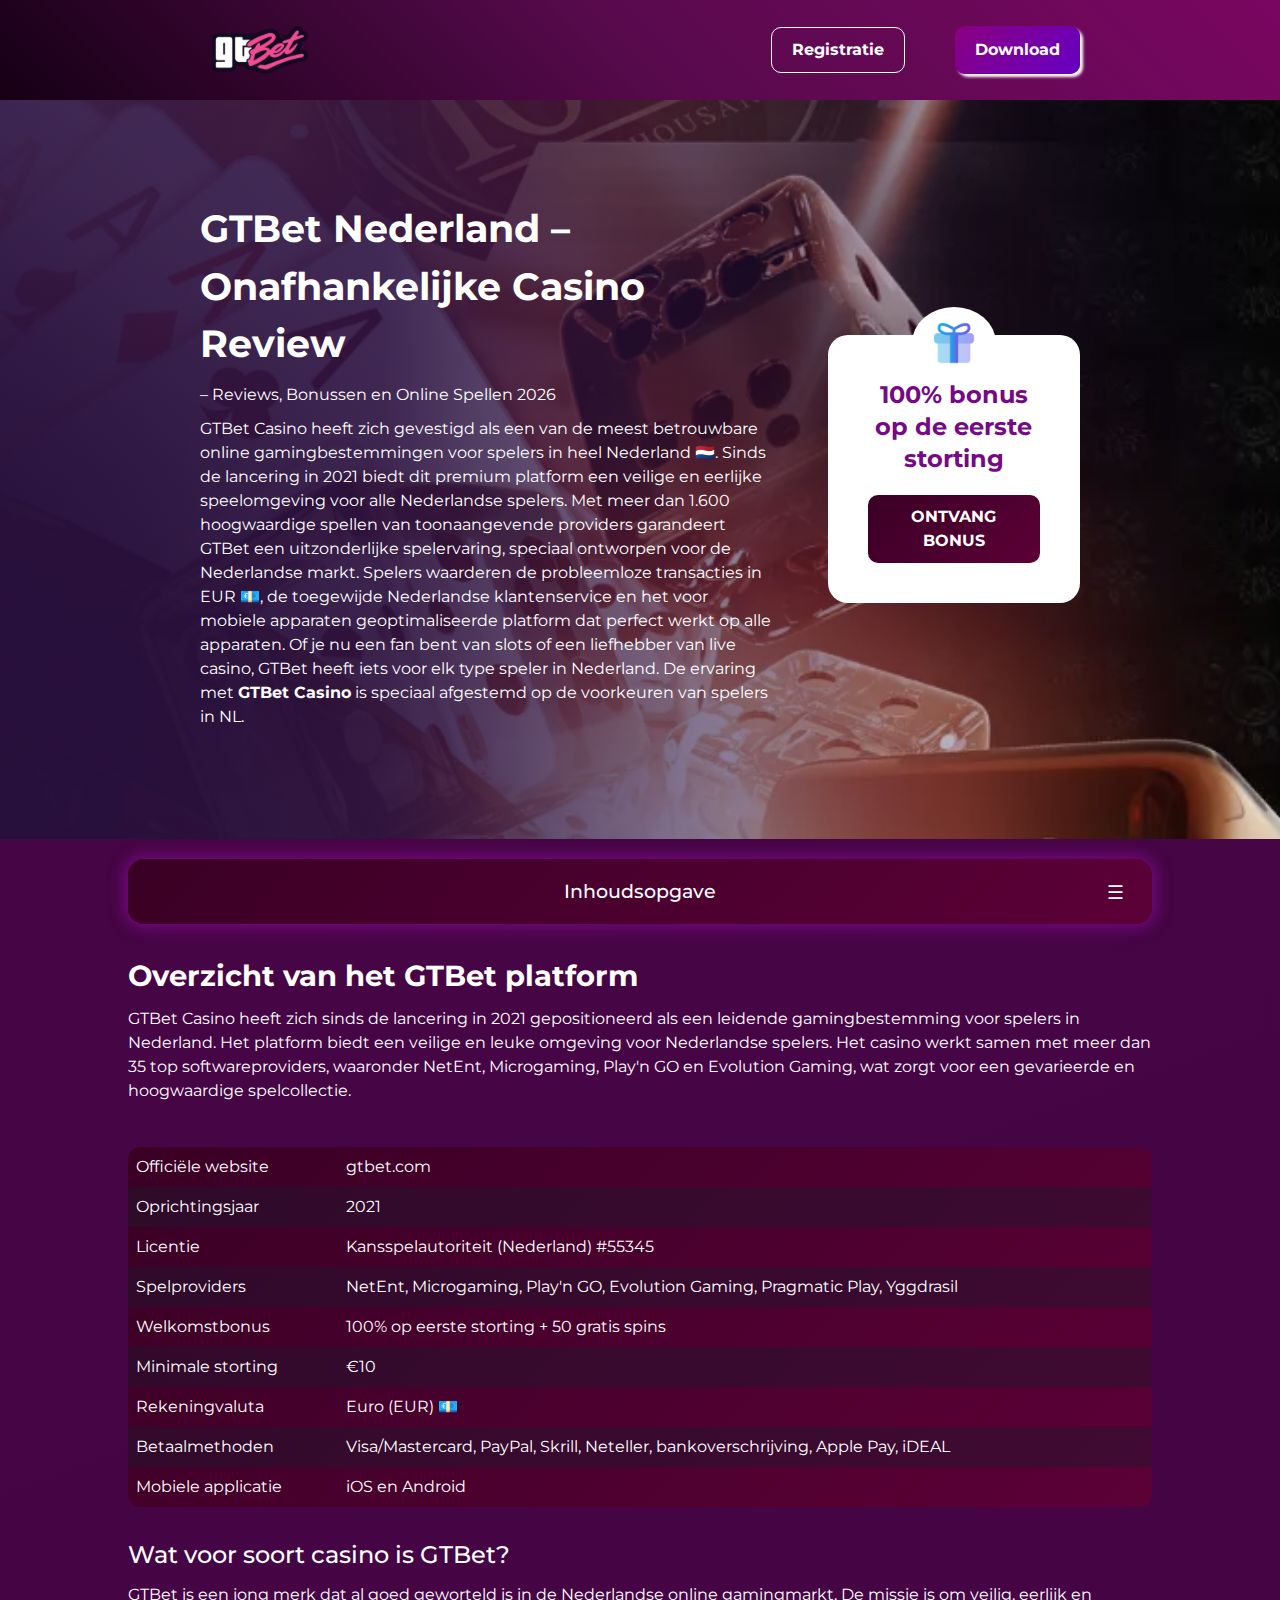
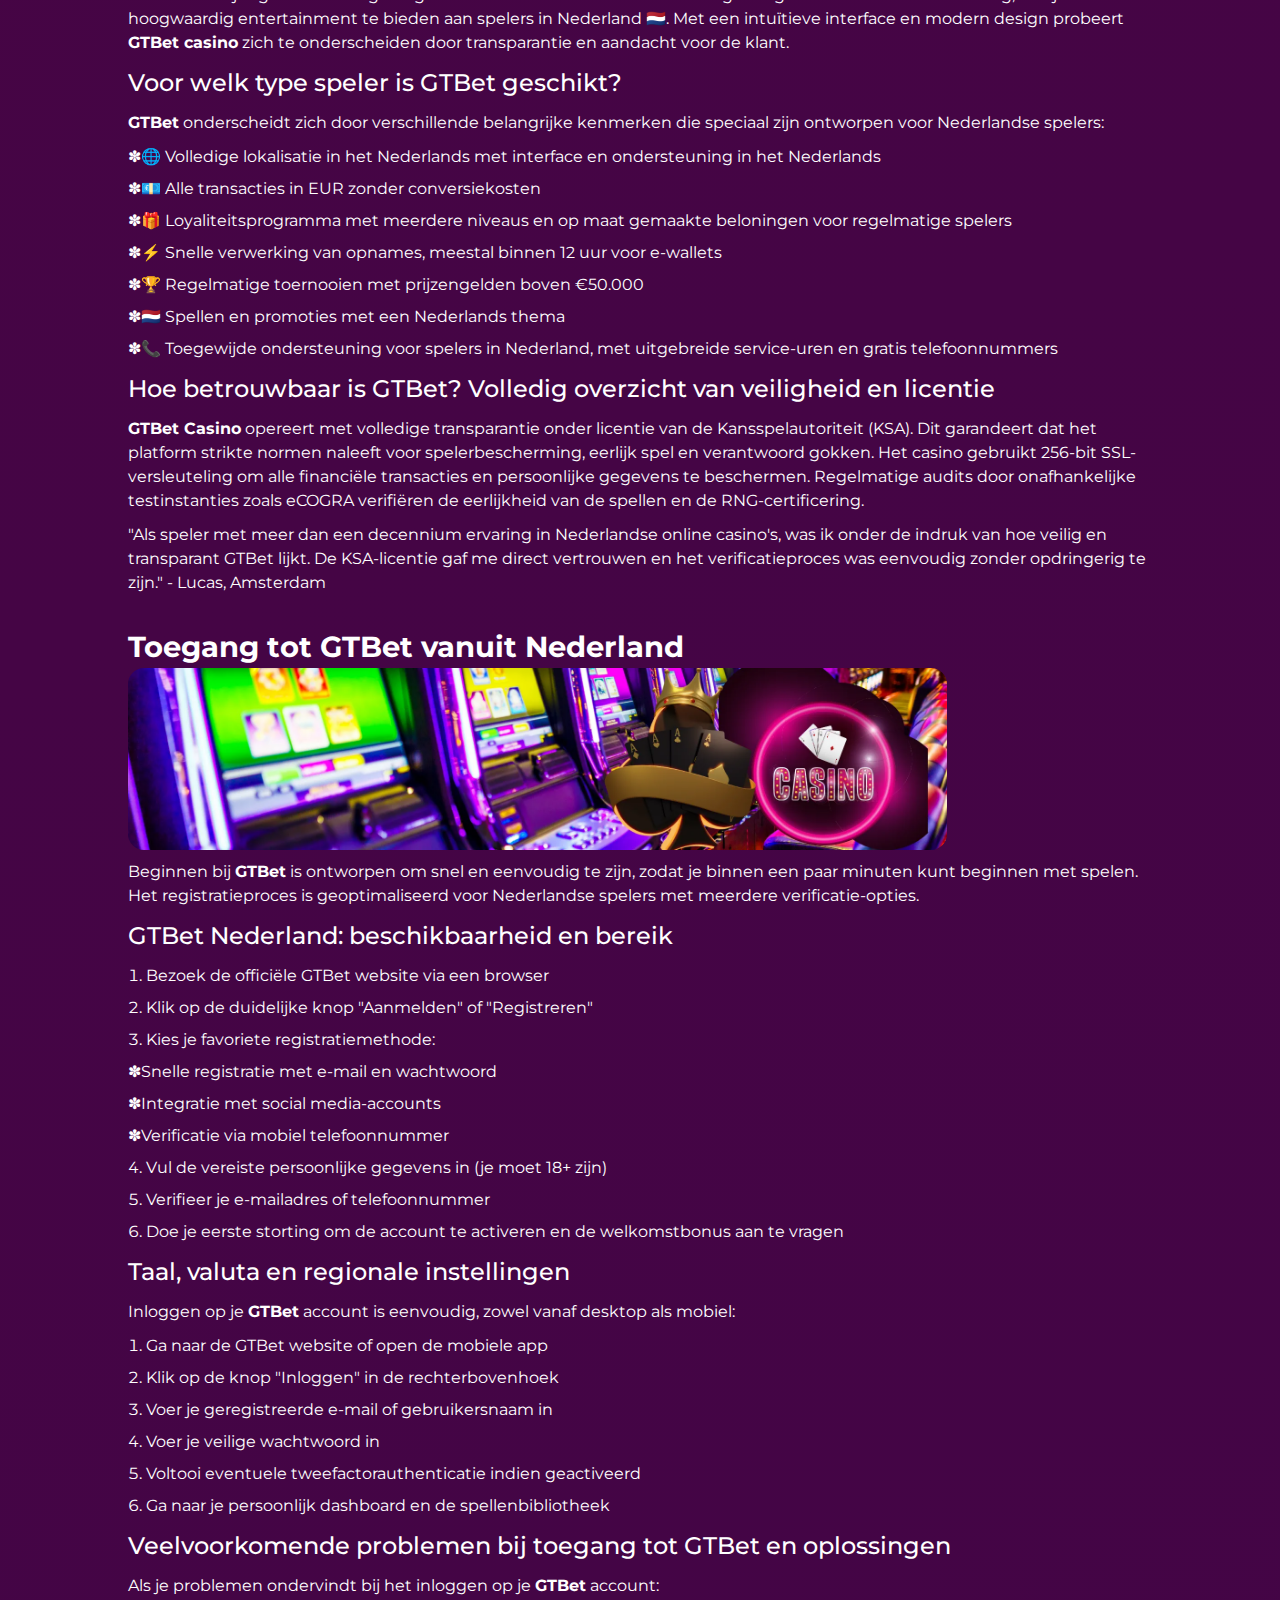
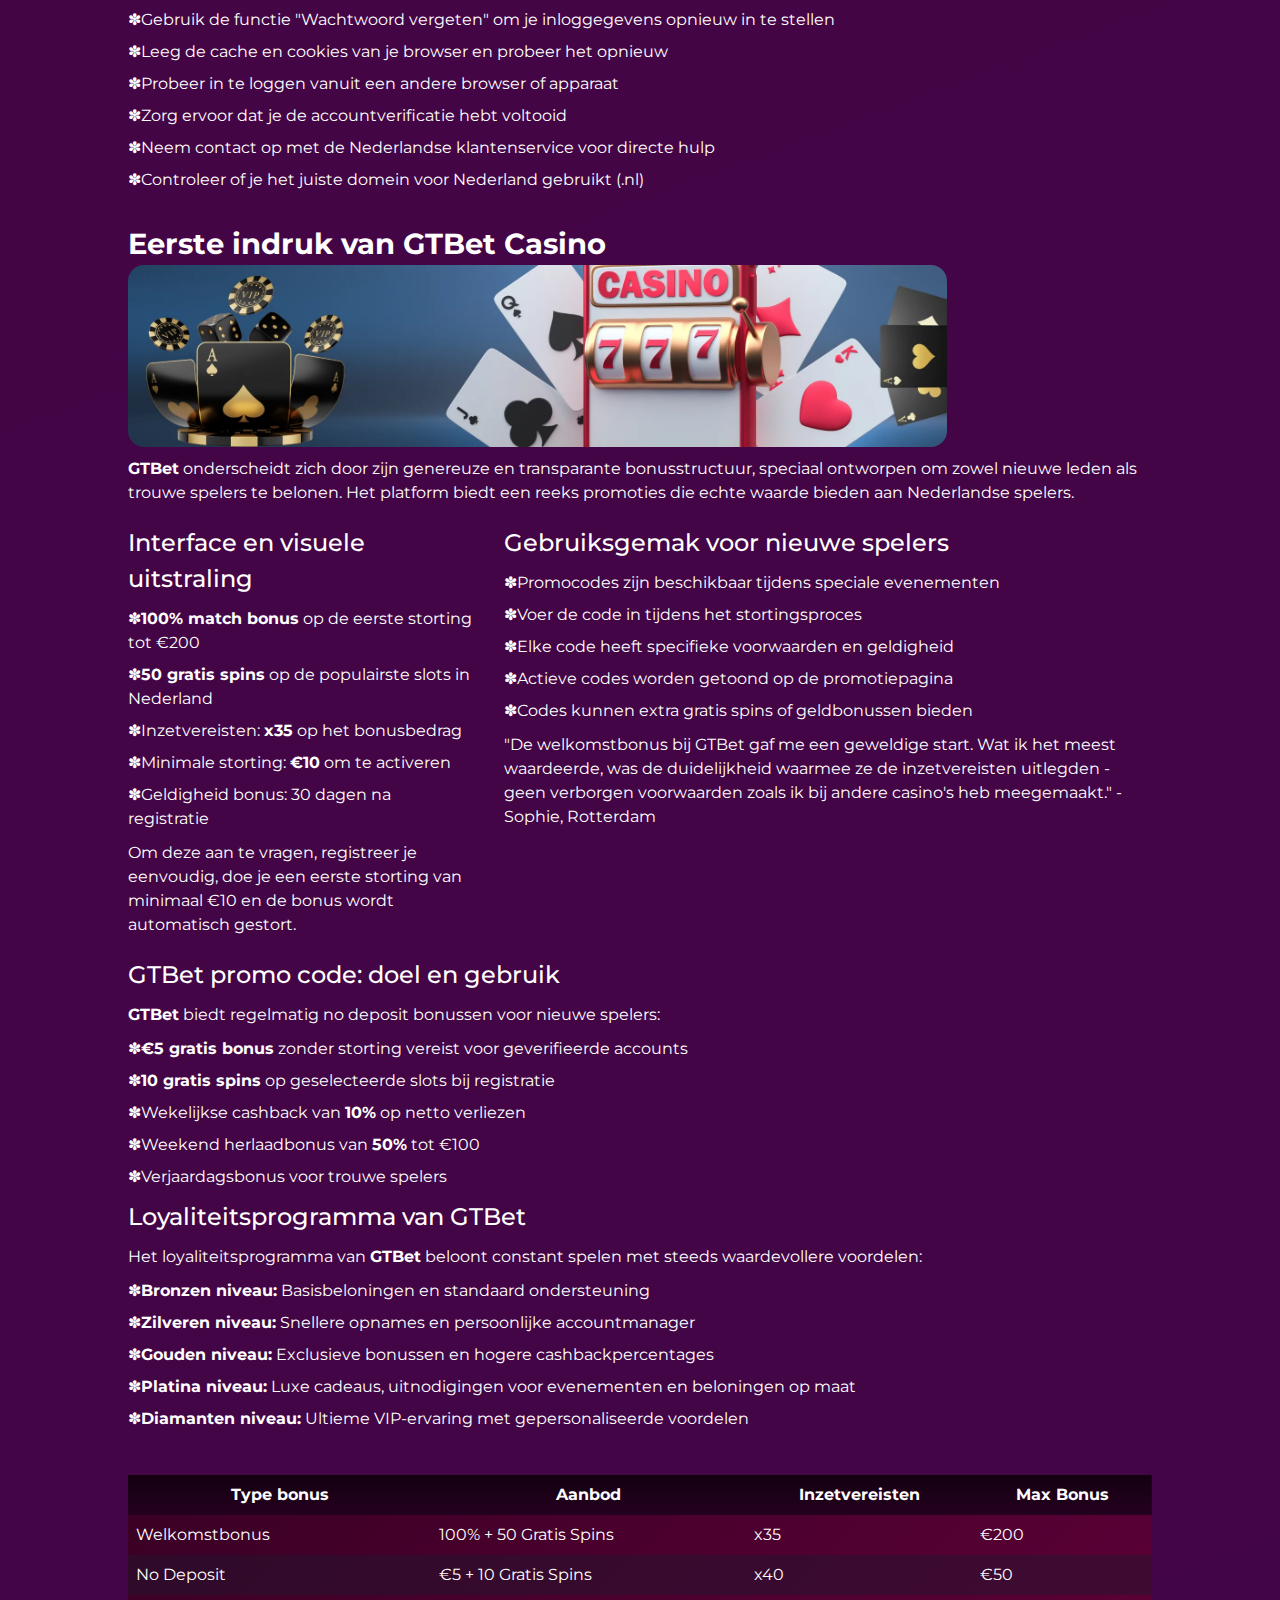
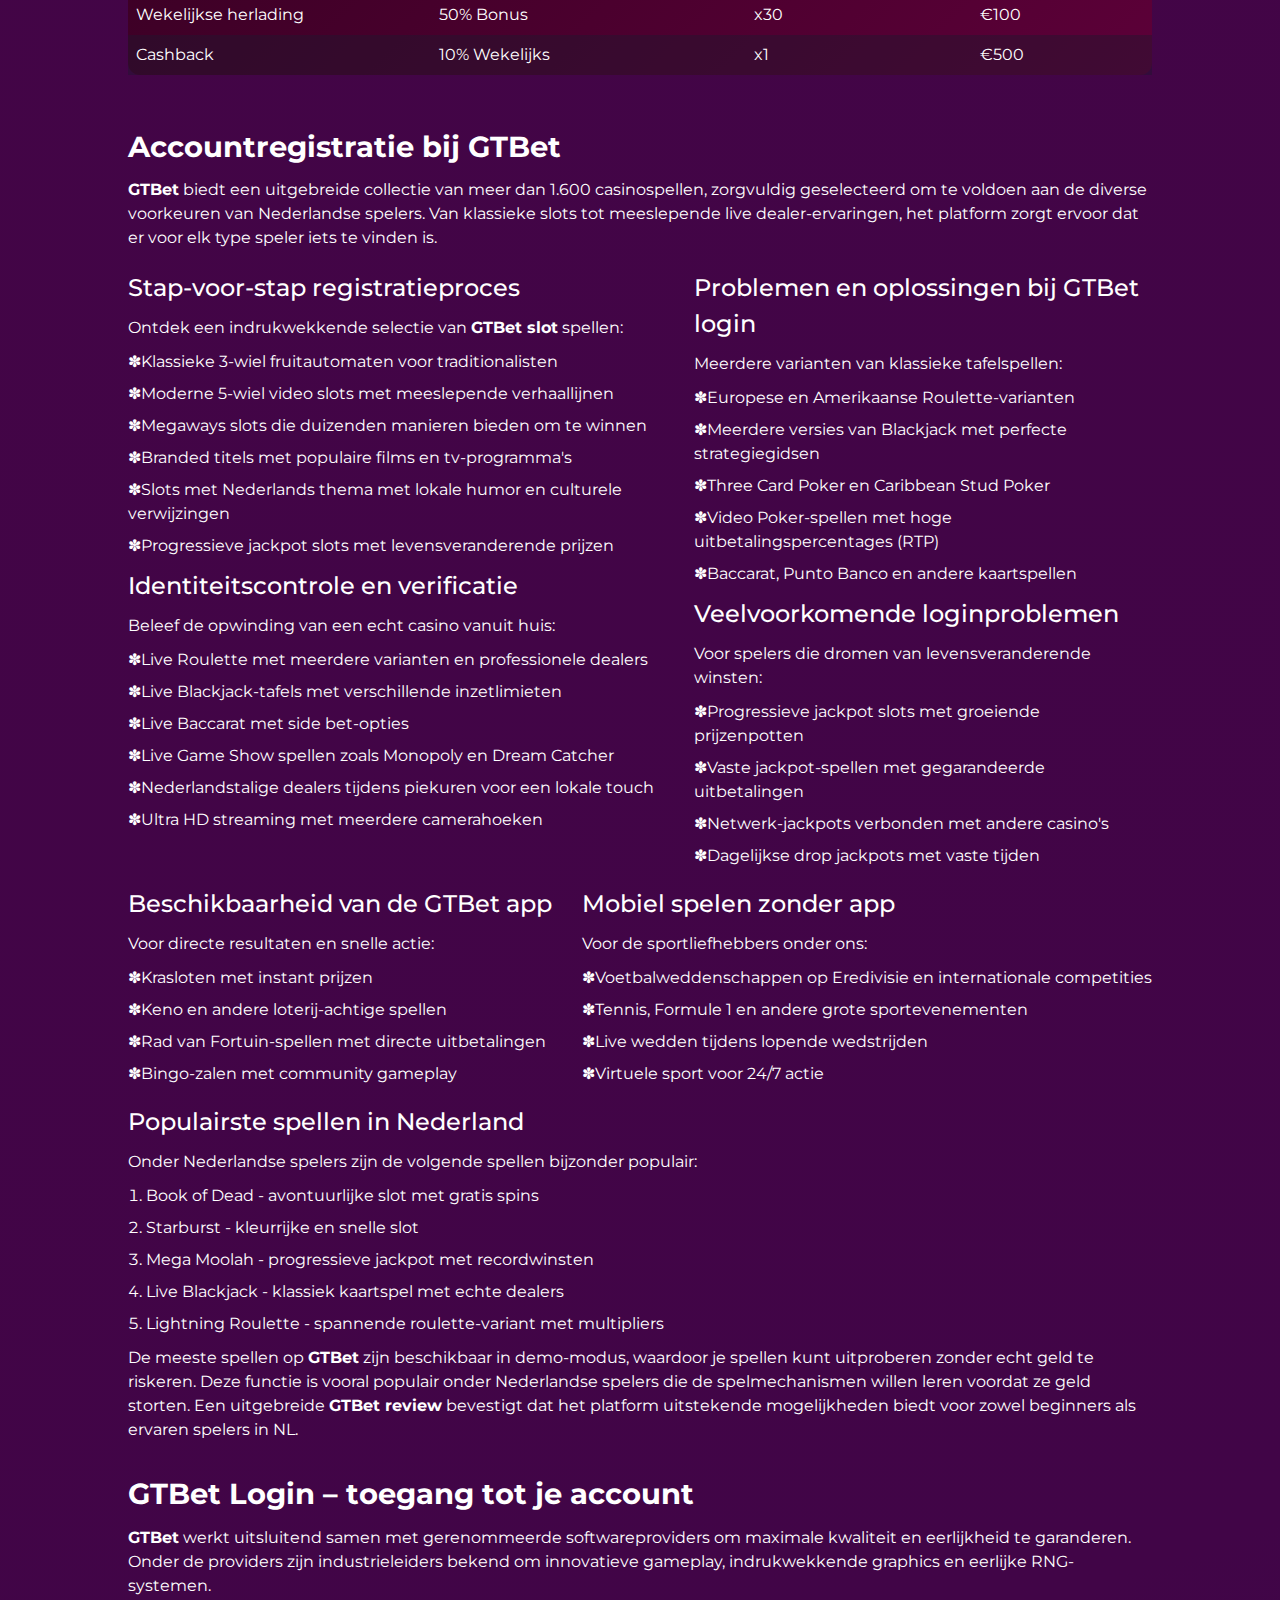
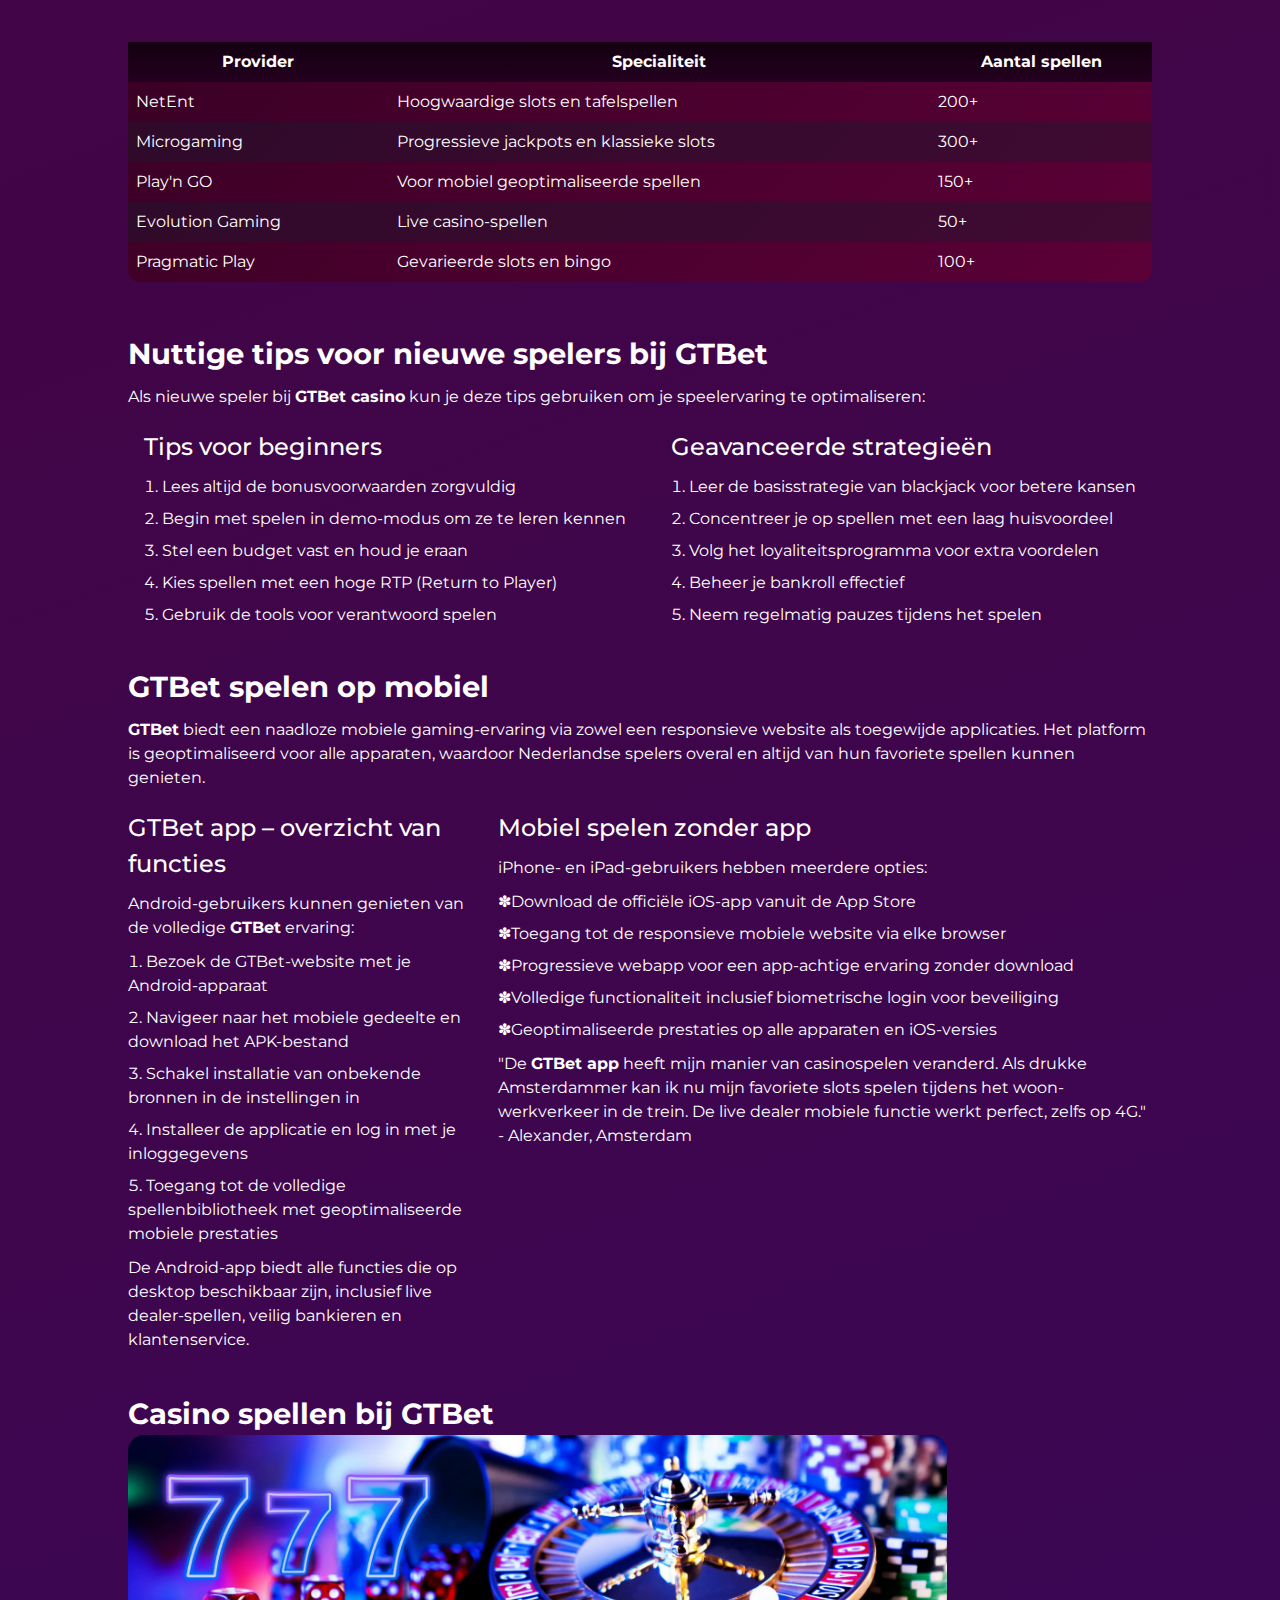
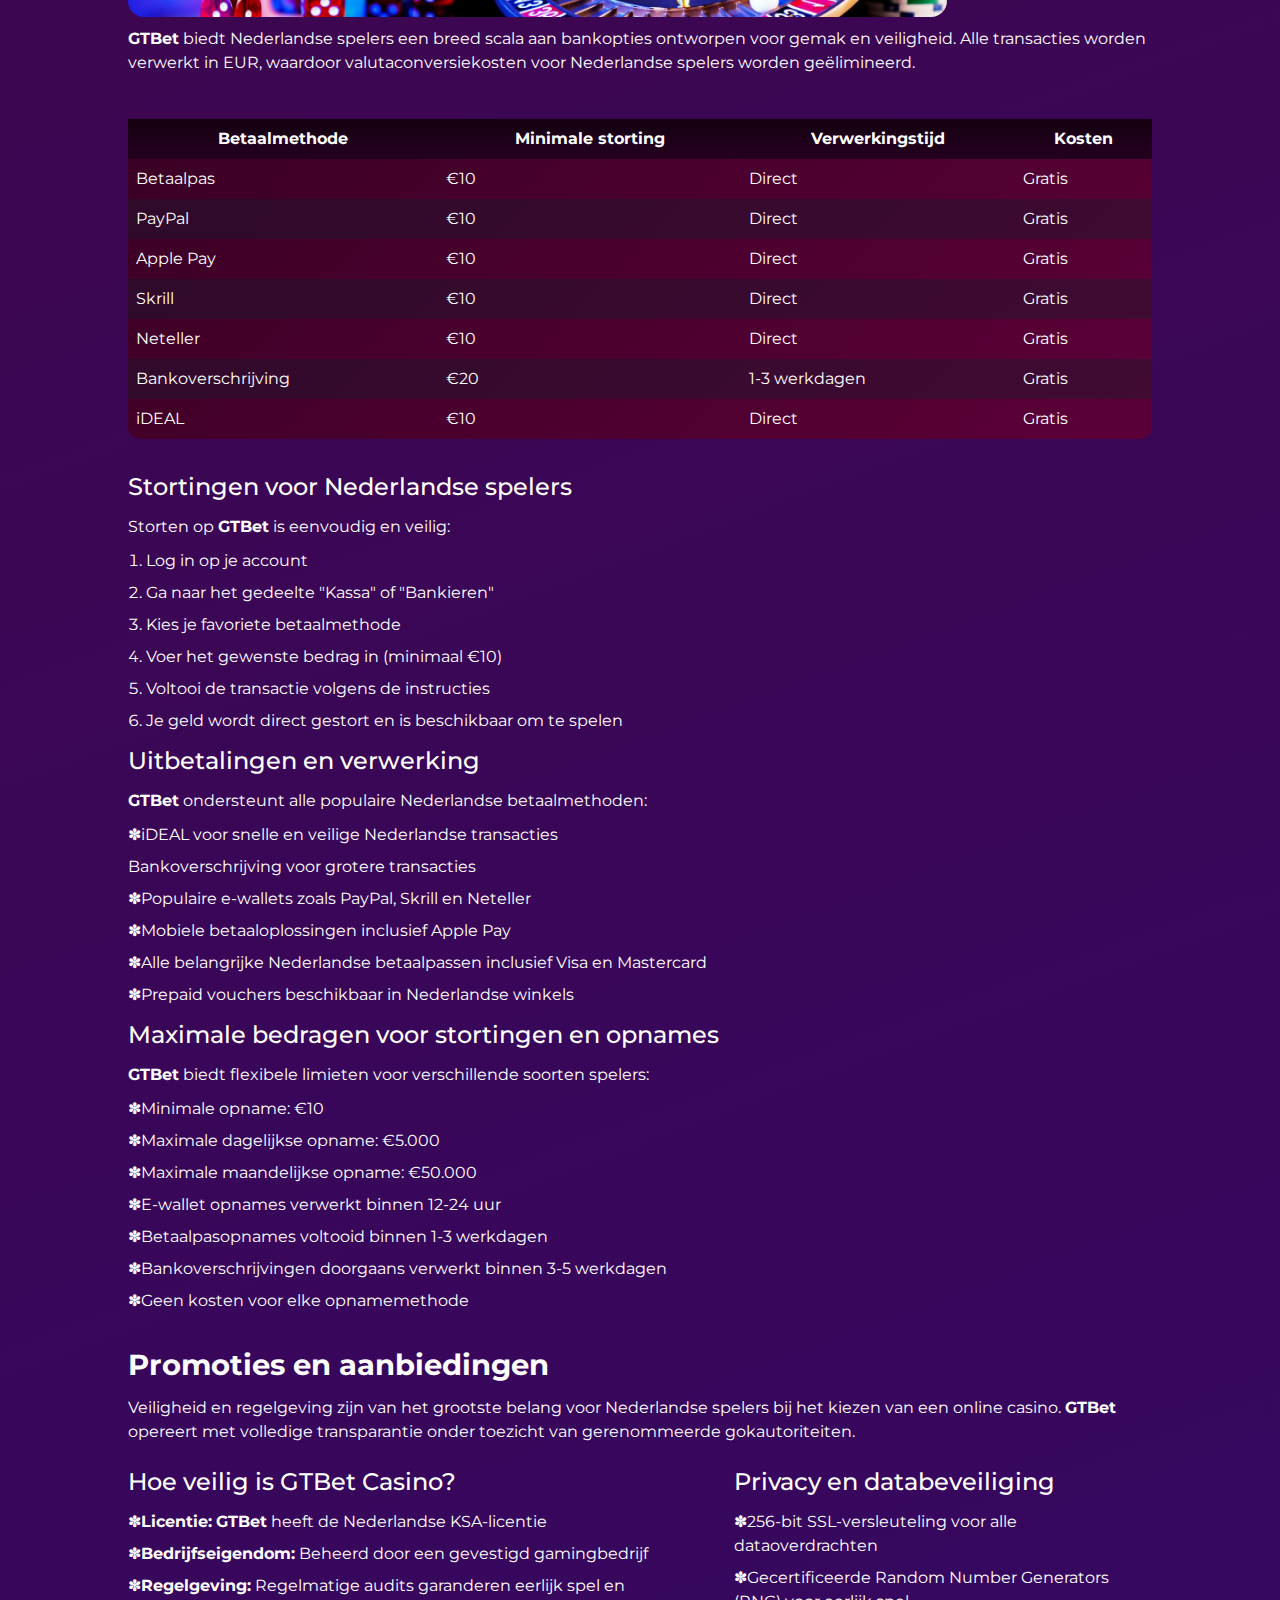
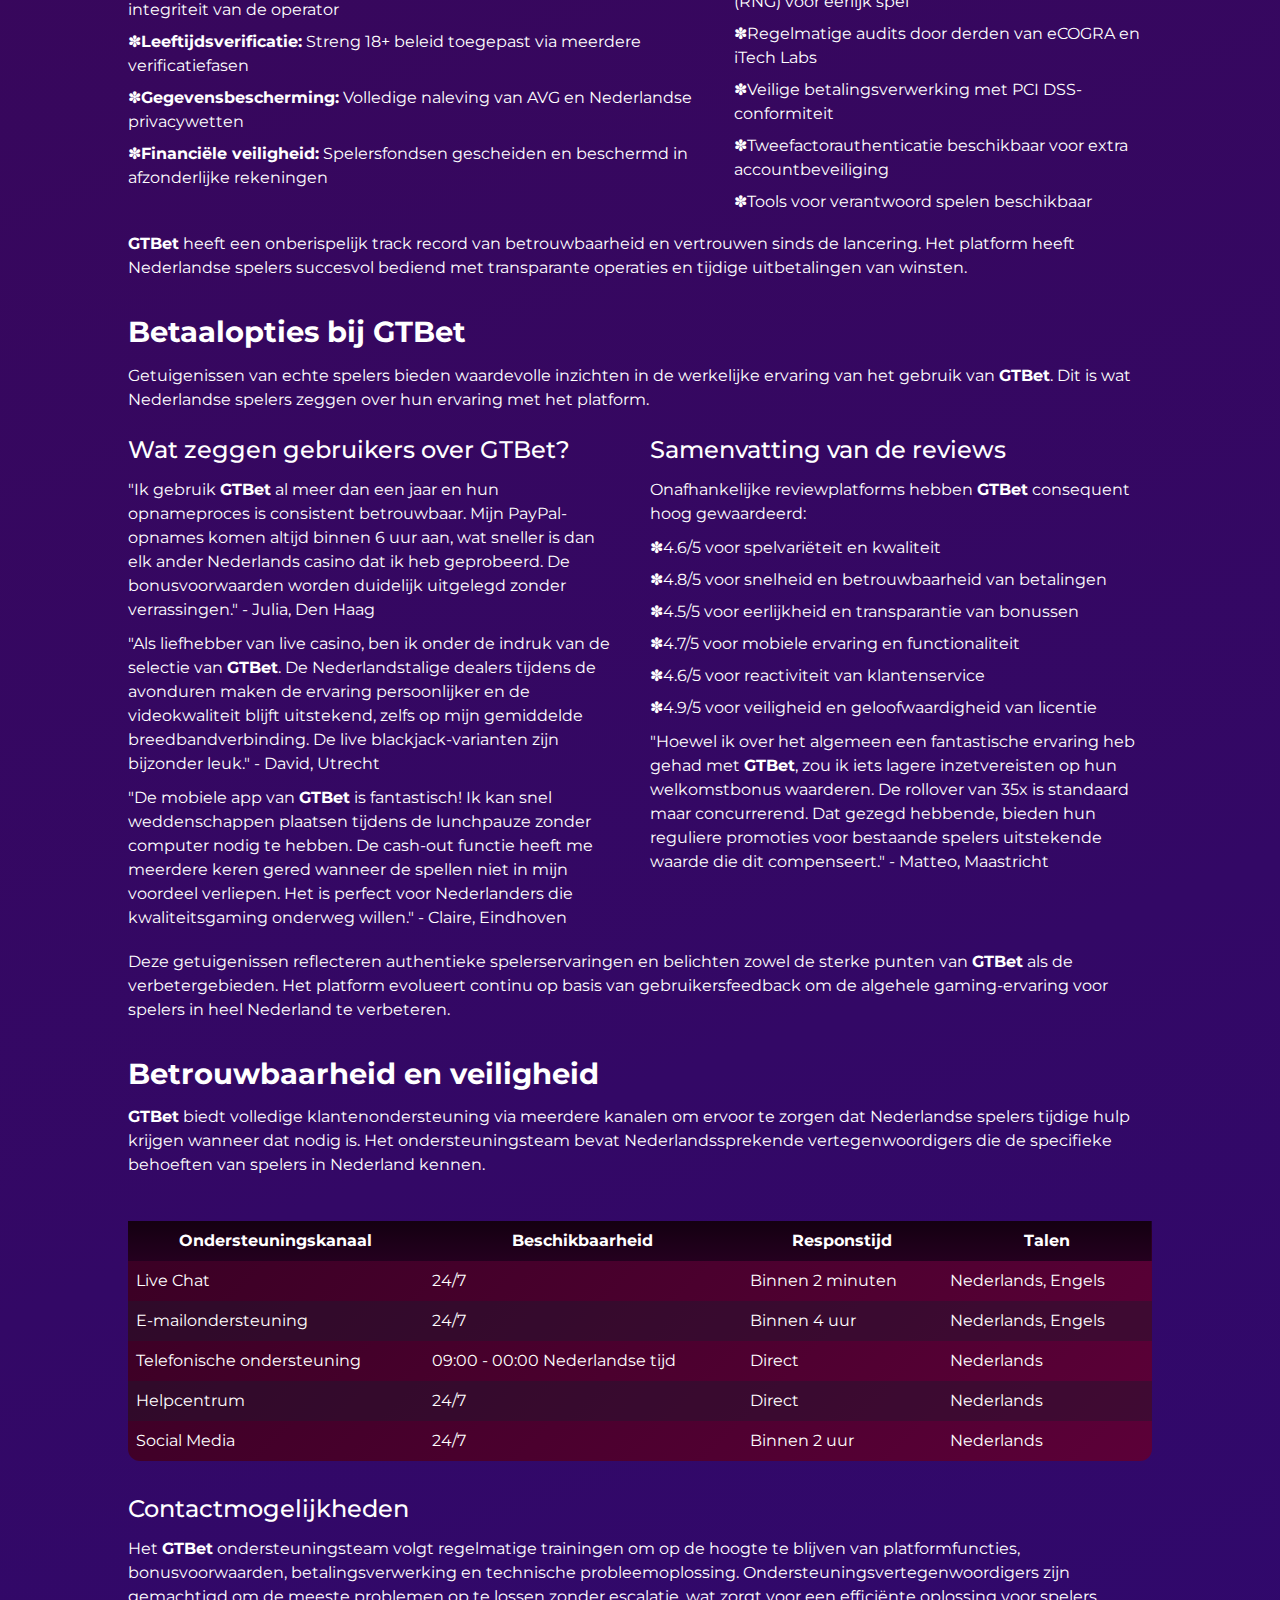
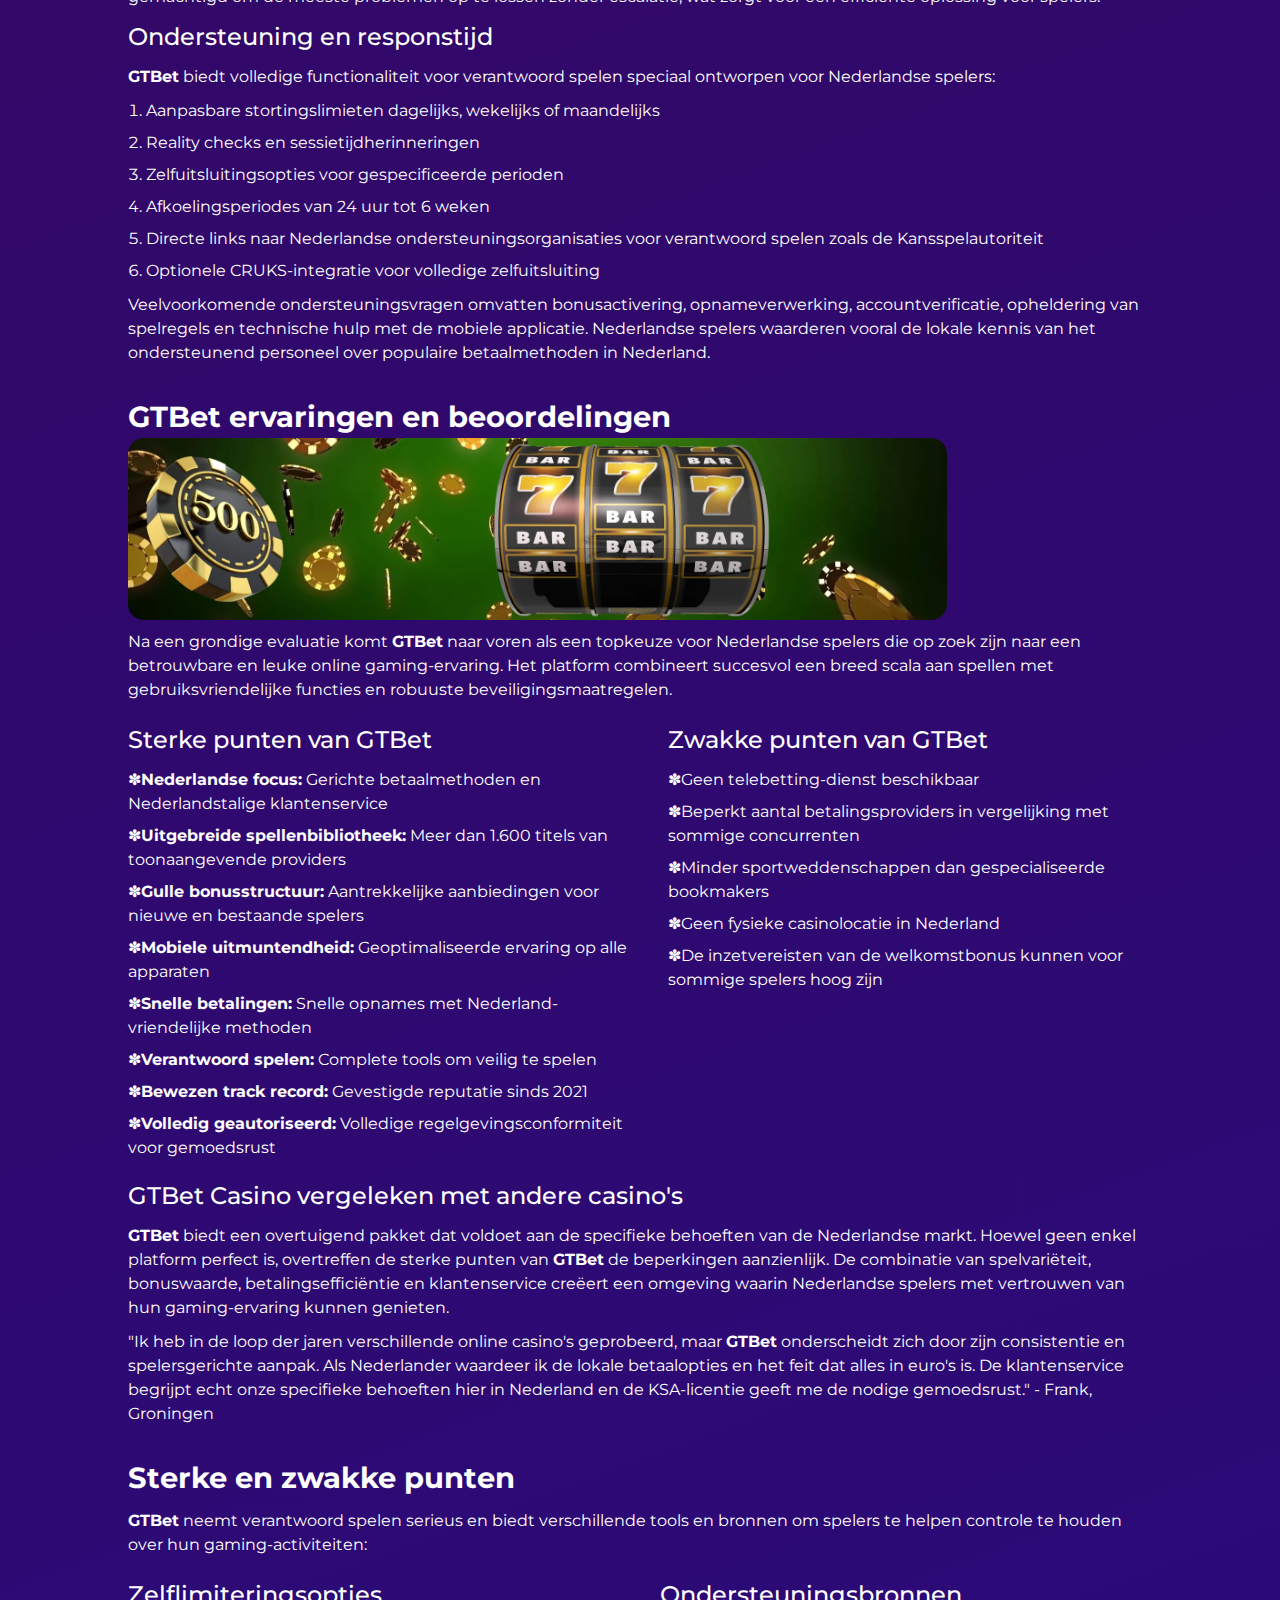
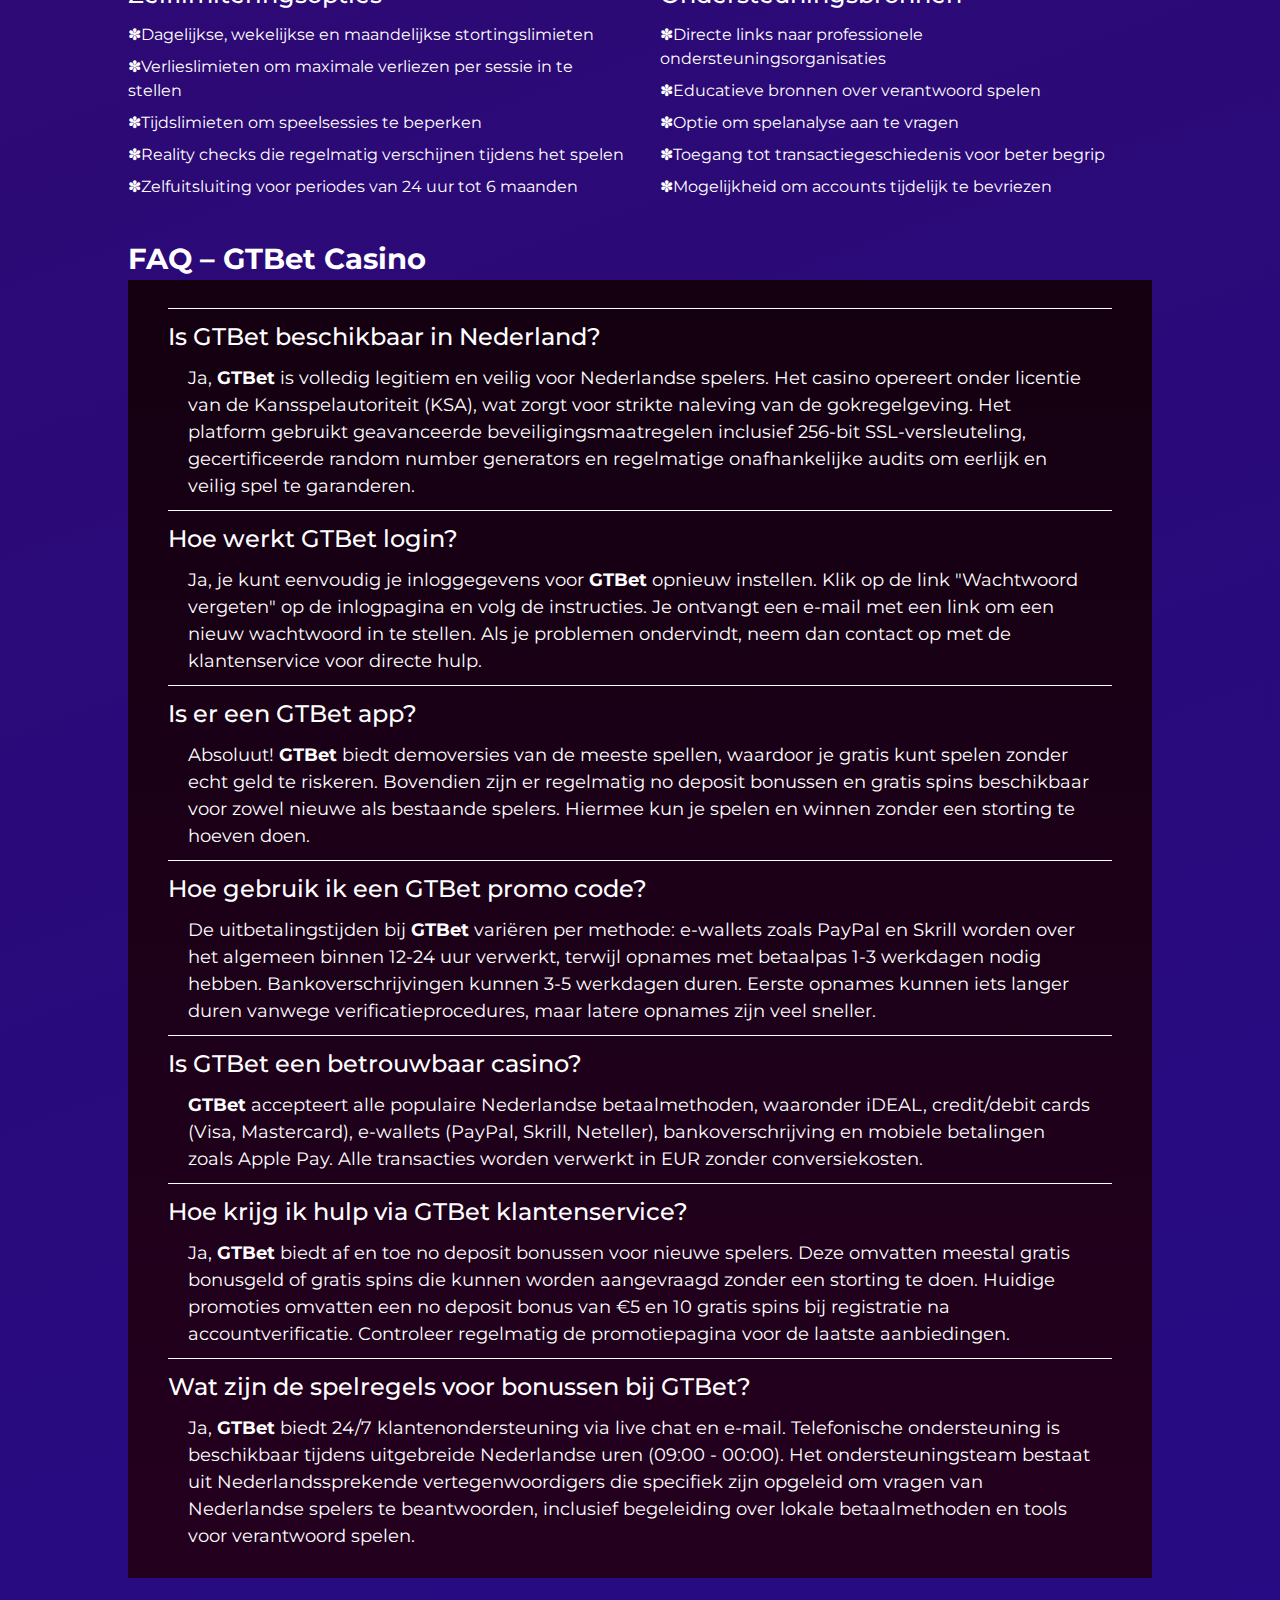
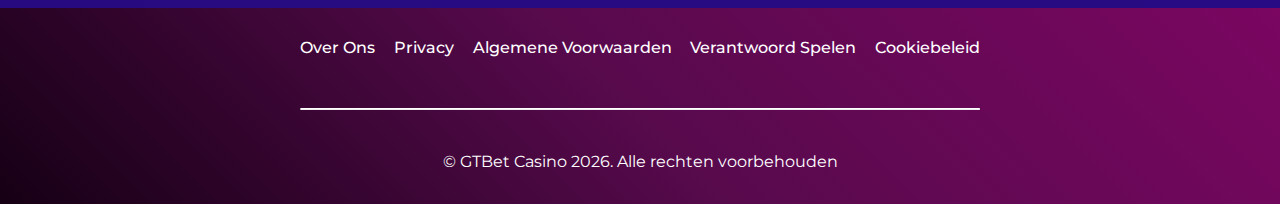
<file: index.html>
<!DOCTYPE html>
<html lang="nl">

<head>
    <meta charset="UTF-8">
    <meta name="viewport" content="width=device-width, initial-scale=1.0">
    <link rel="stylesheet" href="style.css">
    <link rel="shortcut icon" href="favicon.ico" type="image/x-icon">
    <title>GTBet Nederland | Casino Review, Promo Code & Login</title>
    <meta name="description"
        content="Complete gids over GTBet in Nederland: casino review, login, promo code, mobiele app, betalingen en betrouwbaarheid.">
    <meta name="googlebot" content="index,follow,noarchive">

    <link rel="alternate" hreflang="nl-NL" href="https://www.stanleyguard.nl/nl-nl/">
    <link rel="alternate" hreflang="x-default" href="https://www.stanleyguard.nl/">
    <link rel="canonical" href="https://www.stanleyguard.nl/nl-nl/">

    <meta property="og:type" content="website" />
    <meta property="og:title" content="GTBet Nederland | Casino Review, Promo Code & Login" />
    <meta property="og:description"
        content="Complete gids over GTBet in Nederland: casino review, login, promo code, mobiele app, betalingen en betrouwbaarheid." />
    <meta property="og:url" content="https://www.stanleyguard.nl/" />
    <meta property="og:site_name" content="GTBet Casino" />
    <meta property="og:image" content="https://www.stanleyguard.nl/img/1.webp" />
    <meta property="og:locale" content="nl_NL" />

    <meta name="twitter:card" content="summary_large_image" />
    <meta name="twitter:title" content="GTBet Nederland | Casino Review, Promo Code & Login" />
    <meta name="twitter:description"
        content="Complete gids over GTBet in Nederland: casino review, login, promo code, mobiele app, betalingen en betrouwbaarheid." />
    <meta name="twitter:image" content="https://www.stanleyguard.nl/img/1.webp" />

    <script type="application/ld+json">
    {
        "@context": "https://schema.org",
        "@type": "Article",
        "headline": "GTBet Nederland | Casino Review, Promo Code & Login",
        "description": "Complete gids over GTBet in Nederland: casino review, login, promo code, mobiele app, betalingen en betrouwbaarheid.",
        "mainEntityOfPage": {
            "@type": "WebPage",
            "@id": "https://www.stanleyguard.nl/"
        },
        "author": {
            "@type": "Person",
            "name": "Jan van der Meer",
            "url": "https://www.stanleyguard.nl/"
        },
        "publisher": {
            "@type": "Organization",
            "name": "GTBet Casino",
            "logo": {
                "@type": "ImageObject",
                "url": "https://www.stanleyguard.nl/img/logo.webp"
            }
        },
        "datePublished": "2026-01-22",
        "dateModified": "2026-01-22"
    }
    </script>

    <script type="application/ld+json">
    {
        "@context": "https://schema.org",
        "@type": "WebSite",
        "url": "https://www.stanleyguard.nl/",
        "name": "GTBet Casino",
        "description": "Online casino voor spelers in Nederland: GTBet review, spellen, bonussen en betalingen.",
        "inLanguage": "nl-NL"
    }
    </script>

    <script type="application/ld+json">
    {
        "@context": "https://schema.org",
        "@type": "BreadcrumbList",
        "itemListElement": [{
                "@type": "ListItem",
                "position": 1,
                "name": "Home",
                "item": "https://www.stanleyguard.nl/"
            },
            {
                "@type": "ListItem",
                "position": 2,
                "name": "🎰 +100%",
                "item": "https://www.stanleyguard.nl/"
            }
        ]
    }
    </script>

    <script type="application/ld+json">
    {
      "@context": "https://schema.org",
      "@type": "FAQPage",
      "mainEntity": [
        {
          "@type": "Question",
          "name": "Hoe registreer ik me bij GTBet Casino?",
          "acceptedAnswer": {
            "@type": "Answer",
            "text": "De registratie duurt 2 minuten: e-mail, telefoonnummer en wachtwoord. Directe verificatie."
          }
        },
        {
          "@type": "Question",
          "name": "Is er een mobiele app?",
          "acceptedAnswer": {
            "@type": "Answer",
            "text": "Ja, er is een app beschikbaar voor iOS en Android met alle spellen."
          }
        },
        {
          "@type": "Question",
          "name": "Hoe krijg ik de welkomstbonus?",
          "acceptedAnswer": {
            "@type": "Answer",
            "text": "Na registratie en eerste storting ontvang je tot 100% bonus."
          }
        },
        {
          "@type": "Question",
          "name": "Wat zijn de uitbetalingstijden?",
          "acceptedAnswer": {
            "@type": "Answer",
            "text": "Bankoverschrijving: 1-3 werkdagen, e-wallets: maximaal 24 uur."
          }
        }
      ]
    }
    </script>
</head>

<body>

    <header>
        <div class="logo">
            <a href="/"><img src="./img/logo.webp" alt="GTBet Casino logo" width="140" height="70"></a>
        </div>

        <div class="header-btn">
            <a href="/play/" rel="nofollow" content="noindex" class="h-violet-btn">Registratie</a>
            <a href="/play/" rel="nofollow" content="noindex" class="h-accent-btn">Download</a>
        </div>
    </header>

    <main>
        <div class="promo">
            <div class="promo-l">
                <h1>GTBet Nederland – Onafhankelijke Casino Review</h1>
                <p class="txt">
                    – Reviews, Bonussen en Online Spellen 2026
                </p>
                <p class="txt">
                    GTBet Casino heeft zich gevestigd als een van de meest betrouwbare online gamingbestemmingen voor
                    spelers in heel Nederland 🇳🇱. Sinds de lancering in 2021 biedt dit premium platform een veilige en
                    eerlijke speelomgeving voor alle Nederlandse spelers. Met meer dan 1.600 hoogwaardige spellen van
                    toonaangevende providers garandeert GTBet een uitzonderlijke spelervaring, speciaal ontworpen voor
                    de Nederlandse markt. Spelers waarderen de probleemloze transacties in EUR 💶, de toegewijde
                    Nederlandse klantenservice en het voor mobiele apparaten geoptimaliseerde platform dat perfect werkt
                    op alle apparaten. Of je nu een fan bent van slots of een liefhebber van live casino, GTBet heeft
                    iets voor elk type speler in Nederland. De ervaring met <strong>GTBet Casino</strong> is speciaal
                    afgestemd op de voorkeuren van spelers in NL.
                </p>
            </div>

            <div class="promo-gift">
                <div class="gift-box">
                    <img class="gift-zoom" src="./img/gift.webp" alt="bonus cadeau" width="50" height="50">
                </div>

                <p class="txt-accent">
                    100% bonus op de eerste storting
                </p>

                <a href="/play/" rel="nofollow" content="noindex" class="btn-accent">Ontvang Bonus</a>
            </div>
        </div>

        <div class="wrapper">
            <div class="navigation">
                <input type="checkbox" id="toggle-nav" hidden>
                <label for="toggle-nav" class="txt-nav">Inhoudsopgave</label>

                <ul class="nav-list">
                    <li class="nav-item"><a href="#review">Overzicht van het GTBet platform</a></li>
                    <li class="nav-item"><a href="#inscription">Toegang tot GTBet vanuit Nederland</a></li>
                    <li class="nav-item"><a href="#bonus">Eerste indruk van GTBet Casino</a></li>
                    <li class="nav-item"><a href="#jeux">Accountregistratie bij GTBet</a></li>
                    <li class="nav-item"><a href="#prestataires">GTBet Login – toegang tot je account</a></li>
                    <li class="nav-item"><a href="#conseils">GTBet spelen op mobiel</a></li>
                    <li class="nav-item"><a href="#mobile">Casino spellen bij GTBet</a></li>
                    <li class="nav-item"><a href="#demo">Promoties en aanbiedingen</a></li>
                    <li class="nav-item"><a href="#deposit">Betaalopties bij GTBet</a></li>
                    <li class="nav-item"><a href="#withdrawal">Betrouwbaarheid en veiligheid</a></li>
                    <li class="nav-item"><a href="#limites">GTBet ervaringen en beoordelingen</a></li>
                    <li class="nav-item"><a href="#limites">Sterke en zwakke punten</a></li>
                    <li class="nav-item"><a href="#limites">Klantenservice van GTBet</a></li>
                    <li class="nav-item"><a href="#limites">Conclusie over GTBet Casino</a></li>
                    <li class="nav-item"><a href="#limites">FAQ – GTBet Casino</a></li>
                </ul>
            </div>

            <div class="container" id="review">
                <h2>Overzicht van het GTBet platform</h2>
                <p class="txt">
                    GTBet Casino heeft zich sinds de lancering in 2021 gepositioneerd als een leidende gamingbestemming
                    voor spelers in Nederland. Het platform biedt een veilige en leuke omgeving voor Nederlandse
                    spelers. Het casino werkt samen met meer dan 35 top softwareproviders, waaronder NetEnt,
                    Microgaming, Play'n GO en Evolution Gaming, wat zorgt voor een gevarieerde en hoogwaardige
                    spelcollectie.
                </p>

                <div class="table-wrapper">
                    <table>
                        <tbody>
                            <tr>
                                <td>Officiële website</td>
                                <td>gtbet.com</td>
                            </tr>
                            <tr>
                                <td>Oprichtingsjaar</td>
                                <td>2021</td>
                            </tr>
                            <tr>
                                <td>Licentie</td>
                                <td>Kansspelautoriteit (Nederland) #55345</td>
                            </tr>
                            <tr>
                                <td>Spelproviders</td>
                                <td>NetEnt, Microgaming, Play'n GO, Evolution Gaming, Pragmatic Play, Yggdrasil</td>
                            </tr>
                            <tr>
                                <td>Welkomstbonus</td>
                                <td>100% op eerste storting + 50 gratis spins</td>
                            </tr>
                            <tr>
                                <td>Minimale storting</td>
                                <td>€10</td>
                            </tr>
                            <tr>
                                <td>Rekeningvaluta</td>
                                <td>Euro (EUR) 💶</td>
                            </tr>
                            <tr>
                                <td>Betaalmethoden</td>
                                <td>Visa/Mastercard, PayPal, Skrill, Neteller, bankoverschrijving, Apple Pay, iDEAL
                                </td>
                            </tr>
                            <tr>
                                <td>Mobiele applicatie</td>
                                <td>iOS en Android</td>
                            </tr>
                        </tbody>
                    </table>
                </div>

                <h3>Wat voor soort casino is GTBet?</h3>
                <p class="txt">
                    GTBet is een jong merk dat al goed geworteld is in de Nederlandse online gamingmarkt. De missie is
                    om veilig, eerlijk en hoogwaardig entertainment te bieden aan spelers in Nederland 🇳🇱. Met een
                    intuïtieve interface en modern design probeert <strong>GTBet casino</strong> zich te onderscheiden
                    door transparantie en aandacht voor de klant.
                </p>

                <h3>Voor welk type speler is GTBet geschikt?</h3>
                <p class="txt">
                    <strong>GTBet</strong> onderscheidt zich door verschillende belangrijke kenmerken die speciaal zijn
                    ontworpen voor Nederlandse spelers:
                </p>
                <ul>
                    <li>🌐 Volledige lokalisatie in het Nederlands met interface en ondersteuning in het Nederlands</li>
                    <li>💶 Alle transacties in EUR zonder conversiekosten</li>
                    <li>🎁 Loyaliteitsprogramma met meerdere niveaus en op maat gemaakte beloningen voor regelmatige
                        spelers</li>
                    <li>⚡ Snelle verwerking van opnames, meestal binnen 12 uur voor e-wallets</li>
                    <li>🏆 Regelmatige toernooien met prijzengelden boven €50.000</li>
                    <li>🇳🇱 Spellen en promoties met een Nederlands thema</li>
                    <li>📞 Toegewijde ondersteuning voor spelers in Nederland, met uitgebreide service-uren en gratis
                        telefoonnummers</li>
                </ul>

                <h3>Hoe betrouwbaar is GTBet? Volledig overzicht van veiligheid en licentie</h3>
                <p class="txt">
                    <strong>GTBet Casino</strong> opereert met volledige transparantie onder licentie van de
                    Kansspelautoriteit (KSA). Dit garandeert dat het platform strikte normen naleeft voor
                    spelerbescherming, eerlijk spel en verantwoord gokken. Het casino gebruikt 256-bit SSL-versleuteling
                    om alle financiële transacties en persoonlijke gegevens te beschermen. Regelmatige audits door
                    onafhankelijke testinstanties zoals eCOGRA verifiëren de eerlijkheid van de spellen en de
                    RNG-certificering.
                </p>
                <p class="txt">
                    "Als speler met meer dan een decennium ervaring in Nederlandse online casino's, was ik onder de
                    indruk van hoe veilig en transparant GTBet lijkt. De KSA-licentie gaf me direct vertrouwen en het
                    verificatieproces was eenvoudig zonder opdringerig te zijn." - Lucas, Amsterdam
                </p>
            </div>

            <div class="container" id="inscription">
                <h2>Toegang tot GTBet vanuit Nederland</h2>
                <img src="./img/3.webp" alt="GTBet Registratie" width="1000" height="800">
                <p class="txt">
                    Beginnen bij <strong>GTBet</strong> is ontworpen om snel en eenvoudig te zijn, zodat je binnen een
                    paar minuten kunt beginnen met spelen. Het registratieproces is geoptimaliseerd voor Nederlandse
                    spelers met meerdere verificatie-opties.
                </p>

                <h3>GTBet Nederland: beschikbaarheid en bereik</h3>
                <ol>
                    <li>Bezoek de officiële GTBet website via een browser</li>
                    <li>Klik op de duidelijke knop "Aanmelden" of "Registreren"</li>
                    <li>Kies je favoriete registratiemethode:
                        <ul>
                            <li>Snelle registratie met e-mail en wachtwoord</li>
                            <li>Integratie met social media-accounts</li>
                            <li>Verificatie via mobiel telefoonnummer</li>
                        </ul>
                    </li>
                    <li>Vul de vereiste persoonlijke gegevens in (je moet 18+ zijn)</li>
                    <li>Verifieer je e-mailadres of telefoonnummer</li>
                    <li>Doe je eerste storting om de account te activeren en de welkomstbonus aan te vragen</li>
                </ol>

                <h3>Taal, valuta en regionale instellingen</h3>
                <p class="txt">
                    Inloggen op je <strong>GTBet</strong> account is eenvoudig, zowel vanaf desktop als mobiel:
                </p>
                <ol>
                    <li>Ga naar de GTBet website of open de mobiele app</li>
                    <li>Klik op de knop "Inloggen" in de rechterbovenhoek</li>
                    <li>Voer je geregistreerde e-mail of gebruikersnaam in</li>
                    <li>Voer je veilige wachtwoord in</li>
                    <li>Voltooi eventuele tweefactorauthenticatie indien geactiveerd</li>
                    <li>Ga naar je persoonlijk dashboard en de spellenbibliotheek</li>
                </ol>

                <h3>Veelvoorkomende problemen bij toegang tot GTBet en oplossingen</h3>
                <p class="txt">
                    Als je problemen ondervindt bij het inloggen op je <strong>GTBet</strong> account:
                </p>
                <ul>
                    <li>Gebruik de functie "Wachtwoord vergeten" om je inloggegevens opnieuw in te stellen</li>
                    <li>Leeg de cache en cookies van je browser en probeer het opnieuw</li>
                    <li>Probeer in te loggen vanuit een andere browser of apparaat</li>
                    <li>Zorg ervoor dat je de accountverificatie hebt voltooid</li>
                    <li>Neem contact op met de Nederlandse klantenservice voor directe hulp</li>
                    <li>Controleer of je het juiste domein voor Nederland gebruikt (.nl)</li>
                </ul>
            </div>

            <div class="container" id="bonus">
                <h2>Eerste indruk van GTBet Casino</h2>
                <img src="./img/1.webp" alt="GTBet Bonus" width="1000" height="800">
                <p class="txt">
                    <strong>GTBet</strong> onderscheidt zich door zijn genereuze en transparante bonusstructuur,
                    speciaal ontworpen om zowel nieuwe leden als trouwe spelers te belonen. Het platform biedt een reeks
                    promoties die echte waarde bieden aan Nederlandse spelers.
                </p>

                <div class="promoties-bonus">
                    <div>
                        <h3>Interface en visuele uitstraling</h3>
                        <ul>
                            <li><strong>100% match bonus</strong> op de eerste storting tot €200</li>
                            <li><strong>50 gratis spins</strong> op de populairste slots in Nederland</li>
                            <li>Inzetvereisten: <strong>x35</strong> op het bonusbedrag</li>
                            <li>Minimale storting: <strong>€10</strong> om te activeren</li>
                            <li>Geldigheid bonus: 30 dagen na registratie</li>
                        </ul>
                        <p class="txt">
                            Om deze aan te vragen, registreer je eenvoudig, doe je een eerste storting van minimaal €10
                            en de bonus wordt automatisch gestort.
                        </p>
                    </div>

                    <div>
                        <h3>Gebruiksgemak voor nieuwe spelers</h3>
                        <ul>
                            <li>Promocodes zijn beschikbaar tijdens speciale evenementen</li>
                            <li>Voer de code in tijdens het stortingsproces</li>
                            <li>Elke code heeft specifieke voorwaarden en geldigheid</li>
                            <li>Actieve codes worden getoond op de promotiepagina</li>
                            <li>Codes kunnen extra gratis spins of geldbonussen bieden</li>
                        </ul>
                        <p class="txt">
                            "De welkomstbonus bij GTBet gaf me een geweldige start. Wat ik het meest waardeerde, was de
                            duidelijkheid waarmee ze de inzetvereisten uitlegden - geen verborgen voorwaarden zoals ik
                            bij andere casino's heb meegemaakt." - Sophie, Rotterdam
                        </p>
                    </div>
                </div>

                <h3>GTBet promo code: doel en gebruik</h3>
                <p class="txt">
                    <strong>GTBet</strong> biedt regelmatig no deposit bonussen voor nieuwe spelers:
                </p>
                <ul>
                    <li><strong>€5 gratis bonus</strong> zonder storting vereist voor geverifieerde accounts</li>
                    <li><strong>10 gratis spins</strong> op geselecteerde slots bij registratie</li>
                    <li>Wekelijkse cashback van <strong>10%</strong> op netto verliezen</li>
                    <li>Weekend herlaadbonus van <strong>50%</strong> tot €100</li>
                    <li>Verjaardagsbonus voor trouwe spelers</li>
                </ul>

                <h3>Loyaliteitsprogramma van GTBet</h3>
                <p class="txt">
                    Het loyaliteitsprogramma van <strong>GTBet</strong> beloont constant spelen met steeds waardevollere
                    voordelen:
                </p>
                <ul>
                    <li><strong>Bronzen niveau:</strong> Basisbeloningen en standaard ondersteuning</li>
                    <li><strong>Zilveren niveau:</strong> Snellere opnames en persoonlijke accountmanager</li>
                    <li><strong>Gouden niveau:</strong> Exclusieve bonussen en hogere cashbackpercentages</li>
                    <li><strong>Platina niveau:</strong> Luxe cadeaus, uitnodigingen voor evenementen en beloningen op
                        maat</li>
                    <li><strong>Diamanten niveau:</strong> Ultieme VIP-ervaring met gepersonaliseerde voordelen</li>
                </ul>

                <div class="table-wrapper">
                    <table>
                        <thead>
                            <tr>
                                <th>Type bonus</th>
                                <th>Aanbod</th>
                                <th>Inzetvereisten</th>
                                <th>Max Bonus</th>
                            </tr>
                        </thead>
                        <tbody>
                            <tr>
                                <td>Welkomstbonus</td>
                                <td>100% + 50 Gratis Spins</td>
                                <td>x35</td>
                                <td>€200</td>
                            </tr>
                            <tr>
                                <td>No Deposit</td>
                                <td>€5 + 10 Gratis Spins</td>
                                <td>x40</td>
                                <td>€50</td>
                            </tr>
                            <tr>
                                <td>Wekelijkse herlading</td>
                                <td>50% Bonus</td>
                                <td>x30</td>
                                <td>€100</td>
                            </tr>
                            <tr>
                                <td>Cashback</td>
                                <td>10% Wekelijks</td>
                                <td>x1</td>
                                <td>€500</td>
                            </tr>
                        </tbody>
                    </table>
                </div>
            </div>

            <div class="container" id="jeux">
                <h2>Accountregistratie bij GTBet</h2>
                <p class="txt">
                    <strong>GTBet</strong> biedt een uitgebreide collectie van meer dan 1.600 casinospellen, zorgvuldig
                    geselecteerd om te voldoen aan de diverse voorkeuren van Nederlandse spelers. Van klassieke slots
                    tot meeslepende live dealer-ervaringen, het platform zorgt ervoor dat er voor elk type speler iets
                    te vinden is.
                </p>

                <div class="promoties-bonus">
                    <div>
                        <h3>Stap-voor-stap registratieproces</h3>
                        <p class="txt">
                            Ontdek een indrukwekkende selectie van <strong>GTBet slot</strong> spellen:
                        </p>
                        <ul>
                            <li>Klassieke 3-wiel fruitautomaten voor traditionalisten</li>
                            <li>Moderne 5-wiel video slots met meeslepende verhaallijnen</li>
                            <li>Megaways slots die duizenden manieren bieden om te winnen</li>
                            <li>Branded titels met populaire films en tv-programma's</li>
                            <li>Slots met Nederlands thema met lokale humor en culturele verwijzingen</li>
                            <li>Progressieve jackpot slots met levensveranderende prijzen</li>
                        </ul>

                        <h3>Identiteitscontrole en verificatie</h3>
                        <p class="txt">
                            Beleef de opwinding van een echt casino vanuit huis:
                        </p>
                        <ul>
                            <li>Live Roulette met meerdere varianten en professionele dealers</li>
                            <li>Live Blackjack-tafels met verschillende inzetlimieten</li>
                            <li>Live Baccarat met side bet-opties</li>
                            <li>Live Game Show spellen zoals Monopoly en Dream Catcher</li>
                            <li>Nederlandstalige dealers tijdens piekuren voor een lokale touch</li>
                            <li>Ultra HD streaming met meerdere camerahoeken</li>
                        </ul>
                    </div>

                    <div>
                        <h3>Problemen en oplossingen bij GTBet login</h3>
                        <p class="txt">
                            Meerdere varianten van klassieke tafelspellen:
                        </p>
                        <ul>
                            <li>Europese en Amerikaanse Roulette-varianten</li>
                            <li>Meerdere versies van Blackjack met perfecte strategiegidsen</li>
                            <li>Three Card Poker en Caribbean Stud Poker</li>
                            <li>Video Poker-spellen met hoge uitbetalingspercentages (RTP)</li>
                            <li>Baccarat, Punto Banco en andere kaartspellen</li>
                        </ul>

                        <h3>Veelvoorkomende loginproblemen</h3>
                        <p class="txt">
                            Voor spelers die dromen van levensveranderende winsten:
                        </p>
                        <ul>
                            <li>Progressieve jackpot slots met groeiende prijzenpotten</li>
                            <li>Vaste jackpot-spellen met gegarandeerde uitbetalingen</li>
                            <li>Netwerk-jackpots verbonden met andere casino's</li>
                            <li>Dagelijkse drop jackpots met vaste tijden</li>
                        </ul>
                    </div>
                </div>

                <div class="promoties-bonus">
                    <div>
                        <h3>Beschikbaarheid van de GTBet app</h3>
                        <p class="txt">
                            Voor directe resultaten en snelle actie:
                        </p>
                        <ul>
                            <li>Krasloten met instant prijzen</li>
                            <li>Keno en andere loterij-achtige spellen</li>
                            <li>Rad van Fortuin-spellen met directe uitbetalingen</li>
                            <li>Bingo-zalen met community gameplay</li>
                        </ul>
                    </div>

                    <div>
                        <h3>Mobiel spelen zonder app</h3>
                        <p class="txt">
                            Voor de sportliefhebbers onder ons:
                        </p>
                        <ul>
                            <li>Voetbalweddenschappen op Eredivisie en internationale competities</li>
                            <li>Tennis, Formule 1 en andere grote sportevenementen</li>
                            <li>Live wedden tijdens lopende wedstrijden</li>
                            <li>Virtuele sport voor 24/7 actie</li>
                        </ul>
                    </div>
                </div>

                <h3>Populairste spellen in Nederland</h3>
                <p class="txt">
                    Onder Nederlandse spelers zijn de volgende spellen bijzonder populair:
                </p>
                <ol>
                    <li>Book of Dead - avontuurlijke slot met gratis spins</li>
                    <li>Starburst - kleurrijke en snelle slot</li>
                    <li>Mega Moolah - progressieve jackpot met recordwinsten</li>
                    <li>Live Blackjack - klassiek kaartspel met echte dealers</li>
                    <li>Lightning Roulette - spannende roulette-variant met multipliers</li>
                </ol>

                <p class="txt">
                    De meeste spellen op <strong>GTBet</strong> zijn beschikbaar in demo-modus, waardoor je spellen kunt
                    uitproberen zonder echt geld te riskeren. Deze functie is vooral populair onder Nederlandse spelers
                    die de spelmechanismen willen leren voordat ze geld storten. Een uitgebreide <strong>GTBet
                        review</strong> bevestigt dat het platform uitstekende mogelijkheden biedt voor zowel beginners
                    als ervaren spelers in NL.
                </p>
            </div>

            <div class="container" id="prestataires">
                <h2>GTBet Login – toegang tot je account</h2>
                <p class="txt">
                    <strong>GTBet</strong> werkt uitsluitend samen met gerenommeerde softwareproviders om maximale
                    kwaliteit en eerlijkheid te garanderen. Onder de providers zijn industrieleiders bekend om
                    innovatieve gameplay, indrukwekkende graphics en eerlijke RNG-systemen.
                </p>

                <div class="table-wrapper">
                    <table>
                        <thead>
                            <tr>
                                <th>Provider</th>
                                <th>Specialiteit</th>
                                <th>Aantal spellen</th>
                            </tr>
                        </thead>
                        <tbody>
                            <tr>
                                <td>NetEnt</td>
                                <td>Hoogwaardige slots en tafelspellen</td>
                                <td>200+</td>
                            </tr>
                            <tr>
                                <td>Microgaming</td>
                                <td>Progressieve jackpots en klassieke slots</td>
                                <td>300+</td>
                            </tr>
                            <tr>
                                <td>Play'n GO</td>
                                <td>Voor mobiel geoptimaliseerde spellen</td>
                                <td>150+</td>
                            </tr>
                            <tr>
                                <td>Evolution Gaming</td>
                                <td>Live casino-spellen</td>
                                <td>50+</td>
                            </tr>
                            <tr>
                                <td>Pragmatic Play</td>
                                <td>Gevarieerde slots en bingo</td>
                                <td>100+</td>
                            </tr>
                        </tbody>
                    </table>
                </div>
            </div>

            <div class="container">
                <h2>Nuttige tips voor nieuwe spelers bij GTBet</h2>
                <p class="txt">
                    Als nieuwe speler bij <strong>GTBet casino</strong> kun je deze tips gebruiken om je speelervaring
                    te optimaliseren:
                </p>

                <div class="promoties-bonus">
                    <div>
                        <h3>Tips voor beginners</h3>
                        <ol>
                            <li>Lees altijd de bonusvoorwaarden zorgvuldig</li>
                            <li>Begin met spelen in demo-modus om ze te leren kennen</li>
                            <li>Stel een budget vast en houd je eraan</li>
                            <li>Kies spellen met een hoge RTP (Return to Player)</li>
                            <li>Gebruik de tools voor verantwoord spelen</li>
                        </ol>
                    </div>

                    <div>
                        <h3>Geavanceerde strategieën</h3>
                        <ol>
                            <li>Leer de basisstrategie van blackjack voor betere kansen</li>
                            <li>Concentreer je op spellen met een laag huisvoordeel</li>
                            <li>Volg het loyaliteitsprogramma voor extra voordelen</li>
                            <li>Beheer je bankroll effectief</li>
                            <li>Neem regelmatig pauzes tijdens het spelen</li>
                        </ol>
                    </div>
                </div>
            </div>

            <div class="container" id="prestataires">
                <h2>GTBet spelen op mobiel</h2>
                <p class="txt">
                    <strong>GTBet</strong> biedt een naadloze mobiele gaming-ervaring via zowel een responsieve website
                    als toegewijde applicaties. Het platform is geoptimaliseerd voor alle apparaten, waardoor
                    Nederlandse spelers overal en altijd van hun favoriete spellen kunnen genieten.
                </p>

                <div class="promoties-bonus">
                    <div>
                        <h3>GTBet app – overzicht van functies</h3>
                        <p class="txt">
                            Android-gebruikers kunnen genieten van de volledige <strong>GTBet</strong> ervaring:
                        </p>
                        <ol>
                            <li>Bezoek de GTBet-website met je Android-apparaat</li>
                            <li>Navigeer naar het mobiele gedeelte en download het APK-bestand</li>
                            <li>Schakel installatie van onbekende bronnen in de instellingen in</li>
                            <li>Installeer de applicatie en log in met je inloggegevens</li>
                            <li>Toegang tot de volledige spellenbibliotheek met geoptimaliseerde mobiele prestaties</li>
                        </ol>
                        <p class="txt">
                            De Android-app biedt alle functies die op desktop beschikbaar zijn, inclusief live
                            dealer-spellen, veilig bankieren en klantenservice.
                        </p>
                    </div>

                    <div>
                        <h3>Mobiel spelen zonder app</h3>
                        <p class="txt">
                            iPhone- en iPad-gebruikers hebben meerdere opties:
                        </p>
                        <ul>
                            <li>Download de officiële iOS-app vanuit de App Store</li>
                            <li>Toegang tot de responsieve mobiele website via elke browser</li>
                            <li>Progressieve webapp voor een app-achtige ervaring zonder download</li>
                            <li>Volledige functionaliteit inclusief biometrische login voor beveiliging</li>
                            <li>Geoptimaliseerde prestaties op alle apparaten en iOS-versies</li>
                        </ul>
                        <p class="txt">
                            "De <strong>GTBet app</strong> heeft mijn manier van casinospelen veranderd. Als drukke
                            Amsterdammer kan ik nu mijn favoriete slots spelen tijdens het woon-werkverkeer in de trein.
                            De live dealer mobiele functie werkt perfect, zelfs op 4G." - Alexander, Amsterdam
                        </p>
                    </div>
                </div>
            </div>

            <div class="container" id="conseils">
                <h2>Casino spellen bij GTBet</h2>
                <img src="./img/4.webp" alt="GTBet Spellen" width="1000" height="800">
                <p class="txt">
                    <strong>GTBet</strong> biedt Nederlandse spelers een breed scala aan bankopties ontworpen voor gemak
                    en veiligheid. Alle transacties worden verwerkt in EUR, waardoor valutaconversiekosten voor
                    Nederlandse spelers worden geëlimineerd.
                </p>

                <div class="table-wrapper">
                    <table>
                        <thead>
                            <tr>
                                <th>Betaalmethode</th>
                                <th>Minimale storting</th>
                                <th>Verwerkingstijd</th>
                                <th>Kosten</th>
                            </tr>
                        </thead>
                        <tbody>
                            <tr>
                                <td>Betaalpas</td>
                                <td>€10</td>
                                <td>Direct</td>
                                <td>Gratis</td>
                            </tr>
                            <tr>
                                <td>PayPal</td>
                                <td>€10</td>
                                <td>Direct</td>
                                <td>Gratis</td>
                            </tr>
                            <tr>
                                <td>Apple Pay</td>
                                <td>€10</td>
                                <td>Direct</td>
                                <td>Gratis</td>
                            </tr>
                            <tr>
                                <td>Skrill</td>
                                <td>€10</td>
                                <td>Direct</td>
                                <td>Gratis</td>
                            </tr>
                            <tr>
                                <td>Neteller</td>
                                <td>€10</td>
                                <td>Direct</td>
                                <td>Gratis</td>
                            </tr>
                            <tr>
                                <td>Bankoverschrijving</td>
                                <td>€20</td>
                                <td>1-3 werkdagen</td>
                                <td>Gratis</td>
                            </tr>
                            <tr>
                                <td>iDEAL</td>
                                <td>€10</td>
                                <td>Direct</td>
                                <td>Gratis</td>
                            </tr>
                        </tbody>
                    </table>
                </div>

                <h3>Stortingen voor Nederlandse spelers</h3>
                <p class="txt">
                    Storten op <strong>GTBet</strong> is eenvoudig en veilig:
                </p>
                <ol>
                    <li>Log in op je account</li>
                    <li>Ga naar het gedeelte "Kassa" of "Bankieren"</li>
                    <li>Kies je favoriete betaalmethode</li>
                    <li>Voer het gewenste bedrag in (minimaal €10)</li>
                    <li>Voltooi de transactie volgens de instructies</li>
                    <li>Je geld wordt direct gestort en is beschikbaar om te spelen</li>
                </ol>

                <h3>Uitbetalingen en verwerking</h3>
                <p class="txt">
                    <strong>GTBet</strong> ondersteunt alle populaire Nederlandse betaalmethoden:
                </p>
                <ul>
                    <li>iDEAL voor snelle en veilige Nederlandse transacties</li>
                    <td>Bankoverschrijving voor grotere transacties</td>
                    <li>Populaire e-wallets zoals PayPal, Skrill en Neteller</li>
                    <li>Mobiele betaaloplossingen inclusief Apple Pay</li>
                    <li>Alle belangrijke Nederlandse betaalpassen inclusief Visa en Mastercard</li>
                    <li>Prepaid vouchers beschikbaar in Nederlandse winkels</li>
                </ul>

                <h3>Maximale bedragen voor stortingen en opnames</h3>
                <p class="txt">
                    <strong>GTBet</strong> biedt flexibele limieten voor verschillende soorten spelers:
                </p>
                <ul>
                    <li>Minimale opname: €10</li>
                    <li>Maximale dagelijkse opname: €5.000</li>
                    <li>Maximale maandelijkse opname: €50.000</li>
                    <li>E-wallet opnames verwerkt binnen 12-24 uur</li>
                    <li>Betaalpasopnames voltooid binnen 1-3 werkdagen</li>
                    <li>Bankoverschrijvingen doorgaans verwerkt binnen 3-5 werkdagen</li>
                    <li>Geen kosten voor elke opnamemethode</li>
                </ul>
            </div>

            <div class="container" id="mobile">
                <h2>Promoties en aanbiedingen</h2>
                <p class="txt">
                    Veiligheid en regelgeving zijn van het grootste belang voor Nederlandse spelers bij het kiezen van
                    een online casino. <strong>GTBet</strong> opereert met volledige transparantie onder toezicht van
                    gerenommeerde gokautoriteiten.
                </p>

                <div class="promoties-bonus">
                    <div>
                        <h3>Hoe veilig is GTBet Casino?</h3>
                        <ul>
                            <li><strong>Licentie:</strong> <strong>GTBet</strong> heeft de Nederlandse KSA-licentie</li>
                            <li><strong>Bedrijfseigendom:</strong> Beheerd door een gevestigd gamingbedrijf</li>
                            <li><strong>Regelgeving:</strong> Regelmatige audits garanderen eerlijk spel en integriteit
                                van de operator</li>
                            <li><strong>Leeftijdsverificatie:</strong> Streng 18+ beleid toegepast via meerdere
                                verificatiefasen</li>
                            <li><strong>Gegevensbescherming:</strong> Volledige naleving van AVG en Nederlandse
                                privacywetten</li>
                            <li><strong>Financiële veiligheid:</strong> Spelersfondsen gescheiden en beschermd in
                                afzonderlijke rekeningen</li>
                        </ul>
                    </div>

                    <div>
                        <h3>Privacy en databeveiliging</h3>
                        <ul>
                            <li>256-bit SSL-versleuteling voor alle dataoverdrachten</li>
                            <li>Gecertificeerde Random Number Generators (RNG) voor eerlijk spel</li>
                            <li>Regelmatige audits door derden van eCOGRA en iTech Labs</li>
                            <li>Veilige betalingsverwerking met PCI DSS-conformiteit</li>
                            <li>Tweefactorauthenticatie beschikbaar voor extra accountbeveiliging</li>
                            <li>Tools voor verantwoord spelen beschikbaar</li>
                        </ul>
                    </div>
                </div>

                <p class="txt">
                    <strong>GTBet</strong> heeft een onberispelijk track record van betrouwbaarheid en vertrouwen sinds
                    de lancering. Het platform heeft Nederlandse spelers succesvol bediend met transparante operaties en
                    tijdige uitbetalingen van winsten.
                </p>
            </div>

            <div class="container" id="demo">
                <h2>Betaalopties bij GTBet</h2>
                <p class="txt">
                    Getuigenissen van echte spelers bieden waardevolle inzichten in de werkelijke ervaring van het
                    gebruik van <strong>GTBet</strong>. Dit is wat Nederlandse spelers zeggen over hun ervaring met het
                    platform.
                </p>

                <div class="promoties-bonus">
                    <div>
                        <h3>Wat zeggen gebruikers over GTBet?</h3>
                        <p class="txt">
                            "Ik gebruik <strong>GTBet</strong> al meer dan een jaar en hun opnameproces is consistent
                            betrouwbaar. Mijn PayPal-opnames komen altijd binnen 6 uur aan, wat sneller is dan elk ander
                            Nederlands casino dat ik heb geprobeerd. De bonusvoorwaarden worden duidelijk uitgelegd
                            zonder verrassingen." - Julia, Den Haag
                        </p>

                        <p class="txt">
                            "Als liefhebber van live casino, ben ik onder de indruk van de selectie van
                            <strong>GTBet</strong>. De Nederlandstalige dealers tijdens de avonduren maken de ervaring
                            persoonlijker en de videokwaliteit blijft uitstekend, zelfs op mijn gemiddelde
                            breedbandverbinding. De live blackjack-varianten zijn bijzonder leuk." - David, Utrecht
                        </p>

                        <p class="txt">
                            "De mobiele app van <strong>GTBet</strong> is fantastisch! Ik kan snel weddenschappen
                            plaatsen tijdens de lunchpauze zonder computer nodig te hebben. De cash-out functie heeft me
                            meerdere keren gered wanneer de spellen niet in mijn voordeel verliepen. Het is perfect voor
                            Nederlanders die kwaliteitsgaming onderweg willen." - Claire, Eindhoven
                        </p>
                    </div>

                    <div>
                        <h3>Samenvatting van de reviews</h3>
                        <p class="txt">
                            Onafhankelijke reviewplatforms hebben <strong>GTBet</strong> consequent hoog gewaardeerd:
                        </p>
                        <ul>
                            <li>4.6/5 voor spelvariëteit en kwaliteit</li>
                            <li>4.8/5 voor snelheid en betrouwbaarheid van betalingen</li>
                            <li>4.5/5 voor eerlijkheid en transparantie van bonussen</li>
                            <li>4.7/5 voor mobiele ervaring en functionaliteit</li>
                            <li>4.6/5 voor reactiviteit van klantenservice</li>
                            <li>4.9/5 voor veiligheid en geloofwaardigheid van licentie</li>
                        </ul>

                        <p class="txt">
                            "Hoewel ik over het algemeen een fantastische ervaring heb gehad met <strong>GTBet</strong>,
                            zou ik iets lagere inzetvereisten op hun welkomstbonus waarderen. De rollover van 35x is
                            standaard maar concurrerend. Dat gezegd hebbende, bieden hun reguliere promoties voor
                            bestaande spelers uitstekende waarde die dit compenseert." - Matteo, Maastricht
                        </p>
                    </div>
                </div>

                <p class="txt">
                    Deze getuigenissen reflecteren authentieke spelerservaringen en belichten zowel de sterke punten van
                    <strong>GTBet</strong> als de verbetergebieden. Het platform evolueert continu op basis van
                    gebruikersfeedback om de algehele gaming-ervaring voor spelers in heel Nederland te verbeteren.
                </p>
            </div>

            <div class="container" id="deposit">
                <h2>Betrouwbaarheid en veiligheid</h2>
                <p class="txt">
                    <strong>GTBet</strong> biedt volledige klantenondersteuning via meerdere kanalen om ervoor te zorgen
                    dat Nederlandse spelers tijdige hulp krijgen wanneer dat nodig is. Het ondersteuningsteam bevat
                    Nederlandssprekende vertegenwoordigers die de specifieke behoeften van spelers in Nederland kennen.
                </p>

                <div class="table-wrapper">
                    <table>
                        <thead>
                            <tr>
                                <th>Ondersteuningskanaal</th>
                                <th>Beschikbaarheid</th>
                                <th>Responstijd</th>
                                <th>Talen</th>
                            </tr>
                        </thead>
                        <tbody>
                            <tr>
                                <td>Live Chat</td>
                                <td>24/7</td>
                                <td>Binnen 2 minuten</td>
                                <td>Nederlands, Engels</td>
                            </tr>
                            <tr>
                                <td>E-mailondersteuning</td>
                                <td>24/7</td>
                                <td>Binnen 4 uur</td>
                                <td>Nederlands, Engels</td>
                            </tr>
                            <tr>
                                <td>Telefonische ondersteuning</td>
                                <td>09:00 - 00:00 Nederlandse tijd</td>
                                <td>Direct</td>
                                <td>Nederlands</td>
                            </tr>
                            <tr>
                                <td>Helpcentrum</td>
                                <td>24/7</td>
                                <td>Direct</td>
                                <td>Nederlands</td>
                            </tr>
                            <tr>
                                <td>Social Media</td>
                                <td>24/7</td>
                                <td>Binnen 2 uur</td>
                                <td>Nederlands</td>
                            </tr>
                        </tbody>
                    </table>
                </div>

                <h3>Contactmogelijkheden</h3>
                <p class="txt">
                    Het <strong>GTBet</strong> ondersteuningsteam volgt regelmatige trainingen om op de hoogte te
                    blijven van platformfuncties, bonusvoorwaarden, betalingsverwerking en technische probleemoplossing.
                    Ondersteuningsvertegenwoordigers zijn gemachtigd om de meeste problemen op te lossen zonder
                    escalatie, wat zorgt voor een efficiënte oplossing voor spelers.
                </p>

                <h3>Ondersteuning en responstijd</h3>
                <p class="txt">
                    <strong>GTBet</strong> biedt volledige functionaliteit voor verantwoord spelen speciaal ontworpen
                    voor Nederlandse spelers:
                </p>
                <ol>
                    <li>Aanpasbare stortingslimieten dagelijks, wekelijks of maandelijks</li>
                    <li>Reality checks en sessietijdherinneringen</li>
                    <li>Zelfuitsluitingsopties voor gespecificeerde perioden</li>
                    <li>Afkoelingsperiodes van 24 uur tot 6 weken</li>
                    <li>Directe links naar Nederlandse ondersteuningsorganisaties voor verantwoord spelen zoals de
                        Kansspelautoriteit</li>
                    <li>Optionele CRUKS-integratie voor volledige zelfuitsluiting</li>
                </ol>

                <p class="txt">
                    Veelvoorkomende ondersteuningsvragen omvatten bonusactivering, opnameverwerking, accountverificatie,
                    opheldering van spelregels en technische hulp met de mobiele applicatie. Nederlandse spelers
                    waarderen vooral de lokale kennis van het ondersteunend personeel over populaire betaalmethoden in
                    Nederland.
                </p>
            </div>

            <div class="container" id="withdrawal">
                <h2>GTBet ervaringen en beoordelingen</h2>
                <img src="./img/2.webp" alt="GTBet Spellen" width="1000" height="800">
                <p class="txt">
                    Na een grondige evaluatie komt <strong>GTBet</strong> naar voren als een topkeuze voor Nederlandse
                    spelers die op zoek zijn naar een betrouwbare en leuke online gaming-ervaring. Het platform
                    combineert succesvol een breed scala aan spellen met gebruiksvriendelijke functies en robuuste
                    beveiligingsmaatregelen.
                </p>

                <div class="promoties-bonus">
                    <div>
                        <h3>Sterke punten van GTBet</h3>
                        <ul>
                            <li><strong>Nederlandse focus:</strong> Gerichte betaalmethoden en Nederlandstalige
                                klantenservice</li>
                            <li><strong>Uitgebreide spellenbibliotheek:</strong> Meer dan 1.600 titels van
                                toonaangevende providers</li>
                            <li><strong>Gulle bonusstructuur:</strong> Aantrekkelijke aanbiedingen voor nieuwe en
                                bestaande spelers</li>
                            <li><strong>Mobiele uitmuntendheid:</strong> Geoptimaliseerde ervaring op alle apparaten
                            </li>
                            <li><strong>Snelle betalingen:</strong> Snelle opnames met Nederland-vriendelijke methoden
                            </li>
                            <li><strong>Verantwoord spelen:</strong> Complete tools om veilig te spelen</li>
                            <li><strong>Bewezen track record:</strong> Gevestigde reputatie sinds 2021</li>
                            <li><strong>Volledig geautoriseerd:</strong> Volledige regelgevingsconformiteit voor
                                gemoedsrust</li>
                        </ul>
                    </div>

                    <div>
                        <h3>Zwakke punten van GTBet</h3>
                        <ul>
                            <li>Geen telebetting-dienst beschikbaar</li>
                            <li>Beperkt aantal betalingsproviders in vergelijking met sommige concurrenten</li>
                            <li>Minder sportweddenschappen dan gespecialiseerde bookmakers</li>
                            <li>Geen fysieke casinolocatie in Nederland</li>
                            <li>De inzetvereisten van de welkomstbonus kunnen voor sommige spelers hoog zijn</li>
                        </ul>
                    </div>
                </div>

                <h3>GTBet Casino vergeleken met andere casino's</h3>
                <p class="txt">
                    <strong>GTBet</strong> biedt een overtuigend pakket dat voldoet aan de specifieke behoeften van de
                    Nederlandse markt. Hoewel geen enkel platform perfect is, overtreffen de sterke punten van
                    <strong>GTBet</strong> de beperkingen aanzienlijk. De combinatie van spelvariëteit, bonuswaarde,
                    betalingsefficiëntie en klantenservice creëert een omgeving waarin Nederlandse spelers met
                    vertrouwen van hun gaming-ervaring kunnen genieten.
                </p>

                <p class="txt">
                    "Ik heb in de loop der jaren verschillende online casino's geprobeerd, maar <strong>GTBet</strong>
                    onderscheidt zich door zijn consistentie en spelersgerichte aanpak. Als Nederlander waardeer ik de
                    lokale betaalopties en het feit dat alles in euro's is. De klantenservice begrijpt echt onze
                    specifieke behoeften hier in Nederland en de KSA-licentie geeft me de nodige gemoedsrust." - Frank,
                    Groningen
                </p>
            </div>

            <div class="container">
                <h2>Sterke en zwakke punten</h2>
                <p class="txt">
                    <strong>GTBet</strong> neemt verantwoord spelen serieus en biedt verschillende tools en bronnen om
                    spelers te helpen controle te houden over hun gaming-activiteiten:
                </p>

                <div class="promoties-bonus">
                    <div>
                        <h3>Zelflimiteringsopties</h3>
                        <ul>
                            <li>Dagelijkse, wekelijkse en maandelijkse stortingslimieten</li>
                            <li>Verlieslimieten om maximale verliezen per sessie in te stellen</li>
                            <li>Tijdslimieten om speelsessies te beperken</li>
                            <li>Reality checks die regelmatig verschijnen tijdens het spelen</li>
                            <li>Zelfuitsluiting voor periodes van 24 uur tot 6 maanden</li>
                        </ul>
                    </div>

                    <div>
                        <h3>Ondersteuningsbronnen</h3>
                        <ul>
                            <li>Directe links naar professionele ondersteuningsorganisaties</li>
                            <li>Educatieve bronnen over verantwoord spelen</li>
                            <li>Optie om spelanalyse aan te vragen</li>
                            <li>Toegang tot transactiegeschiedenis voor beter begrip</li>
                            <li>Mogelijkheid om accounts tijdelijk te bevriezen</li>
                        </ul>
                    </div>
                </div>
            </div>

            <div class="container" id="limites">
                <h2>FAQ – GTBet Casino</h2>

                <div class="faq-contnetn">
                    <div class="qa-scontent-title">
                        <h3>
                            Is GTBet beschikbaar in Nederland?
                        </h3>
                        <div class="qa-answaer">
                            Ja, <strong>GTBet</strong> is volledig legitiem en veilig voor Nederlandse spelers. Het
                            casino opereert onder licentie van de Kansspelautoriteit (KSA), wat zorgt voor strikte
                            naleving van de gokregelgeving. Het platform gebruikt geavanceerde beveiligingsmaatregelen
                            inclusief 256-bit SSL-versleuteling, gecertificeerde random number generators en regelmatige
                            onafhankelijke audits om eerlijk en veilig spel te garanderen.
                        </div>
                    </div>

                    <div class="qa-scontent-title">
                        <h3>
                            Hoe werkt GTBet login?
                        </h3>
                        <div class="qa-answaer">
                            Ja, je kunt eenvoudig je inloggegevens voor <strong>GTBet</strong> opnieuw instellen. Klik
                            op de link "Wachtwoord vergeten" op de inlogpagina en volg de instructies. Je ontvangt een
                            e-mail met een link om een nieuw wachtwoord in te stellen. Als je problemen ondervindt, neem
                            dan contact op met de klantenservice voor directe hulp.
                        </div>
                    </div>

                    <div class="qa-scontent-title">
                        <h3>
                            Is er een GTBet app?
                        </h3>
                        <div class="qa-answaer">
                            Absoluut! <strong>GTBet</strong> biedt demoversies van de meeste spellen, waardoor je gratis
                            kunt spelen zonder echt geld te riskeren. Bovendien zijn er regelmatig no deposit bonussen
                            en gratis spins beschikbaar voor zowel nieuwe als bestaande spelers. Hiermee kun je spelen
                            en winnen zonder een storting te hoeven doen.
                        </div>
                    </div>

                    <div class="qa-scontent-title">
                        <h3>
                            Hoe gebruik ik een GTBet promo code?
                        </h3>
                        <div class="qa-answaer">
                            De uitbetalingstijden bij <strong>GTBet</strong> variëren per methode: e-wallets zoals
                            PayPal en Skrill worden over het algemeen binnen 12-24 uur verwerkt, terwijl opnames met
                            betaalpas 1-3 werkdagen nodig hebben. Bankoverschrijvingen kunnen 3-5 werkdagen duren.
                            Eerste opnames kunnen iets langer duren vanwege verificatieprocedures, maar latere opnames
                            zijn veel sneller.
                        </div>
                    </div>

                    <div class="qa-scontent-title">
                        <h3>
                            Is GTBet een betrouwbaar casino?
                        </h3>
                        <div class="qa-answaer">
                            <strong>GTBet</strong> accepteert alle populaire Nederlandse betaalmethoden, waaronder
                            iDEAL, credit/debit cards (Visa, Mastercard), e-wallets (PayPal, Skrill, Neteller),
                            bankoverschrijving en mobiele betalingen zoals Apple Pay. Alle transacties worden verwerkt
                            in EUR zonder conversiekosten.
                        </div>
                    </div>

                    <div class="qa-scontent-title">
                        <h3>
                            Hoe krijg ik hulp via GTBet klantenservice?
                        </h3>
                        <div class="qa-answaer">
                            Ja, <strong>GTBet</strong> biedt af en toe no deposit bonussen voor nieuwe spelers. Deze
                            omvatten meestal gratis bonusgeld of gratis spins die kunnen worden aangevraagd zonder een
                            storting te doen. Huidige promoties omvatten een no deposit bonus van €5 en 10 gratis spins
                            bij registratie na accountverificatie. Controleer regelmatig de promotiepagina voor de
                            laatste aanbiedingen.
                        </div>
                    </div>

                    <div class="qa-scontent-title">
                        <h3>
                            Wat zijn de spelregels voor bonussen bij GTBet?
                        </h3>
                        <div class="qa-answaer">
                            Ja, <strong>GTBet</strong> biedt 24/7 klantenondersteuning via live chat en e-mail.
                            Telefonische ondersteuning is beschikbaar tijdens uitgebreide Nederlandse uren (09:00 -
                            00:00). Het ondersteuningsteam bestaat uit Nederlandssprekende vertegenwoordigers die
                            specifiek zijn opgeleid om vragen van Nederlandse spelers te beantwoorden, inclusief
                            begeleiding over lokale betaalmethoden en tools voor verantwoord spelen.
                        </div>
                    </div>
                </div>
            </div>
        </div>
    </main>

    <footer>
        <ul>
            <li>
                <a href="/about-us/">Over Ons</a>
            </li>
            <li>
                <a href="/privacy-policy/">Privacy</a>
            </li>
            <li>
                <a href="/terms-and-conditions/">Algemene Voorwaarden</a>
            </li>
            <li>
                <a href="/responsible-gambling/">Verantwoord Spelen</a>
            </li>
            <li>
                <a href="/cookie-policy/">Cookiebeleid</a>
            </li>
        </ul>


        <hr>

        <p class="txt">
            © GTBet Casino 2026. Alle rechten voorbehouden
        </p>
    </footer>
</body>

</html>
</file>
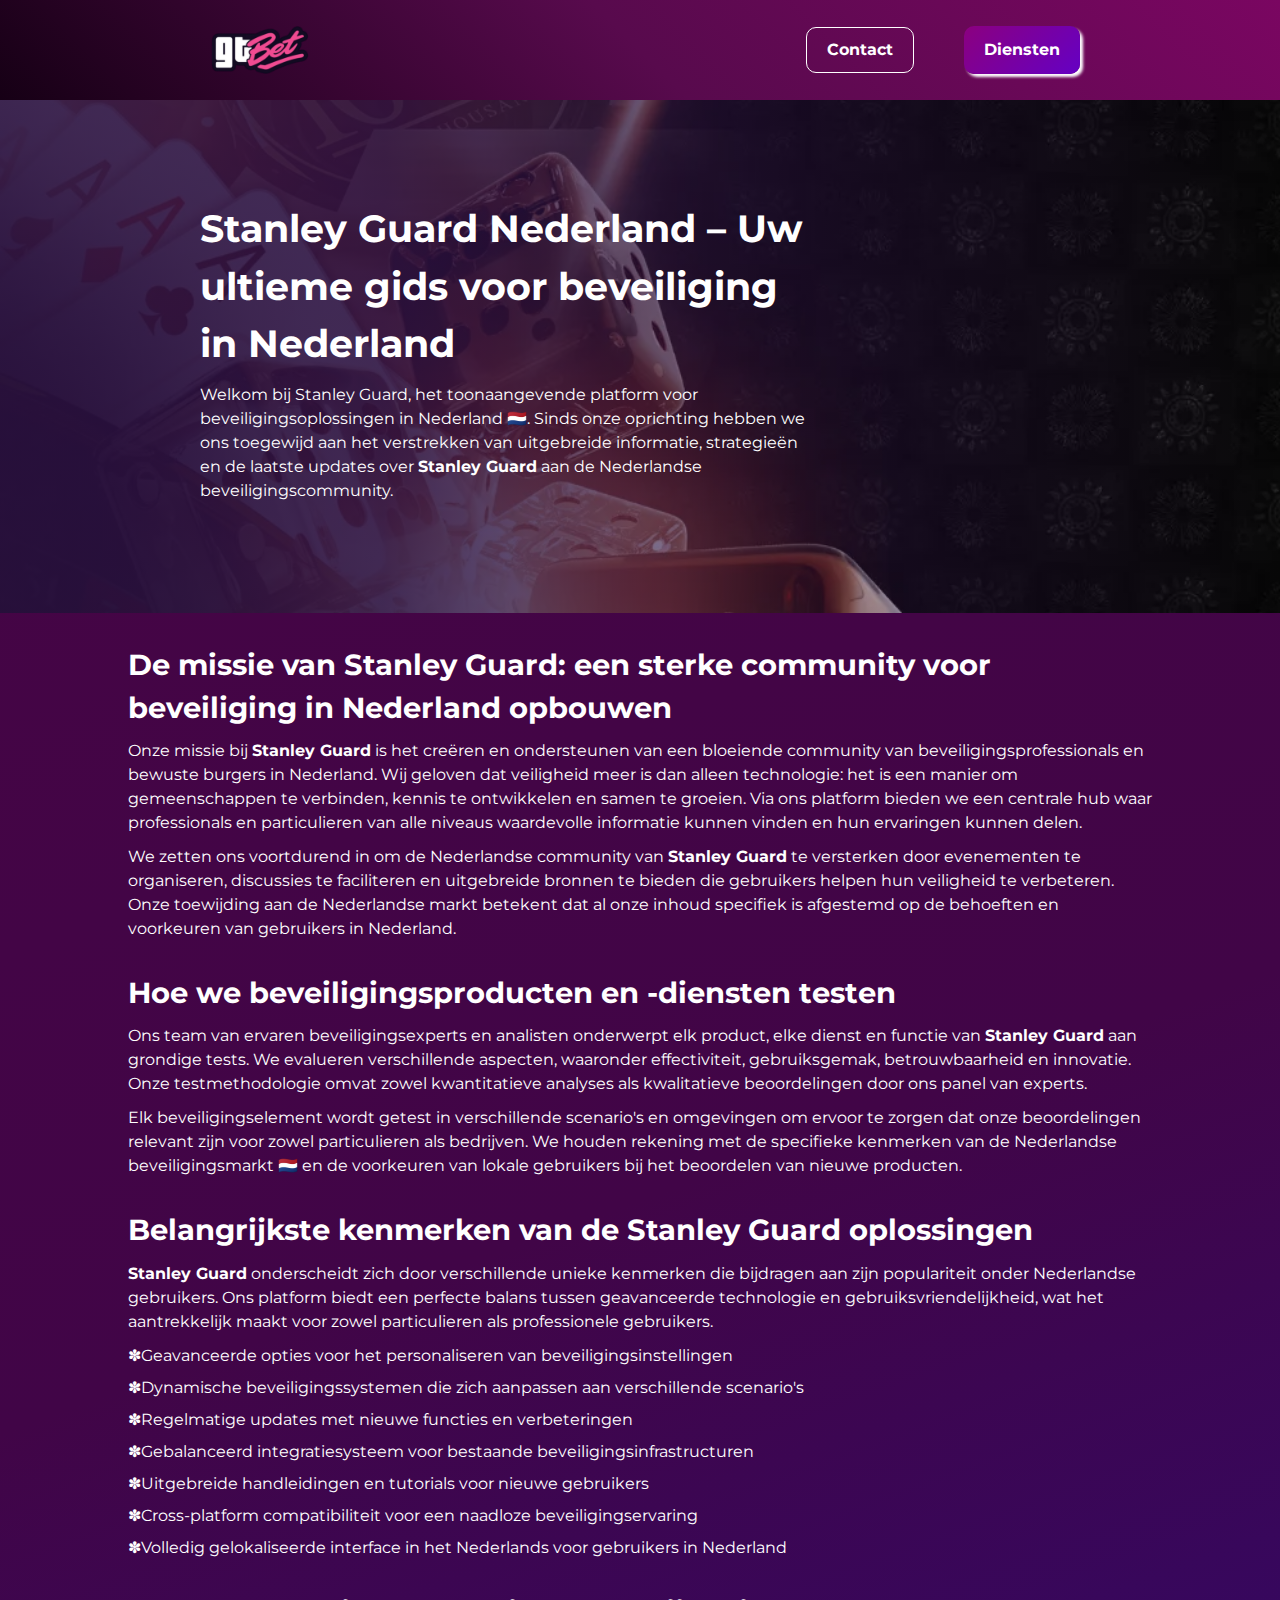
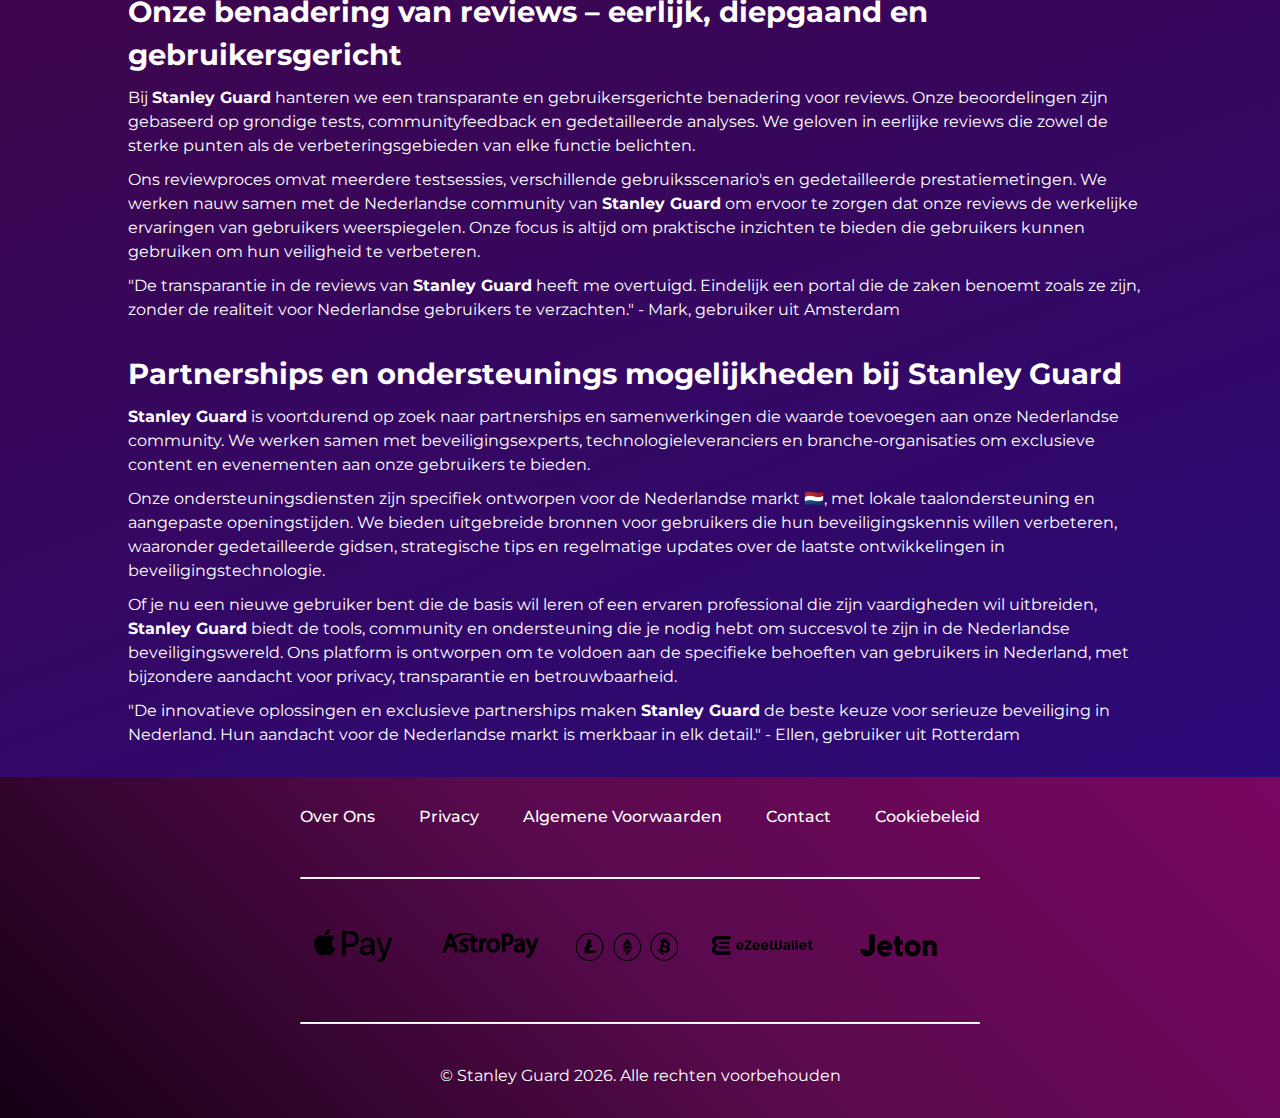
<file: about-us/index.html>
<!DOCTYPE html>
<html lang="nl">

<head>
    <meta charset="UTF-8">
    <meta name="viewport" content="width=device-width, initial-scale=1.0">
    <link rel="stylesheet" href="/style.css">
    <link rel="shortcut icon" href="/favicon.ico" type="image/x-icon">
    <title>Stanley Guard Nederland – De leidende beveiligingsportal in Nederland</title>
    <meta name="description"
        content="Ontdek alles over Stanley Guard: gidsen, strategieën, tips en de laatste updates voor beveiliging in Nederland.">
    <meta name="googlebot" content="index,follow,noarchive">

    <link rel="canonical" href="https://www.stanleyguard.nl/about-us/">

    <meta property="og:type" content="website" />
    <meta property="og:title" content="Stanley Guard Nederland – De leidende beveiligingsportal in Nederland" />
    <meta property="og:description"
        content="Ontdek alles over Stanley Guard: gidsen, strategieën, tips en de laatste updates voor beveiliging in Nederland." />
    <meta property="og:url" content="https://www.stanleyguard.nl/about-us/" />
    <meta property="og:site_name" content="Stanley Guard" />
    <meta property="og:image" content="https://www.stanleyguard.nl/img/1.webp" />
    <meta property="og:locale" content="nl_NL" />

    <meta name="twitter:card" content="summary_large_image" />
    <meta name="twitter:title" content="Stanley Guard Nederland – De leidende beveiligingsportal in Nederland" />
    <meta name="twitter:description" content="Complete gidsen en strategieën voor beveiliging in Nederland." />
    <meta name="twitter:image" content="https://www.stanleyguard.nl/img/1.webp" />
</head>

<body>

    <header>
        <div class="logo">
            <a href="/"><img src="/img/logo.webp" alt="Stanley Guard logo" width="140" height="70"></a>
        </div>

        <div class="header-btn">
            <a href="/contact/" rel="nofollow" content="noindex" class="h-violet-btn">Contact</a>
            <a href="/services/" rel="nofollow" content="noindex" class="h-accent-btn">Diensten</a>
        </div>
    </header>

    <main>
        <div class="promo">
            <div class="promo-l">
                <h1>Stanley Guard Nederland – Uw ultieme gids voor beveiliging in Nederland</h1>
                <p class="txt">
                    Welkom bij Stanley Guard, het toonaangevende platform voor beveiligingsoplossingen in Nederland
                    🇳🇱. Sinds onze oprichting hebben we ons toegewijd aan het verstrekken van uitgebreide informatie,
                    strategieën en de laatste updates over <strong>Stanley Guard</strong> aan de Nederlandse
                    beveiligingscommunity.
                </p>
            </div>
        </div>

        <div class="wrapper">
            <div class="container">
                <h2>De missie van Stanley Guard: een sterke community voor beveiliging in Nederland opbouwen</h2>
                <p class="txt">
                    Onze missie bij <strong>Stanley Guard</strong> is het creëren en ondersteunen van een bloeiende
                    community van beveiligingsprofessionals en bewuste burgers in Nederland. Wij geloven dat veiligheid
                    meer is dan alleen technologie: het is een manier om gemeenschappen te verbinden, kennis te
                    ontwikkelen en samen te groeien. Via ons platform bieden we een centrale hub waar professionals en
                    particulieren van alle niveaus waardevolle informatie kunnen vinden en hun ervaringen kunnen delen.
                </p>
                <p class="txt">
                    We zetten ons voortdurend in om de Nederlandse community van <strong>Stanley Guard</strong> te
                    versterken door evenementen te organiseren, discussies te faciliteren en uitgebreide bronnen te
                    bieden die gebruikers helpen hun veiligheid te verbeteren. Onze toewijding aan de Nederlandse markt
                    betekent dat al onze inhoud specifiek is afgestemd op de behoeften en voorkeuren van gebruikers in
                    Nederland.
                </p>
            </div>

            <div class="container">
                <h2>Hoe we beveiligingsproducten en -diensten testen</h2>
                <p class="txt">
                    Ons team van ervaren beveiligingsexperts en analisten onderwerpt elk product, elke dienst en functie
                    van <strong>Stanley Guard</strong> aan grondige tests. We evalueren verschillende aspecten,
                    waaronder effectiviteit, gebruiksgemak, betrouwbaarheid en innovatie. Onze testmethodologie omvat
                    zowel kwantitatieve analyses als kwalitatieve beoordelingen door ons panel van experts.
                </p>
                <p class="txt">
                    Elk beveiligingselement wordt getest in verschillende scenario's en omgevingen om ervoor te zorgen
                    dat onze beoordelingen relevant zijn voor zowel particulieren als bedrijven. We houden rekening met
                    de specifieke kenmerken van de Nederlandse beveiligingsmarkt 🇳🇱 en de voorkeuren van lokale
                    gebruikers bij het beoordelen van nieuwe producten.
                </p>
            </div>

            <div class="container">
                <h2>Belangrijkste kenmerken van de Stanley Guard oplossingen</h2>
                <p class="txt">
                    <strong>Stanley Guard</strong> onderscheidt zich door verschillende unieke kenmerken die bijdragen
                    aan zijn populariteit onder Nederlandse gebruikers. Ons platform biedt een perfecte balans tussen
                    geavanceerde technologie en gebruiksvriendelijkheid, wat het aantrekkelijk maakt voor zowel
                    particulieren als professionele gebruikers.
                </p>
                <ul>
                    <li>Geavanceerde opties voor het personaliseren van beveiligingsinstellingen</li>
                    <li>Dynamische beveiligingssystemen die zich aanpassen aan verschillende scenario's</li>
                    <li>Regelmatige updates met nieuwe functies en verbeteringen</li>
                    <li>Gebalanceerd integratiesysteem voor bestaande beveiligingsinfrastructuren</li>
                    <li>Uitgebreide handleidingen en tutorials voor nieuwe gebruikers</li>
                    <li>Cross-platform compatibiliteit voor een naadloze beveiligingservaring</li>
                    <li>Volledig gelokaliseerde interface in het Nederlands voor gebruikers in Nederland</li>
                </ul>
            </div>

            <div class="container">
                <h2>Onze benadering van reviews – eerlijk, diepgaand en gebruikersgericht</h2>
                <p class="txt">
                    Bij <strong>Stanley Guard</strong> hanteren we een transparante en gebruikersgerichte benadering
                    voor reviews. Onze beoordelingen zijn gebaseerd op grondige tests, communityfeedback en
                    gedetailleerde analyses. We geloven in eerlijke reviews die zowel de sterke punten als de
                    verbeteringsgebieden van elke functie belichten.
                </p>
                <p class="txt">
                    Ons reviewproces omvat meerdere testsessies, verschillende gebruiksscenario's en gedetailleerde
                    prestatiemetingen. We werken nauw samen met de Nederlandse community van <strong>Stanley
                        Guard</strong> om ervoor te zorgen dat onze reviews de werkelijke ervaringen van gebruikers
                    weerspiegelen. Onze focus is altijd om praktische inzichten te bieden die gebruikers kunnen
                    gebruiken om hun veiligheid te verbeteren.
                </p>
                <p class="txt">
                    "De transparantie in de reviews van <strong>Stanley Guard</strong> heeft me overtuigd. Eindelijk een
                    portal die de zaken benoemt zoals ze zijn, zonder de realiteit voor Nederlandse gebruikers te
                    verzachten." - Mark, gebruiker uit Amsterdam
                </p>
            </div>

            <div class="container">
                <h2>Partnerships en ondersteunings mogelijkheden bij Stanley Guard</h2>
                <p class="txt">
                    <strong>Stanley Guard</strong> is voortdurend op zoek naar partnerships en samenwerkingen die waarde
                    toevoegen aan onze Nederlandse community. We werken samen met beveiligingsexperts,
                    technologieleveranciers en branche-organisaties om exclusieve content en evenementen aan onze
                    gebruikers te bieden.
                </p>
                <p class="txt">
                    Onze ondersteuningsdiensten zijn specifiek ontworpen voor de Nederlandse markt 🇳🇱, met lokale
                    taalondersteuning en aangepaste openingstijden. We bieden uitgebreide bronnen voor gebruikers die
                    hun beveiligingskennis willen verbeteren, waaronder gedetailleerde gidsen, strategische tips en
                    regelmatige updates over de laatste ontwikkelingen in beveiligingstechnologie.
                </p>
                <p class="txt">
                    Of je nu een nieuwe gebruiker bent die de basis wil leren of een ervaren professional die zijn
                    vaardigheden wil uitbreiden, <strong>Stanley Guard</strong> biedt de tools, community en
                    ondersteuning die je nodig hebt om succesvol te zijn in de Nederlandse beveiligingswereld. Ons
                    platform is ontworpen om te voldoen aan de specifieke behoeften van gebruikers in Nederland, met
                    bijzondere aandacht voor privacy, transparantie en betrouwbaarheid.
                </p>
                <p class="txt">
                    "De innovatieve oplossingen en exclusieve partnerships maken <strong>Stanley Guard</strong> de beste
                    keuze voor serieuze beveiliging in Nederland. Hun aandacht voor de Nederlandse markt is merkbaar in
                    elk detail." - Ellen, gebruiker uit Rotterdam
                </p>
            </div>
        </div>
    </main>

    <footer>
        <ul>
            <li>
                <a href="/about-us/">Over Ons</a>
            </li>
            <li>
                <a href="/privacy-policy/">Privacy</a>
            </li>
            <li>
                <a href="/terms-and-conditions/">Algemene Voorwaarden</a>
            </li>
            <li>
                <a href="/contact/">Contact</a>
            </li>
            <li>
                <a href="/cookie-policy/">Cookiebeleid</a>
            </li>
        </ul>

        <hr>

        <ul>
            <li>
                <img src="/img/apple.svg" alt="applelogo" width="100" height="50">
            </li>
            <li>
                <img src="/img/astropay.svg" alt="astropay" width="100" height="50">
            </li>
            <li>
                <img src="/img/crypto.svg" alt="crypto" width="100" height="50">
            </li>
            <li>
                <img src="/img/ezeewallet.svg" alt="ezeewallet" width="100" height="50">
            </li>
            <li>
                <img src="/img/jeton.svg" alt="jeton" width="100" height="50">
            </li>
        </ul>

        <hr>

        <p class="txt">
            © Stanley Guard 2026. Alle rechten voorbehouden
        </p>
    </footer>
</body>

</html>
</file>
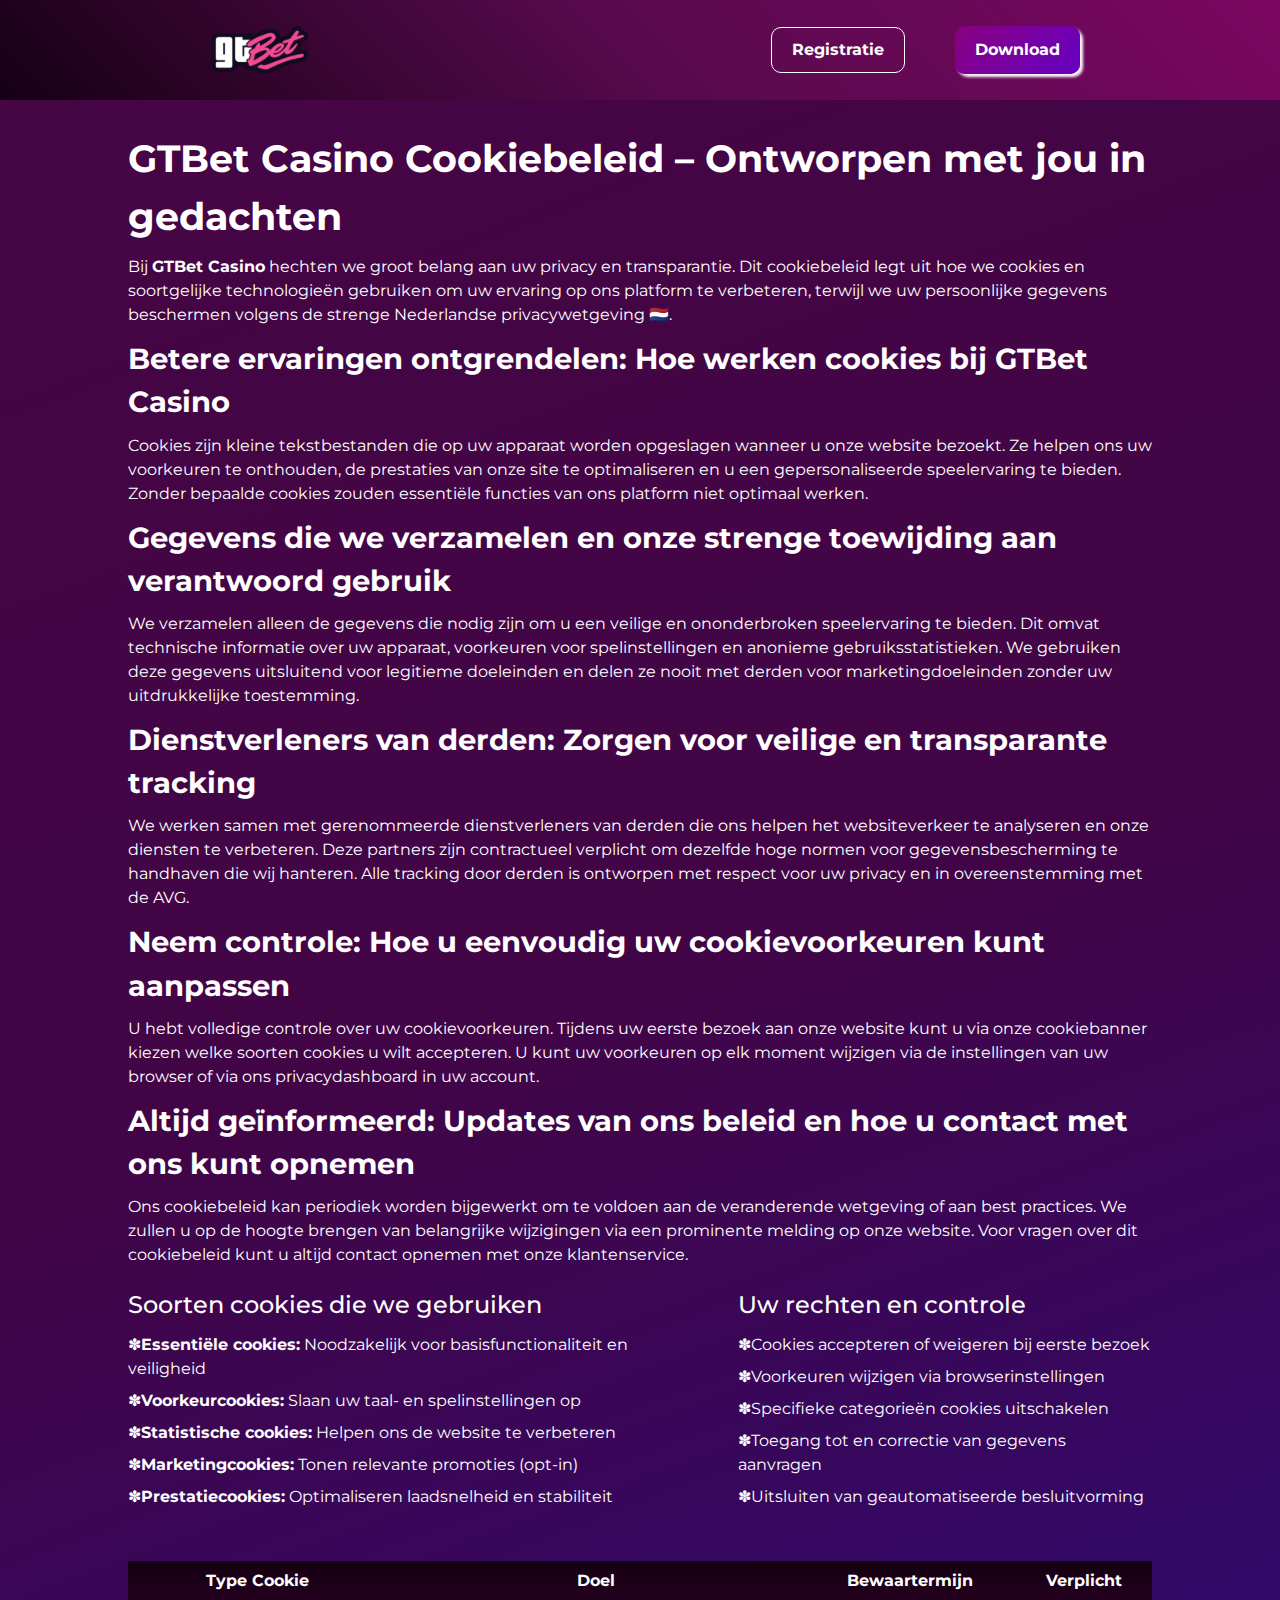
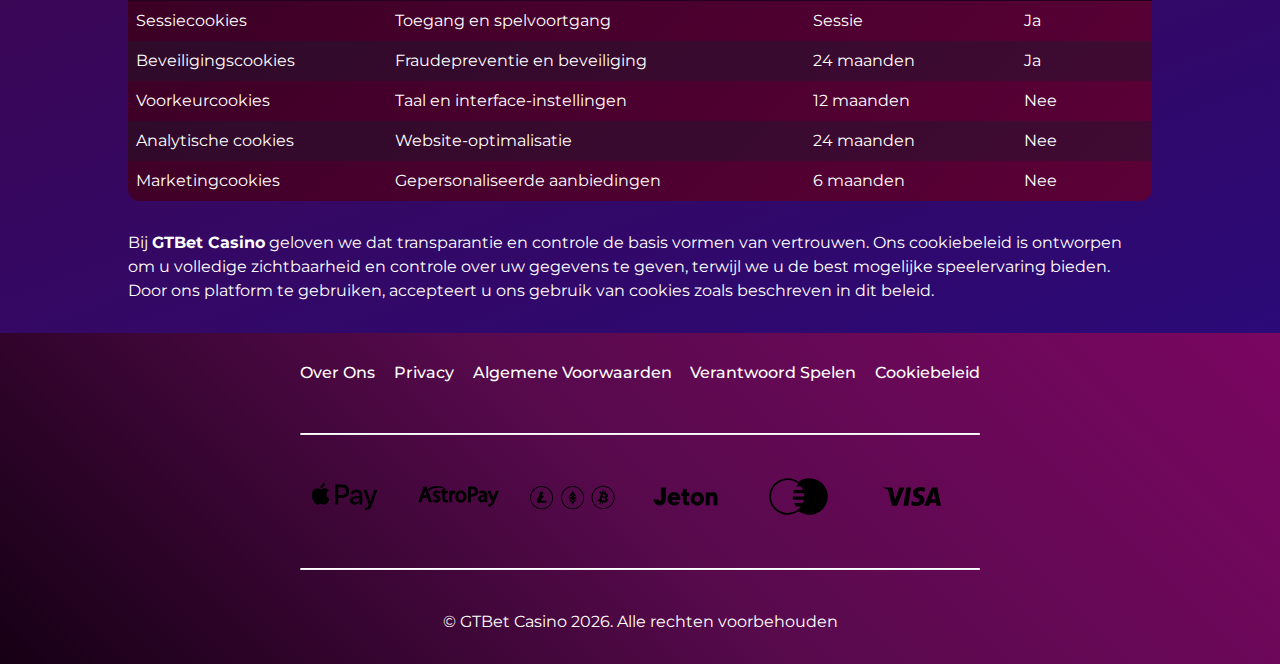
<file: cookie-policy/index.html>
<!DOCTYPE html>
<html lang="nl">

<head>
    <meta charset="UTF-8">
    <meta name="viewport" content="width=device-width, initial-scale=1.0">
    <link rel="stylesheet" href="/style.css">
    <link rel="shortcut icon" href="/favicon.ico" type="image/x-icon">
    <title>GTBet Casino Nederland – Je privacy is onze hoogste prioriteit</title>
    <meta name="description"
        content="Bij GTBet Casino zetten we ons in om uw gegevens te beschermen. Ontdek hoe cookies uw ervaring verbeteren terwijl uw persoonlijke informatie veilig blijft met volledige transparantie.">
    <meta name="googlebot" content="index,follow,noarchive">

    <link rel="canonical" href="https://www.stanleyguard.nl/cookie-policy/">

    <meta property="og:type" content="website" />
    <meta property="og:title" content="GTBet Casino Nederland – Je privacy is onze hoogste prioriteit" />
    <meta property="og:description"
        content="Cookiebeleid van GTBet Casino - Ontdek hoe we uw gegevens beschermen en uw ervaring verbeteren." />
    <meta property="og:url" content="https://www.stanleyguard.nl/cookie-policy/" />
    <meta property="og:site_name" content="GTBet Casino" />
    <meta property="og:locale" content="nl_NL" />

    <meta name="twitter:card" content="summary" />
    <meta name="twitter:title" content="Cookiebeleid - GTBet Casino" />
    <meta name="twitter:description"
        content="Ontdek hoe GTBet Casino cookies gebruikt om uw speelervaring te verbeteren." />
</head>

<body>

    <header>
        <div class="logo">
            <a href="/"><img src="/img/logo.webp" alt="GTBet Casino logo" width="140" height="70"></a>
        </div>

        <div class="header-btn">
            <a href="/play/" rel="nofollow" content="noindex" class="h-violet-btn">Registratie</a>
            <a href="/play/" rel="nofollow" content="noindex" class="h-accent-btn">Download</a>
        </div>
    </header>

    <main>
        <div class="wrapper">
            <div class="container">
                <h1>GTBet Casino Cookiebeleid – Ontworpen met jou in gedachten</h1>
                <p class="txt">
                    Bij <strong>GTBet Casino</strong> hechten we groot belang aan uw privacy en transparantie.
                    Dit cookiebeleid legt uit hoe we cookies en soortgelijke technologieën gebruiken om uw
                    ervaring op ons platform te verbeteren, terwijl we uw persoonlijke gegevens beschermen volgens
                    de strenge Nederlandse privacywetgeving 🇳🇱.
                </p>

                <h2>Betere ervaringen ontgrendelen: Hoe werken cookies bij GTBet Casino</h2>
                <p class="txt">
                    Cookies zijn kleine tekstbestanden die op uw apparaat worden opgeslagen wanneer u onze
                    website bezoekt. Ze helpen ons uw voorkeuren te onthouden, de prestaties van onze site te
                    optimaliseren en u een gepersonaliseerde speelervaring te bieden. Zonder bepaalde cookies
                    zouden essentiële functies van ons platform niet optimaal werken.
                </p>

                <h2>Gegevens die we verzamelen en onze strenge toewijding aan verantwoord gebruik</h2>
                <p class="txt">
                    We verzamelen alleen de gegevens die nodig zijn om u een veilige en ononderbroken
                    speelervaring te bieden. Dit omvat technische informatie over uw apparaat, voorkeuren voor
                    spelinstellingen en anonieme gebruiksstatistieken. We gebruiken deze gegevens uitsluitend voor
                    legitieme doeleinden en delen ze nooit met derden voor marketingdoeleinden zonder uw
                    uitdrukkelijke toestemming.
                </p>

                <h2>Dienstverleners van derden: Zorgen voor veilige en transparante tracking</h2>
                <p class="txt">
                    We werken samen met gerenommeerde dienstverleners van derden die ons helpen het
                    websiteverkeer te analyseren en onze diensten te verbeteren. Deze partners zijn contractueel
                    verplicht om dezelfde hoge normen voor gegevensbescherming te handhaven die wij hanteren. Alle
                    tracking door derden is ontworpen met respect voor uw privacy en in overeenstemming met de
                    AVG.
                </p>

                <h2>Neem controle: Hoe u eenvoudig uw cookievoorkeuren kunt aanpassen</h2>
                <p class="txt">
                    U hebt volledige controle over uw cookievoorkeuren. Tijdens uw eerste bezoek aan onze website
                    kunt u via onze cookiebanner kiezen welke soorten cookies u wilt accepteren. U kunt uw
                    voorkeuren op elk moment wijzigen via de instellingen van uw browser of via ons
                    privacydashboard in uw account.
                </p>

                <h2>Altijd geïnformeerd: Updates van ons beleid en hoe u contact met ons kunt opnemen</h2>
                <p class="txt">
                    Ons cookiebeleid kan periodiek worden bijgewerkt om te voldoen aan de veranderende wetgeving
                    of aan best practices. We zullen u op de hoogte brengen van belangrijke wijzigingen via een
                    prominente melding op onze website. Voor vragen over dit cookiebeleid kunt u altijd contact
                    opnemen met onze klantenservice.
                </p>

                <div class="promoties-bonus">
                    <div>
                        <h3>Soorten cookies die we gebruiken</h3>
                        <ul>
                            <li><strong>Essentiële cookies:</strong> Noodzakelijk voor basisfunctionaliteit en
                                veiligheid</li>
                            <li><strong>Voorkeurcookies:</strong> Slaan uw taal- en spelinstellingen op</li>
                            <li><strong>Statistische cookies:</strong> Helpen ons de website te verbeteren</li>
                            <li><strong>Marketingcookies:</strong> Tonen relevante promoties (opt-in)</li>
                            <li><strong>Prestatiecookies:</strong> Optimaliseren laadsnelheid en stabiliteit</li>
                        </ul>
                    </div>

                    <div>
                        <h3>Uw rechten en controle</h3>
                        <ul>
                            <li>Cookies accepteren of weigeren bij eerste bezoek</li>
                            <li>Voorkeuren wijzigen via browserinstellingen</li>
                            <li>Specifieke categorieën cookies uitschakelen</li>
                            <li>Toegang tot en correctie van gegevens aanvragen</li>
                            <li>Uitsluiten van geautomatiseerde besluitvorming</li>
                        </ul>
                    </div>
                </div>

                <div class="table-wrapper">
                    <table>
                        <thead>
                            <tr>
                                <th>Type Cookie</th>
                                <th>Doel</th>
                                <th>Bewaartermijn</th>
                                <th>Verplicht</th>
                            </tr>
                        </thead>
                        <tbody>
                            <tr>
                                <td>Sessiecookies</td>
                                <td>Toegang en spelvoortgang</td>
                                <td>Sessie</td>
                                <td>Ja</td>
                            </tr>
                            <tr>
                                <td>Beveiligingscookies</td>
                                <td>Fraudepreventie en beveiliging</td>
                                <td>24 maanden</td>
                                <td>Ja</td>
                            </tr>
                            <tr>
                                <td>Voorkeurcookies</td>
                                <td>Taal en interface-instellingen</td>
                                <td>12 maanden</td>
                                <td>Nee</td>
                            </tr>
                            <tr>
                                <td>Analytische cookies</td>
                                <td>Website-optimalisatie</td>
                                <td>24 maanden</td>
                                <td>Nee</td>
                            </tr>
                            <tr>
                                <td>Marketingcookies</td>
                                <td>Gepersonaliseerde aanbiedingen</td>
                                <td>6 maanden</td>
                                <td>Nee</td>
                            </tr>
                        </tbody>
                    </table>
                </div>

                <p class="txt">
                    Bij <strong>GTBet Casino</strong> geloven we dat transparantie en controle de basis vormen van
                    vertrouwen. Ons cookiebeleid is ontworpen om u volledige zichtbaarheid en controle over uw
                    gegevens te geven, terwijl we u de best mogelijke speelervaring bieden. Door ons platform te
                    gebruiken, accepteert u ons gebruik van cookies zoals beschreven in dit beleid.
                </p>
            </div>
        </div>
    </main>

    <footer>
        <ul>
            <li>
                <a href="/about-us/">Over Ons</a>
            </li>
            <li>
                <a href="/privacy-policy/">Privacy</a>
            </li>
            <li>
                <a href="/terms-and-conditions/">Algemene Voorwaarden</a>
            </li>
            <li>
                <a href="/responsible-gambling/">Verantwoord Spelen</a>
            </li>
            <li>
                <a href="/cookie-policy/">Cookiebeleid</a>
            </li>
        </ul>

        <hr>

        <ul>
            <li>
                <img src="/img/apple.svg" alt="apple pay" width="100" height="50">
            </li>
            <li>
                <img src="/img/astropay.svg" alt="astro pay" width="100" height="50">
            </li>
            <li>
                <img src="/img/crypto.svg" alt="crypto pay" width="100" height="50">
            </li>
            <li>
                <img src="/img/jeton.svg" alt="jeton pay" width="100" height="50">
            </li>
            <li>
                <img src="/img/mastercard.svg" alt="mastercard pay" width="100" height="50">
            </li>
            <li>
                <img src="/img/visa.svg" alt="visa pay" width="100" height="50">
            </li>
        </ul>

        <hr>

        <p class="txt">
            © GTBet Casino 2026. Alle rechten voorbehouden
        </p>
    </footer>
</body>

</html>
</file>
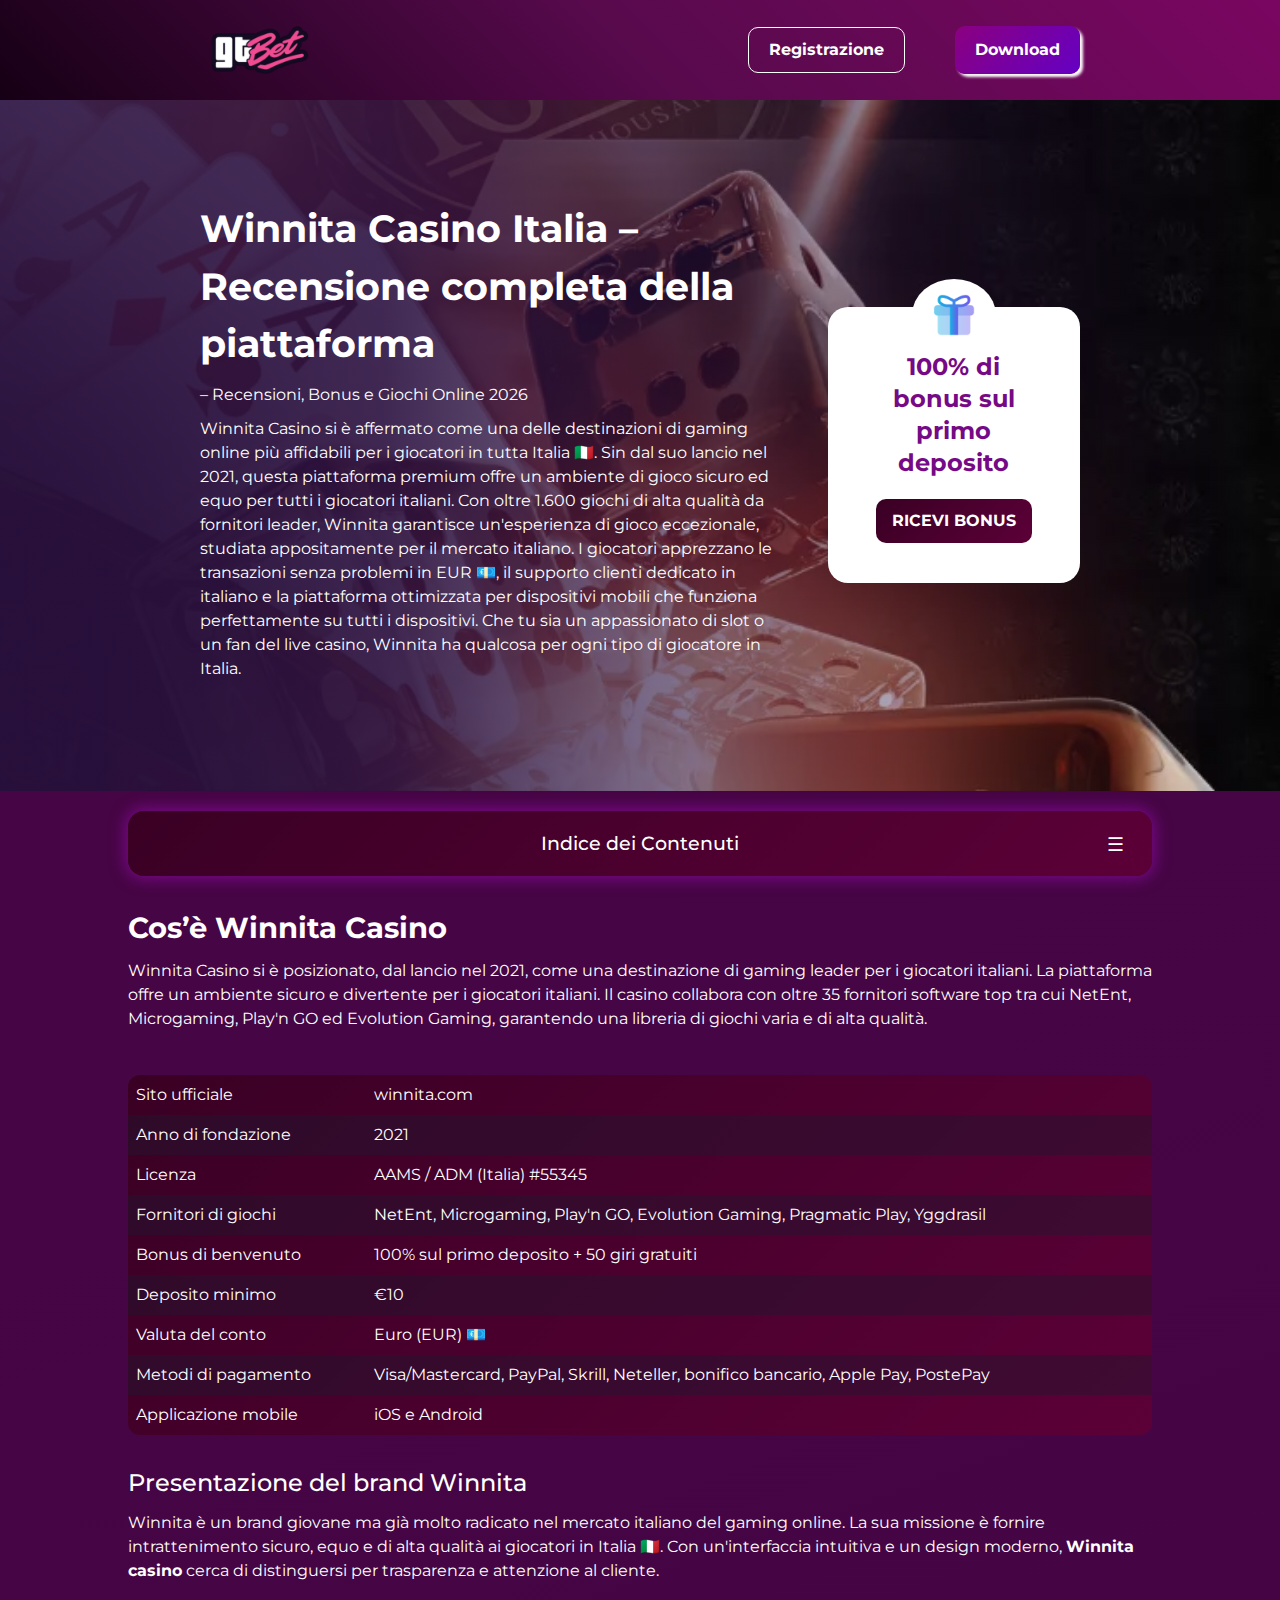
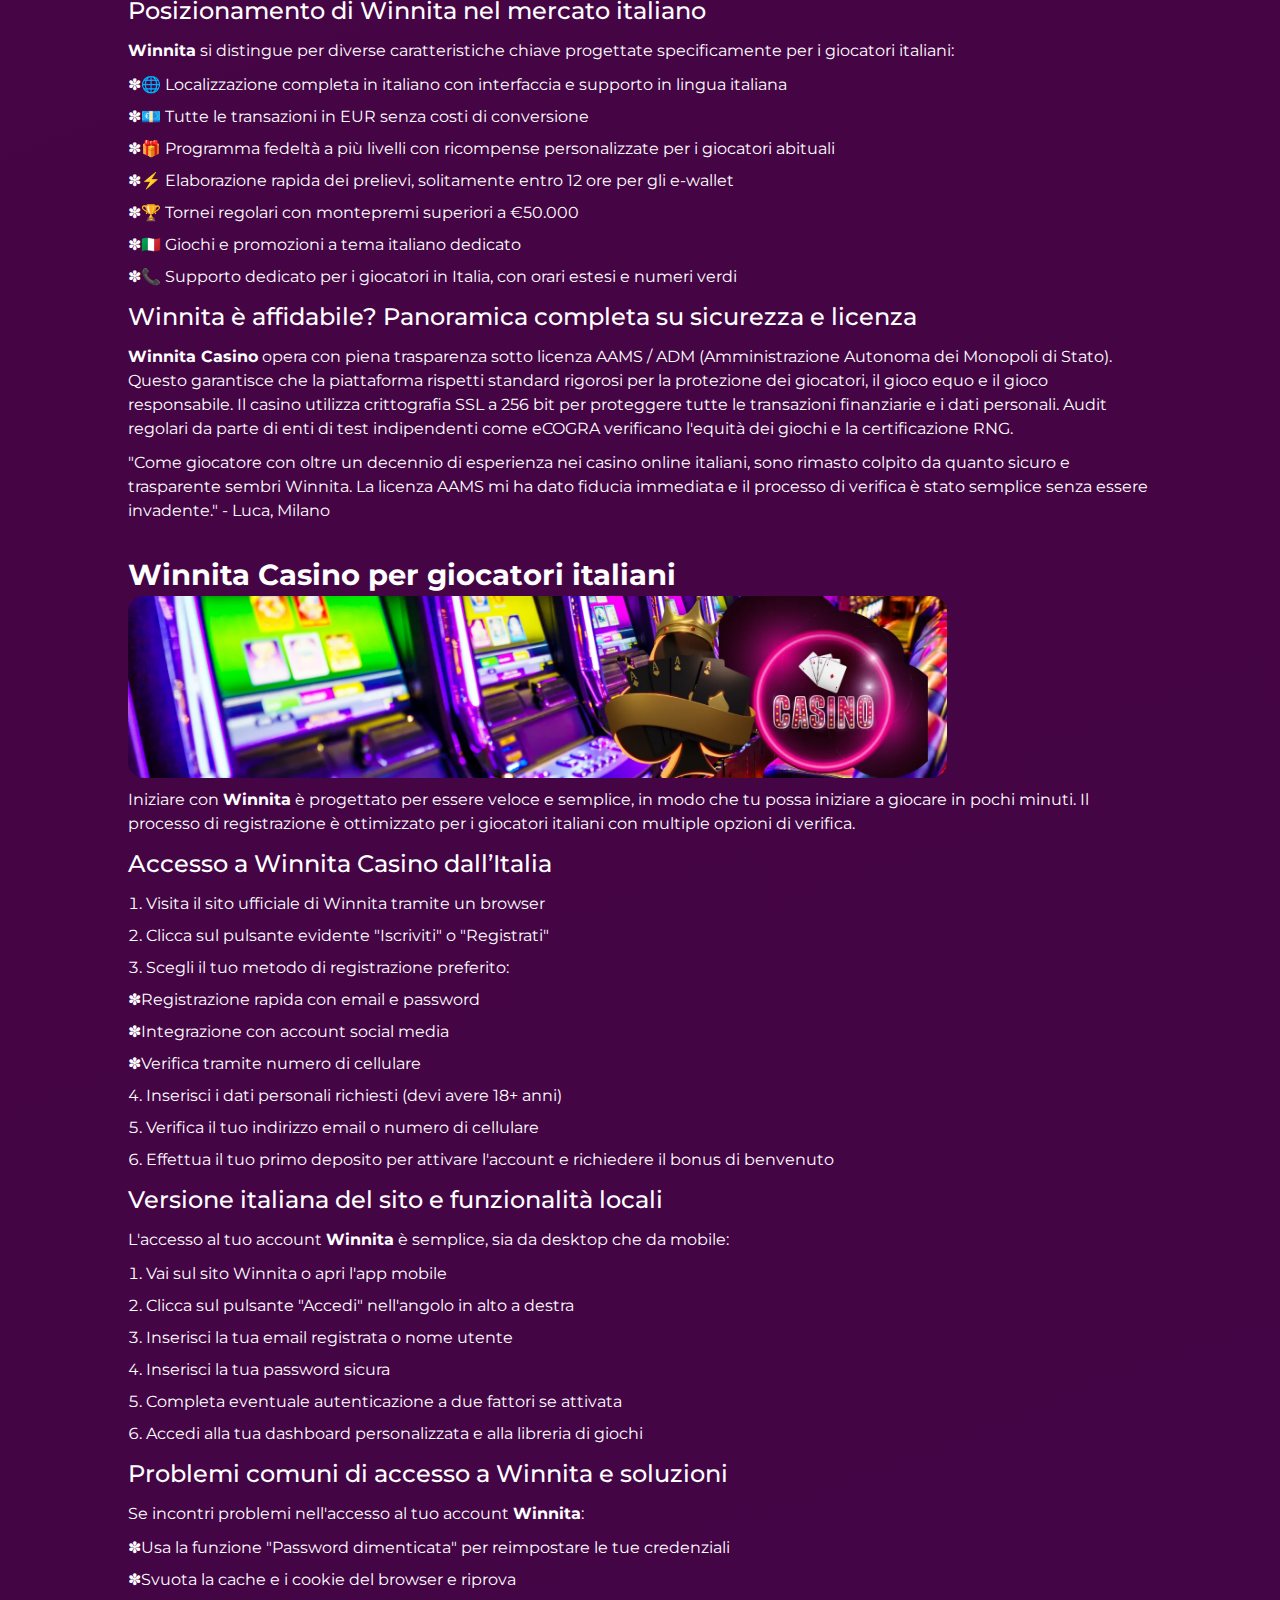
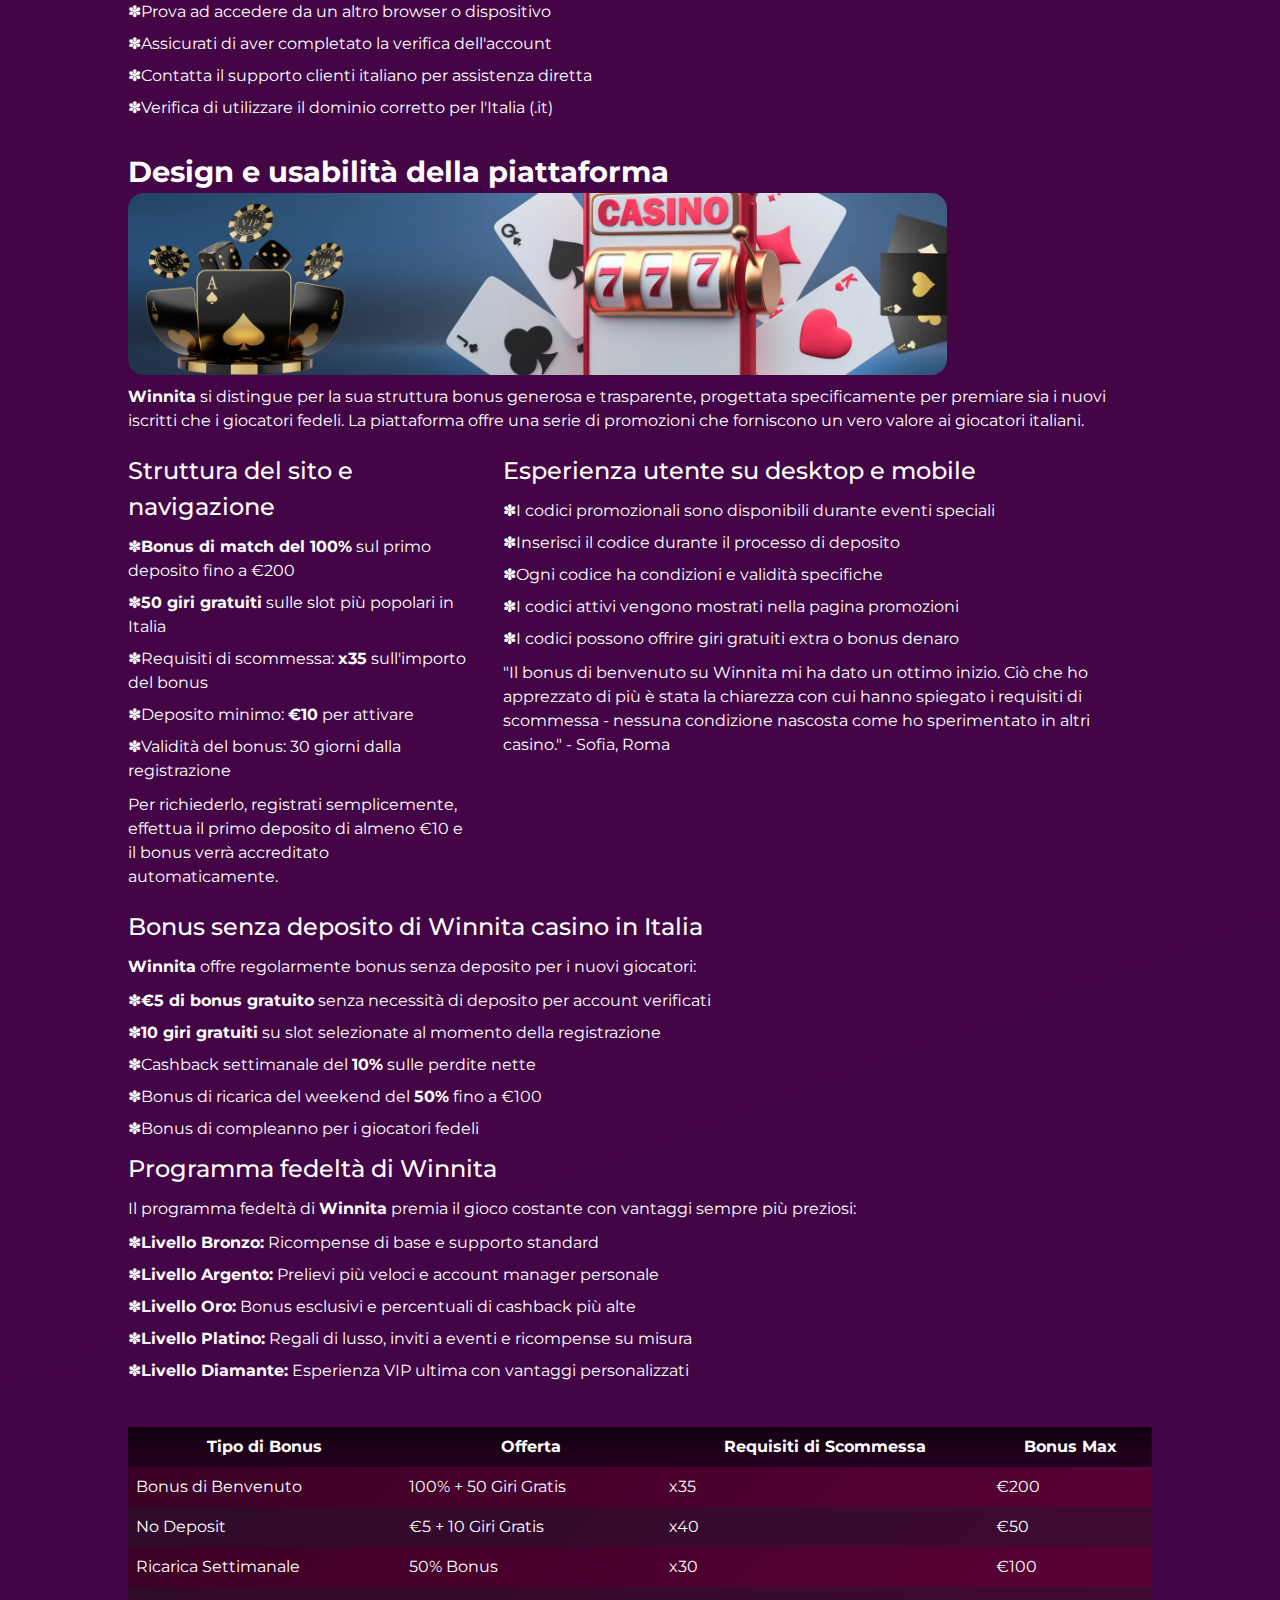
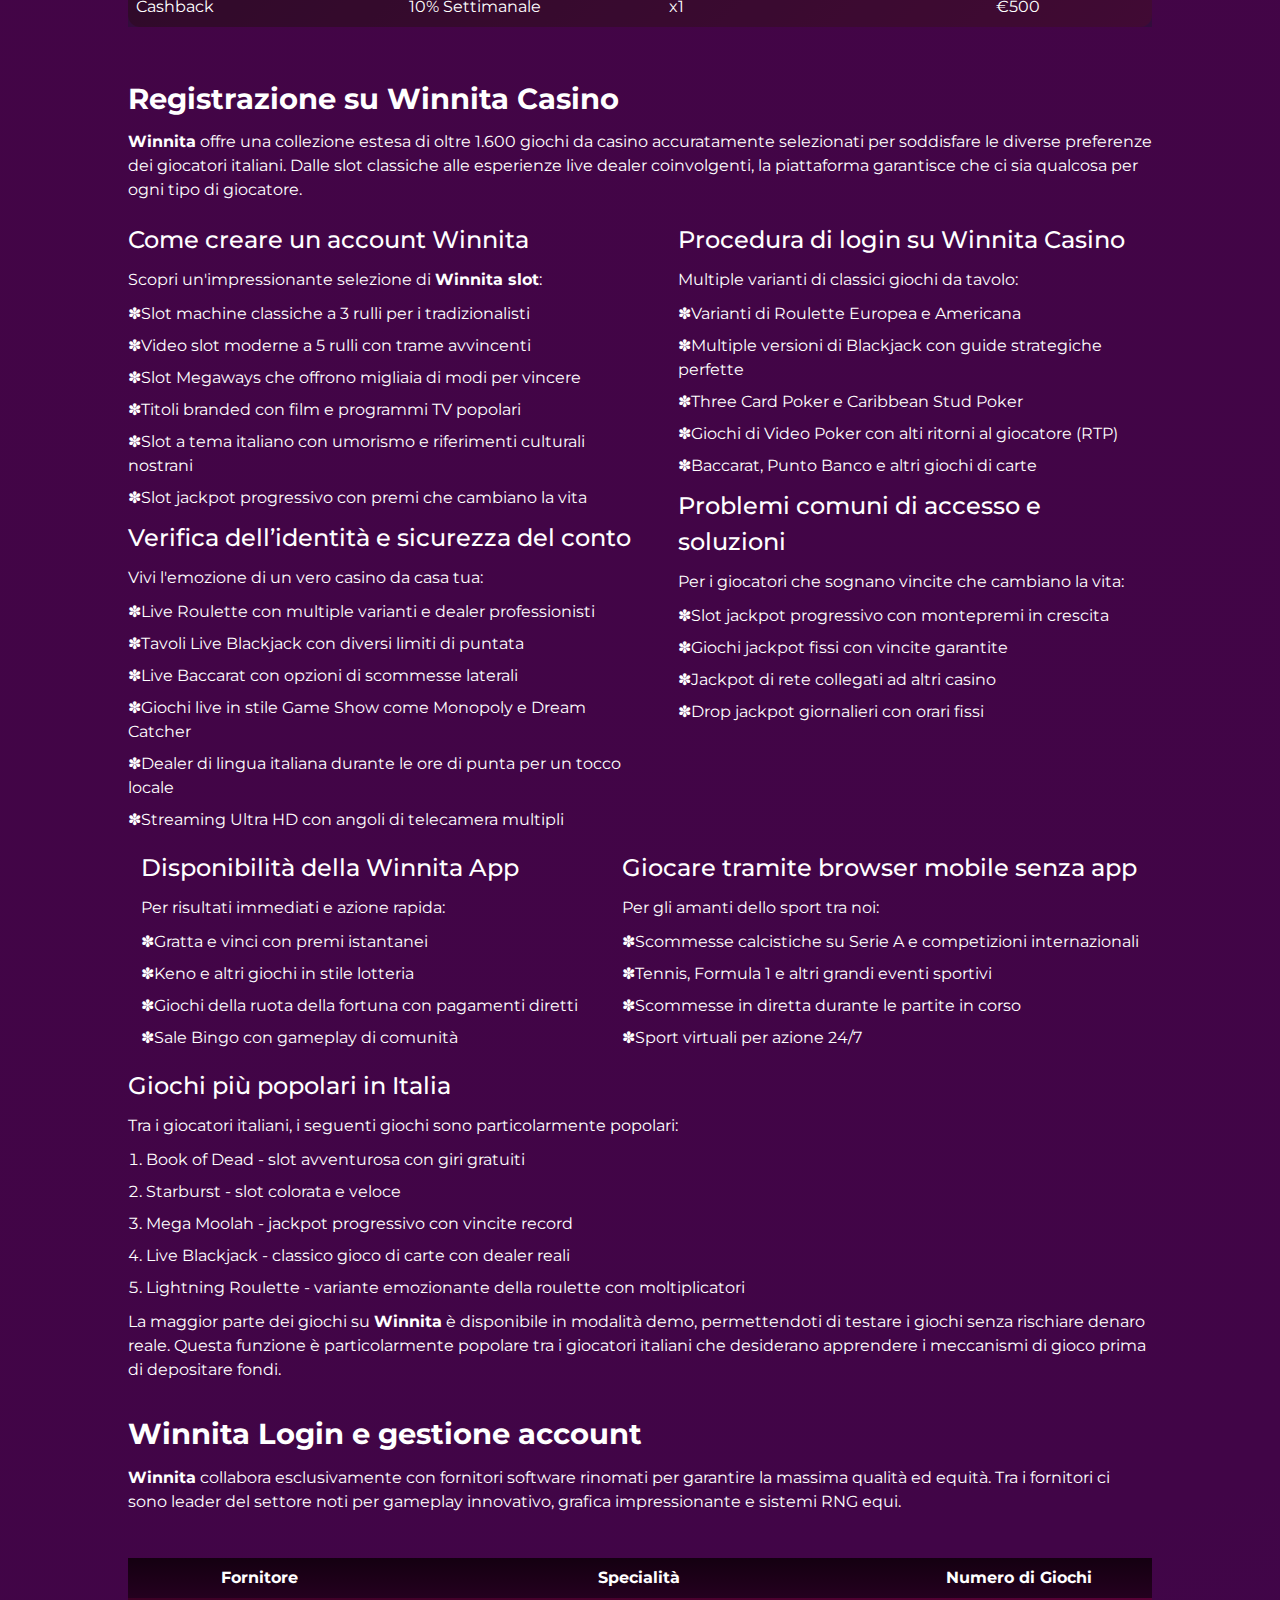
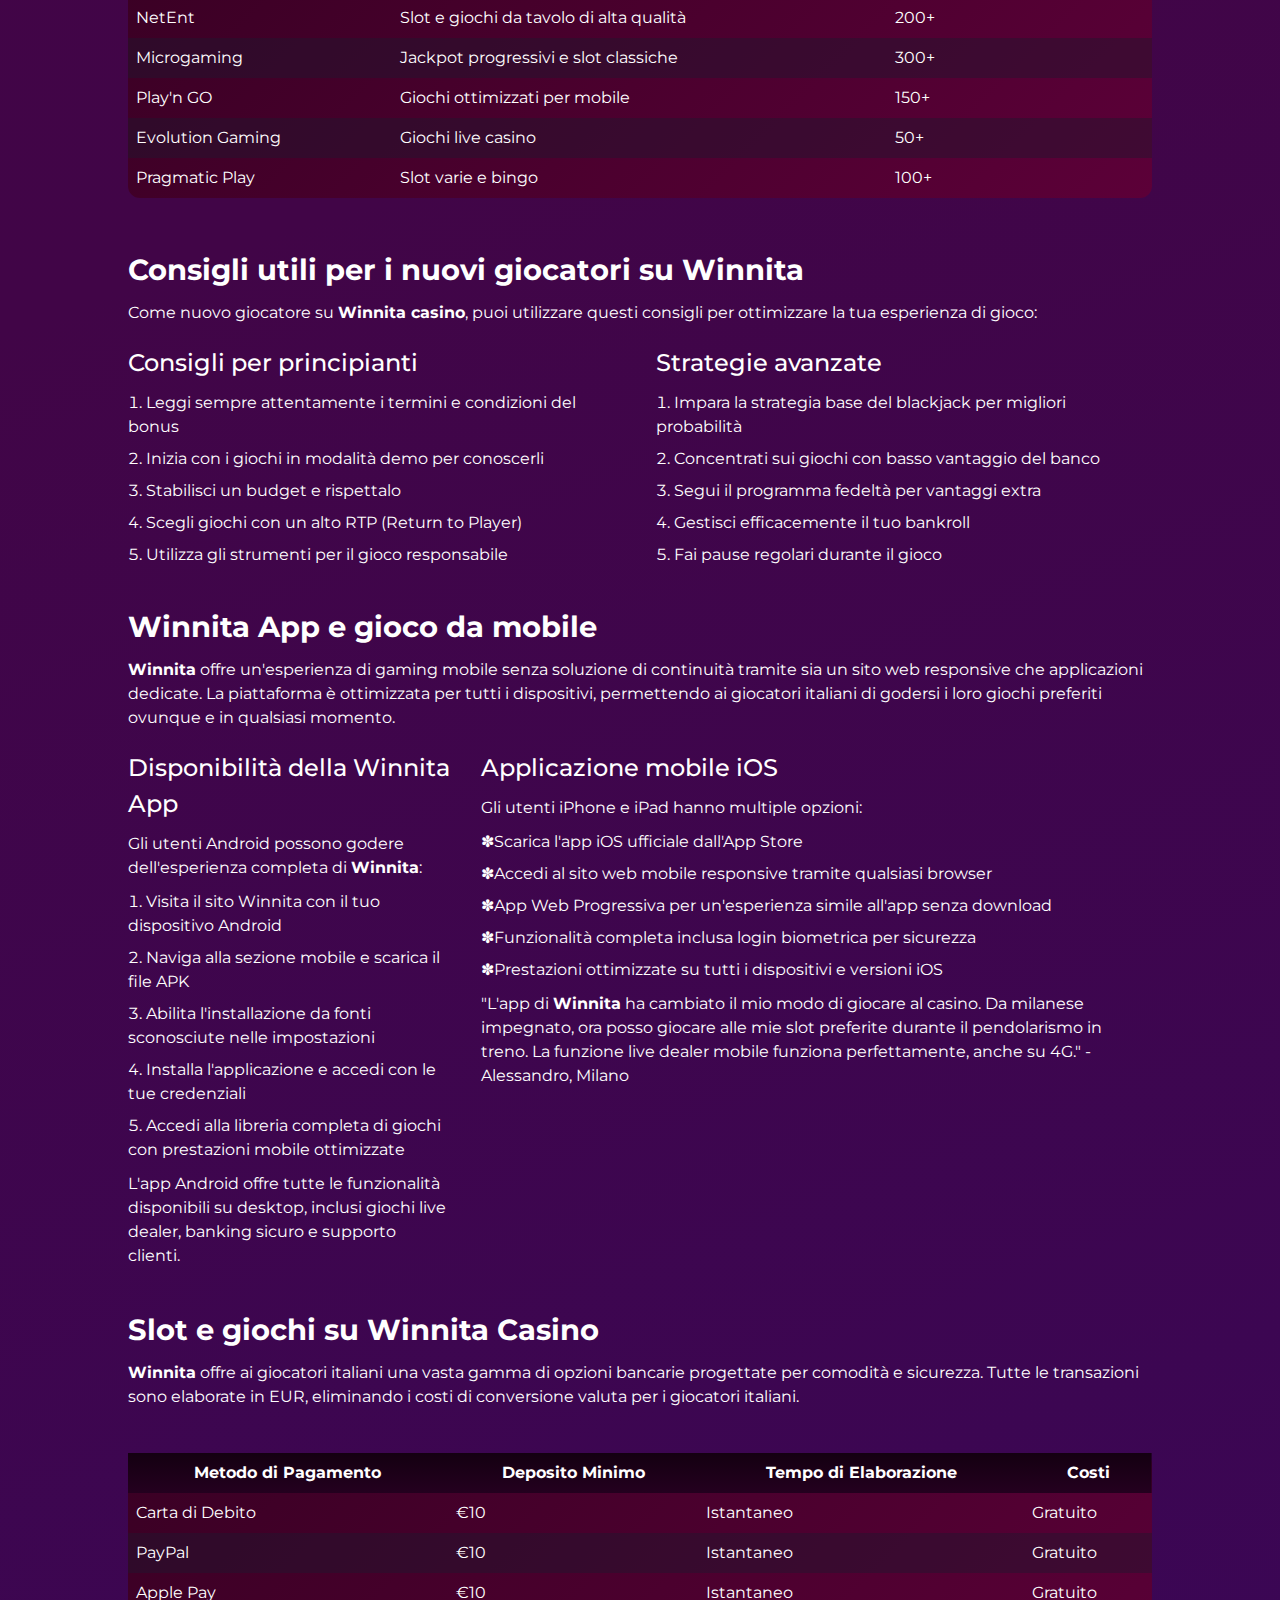
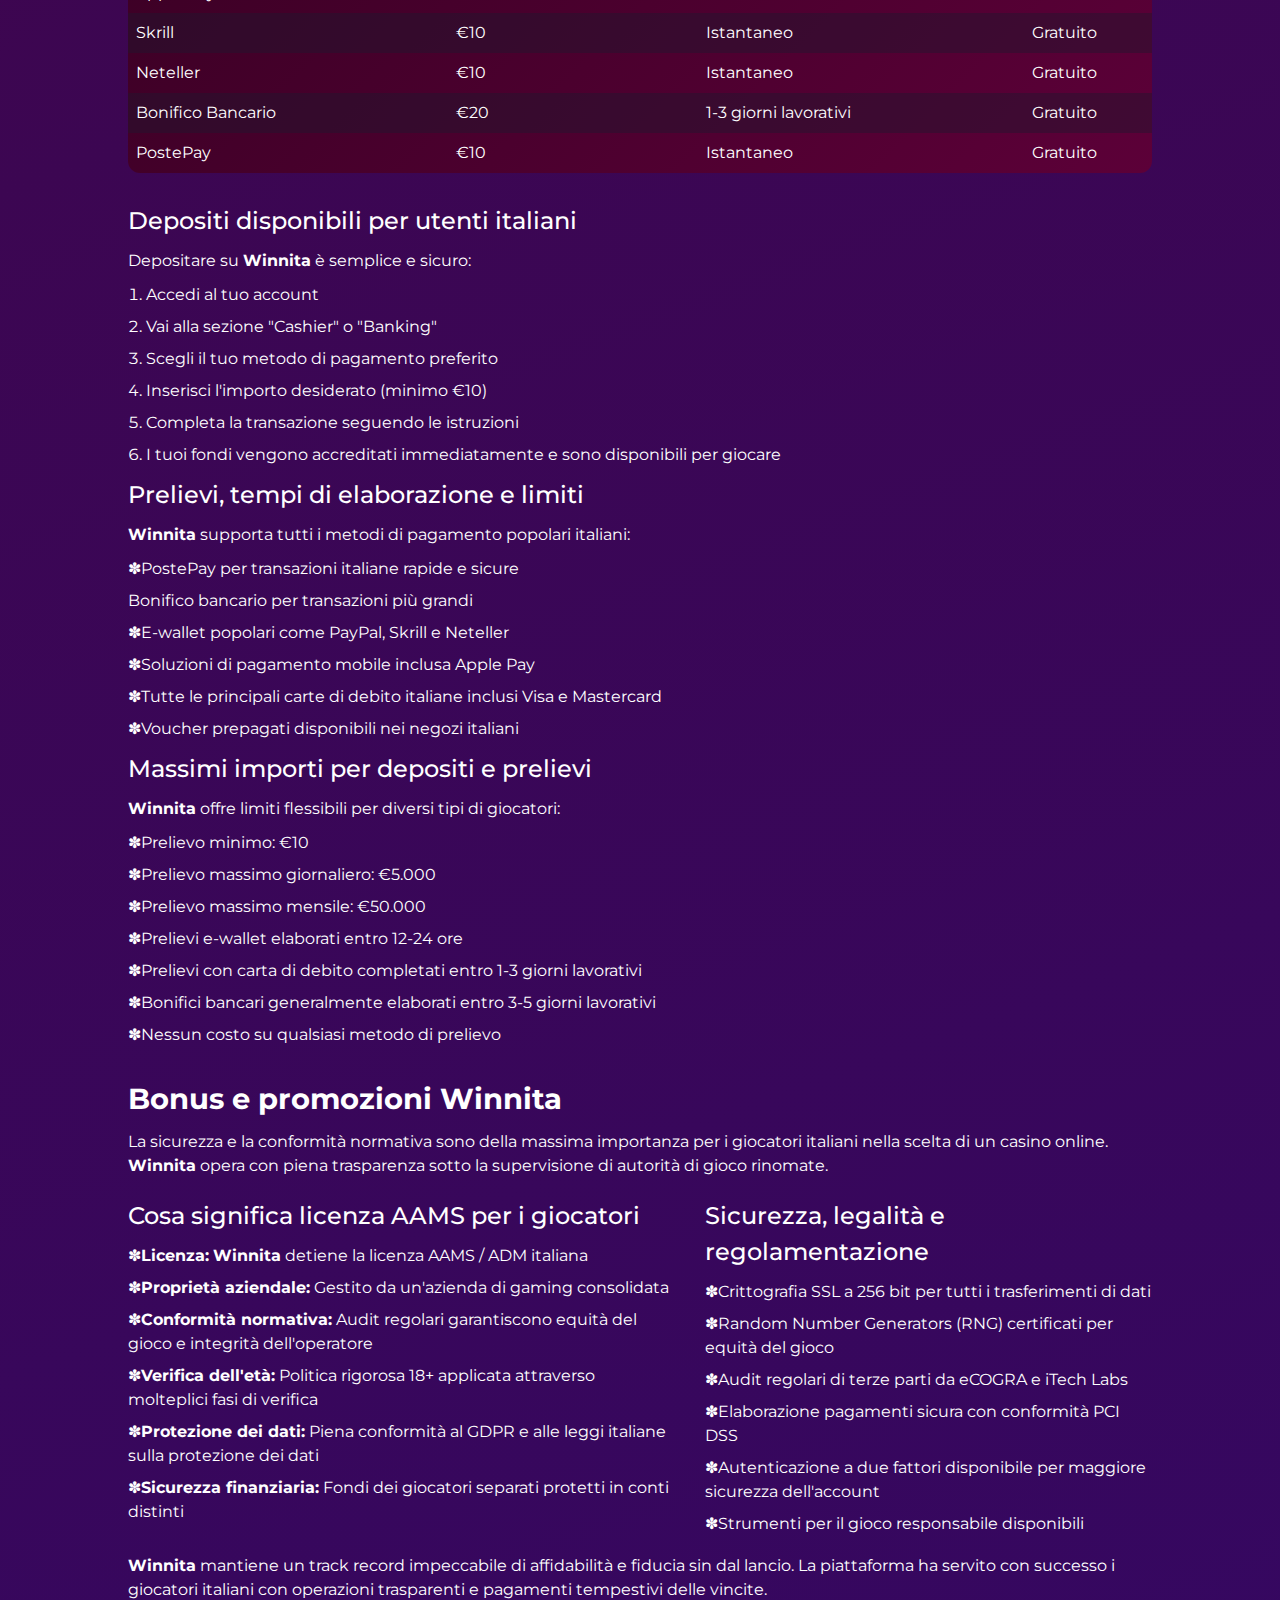
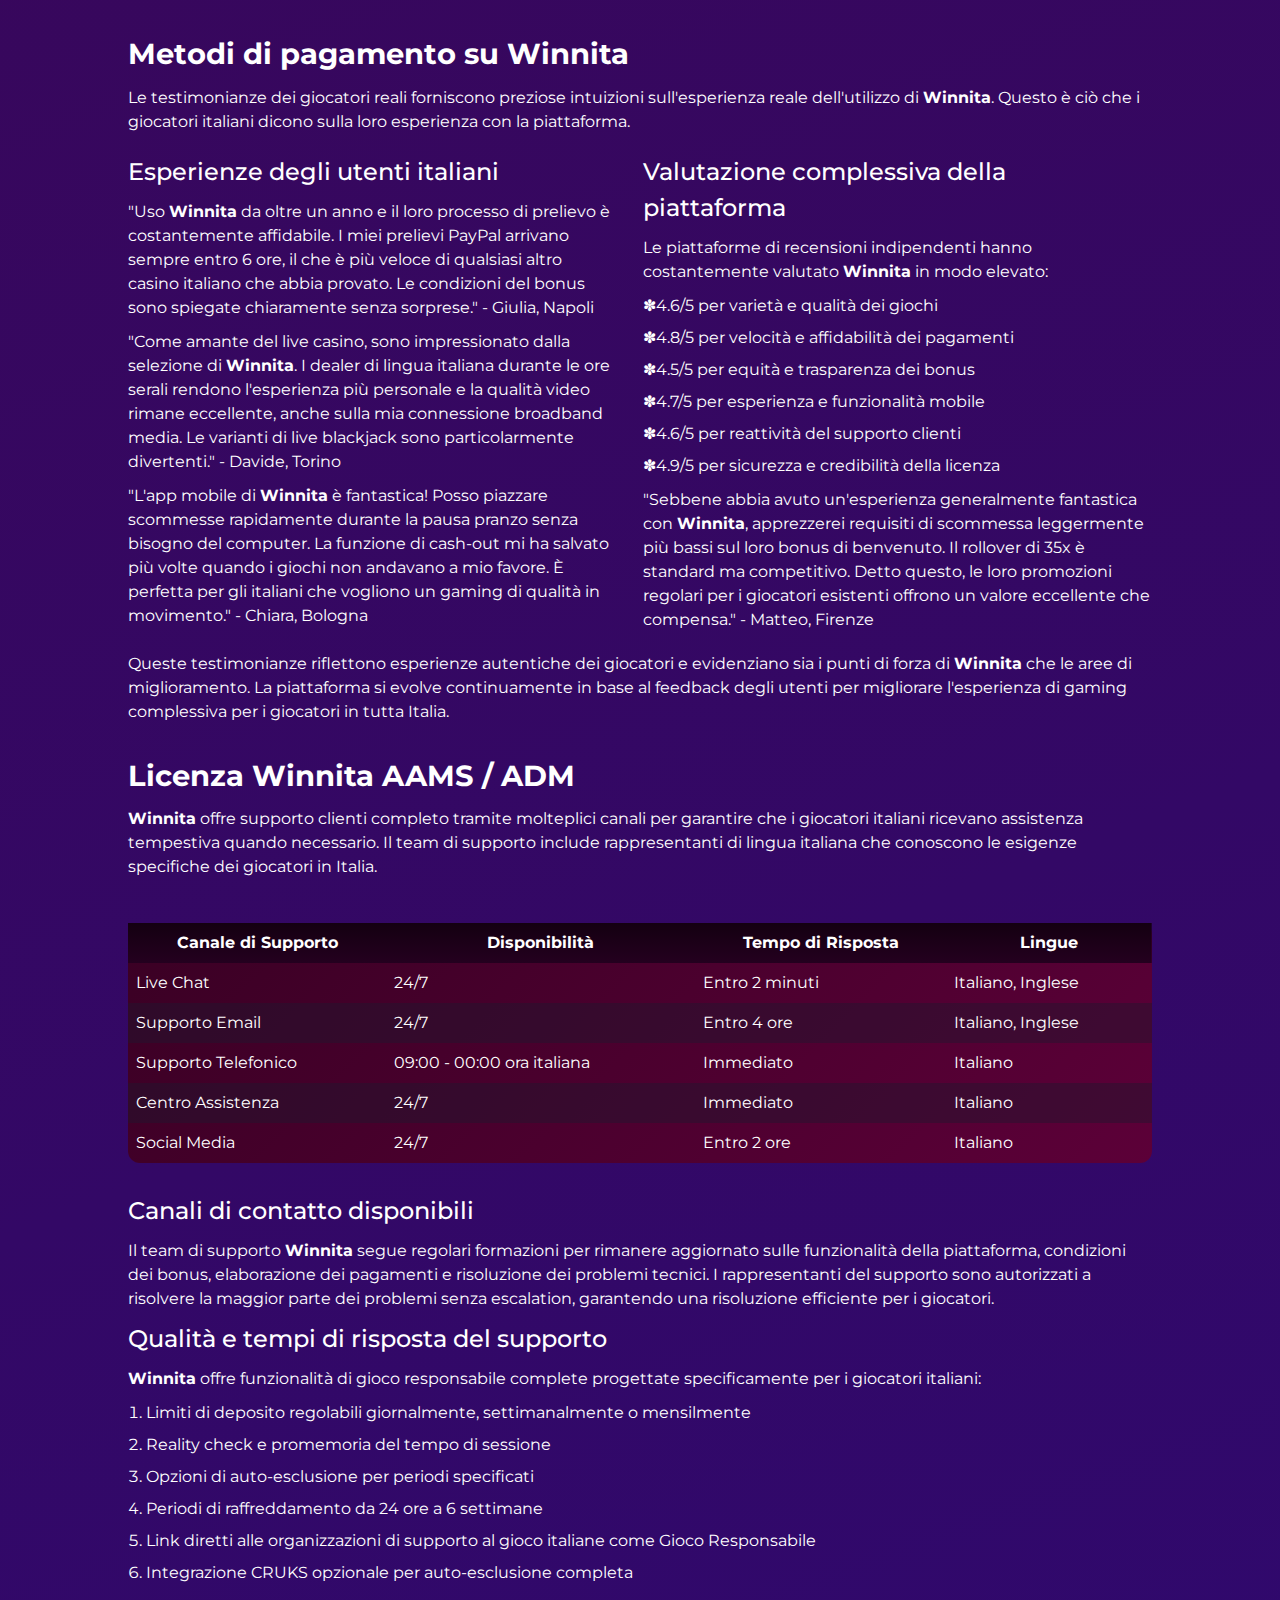
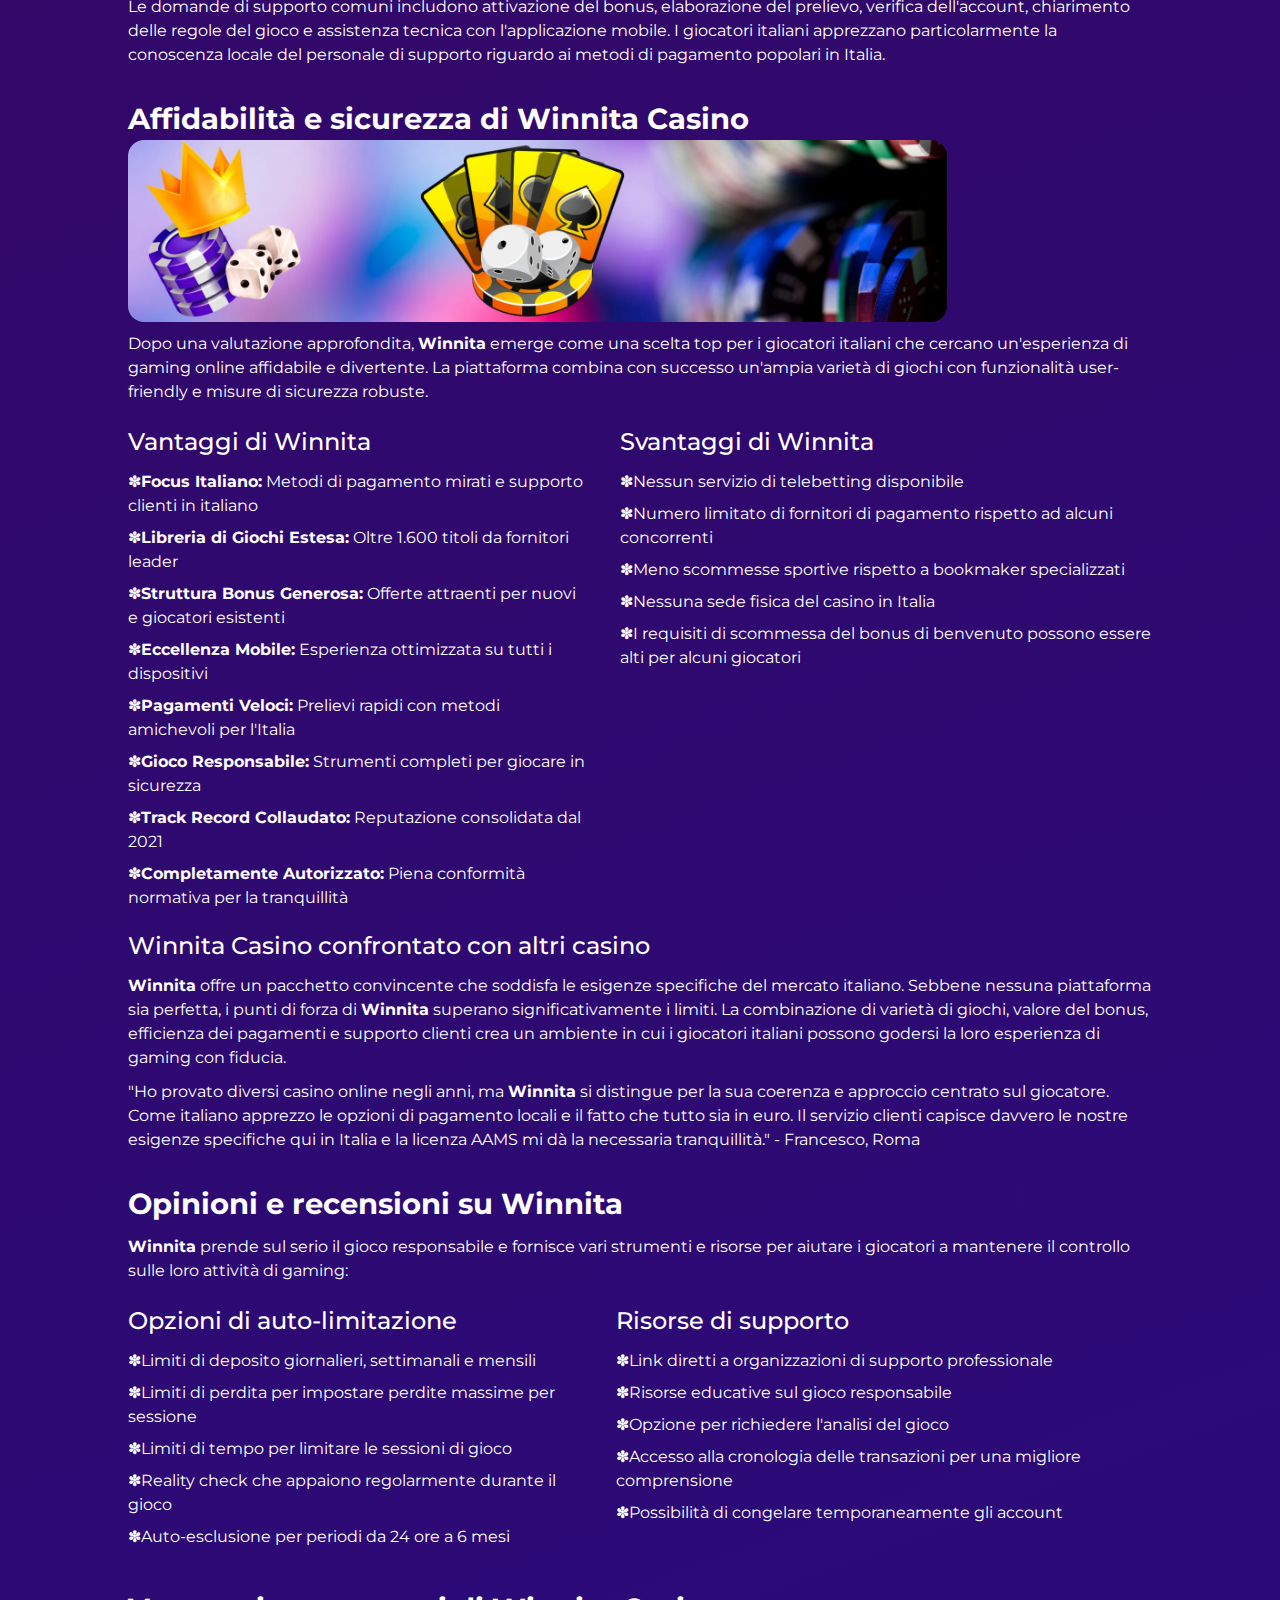
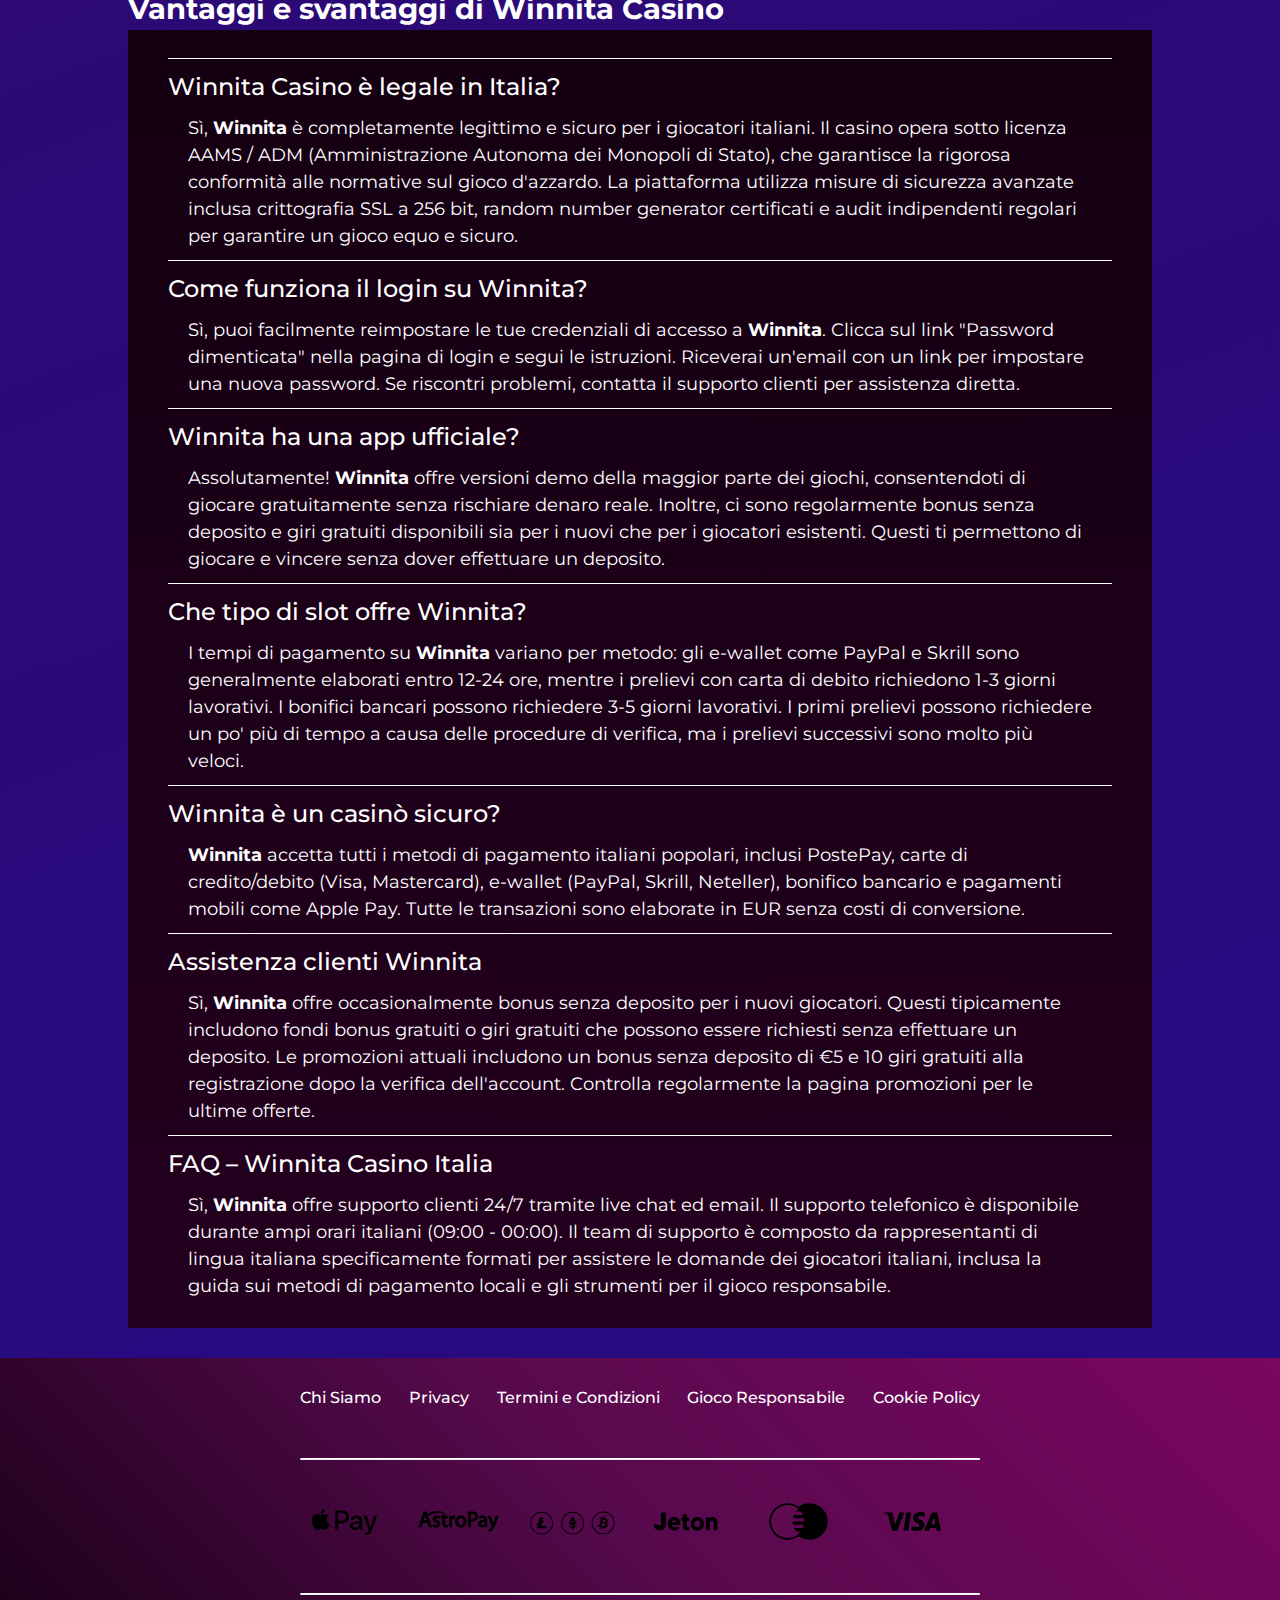
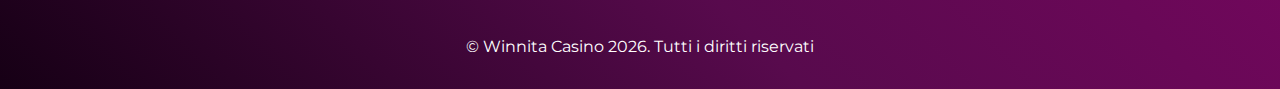
<file: it-it/index.html>
<!DOCTYPE html>
<html lang="it-IT">

<head>
    <meta charset="UTF-8">
    <meta name="viewport" content="width=device-width, initial-scale=1.0">
    <link rel="stylesheet" href="/style.css">
    <link rel="shortcut icon" href="/favicon.ico" type="image/x-icon">
    <title>Winnita Casino Italia 🎰 Login, App, Slot & Licenza AAMS</title>
    <meta name="description"
        content="Winnita Casino Italia: informazioni su login, app mobile, slot, bonus disponibili e licenza AAMS. Guida completa per giocatori italiani.">
    <meta name="googlebot" content="index,follow,noarchive">

    <link rel="alternate" hreflang="it-IT" href="https://www.blondis.it/it-it/">
    <link rel="alternate" hreflang="x-default" href="https://www.blondis.it/">
    <link rel="canonical" href="https://www.blondis.it/it-it/">

    <meta property="og:type" content="website" />
    <meta property="og:title" content="Winnita Casino Italia 🎰 Login, App, Slot & Licenza AAMS" />
    <meta property="og:description"
        content="Winnita Casino Italia: informazioni su login, app mobile, slot, bonus disponibili e licenza AAMS. Guida completa per giocatori italiani." />
    <meta property="og:url" content="https://www.blondis.it/" />
    <meta property="og:site_name" content="Winnita Casino" />
    <meta property="og:image" content="https://www.blondis.it/img/1.webp" />
    <meta property="og:locale" content="it_IT" />

    <meta name="twitter:card" content="summary_large_image" />
    <meta name="twitter:title" content="Winnita Casino Italia 🎰 Login, App, Slot & Licenza AAMS" />
    <meta name="twitter:description"
        content="Winnita Casino Italia: informazioni su login, app mobile, slot, bonus disponibili e licenza AAMS. Guida completa per giocatori italiani." />
    <meta name="twitter:image" content="https://www.blondis.it/img/1.webp" />

    <script type="application/ld+json">
    {
        "@context": "https://schema.org",
        "@type": "Article",
        "headline": "Winnita Casino Italia 🎰 Login, App, Slot & Licenza AAMS",
        "description": "Winnita Casino Italia: informazioni su login, app mobile, slot, bonus disponibili e licenza AAMS. Guida completa per giocatori italiani.",
        "mainEntityOfPage": {
            "@type": "WebPage",
            "@id": "https://www.blondis.it/"
        },
        "author": {
            "@type": "Person",
            "name": "Marco Rossi",
            "url": "https://www.blondis.it/"
        },
        "publisher": {
            "@type": "Organization",
            "name": "Winnita Casino",
            "logo": {
                "@type": "ImageObject",
                "url": "https://www.blondis.it/img/logo.webp"
            }
        },
        "datePublished": "2026-01-22",
        "dateModified": "2026-01-22"
    }
    </script>

    <script type="application/ld+json">
    {
        "@context": "https://schema.org",
        "@type": "WebSite",
        "url": "https://www.blondis.it/",
        "name": "Winnita Casino",
        "description": "Casinò online italiano Winnita Casino: giochi, bonus e recensioni complete.",
        "inLanguage": "it-IT"
    }
    </script>

    <script type="application/ld+json">
    {
        "@context": "https://schema.org",
        "@type": "BreadcrumbList",
        "itemListElement": [{
                "@type": "ListItem",
                "position": 1,
                "name": "Home",
                "item": "https://www.blondis.it/"
            },
            {
                "@type": "ListItem",
                "position": 2,
                "name": "🎰 +100%",
                "item": "https://www.blondis.it/"
            }
        ]
    }
    </script>

    <script type="application/ld+json">
    {
      "@context": "https://schema.org",
      "@type": "FAQPage",
      "mainEntity": [
        {
          "@type": "Question",
          "name": "Come mi registro su Winnita Casino?",
          "acceptedAnswer": {
            "@type": "Answer",
            "text": "La registrazione richiede 2 minuti: email, numero di telefono e password. Verifica immediata."
          }
        },
        {
          "@type": "Question",
          "name": "C'è un'app mobile?",
          "acceptedAnswer": {
            "@type": "Answer",
            "text": "Sì, app disponibile per iOS e Android con tutti i giochi."
          }
        },
        {
          "@type": "Question",
          "name": "Come ottengo il bonus di benvenuto?",
          "acceptedAnswer": {
            "@type": "Answer",
            "text": "Dopo la registrazione e il primo deposito, ricevi fino al 100% di bonus."
          }
        },
        {
          "@type": "Question",
          "name": "Quali sono i tempi di pagamento?",
          "acceptedAnswer": {
            "@type": "Answer",
            "text": "Bonifico bancario: 1-3 giorni, e-wallet: massimo 24 ore."
          }
        }
      ]
    }
    </script>
</head>

<body>

    <header>
        <div class="logo">
            <a href="/"><img src="/img/logo.webp" alt="Winnita Casino logo" width="140" height="70"></a>
        </div>

        <div class="header-btn">
            <a href="/play/" rel="nofollow" content="noindex" class="h-violet-btn">Registrazione</a>
            <a href="/play/" rel="nofollow" content="noindex" class="h-accent-btn">Download</a>
        </div>
    </header>

    <main>
        <div class="promo">
            <div class="promo-l">
                <h1>Winnita Casino Italia – Recensione completa della piattaforma</h1>
                <p class="txt">
                    – Recensioni, Bonus e Giochi Online 2026
                </p>
                <p class="txt">
                    Winnita Casino si è affermato come una delle destinazioni di gaming online più affidabili per i
                    giocatori in tutta Italia 🇮🇹. Sin dal suo lancio nel 2021, questa piattaforma premium offre un
                    ambiente di gioco sicuro ed equo per tutti i giocatori italiani. Con oltre 1.600 giochi di alta
                    qualità da fornitori leader, Winnita garantisce un'esperienza di gioco eccezionale, studiata
                    appositamente per il mercato italiano. I giocatori apprezzano le transazioni senza problemi in EUR
                    💶, il supporto clienti dedicato in italiano e la piattaforma ottimizzata per dispositivi mobili che
                    funziona perfettamente su tutti i dispositivi. Che tu sia un appassionato di slot o un fan del live
                    casino, Winnita ha qualcosa per ogni tipo di giocatore in Italia.
                </p>
            </div>

            <div class="promo-gift">
                <div class="gift-box">
                    <img class="gift-zoom" src="/img/gift.webp" alt="bonus regalo" width="50" height="50">
                </div>

                <p class="txt-accent">
                    100% di bonus sul primo deposito
                </p>

                <a href="/play/" rel="nofollow" content="noindex" class="btn-accent">Ricevi Bonus</a>
            </div>
        </div>

        <div class="wrapper">
            <div class="navigation">
                <input type="checkbox" id="toggle-nav" hidden>
                <label for="toggle-nav" class="txt-nav">Indice dei Contenuti</label>

                <ul class="nav-list">
                    <li class="nav-item"><a href="#review">Cos’è Winnita Casino</a></li>
                    <li class="nav-item"><a href="#inscription">Winnita Casino per giocatori italiani</a></li>
                    <li class="nav-item"><a href="#bonus">Design e usabilità della piattaforma</a></li>
                    <li class="nav-item"><a href="#jeux">Registrazione su Winnita Casino</a></li>
                    <li class="nav-item"><a href="#prestataires">Winnita Login e gestione account</a></li>
                    <li class="nav-item"><a href="#conseils">Winnita App e gioco da mobile</a></li>
                    <li class="nav-item"><a href="#mobile">Slot e giochi su Winnita Casino</a></li>
                    <li class="nav-item"><a href="#demo">Bonus e promozioni Winnita</a></li>
                    <li class="nav-item"><a href="#deposit">Metodi di pagamento su Winnita</a></li>
                    <li class="nav-item"><a href="#withdrawal">Licenza Winnita AAMS / ADM</a></li>
                    <li class="nav-item"><a href="#limites">Affidabilità e sicurezza di Winnita Casino</a></li>
                    <li class="nav-item"><a href="#limites">Opinioni e recensioni su Winnita</a></li>
                    <li class="nav-item"><a href="#limites">Vantaggi e svantaggi di Winnita Casino</a></li>
                    <li class="nav-item"><a href="#limites">Assistenza clienti Winnita</a></li>
                    <li class="nav-item"><a href="#limites">FAQ – Winnita Casino Italia</a></li>
                </ul>
            </div>

            <div class="container" id="review">
                <h2>Cos’è Winnita Casino</h2>
                <p class="txt">
                    Winnita Casino si è posizionato, dal lancio nel 2021, come una destinazione di gaming leader per i
                    giocatori italiani. La piattaforma offre un ambiente sicuro e divertente per i giocatori italiani.
                    Il casino collabora con oltre 35 fornitori software top tra cui NetEnt, Microgaming, Play'n GO ed
                    Evolution Gaming, garantendo una libreria di giochi varia e di alta qualità.
                </p>

                <div class="table-wrapper">
                    <table>
                        <tbody>
                            <tr>
                                <td>Sito ufficiale</td>
                                <td>winnita.com</td>
                            </tr>
                            <tr>
                                <td>Anno di fondazione</td>
                                <td>2021</td>
                            </tr>
                            <tr>
                                <td>Licenza</td>
                                <td>AAMS / ADM (Italia) #55345</td>
                            </tr>
                            <tr>
                                <td>Fornitori di giochi</td>
                                <td>NetEnt, Microgaming, Play'n GO, Evolution Gaming, Pragmatic Play, Yggdrasil</td>
                            </tr>
                            <tr>
                                <td>Bonus di benvenuto</td>
                                <td>100% sul primo deposito + 50 giri gratuiti</td>
                            </tr>
                            <tr>
                                <td>Deposito minimo</td>
                                <td>€10</td>
                            </tr>
                            <tr>
                                <td>Valuta del conto</td>
                                <td>Euro (EUR) 💶</td>
                            </tr>
                            <tr>
                                <td>Metodi di pagamento</td>
                                <td>Visa/Mastercard, PayPal, Skrill, Neteller, bonifico bancario, Apple Pay, PostePay
                                </td>
                            </tr>
                            <tr>
                                <td>Applicazione mobile</td>
                                <td>iOS e Android</td>
                            </tr>
                        </tbody>
                    </table>
                </div>

                <h3>Presentazione del brand Winnita</h3>
                <p class="txt">
                    Winnita è un brand giovane ma già molto radicato nel mercato italiano del gaming online. La sua
                    missione è fornire intrattenimento sicuro, equo e di alta qualità ai giocatori in Italia 🇮🇹. Con
                    un'interfaccia intuitiva e un design moderno, <strong>Winnita casino</strong> cerca di distinguersi
                    per trasparenza e attenzione al cliente.
                </p>

                <h3>Posizionamento di Winnita nel mercato italiano</h3>
                <p class="txt">
                    <strong>Winnita</strong> si distingue per diverse caratteristiche chiave progettate specificamente
                    per i giocatori italiani:
                </p>
                <ul>
                    <li>🌐 Localizzazione completa in italiano con interfaccia e supporto in lingua italiana</li>
                    <li>💶 Tutte le transazioni in EUR senza costi di conversione</li>
                    <li>🎁 Programma fedeltà a più livelli con ricompense personalizzate per i giocatori abituali</li>
                    <li>⚡ Elaborazione rapida dei prelievi, solitamente entro 12 ore per gli e-wallet</li>
                    <li>🏆 Tornei regolari con montepremi superiori a €50.000</li>
                    <li>🇮🇹 Giochi e promozioni a tema italiano dedicato</li>
                    <li>📞 Supporto dedicato per i giocatori in Italia, con orari estesi e numeri verdi</li>
                </ul>

                <h3>Winnita è affidabile? Panoramica completa su sicurezza e licenza</h3>
                <p class="txt">
                    <strong>Winnita Casino</strong> opera con piena trasparenza sotto licenza AAMS / ADM
                    (Amministrazione Autonoma dei Monopoli di Stato). Questo garantisce che la piattaforma rispetti
                    standard rigorosi per la protezione dei giocatori, il gioco equo e il gioco responsabile. Il casino
                    utilizza crittografia SSL a 256 bit per proteggere tutte le transazioni finanziarie e i dati
                    personali. Audit regolari da parte di enti di test indipendenti come eCOGRA verificano l'equità dei
                    giochi e la certificazione RNG.
                </p>
                <p class="txt">
                    "Come giocatore con oltre un decennio di esperienza nei casino online italiani, sono rimasto colpito
                    da quanto sicuro e trasparente sembri Winnita. La licenza AAMS mi ha dato fiducia immediata e il
                    processo di verifica è stato semplice senza essere invadente." - Luca, Milano
                </p>
            </div>

            <div class="container" id="inscription">
                <h2>Winnita Casino per giocatori italiani</h2>
                <img src="/img/3.webp" alt="Registrazione Winnita" width="1000" height="800">
                <p class="txt">
                    Iniziare con <strong>Winnita</strong> è progettato per essere veloce e semplice, in modo che tu
                    possa iniziare a giocare in pochi minuti. Il processo di registrazione è ottimizzato per i giocatori
                    italiani con multiple opzioni di verifica.
                </p>

                <h3>Accesso a Winnita Casino dall’Italia</h3>
                <ol>
                    <li>Visita il sito ufficiale di Winnita tramite un browser</li>
                    <li>Clicca sul pulsante evidente "Iscriviti" o "Registrati"</li>
                    <li>Scegli il tuo metodo di registrazione preferito:
                        <ul>
                            <li>Registrazione rapida con email e password</li>
                            <li>Integrazione con account social media</li>
                            <li>Verifica tramite numero di cellulare</li>
                        </ul>
                    </li>
                    <li>Inserisci i dati personali richiesti (devi avere 18+ anni)</li>
                    <li>Verifica il tuo indirizzo email o numero di cellulare</li>
                    <li>Effettua il tuo primo deposito per attivare l'account e richiedere il bonus di benvenuto</li>
                </ol>

                <h3>Versione italiana del sito e funzionalità locali</h3>
                <p class="txt">
                    L'accesso al tuo account <strong>Winnita</strong> è semplice, sia da desktop che da mobile:
                </p>
                <ol>
                    <li>Vai sul sito Winnita o apri l'app mobile</li>
                    <li>Clicca sul pulsante "Accedi" nell'angolo in alto a destra</li>
                    <li>Inserisci la tua email registrata o nome utente</li>
                    <li>Inserisci la tua password sicura</li>
                    <li>Completa eventuale autenticazione a due fattori se attivata</li>
                    <li>Accedi alla tua dashboard personalizzata e alla libreria di giochi</li>
                </ol>

                <h3>Problemi comuni di accesso a Winnita e soluzioni</h3>
                <p class="txt">
                    Se incontri problemi nell'accesso al tuo account <strong>Winnita</strong>:
                </p>
                <ul>
                    <li>Usa la funzione "Password dimenticata" per reimpostare le tue credenziali</li>
                    <li>Svuota la cache e i cookie del browser e riprova</li>
                    <li>Prova ad accedere da un altro browser o dispositivo</li>
                    <li>Assicurati di aver completato la verifica dell'account</li>
                    <li>Contatta il supporto clienti italiano per assistenza diretta</li>
                    <li>Verifica di utilizzare il dominio corretto per l'Italia (.it)</li>
                </ul>
            </div>

            <div class="container" id="bonus">
                <h2>Design e usabilità della piattaforma</h2>
                <img src="/img/1.webp" alt="Bonus Winnita" width="1000" height="800">
                <p class="txt">
                    <strong>Winnita</strong> si distingue per la sua struttura bonus generosa e trasparente, progettata
                    specificamente per premiare sia i nuovi iscritti che i giocatori fedeli. La piattaforma offre una
                    serie di promozioni che forniscono un vero valore ai giocatori italiani.
                </p>

                <div class="promoties-bonus">
                    <div>
                        <h3>Struttura del sito e navigazione</h3>
                        <ul>
                            <li><strong>Bonus di match del 100%</strong> sul primo deposito fino a €200</li>
                            <li><strong>50 giri gratuiti</strong> sulle slot più popolari in Italia</li>
                            <li>Requisiti di scommessa: <strong>x35</strong> sull'importo del bonus</li>
                            <li>Deposito minimo: <strong>€10</strong> per attivare</li>
                            <li>Validità del bonus: 30 giorni dalla registrazione</li>
                        </ul>
                        <p class="txt">
                            Per richiederlo, registrati semplicemente, effettua il primo deposito di almeno €10 e il
                            bonus verrà accreditato automaticamente.
                        </p>
                    </div>

                    <div>
                        <h3>Esperienza utente su desktop e mobile</h3>
                        <ul>
                            <li>I codici promozionali sono disponibili durante eventi speciali</li>
                            <li>Inserisci il codice durante il processo di deposito</li>
                            <li>Ogni codice ha condizioni e validità specifiche</li>
                            <li>I codici attivi vengono mostrati nella pagina promozioni</li>
                            <li>I codici possono offrire giri gratuiti extra o bonus denaro</li>
                        </ul>
                        <p class="txt">
                            "Il bonus di benvenuto su Winnita mi ha dato un ottimo inizio. Ciò che ho apprezzato di più
                            è stata la chiarezza con cui hanno spiegato i requisiti di scommessa - nessuna condizione
                            nascosta come ho sperimentato in altri casino." - Sofia, Roma
                        </p>
                    </div>
                </div>

                <h3>Bonus senza deposito di Winnita casino in Italia</h3>
                <p class="txt">
                    <strong>Winnita</strong> offre regolarmente bonus senza deposito per i nuovi giocatori:
                </p>
                <ul>
                    <li><strong>€5 di bonus gratuito</strong> senza necessità di deposito per account verificati</li>
                    <li><strong>10 giri gratuiti</strong> su slot selezionate al momento della registrazione</li>
                    <li>Cashback settimanale del <strong>10%</strong> sulle perdite nette</li>
                    <li>Bonus di ricarica del weekend del <strong>50%</strong> fino a €100</li>
                    <li>Bonus di compleanno per i giocatori fedeli</li>
                </ul>

                <h3>Programma fedeltà di Winnita</h3>
                <p class="txt">
                    Il programma fedeltà di <strong>Winnita</strong> premia il gioco costante con vantaggi sempre più
                    preziosi:
                </p>
                <ul>
                    <li><strong>Livello Bronzo:</strong> Ricompense di base e supporto standard</li>
                    <li><strong>Livello Argento:</strong> Prelievi più veloci e account manager personale</li>
                    <li><strong>Livello Oro:</strong> Bonus esclusivi e percentuali di cashback più alte</li>
                    <li><strong>Livello Platino:</strong> Regali di lusso, inviti a eventi e ricompense su misura</li>
                    <li><strong>Livello Diamante:</strong> Esperienza VIP ultima con vantaggi personalizzati</li>
                </ul>

                <div class="table-wrapper">
                    <table>
                        <thead>
                            <tr>
                                <th>Tipo di Bonus</th>
                                <th>Offerta</th>
                                <th>Requisiti di Scommessa</th>
                                <th>Bonus Max</th>
                            </tr>
                        </thead>
                        <tbody>
                            <tr>
                                <td>Bonus di Benvenuto</td>
                                <td>100% + 50 Giri Gratis</td>
                                <td>x35</td>
                                <td>€200</td>
                            </tr>
                            <tr>
                                <td>No Deposit</td>
                                <td>€5 + 10 Giri Gratis</td>
                                <td>x40</td>
                                <td>€50</td>
                            </tr>
                            <tr>
                                <td>Ricarica Settimanale</td>
                                <td>50% Bonus</td>
                                <td>x30</td>
                                <td>€100</td>
                            </tr>
                            <tr>
                                <td>Cashback</td>
                                <td>10% Settimanale</td>
                                <td>x1</td>
                                <td>€500</td>
                            </tr>
                        </tbody>
                    </table>
                </div>
            </div>

            <div class="container" id="jeux">
                <h2>Registrazione su Winnita Casino</h2>
                <p class="txt">
                    <strong>Winnita</strong> offre una collezione estesa di oltre 1.600 giochi da casino accuratamente
                    selezionati per soddisfare le diverse preferenze dei giocatori italiani. Dalle slot classiche alle
                    esperienze live dealer coinvolgenti, la piattaforma garantisce che ci sia qualcosa per ogni tipo di
                    giocatore.
                </p>

                <div class="promoties-bonus">
                    <div>
                        <h3>Come creare un account Winnita</h3>
                        <p class="txt">
                            Scopri un'impressionante selezione di <strong>Winnita slot</strong>:
                        </p>
                        <ul>
                            <li>Slot machine classiche a 3 rulli per i tradizionalisti</li>
                            <li>Video slot moderne a 5 rulli con trame avvincenti</li>
                            <li>Slot Megaways che offrono migliaia di modi per vincere</li>
                            <li>Titoli branded con film e programmi TV popolari</li>
                            <li>Slot a tema italiano con umorismo e riferimenti culturali nostrani</li>
                            <li>Slot jackpot progressivo con premi che cambiano la vita</li>
                        </ul>

                        <h3>Verifica dell’identità e sicurezza del conto</h3>
                        <p class="txt">
                            Vivi l'emozione di un vero casino da casa tua:
                        </p>
                        <ul>
                            <li>Live Roulette con multiple varianti e dealer professionisti</li>
                            <li>Tavoli Live Blackjack con diversi limiti di puntata</li>
                            <li>Live Baccarat con opzioni di scommesse laterali</li>
                            <li>Giochi live in stile Game Show come Monopoly e Dream Catcher</li>
                            <li>Dealer di lingua italiana durante le ore di punta per un tocco locale</li>
                            <li>Streaming Ultra HD con angoli di telecamera multipli</li>
                        </ul>
                    </div>

                    <div>
                        <h3>Procedura di login su Winnita Casino</h3>
                        <p class="txt">
                            Multiple varianti di classici giochi da tavolo:
                        </p>
                        <ul>
                            <li>Varianti di Roulette Europea e Americana</li>
                            <li>Multiple versioni di Blackjack con guide strategiche perfette</li>
                            <li>Three Card Poker e Caribbean Stud Poker</li>
                            <li>Giochi di Video Poker con alti ritorni al giocatore (RTP)</li>
                            <li>Baccarat, Punto Banco e altri giochi di carte</li>
                        </ul>

                        <h3>Problemi comuni di accesso e soluzioni</h3>
                        <p class="txt">
                            Per i giocatori che sognano vincite che cambiano la vita:
                        </p>
                        <ul>
                            <li>Slot jackpot progressivo con montepremi in crescita</li>
                            <li>Giochi jackpot fissi con vincite garantite</li>
                            <li>Jackpot di rete collegati ad altri casino</li>
                            <li>Drop jackpot giornalieri con orari fissi</li>
                        </ul>
                    </div>
                </div>

                <div class="promoties-bonus">
                    <div>
                        <h3>Disponibilità della Winnita App</h3>
                        <p class="txt">
                            Per risultati immediati e azione rapida:
                        </p>
                        <ul>
                            <li>Gratta e vinci con premi istantanei</li>
                            <li>Keno e altri giochi in stile lotteria</li>
                            <li>Giochi della ruota della fortuna con pagamenti diretti</li>
                            <li>Sale Bingo con gameplay di comunità</li>
                        </ul>
                    </div>

                    <div>
                        <h3>Giocare tramite browser mobile senza app</h3>
                        <p class="txt">
                            Per gli amanti dello sport tra noi:
                        </p>
                        <ul>
                            <li>Scommesse calcistiche su Serie A e competizioni internazionali</li>
                            <li>Tennis, Formula 1 e altri grandi eventi sportivi</li>
                            <li>Scommesse in diretta durante le partite in corso</li>
                            <li>Sport virtuali per azione 24/7</li>
                        </ul>
                    </div>
                </div>

                <h3>Giochi più popolari in Italia</h3>
                <p class="txt">
                    Tra i giocatori italiani, i seguenti giochi sono particolarmente popolari:
                </p>
                <ol>
                    <li>Book of Dead - slot avventurosa con giri gratuiti</li>
                    <li>Starburst - slot colorata e veloce</li>
                    <li>Mega Moolah - jackpot progressivo con vincite record</li>
                    <li>Live Blackjack - classico gioco di carte con dealer reali</li>
                    <li>Lightning Roulette - variante emozionante della roulette con moltiplicatori</li>
                </ol>

                <p class="txt">
                    La maggior parte dei giochi su <strong>Winnita</strong> è disponibile in modalità demo,
                    permettendoti di testare i giochi senza rischiare denaro reale. Questa funzione è particolarmente
                    popolare tra i giocatori italiani che desiderano apprendere i meccanismi di gioco prima di
                    depositare fondi.
                </p>
            </div>

            <div class="container" id="prestataires">
                <h2>Winnita Login e gestione account</h2>
                <p class="txt">
                    <strong>Winnita</strong> collabora esclusivamente con fornitori software rinomati per garantire la
                    massima qualità ed equità. Tra i fornitori ci sono leader del settore noti per gameplay innovativo,
                    grafica impressionante e sistemi RNG equi.
                </p>

                <div class="table-wrapper">
                    <table>
                        <thead>
                            <tr>
                                <th>Fornitore</th>
                                <th>Specialità</th>
                                <th>Numero di Giochi</th>
                            </tr>
                        </thead>
                        <tbody>
                            <tr>
                                <td>NetEnt</td>
                                <td>Slot e giochi da tavolo di alta qualità</td>
                                <td>200+</td>
                            </tr>
                            <tr>
                                <td>Microgaming</td>
                                <td>Jackpot progressivi e slot classiche</td>
                                <td>300+</td>
                            </tr>
                            <tr>
                                <td>Play'n GO</td>
                                <td>Giochi ottimizzati per mobile</td>
                                <td>150+</td>
                            </tr>
                            <tr>
                                <td>Evolution Gaming</td>
                                <td>Giochi live casino</td>
                                <td>50+</td>
                            </tr>
                            <tr>
                                <td>Pragmatic Play</td>
                                <td>Slot varie e bingo</td>
                                <td>100+</td>
                            </tr>
                        </tbody>
                    </table>
                </div>
            </div>

            <div class="container">
                <h2>Consigli utili per i nuovi giocatori su Winnita</h2>
                <p class="txt">
                    Come nuovo giocatore su <strong>Winnita casino</strong>, puoi utilizzare questi consigli per
                    ottimizzare la tua esperienza di gioco:
                </p>

                <div class="promoties-bonus">
                    <div>
                        <h3>Consigli per principianti</h3>
                        <ol>
                            <li>Leggi sempre attentamente i termini e condizioni del bonus</li>
                            <li>Inizia con i giochi in modalità demo per conoscerli</li>
                            <li>Stabilisci un budget e rispettalo</li>
                            <li>Scegli giochi con un alto RTP (Return to Player)</li>
                            <li>Utilizza gli strumenti per il gioco responsabile</li>
                        </ol>
                    </div>

                    <div>
                        <h3>Strategie avanzate</h3>
                        <ol>
                            <li>Impara la strategia base del blackjack per migliori probabilità</li>
                            <li>Concentrati sui giochi con basso vantaggio del banco</li>
                            <li>Segui il programma fedeltà per vantaggi extra</li>
                            <li>Gestisci efficacemente il tuo bankroll</li>
                            <li>Fai pause regolari durante il gioco</li>
                        </ol>
                    </div>
                </div>
            </div>

            <div class="container" id="prestataires">
                <h2>Winnita App e gioco da mobile</h2>
                <p class="txt">
                    <strong>Winnita</strong> offre un'esperienza di gaming mobile senza soluzione di continuità tramite
                    sia un sito web responsive che applicazioni dedicate. La piattaforma è ottimizzata per tutti i
                    dispositivi, permettendo ai giocatori italiani di godersi i loro giochi preferiti ovunque e in
                    qualsiasi momento.
                </p>

                <div class="promoties-bonus">
                    <div>
                        <h3>Disponibilità della Winnita App</h3>
                        <p class="txt">
                            Gli utenti Android possono godere dell'esperienza completa di <strong>Winnita</strong>:
                        </p>
                        <ol>
                            <li>Visita il sito Winnita con il tuo dispositivo Android</li>
                            <li>Naviga alla sezione mobile e scarica il file APK</li>
                            <li>Abilita l'installazione da fonti sconosciute nelle impostazioni</li>
                            <li>Installa l'applicazione e accedi con le tue credenziali</li>
                            <li>Accedi alla libreria completa di giochi con prestazioni mobile ottimizzate</li>
                        </ol>
                        <p class="txt">
                            L'app Android offre tutte le funzionalità disponibili su desktop, inclusi giochi live
                            dealer, banking sicuro e supporto clienti.
                        </p>
                    </div>

                    <div>
                        <h3>Applicazione mobile iOS</h3>
                        <p class="txt">
                            Gli utenti iPhone e iPad hanno multiple opzioni:
                        </p>
                        <ul>
                            <li>Scarica l'app iOS ufficiale dall'App Store</li>
                            <li>Accedi al sito web mobile responsive tramite qualsiasi browser</li>
                            <li>App Web Progressiva per un'esperienza simile all'app senza download</li>
                            <li>Funzionalità completa inclusa login biometrica per sicurezza</li>
                            <li>Prestazioni ottimizzate su tutti i dispositivi e versioni iOS</li>
                        </ul>
                        <p class="txt">
                            "L'app di <strong>Winnita</strong> ha cambiato il mio modo di giocare al casino. Da milanese
                            impegnato, ora posso giocare alle mie slot preferite durante il pendolarismo in treno. La
                            funzione live dealer mobile funziona perfettamente, anche su 4G." - Alessandro, Milano
                        </p>
                    </div>
                </div>
            </div>

            <div class="container" id="conseils">
                <h2>Slot e giochi su Winnita Casino</h2>
                <p class="txt">
                    <strong>Winnita</strong> offre ai giocatori italiani una vasta gamma di opzioni bancarie progettate
                    per comodità e sicurezza. Tutte le transazioni sono elaborate in EUR, eliminando i costi di
                    conversione valuta per i giocatori italiani.
                </p>

                <div class="table-wrapper">
                    <table>
                        <thead>
                            <tr>
                                <th>Metodo di Pagamento</th>
                                <th>Deposito Minimo</th>
                                <th>Tempo di Elaborazione</th>
                                <th>Costi</th>
                            </tr>
                        </thead>
                        <tbody>
                            <tr>
                                <td>Carta di Debito</td>
                                <td>€10</td>
                                <td>Istantaneo</td>
                                <td>Gratuito</td>
                            </tr>
                            <tr>
                                <td>PayPal</td>
                                <td>€10</td>
                                <td>Istantaneo</td>
                                <td>Gratuito</td>
                            </tr>
                            <tr>
                                <td>Apple Pay</td>
                                <td>€10</td>
                                <td>Istantaneo</td>
                                <td>Gratuito</td>
                            </tr>
                            <tr>
                                <td>Skrill</td>
                                <td>€10</td>
                                <td>Istantaneo</td>
                                <td>Gratuito</td>
                            </tr>
                            <tr>
                                <td>Neteller</td>
                                <td>€10</td>
                                <td>Istantaneo</td>
                                <td>Gratuito</td>
                            </tr>
                            <tr>
                                <td>Bonifico Bancario</td>
                                <td>€20</td>
                                <td>1-3 giorni lavorativi</td>
                                <td>Gratuito</td>
                            </tr>
                            <tr>
                                <td>PostePay</td>
                                <td>€10</td>
                                <td>Istantaneo</td>
                                <td>Gratuito</td>
                            </tr>
                        </tbody>
                    </table>
                </div>

                <h3>Depositi disponibili per utenti italiani</h3>
                <p class="txt">
                    Depositare su <strong>Winnita</strong> è semplice e sicuro:
                </p>
                <ol>
                    <li>Accedi al tuo account</li>
                    <li>Vai alla sezione "Cashier" o "Banking"</li>
                    <li>Scegli il tuo metodo di pagamento preferito</li>
                    <li>Inserisci l'importo desiderato (minimo €10)</li>
                    <li>Completa la transazione seguendo le istruzioni</li>
                    <li>I tuoi fondi vengono accreditati immediatamente e sono disponibili per giocare</li>
                </ol>

                <h3>Prelievi, tempi di elaborazione e limiti</h3>
                <p class="txt">
                    <strong>Winnita</strong> supporta tutti i metodi di pagamento popolari italiani:
                </p>
                <ul>
                    <li>PostePay per transazioni italiane rapide e sicure</li>
                    <td>Bonifico bancario per transazioni più grandi</td>
                    <li>E-wallet popolari come PayPal, Skrill e Neteller</li>
                    <li>Soluzioni di pagamento mobile inclusa Apple Pay</li>
                    <li>Tutte le principali carte di debito italiane inclusi Visa e Mastercard</li>
                    <li>Voucher prepagati disponibili nei negozi italiani</li>
                </ul>

                <h3>Massimi importi per depositi e prelievi</h3>
                <p class="txt">
                    <strong>Winnita</strong> offre limiti flessibili per diversi tipi di giocatori:
                </p>
                <ul>
                    <li>Prelievo minimo: €10</li>
                    <li>Prelievo massimo giornaliero: €5.000</li>
                    <li>Prelievo massimo mensile: €50.000</li>
                    <li>Prelievi e-wallet elaborati entro 12-24 ore</li>
                    <li>Prelievi con carta di debito completati entro 1-3 giorni lavorativi</li>
                    <li>Bonifici bancari generalmente elaborati entro 3-5 giorni lavorativi</li>
                    <li>Nessun costo su qualsiasi metodo di prelievo</li>
                </ul>
            </div>

            <div class="container" id="mobile">
                <h2>Bonus e promozioni Winnita</h2>
                <p class="txt">
                    La sicurezza e la conformità normativa sono della massima importanza per i giocatori italiani nella
                    scelta di un casino online. <strong>Winnita</strong> opera con piena trasparenza sotto la
                    supervisione di autorità di gioco rinomate.
                </p>

                <div class="promoties-bonus">
                    <div>
                        <h3>Cosa significa licenza AAMS per i giocatori</h3>
                        <ul>
                            <li><strong>Licenza:</strong> <strong>Winnita</strong> detiene la licenza AAMS / ADM
                                italiana</li>
                            <li><strong>Proprietà aziendale:</strong> Gestito da un'azienda di gaming consolidata</li>
                            <li><strong>Conformità normativa:</strong> Audit regolari garantiscono equità del gioco e
                                integrità dell'operatore</li>
                            <li><strong>Verifica dell'età:</strong> Politica rigorosa 18+ applicata attraverso
                                molteplici fasi di verifica</li>
                            <li><strong>Protezione dei dati:</strong> Piena conformità al GDPR e alle leggi italiane
                                sulla protezione dei dati</li>
                            <li><strong>Sicurezza finanziaria:</strong> Fondi dei giocatori separati protetti in conti
                                distinti</li>
                        </ul>
                    </div>

                    <div>
                        <h3>Sicurezza, legalità e regolamentazione</h3>
                        <ul>
                            <li>Crittografia SSL a 256 bit per tutti i trasferimenti di dati</li>
                            <li>Random Number Generators (RNG) certificati per equità del gioco</li>
                            <li>Audit regolari di terze parti da eCOGRA e iTech Labs</li>
                            <li>Elaborazione pagamenti sicura con conformità PCI DSS</li>
                            <li>Autenticazione a due fattori disponibile per maggiore sicurezza dell'account</li>
                            <li>Strumenti per il gioco responsabile disponibili</li>
                        </ul>
                    </div>
                </div>

                <p class="txt">
                    <strong>Winnita</strong> mantiene un track record impeccabile di affidabilità e fiducia sin dal
                    lancio. La piattaforma ha servito con successo i giocatori italiani con operazioni trasparenti e
                    pagamenti tempestivi delle vincite.
                </p>
            </div>

            <div class="container" id="demo">
                <h2>Metodi di pagamento su Winnita</h2>
                <p class="txt">
                    Le testimonianze dei giocatori reali forniscono preziose intuizioni sull'esperienza reale
                    dell'utilizzo di <strong>Winnita</strong>. Questo è ciò che i giocatori italiani dicono sulla loro
                    esperienza con la piattaforma.
                </p>

                <div class="promoties-bonus">
                    <div>
                        <h3>Esperienze degli utenti italiani</h3>
                        <p class="txt">
                            "Uso <strong>Winnita</strong> da oltre un anno e il loro processo di prelievo è
                            costantemente affidabile. I miei prelievi PayPal arrivano sempre entro 6 ore, il che è più
                            veloce di qualsiasi altro casino italiano che abbia provato. Le condizioni del bonus sono
                            spiegate chiaramente senza sorprese." - Giulia, Napoli
                        </p>

                        <p class="txt">
                            "Come amante del live casino, sono impressionato dalla selezione di
                            <strong>Winnita</strong>. I dealer di lingua italiana durante le ore serali rendono
                            l'esperienza più personale e la qualità video rimane eccellente, anche sulla mia connessione
                            broadband media. Le varianti di live blackjack sono particolarmente divertenti." - Davide,
                            Torino
                        </p>

                        <p class="txt">
                            "L'app mobile di <strong>Winnita</strong> è fantastica! Posso piazzare scommesse rapidamente
                            durante la pausa pranzo senza bisogno del computer. La funzione di cash-out mi ha salvato
                            più volte quando i giochi non andavano a mio favore. È perfetta per gli italiani che
                            vogliono un gaming di qualità in movimento." - Chiara, Bologna
                        </p>
                    </div>

                    <div>
                        <h3>Valutazione complessiva della piattaforma</h3>
                        <p class="txt">
                            Le piattaforme di recensioni indipendenti hanno costantemente valutato
                            <strong>Winnita</strong> in modo elevato:
                        </p>
                        <ul>
                            <li>4.6/5 per varietà e qualità dei giochi</li>
                            <li>4.8/5 per velocità e affidabilità dei pagamenti</li>
                            <li>4.5/5 per equità e trasparenza dei bonus</li>
                            <li>4.7/5 per esperienza e funzionalità mobile</li>
                            <li>4.6/5 per reattività del supporto clienti</li>
                            <li>4.9/5 per sicurezza e credibilità della licenza</li>
                        </ul>

                        <p class="txt">
                            "Sebbene abbia avuto un'esperienza generalmente fantastica con <strong>Winnita</strong>,
                            apprezzerei requisiti di scommessa leggermente più bassi sul loro bonus di benvenuto. Il
                            rollover di 35x è standard ma competitivo. Detto questo, le loro promozioni regolari per i
                            giocatori esistenti offrono un valore eccellente che compensa." - Matteo, Firenze
                        </p>
                    </div>
                </div>

                <p class="txt">
                    Queste testimonianze riflettono esperienze autentiche dei giocatori e evidenziano sia i punti di
                    forza di <strong>Winnita</strong> che le aree di miglioramento. La piattaforma si evolve
                    continuamente in base al feedback degli utenti per migliorare l'esperienza di gaming complessiva per
                    i giocatori in tutta Italia.
                </p>
            </div>

            <div class="container" id="deposit">
                <h2>Licenza Winnita AAMS / ADM</h2>
                <p class="txt">
                    <strong>Winnita</strong> offre supporto clienti completo tramite molteplici canali per garantire che
                    i giocatori italiani ricevano assistenza tempestiva quando necessario. Il team di supporto include
                    rappresentanti di lingua italiana che conoscono le esigenze specifiche dei giocatori in Italia.
                </p>

                <div class="table-wrapper">
                    <table>
                        <thead>
                            <tr>
                                <th>Canale di Supporto</th>
                                <th>Disponibilità</th>
                                <th>Tempo di Risposta</th>
                                <th>Lingue</th>
                            </tr>
                        </thead>
                        <tbody>
                            <tr>
                                <td>Live Chat</td>
                                <td>24/7</td>
                                <td>Entro 2 minuti</td>
                                <td>Italiano, Inglese</td>
                            </tr>
                            <tr>
                                <td>Supporto Email</td>
                                <td>24/7</td>
                                <td>Entro 4 ore</td>
                                <td>Italiano, Inglese</td>
                            </tr>
                            <tr>
                                <td>Supporto Telefonico</td>
                                <td>09:00 - 00:00 ora italiana</td>
                                <td>Immediato</td>
                                <td>Italiano</td>
                            </tr>
                            <tr>
                                <td>Centro Assistenza</td>
                                <td>24/7</td>
                                <td>Immediato</td>
                                <td>Italiano</td>
                            </tr>
                            <tr>
                                <td>Social Media</td>
                                <td>24/7</td>
                                <td>Entro 2 ore</td>
                                <td>Italiano</td>
                            </tr>
                        </tbody>
                    </table>
                </div>

                <h3>Canali di contatto disponibili</h3>
                <p class="txt">
                    Il team di supporto <strong>Winnita</strong> segue regolari formazioni per rimanere aggiornato sulle
                    funzionalità della piattaforma, condizioni dei bonus, elaborazione dei pagamenti e risoluzione dei
                    problemi tecnici. I rappresentanti del supporto sono autorizzati a risolvere la maggior parte dei
                    problemi senza escalation, garantendo una risoluzione efficiente per i giocatori.
                </p>

                <h3>Qualità e tempi di risposta del supporto</h3>
                <p class="txt">
                    <strong>Winnita</strong> offre funzionalità di gioco responsabile complete progettate specificamente
                    per i giocatori italiani:
                </p>
                <ol>
                    <li>Limiti di deposito regolabili giornalmente, settimanalmente o mensilmente</li>
                    <li>Reality check e promemoria del tempo di sessione</li>
                    <li>Opzioni di auto-esclusione per periodi specificati</li>
                    <li>Periodi di raffreddamento da 24 ore a 6 settimane</li>
                    <li>Link diretti alle organizzazioni di supporto al gioco italiane come Gioco Responsabile</li>
                    <li>Integrazione CRUKS opzionale per auto-esclusione completa</li>
                </ol>

                <p class="txt">
                    Le domande di supporto comuni includono attivazione del bonus, elaborazione del prelievo, verifica
                    dell'account, chiarimento delle regole del gioco e assistenza tecnica con l'applicazione mobile. I
                    giocatori italiani apprezzano particolarmente la conoscenza locale del personale di supporto
                    riguardo ai metodi di pagamento popolari in Italia.
                </p>
            </div>

            <div class="container" id="withdrawal">
                <h2>Affidabilità e sicurezza di Winnita Casino</h2>
                <img src="/img/5.webp" alt="Giochi Winnita" width="1000" height="800">
                <p class="txt">
                    Dopo una valutazione approfondita, <strong>Winnita</strong> emerge come una scelta top per i
                    giocatori italiani che cercano un'esperienza di gaming online affidabile e divertente. La
                    piattaforma combina con successo un'ampia varietà di giochi con funzionalità user-friendly e misure
                    di sicurezza robuste.
                </p>

                <div class="promoties-bonus">
                    <div>
                        <h3>Vantaggi di Winnita</h3>
                        <ul>
                            <li><strong>Focus Italiano:</strong> Metodi di pagamento mirati e supporto clienti in
                                italiano</li>
                            <li><strong>Libreria di Giochi Estesa:</strong> Oltre 1.600 titoli da fornitori leader</li>
                            <li><strong>Struttura Bonus Generosa:</strong> Offerte attraenti per nuovi e giocatori
                                esistenti</li>
                            <li><strong>Eccellenza Mobile:</strong> Esperienza ottimizzata su tutti i dispositivi</li>
                            <li><strong>Pagamenti Veloci:</strong> Prelievi rapidi con metodi amichevoli per l'Italia
                            </li>
                            <li><strong>Gioco Responsabile:</strong> Strumenti completi per giocare in sicurezza</li>
                            <li><strong>Track Record Collaudato:</strong> Reputazione consolidata dal 2021</li>
                            <li><strong>Completamente Autorizzato:</strong> Piena conformità normativa per la
                                tranquillità</li>
                        </ul>
                    </div>

                    <div>
                        <h3>Svantaggi di Winnita</h3>
                        <ul>
                            <li>Nessun servizio di telebetting disponibile</li>
                            <li>Numero limitato di fornitori di pagamento rispetto ad alcuni concorrenti</li>
                            <li>Meno scommesse sportive rispetto a bookmaker specializzati</li>
                            <li>Nessuna sede fisica del casino in Italia</li>
                            <li>I requisiti di scommessa del bonus di benvenuto possono essere alti per alcuni giocatori
                            </li>
                        </ul>
                    </div>
                </div>

                <h3>Winnita Casino confrontato con altri casino</h3>
                <p class="txt">
                    <strong>Winnita</strong> offre un pacchetto convincente che soddisfa le esigenze specifiche del
                    mercato italiano. Sebbene nessuna piattaforma sia perfetta, i punti di forza di
                    <strong>Winnita</strong> superano significativamente i limiti. La combinazione di varietà di giochi,
                    valore del bonus, efficienza dei pagamenti e supporto clienti crea un ambiente in cui i giocatori
                    italiani possono godersi la loro esperienza di gaming con fiducia.
                </p>

                <p class="txt">
                    "Ho provato diversi casino online negli anni, ma <strong>Winnita</strong> si distingue per la sua
                    coerenza e approccio centrato sul giocatore. Come italiano apprezzo le opzioni di pagamento locali e
                    il fatto che tutto sia in euro. Il servizio clienti capisce davvero le nostre esigenze specifiche
                    qui in Italia e la licenza AAMS mi dà la necessaria tranquillità." - Francesco, Roma
                </p>
            </div>

            <div class="container">
                <h2>Opinioni e recensioni su Winnita</h2>
                <p class="txt">
                    <strong>Winnita</strong> prende sul serio il gioco responsabile e fornisce vari strumenti e risorse
                    per aiutare i giocatori a mantenere il controllo sulle loro attività di gaming:
                </p>

                <div class="promoties-bonus">
                    <div>
                        <h3>Opzioni di auto-limitazione</h3>
                        <ul>
                            <li>Limiti di deposito giornalieri, settimanali e mensili</li>
                            <li>Limiti di perdita per impostare perdite massime per sessione</li>
                            <li>Limiti di tempo per limitare le sessioni di gioco</li>
                            <li>Reality check che appaiono regolarmente durante il gioco</li>
                            <li>Auto-esclusione per periodi da 24 ore a 6 mesi</li>
                        </ul>
                    </div>

                    <div>
                        <h3>Risorse di supporto</h3>
                        <ul>
                            <li>Link diretti a organizzazioni di supporto professionale</li>
                            <li>Risorse educative sul gioco responsabile</li>
                            <li>Opzione per richiedere l'analisi del gioco</li>
                            <li>Accesso alla cronologia delle transazioni per una migliore comprensione</li>
                            <li>Possibilità di congelare temporaneamente gli account</li>
                        </ul>
                    </div>
                </div>
            </div>

            <div class="container" id="limites">
                <h2>Vantaggi e svantaggi di Winnita Casino</h2>

                <div class="faq-contnetn">
                    <div class="qa-scontent-title">
                        <h3>
                            Winnita Casino è legale in Italia?
                        </h3>
                        <div class="qa-answaer">
                            Sì, <strong>Winnita</strong> è completamente legittimo e sicuro per i giocatori italiani. Il
                            casino opera sotto licenza AAMS / ADM (Amministrazione Autonoma dei Monopoli di Stato), che
                            garantisce la rigorosa conformità alle normative sul gioco d'azzardo. La piattaforma
                            utilizza misure di sicurezza avanzate inclusa crittografia SSL a 256 bit, random number
                            generator certificati e audit indipendenti regolari per garantire un gioco equo e sicuro.
                        </div>
                    </div>

                    <div class="qa-scontent-title">
                        <h3>
                            Come funziona il login su Winnita?
                        </h3>
                        <div class="qa-answaer">
                            Sì, puoi facilmente reimpostare le tue credenziali di accesso a <strong>Winnita</strong>.
                            Clicca sul link "Password dimenticata" nella pagina di login e segui le istruzioni.
                            Riceverai un'email con un link per impostare una nuova password. Se riscontri problemi,
                            contatta il supporto clienti per assistenza diretta.
                        </div>
                    </div>

                    <div class="qa-scontent-title">
                        <h3>
                            Winnita ha una app ufficiale?
                        </h3>
                        <div class="qa-answaer">
                            Assolutamente! <strong>Winnita</strong> offre versioni demo della maggior parte dei giochi,
                            consentendoti di giocare gratuitamente senza rischiare denaro reale. Inoltre, ci sono
                            regolarmente bonus senza deposito e giri gratuiti disponibili sia per i nuovi che per i
                            giocatori esistenti. Questi ti permettono di giocare e vincere senza dover effettuare un
                            deposito.
                        </div>
                    </div>

                    <div class="qa-scontent-title">
                        <h3>
                            Che tipo di slot offre Winnita?
                        </h3>
                        <div class="qa-answaer">
                            I tempi di pagamento su <strong>Winnita</strong> variano per metodo: gli e-wallet come
                            PayPal e Skrill sono generalmente elaborati entro 12-24 ore, mentre i prelievi con carta di
                            debito richiedono 1-3 giorni lavorativi. I bonifici bancari possono richiedere 3-5 giorni
                            lavorativi. I primi prelievi possono richiedere un po' più di tempo a causa delle procedure
                            di verifica, ma i prelievi successivi sono molto più veloci.
                        </div>
                    </div>

                    <div class="qa-scontent-title">
                        <h3>
                            Winnita è un casinò sicuro?
                        </h3>
                        <div class="qa-answaer">
                            <strong>Winnita</strong> accetta tutti i metodi di pagamento italiani popolari, inclusi
                            PostePay, carte di credito/debito (Visa, Mastercard), e-wallet (PayPal, Skrill, Neteller),
                            bonifico bancario e pagamenti mobili come Apple Pay. Tutte le transazioni sono elaborate in
                            EUR senza costi di conversione.
                        </div>
                    </div>

                    <div class="qa-scontent-title">
                        <h3>
                            Assistenza clienti Winnita
                        </h3>
                        <div class="qa-answaer">
                            Sì, <strong>Winnita</strong> offre occasionalmente bonus senza deposito per i nuovi
                            giocatori. Questi tipicamente includono fondi bonus gratuiti o giri gratuiti che possono
                            essere richiesti senza effettuare un deposito. Le promozioni attuali includono un bonus
                            senza deposito di €5 e 10 giri gratuiti alla registrazione dopo la verifica dell'account.
                            Controlla regolarmente la pagina promozioni per le ultime offerte.
                        </div>
                    </div>

                    <div class="qa-scontent-title">
                        <h3>
                            FAQ – Winnita Casino Italia
                        </h3>
                        <div class="qa-answaer">
                            Sì, <strong>Winnita</strong> offre supporto clienti 24/7 tramite live chat ed email. Il
                            supporto telefonico è disponibile durante ampi orari italiani (09:00 - 00:00). Il team di
                            supporto è composto da rappresentanti di lingua italiana specificamente formati per
                            assistere le domande dei giocatori italiani, inclusa la guida sui metodi di pagamento locali
                            e gli strumenti per il gioco responsabile.
                        </div>
                    </div>
                </div>
            </div>
        </div>
    </main>

    <footer>
        <ul>
            <li>
                <a href="/about-us/">Chi Siamo</a>
            </li>
            <li>
                <a href="/privacy-policy/">Privacy</a>
            </li>
            <li>
                <a href="/terms-and-conditions/">Termini e Condizioni</a>
            </li>
            <li>
                <a href="/responsible-gambling/">Gioco Responsabile</a>
            </li>
            <li>
                <a href="/cookie-policy/">Cookie Policy</a>
            </li>
        </ul>

        <hr>

        <ul>
            <li>
                <img src="/img/apple.svg" alt="apple pay" width="100" height="50">
            </li>
            <li>
                <img src="/img/astropay.svg" alt="astro pay" width="100" height="50">
            </li>
            <li>
                <img src="/img/crypto.svg" alt="crypto pay" width="100" height="50">
            </li>
            <li>
                <img src="/img/jeton.svg" alt="jeton pay" width="100" height="50">
            </li>
            <li>
                <img src="/img/mastercard.svg" alt="mastercard pay" width="100" height="50">
            </li>
            <li>
                <img src="/img/visa.svg" alt="visa pay" width="100" height="50">
            </li>
        </ul>

        <hr>

        <p class="txt">
            © Winnita Casino 2026. Tutti i diritti riservati
        </p>
    </footer>
</body>

</html>
</file>
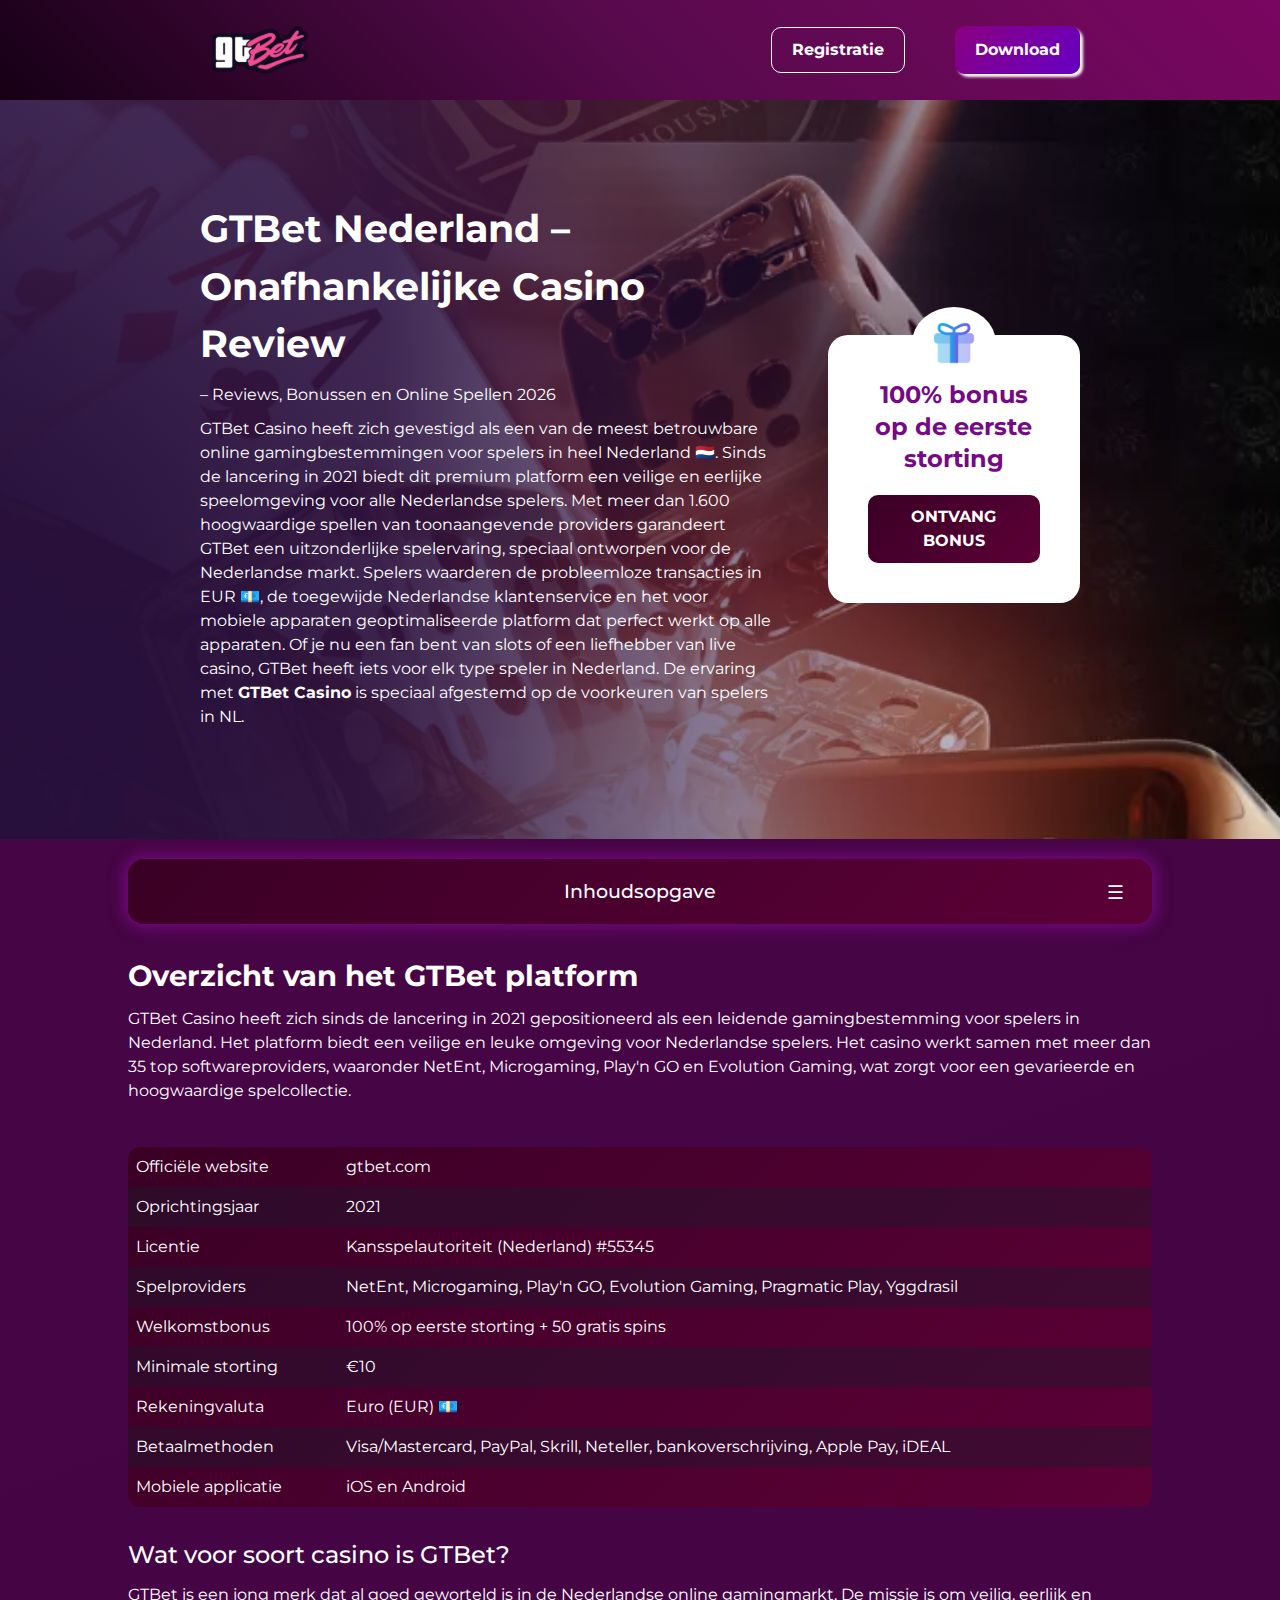
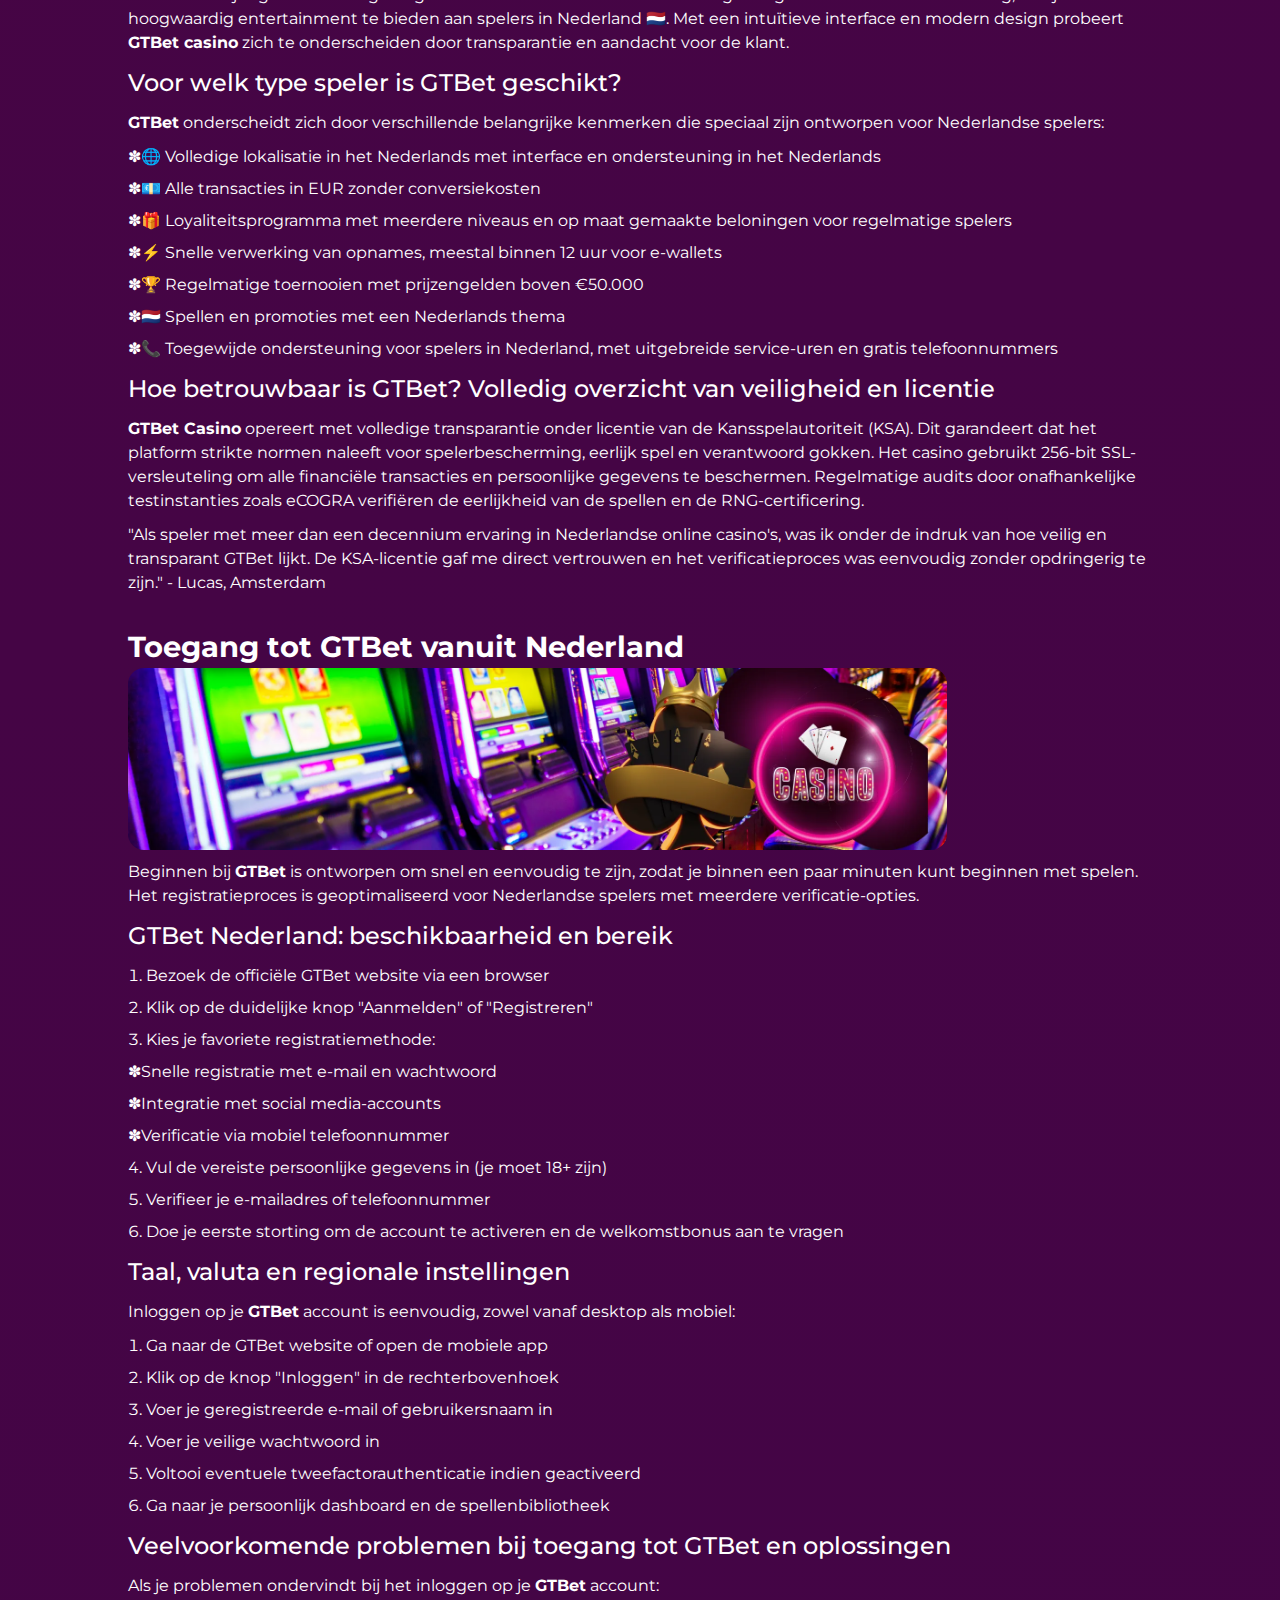
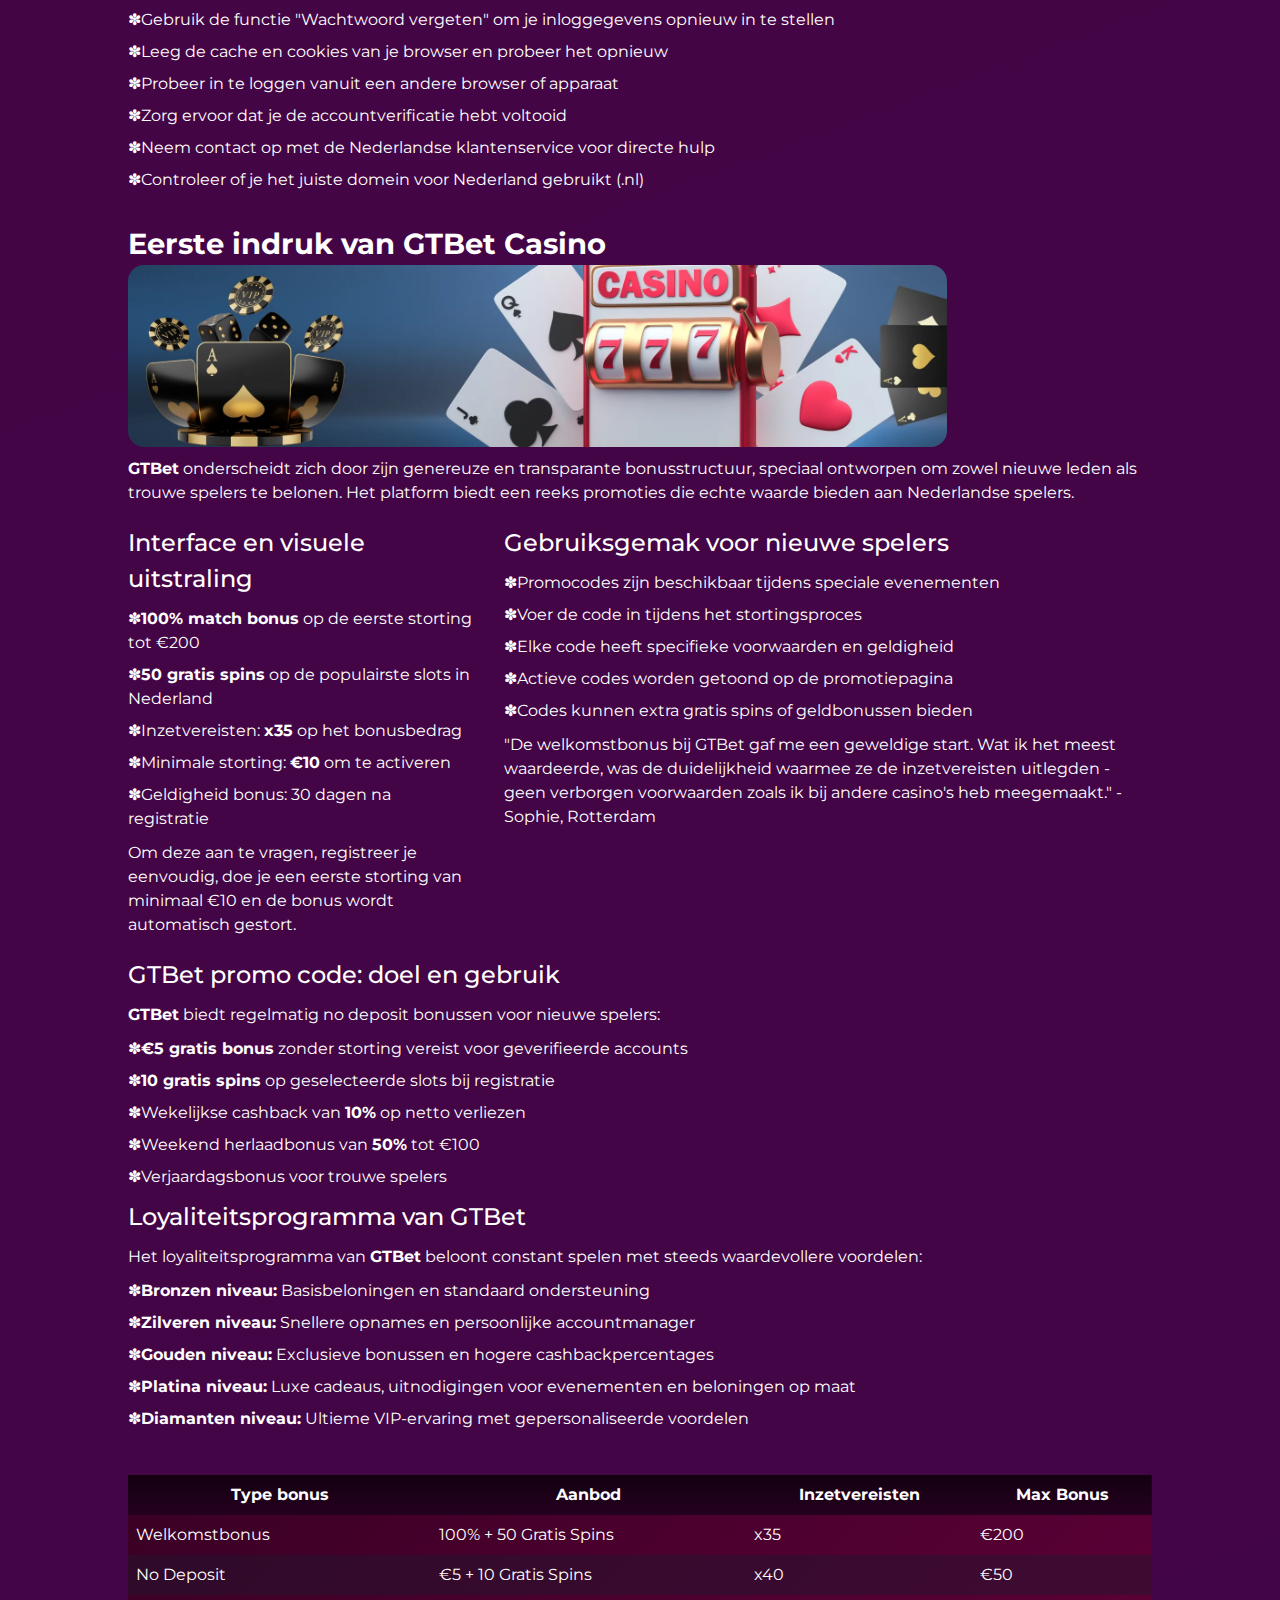
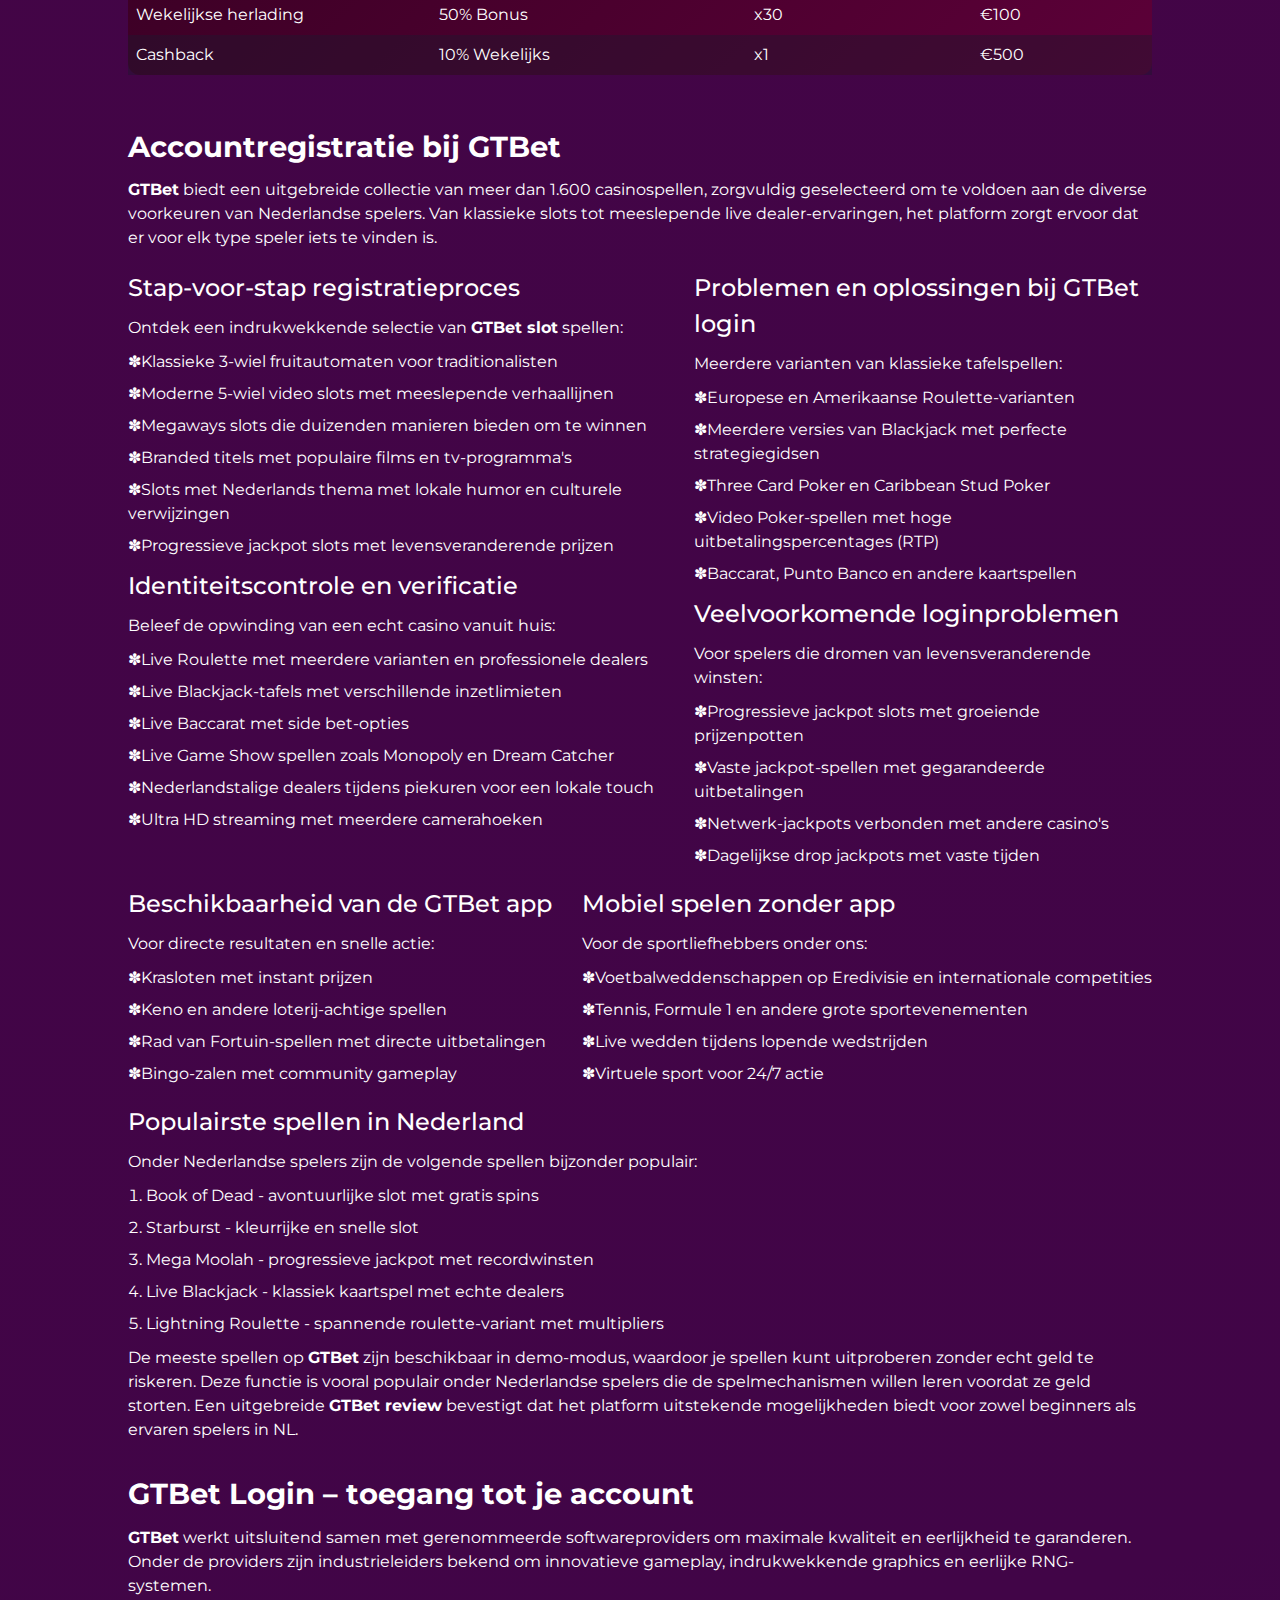
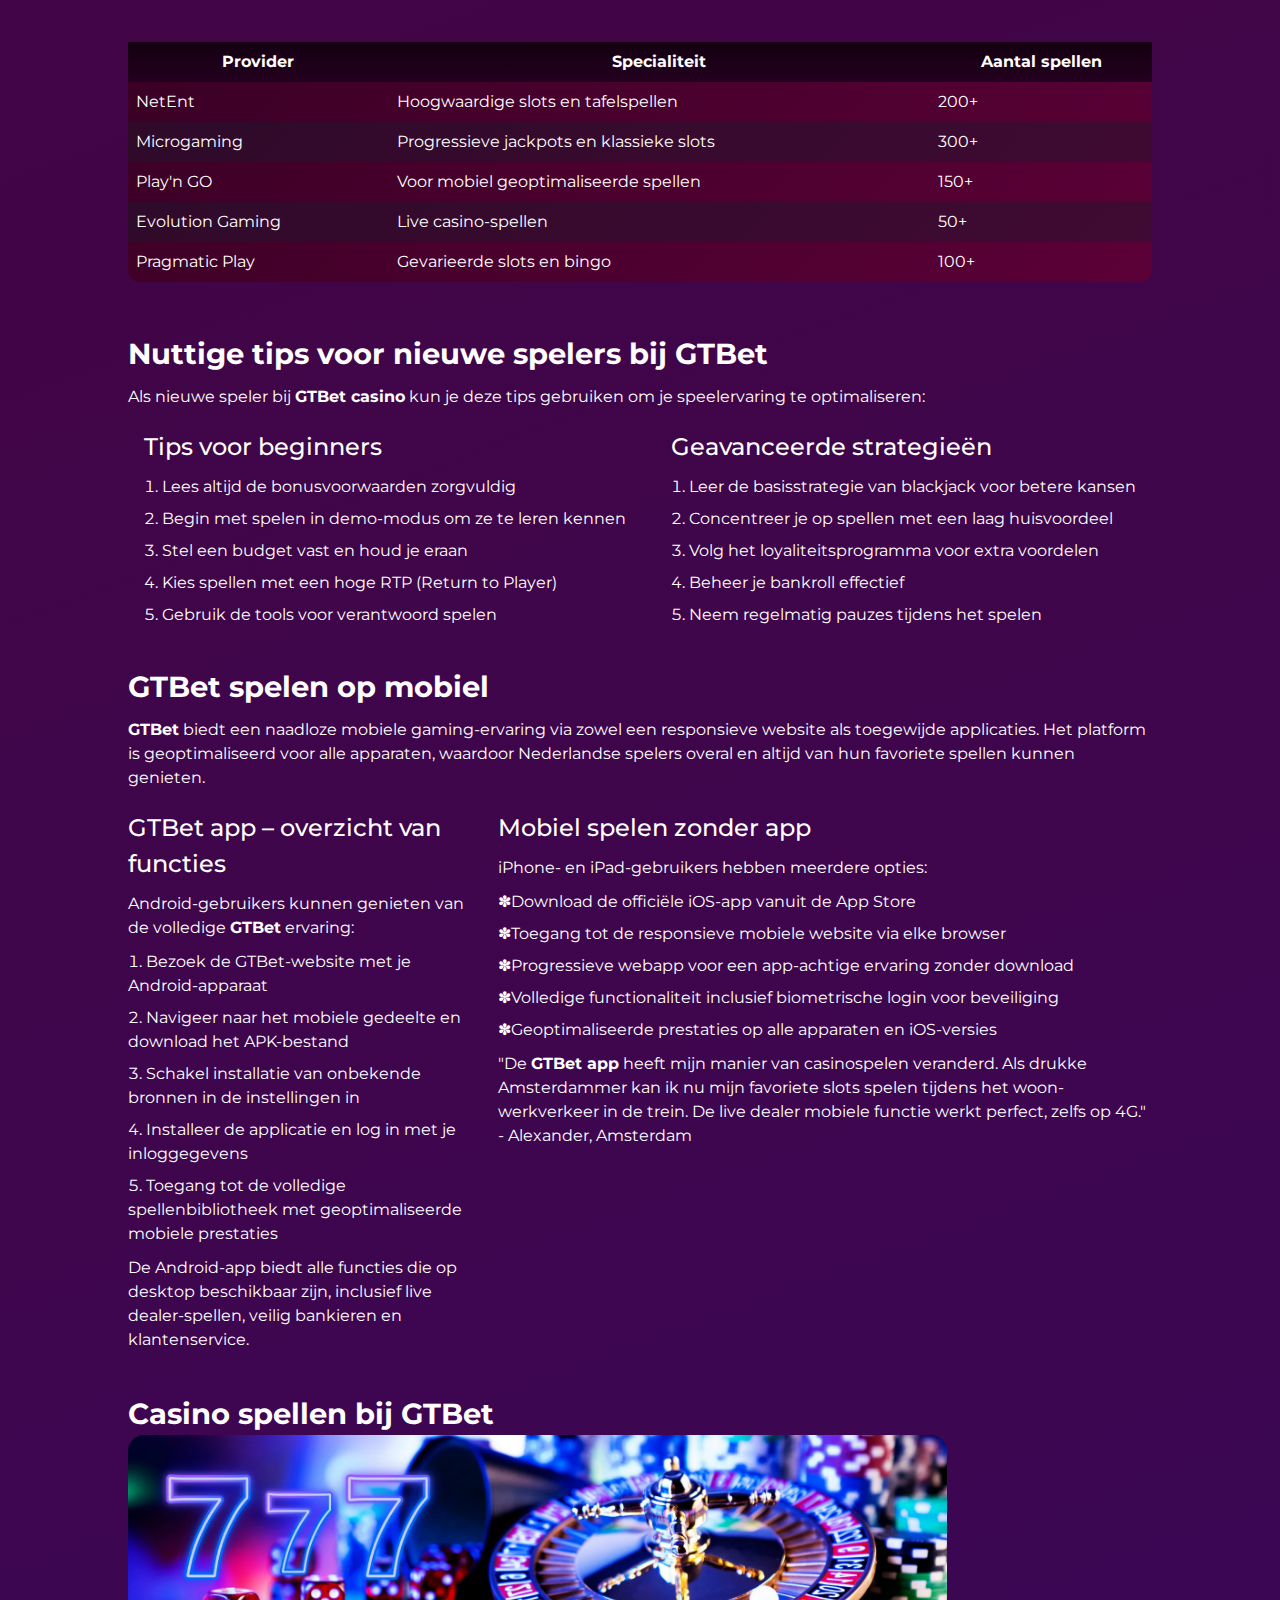
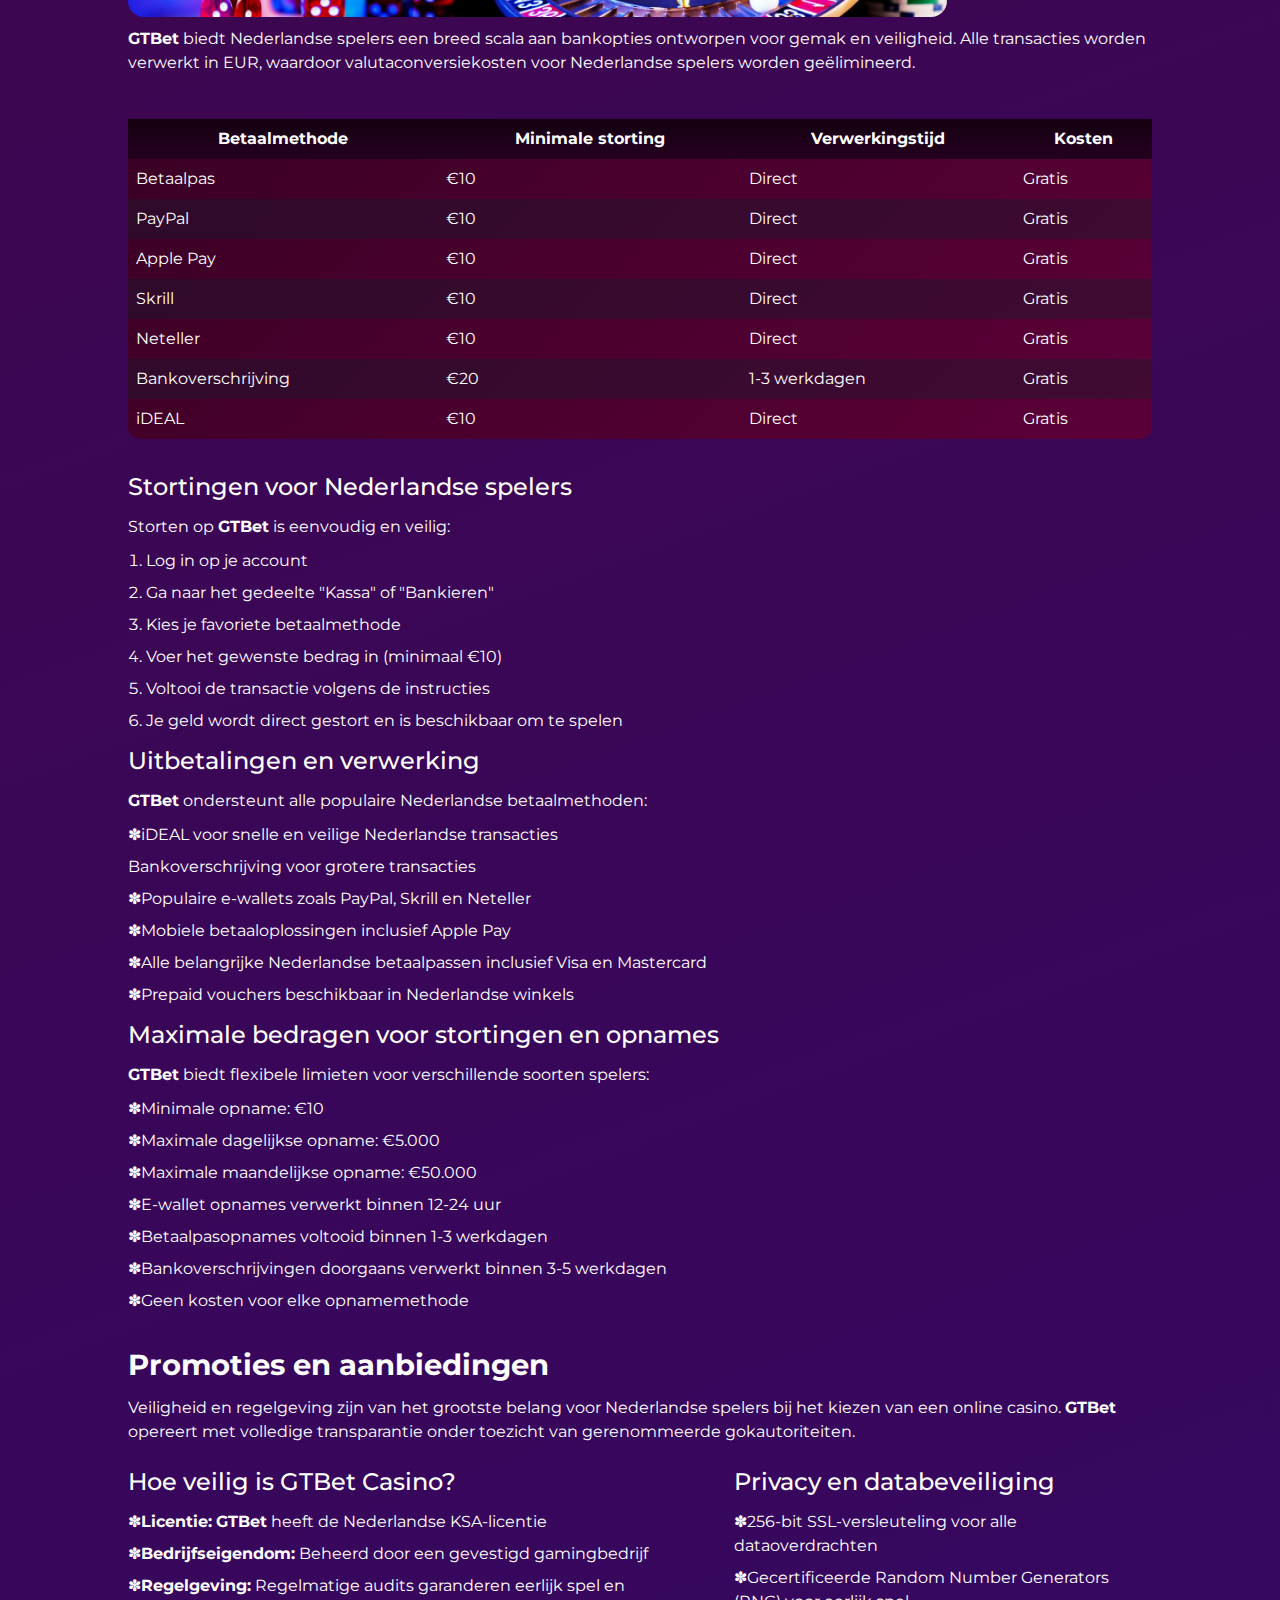
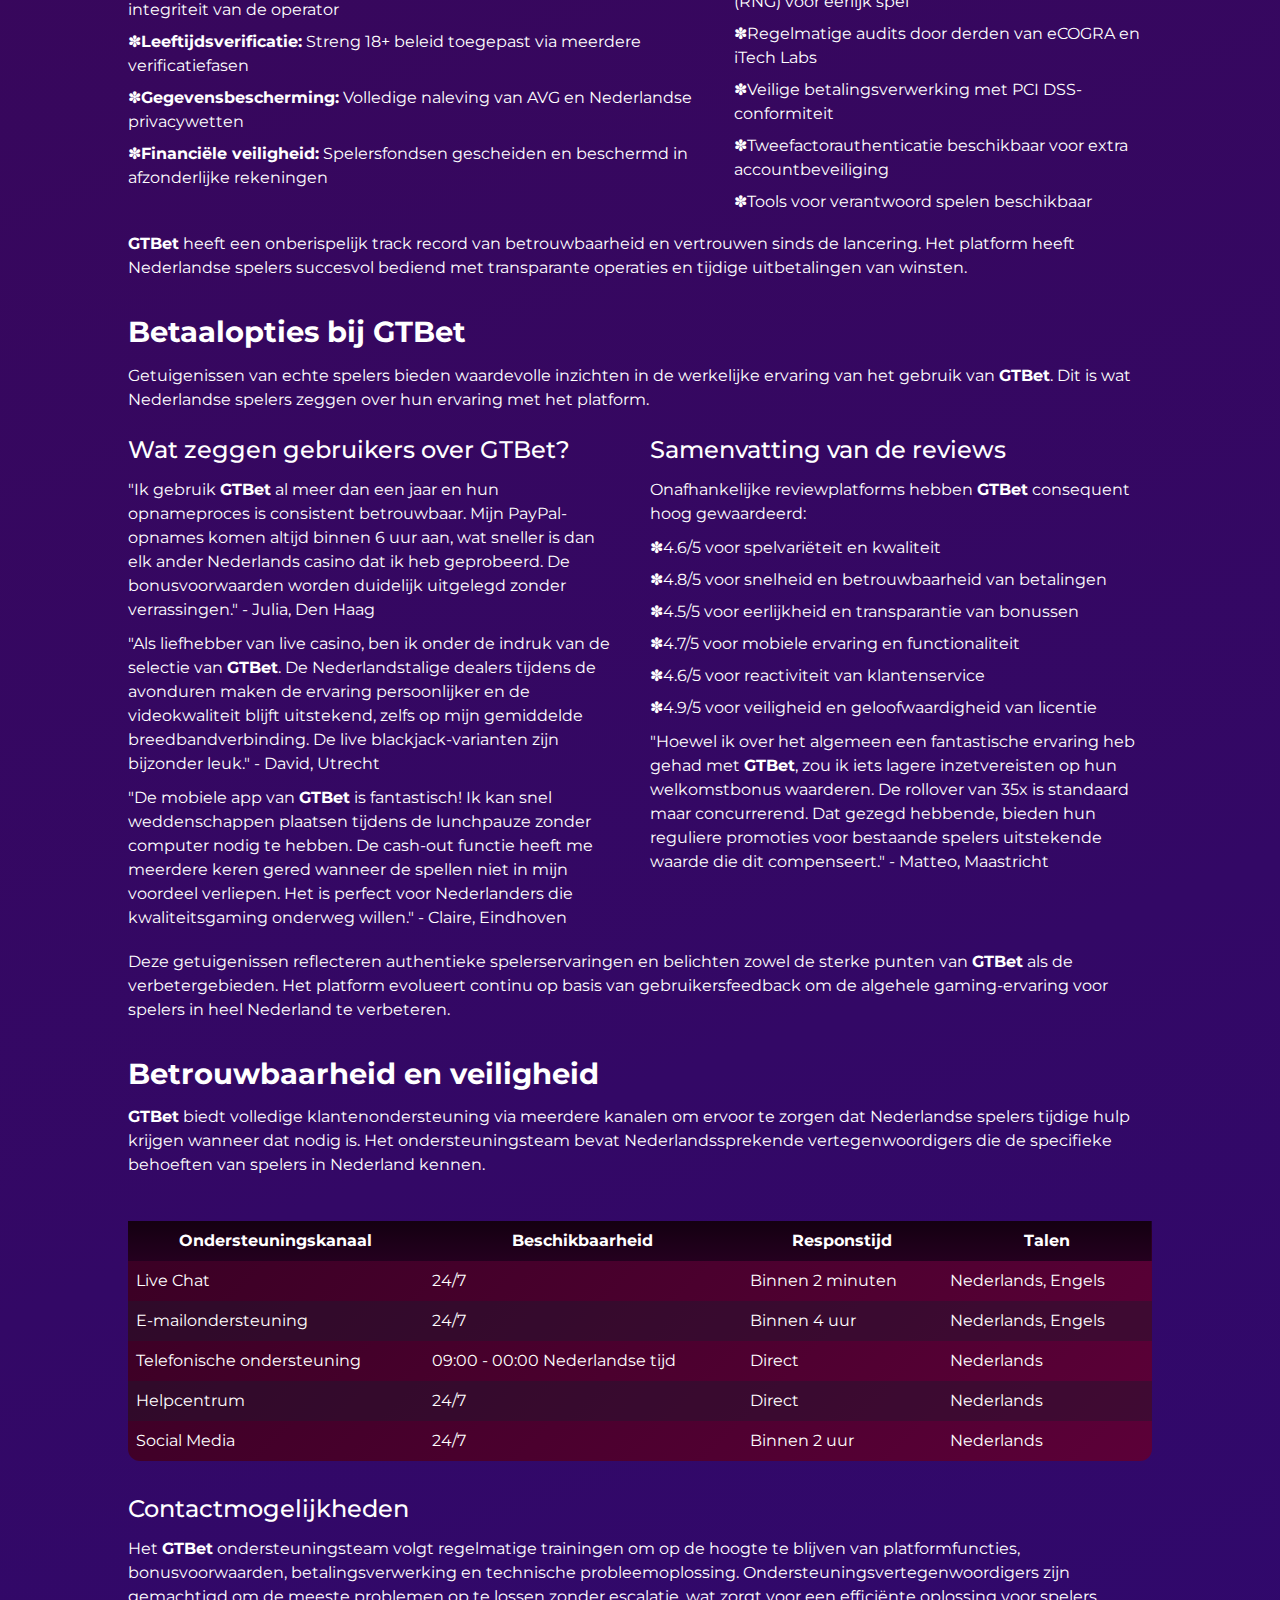
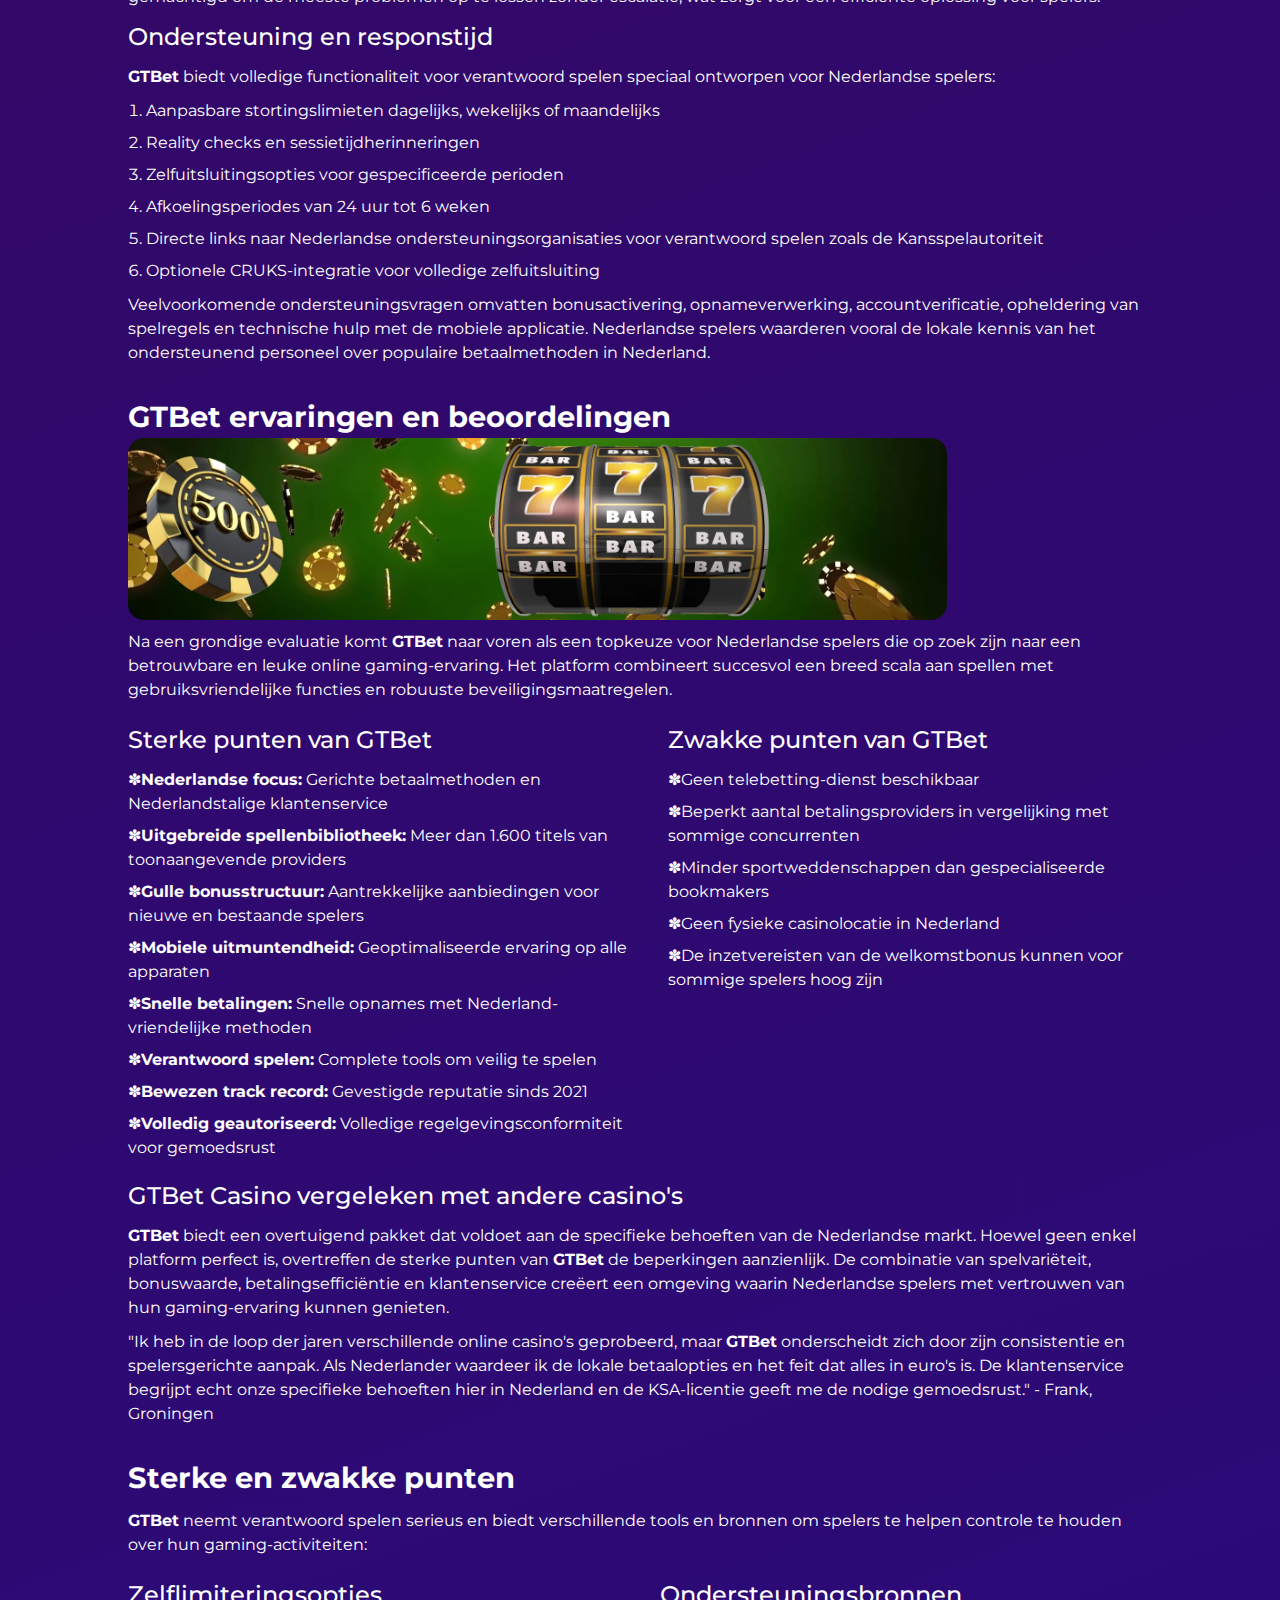
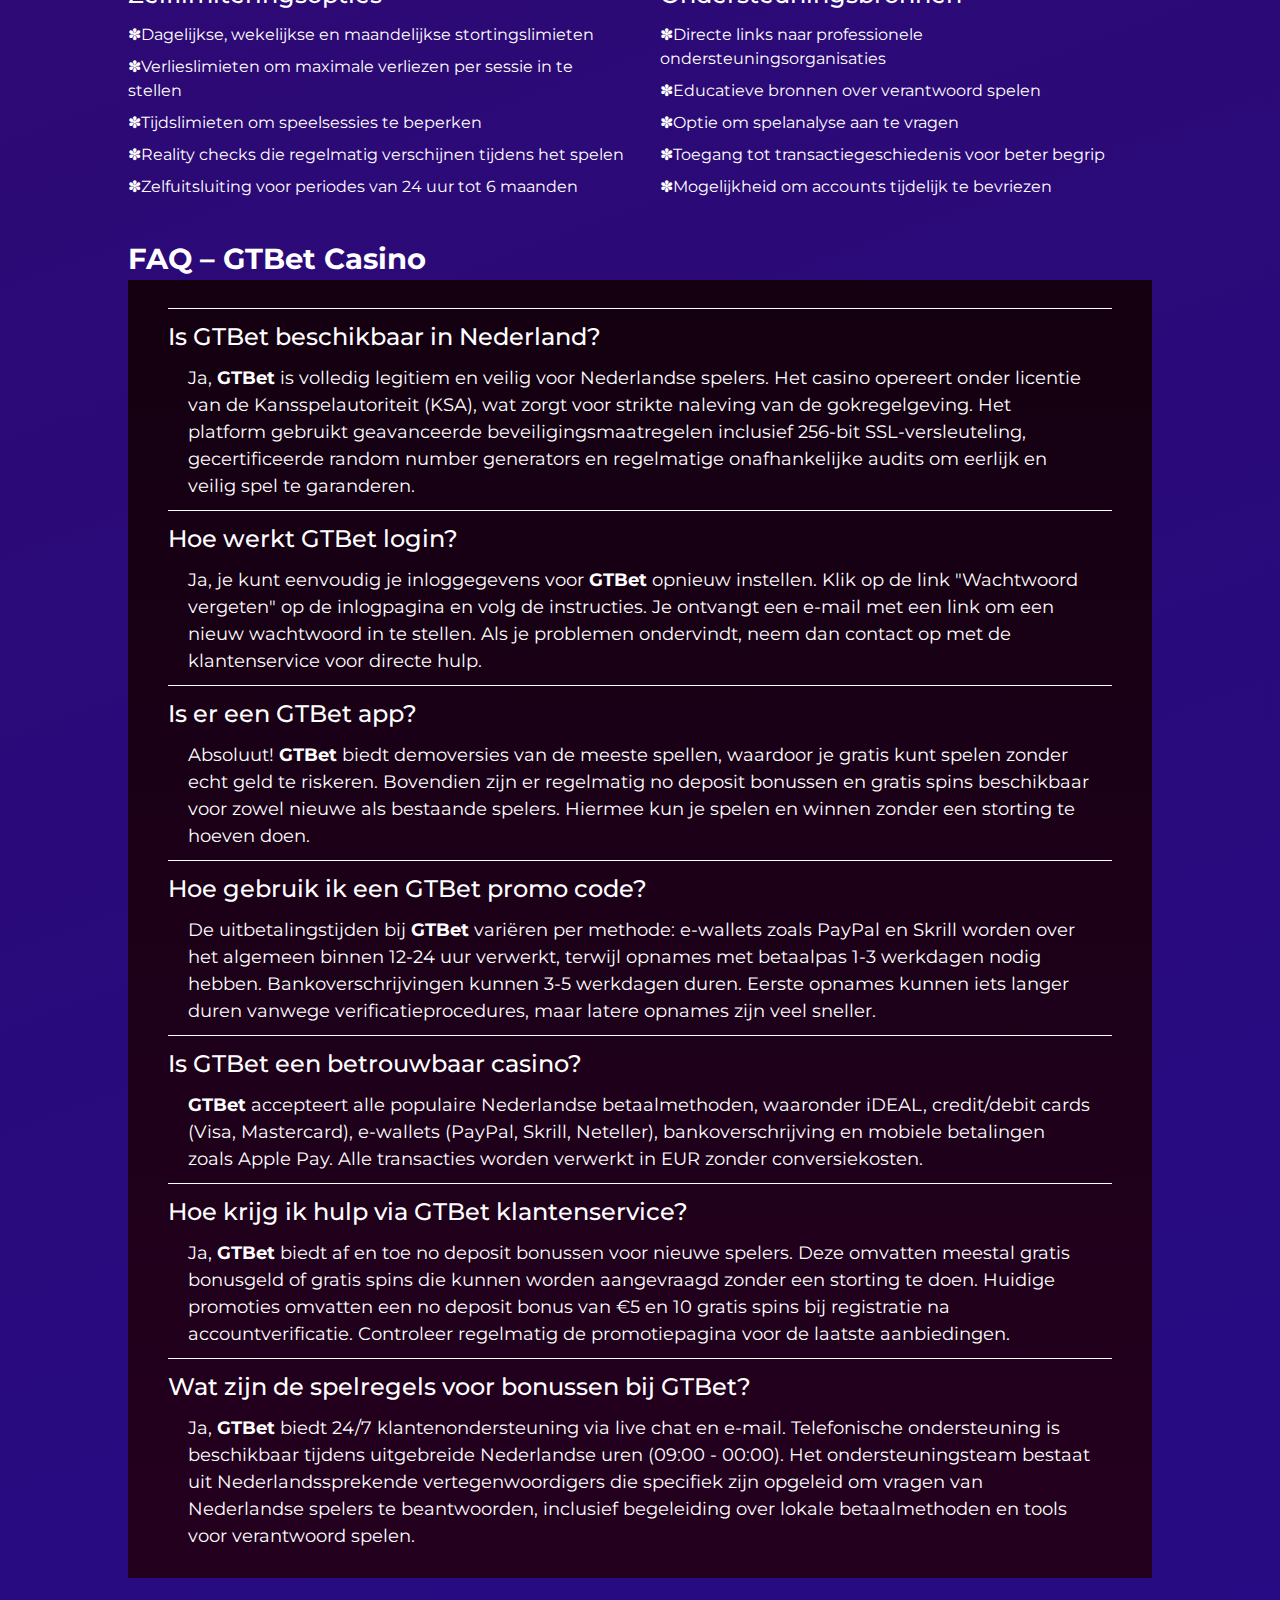
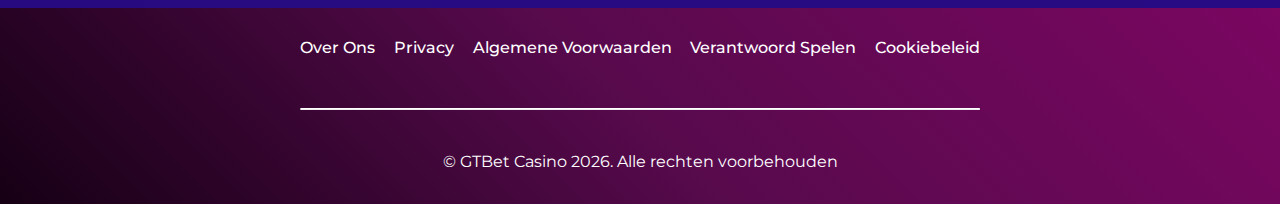
<file: nl-nl/index.html>
<!DOCTYPE html>
<html lang="nl-NL">

<head>
    <meta charset="UTF-8">
    <meta name="viewport" content="width=device-width, initial-scale=1.0">
    <link rel="stylesheet" href="/style.css">
    <link rel="shortcut icon" href="/favicon.ico" type="image/x-icon">
    <title>GTBet Nederland | Casino Review, Promo Code & Login</title>
    <meta name="description"
        content="Complete gids over GTBet in Nederland: casino review, login, promo code, mobiele app, betalingen en betrouwbaarheid.">
    <meta name="googlebot" content="index,follow,noarchive">

    <link rel="alternate" hreflang="nl-NL" href="https://www.stanleyguard.nl/nl-nl/">
    <link rel="alternate" hreflang="x-default" href="https://www.stanleyguard.nl/">
    <link rel="canonical" href="https://www.stanleyguard.nl/nl-nl/">

    <meta property="og:type" content="website" />
    <meta property="og:title" content="GTBet Nederland | Casino Review, Promo Code & Login" />
    <meta property="og:description"
        content="Complete gids over GTBet in Nederland: casino review, login, promo code, mobiele app, betalingen en betrouwbaarheid." />
    <meta property="og:url" content="https://www.stanleyguard.nl/" />
    <meta property="og:site_name" content="GTBet Casino" />
    <meta property="og:image" content="https://www.stanleyguard.nl/img/1.webp" />
    <meta property="og:locale" content="nl_NL" />

    <meta name="twitter:card" content="summary_large_image" />
    <meta name="twitter:title" content="GTBet Nederland | Casino Review, Promo Code & Login" />
    <meta name="twitter:description"
        content="Complete gids over GTBet in Nederland: casino review, login, promo code, mobiele app, betalingen en betrouwbaarheid." />
    <meta name="twitter:image" content="https://www.stanleyguard.nl/img/1.webp" />

    <script type="application/ld+json">
    {
        "@context": "https://schema.org",
        "@type": "Article",
        "headline": "GTBet Nederland | Casino Review, Promo Code & Login",
        "description": "Complete gids over GTBet in Nederland: casino review, login, promo code, mobiele app, betalingen en betrouwbaarheid.",
        "mainEntityOfPage": {
            "@type": "WebPage",
            "@id": "https://www.stanleyguard.nl/"
        },
        "author": {
            "@type": "Person",
            "name": "Jan van der Meer",
            "url": "https://www.stanleyguard.nl/"
        },
        "publisher": {
            "@type": "Organization",
            "name": "GTBet Casino",
            "logo": {
                "@type": "ImageObject",
                "url": "https://www.stanleyguard.nl/img/logo.webp"
            }
        },
        "datePublished": "2026-01-22",
        "dateModified": "2026-01-22"
    }
    </script>

    <script type="application/ld+json">
    {
        "@context": "https://schema.org",
        "@type": "WebSite",
        "url": "https://www.stanleyguard.nl/",
        "name": "GTBet Casino",
        "description": "Online casino voor spelers in Nederland: GTBet review, spellen, bonussen en betalingen.",
        "inLanguage": "nl-NL"
    }
    </script>

    <script type="application/ld+json">
    {
        "@context": "https://schema.org",
        "@type": "BreadcrumbList",
        "itemListElement": [{
                "@type": "ListItem",
                "position": 1,
                "name": "Home",
                "item": "https://www.stanleyguard.nl/"
            },
            {
                "@type": "ListItem",
                "position": 2,
                "name": "🎰 +100%",
                "item": "https://www.stanleyguard.nl/"
            }
        ]
    }
    </script>

    <script type="application/ld+json">
    {
      "@context": "https://schema.org",
      "@type": "FAQPage",
      "mainEntity": [
        {
          "@type": "Question",
          "name": "Hoe registreer ik me bij GTBet Casino?",
          "acceptedAnswer": {
            "@type": "Answer",
            "text": "De registratie duurt 2 minuten: e-mail, telefoonnummer en wachtwoord. Directe verificatie."
          }
        },
        {
          "@type": "Question",
          "name": "Is er een mobiele app?",
          "acceptedAnswer": {
            "@type": "Answer",
            "text": "Ja, er is een app beschikbaar voor iOS en Android met alle spellen."
          }
        },
        {
          "@type": "Question",
          "name": "Hoe krijg ik de welkomstbonus?",
          "acceptedAnswer": {
            "@type": "Answer",
            "text": "Na registratie en eerste storting ontvang je tot 100% bonus."
          }
        },
        {
          "@type": "Question",
          "name": "Wat zijn de uitbetalingstijden?",
          "acceptedAnswer": {
            "@type": "Answer",
            "text": "Bankoverschrijving: 1-3 werkdagen, e-wallets: maximaal 24 uur."
          }
        }
      ]
    }
    </script>
</head>

<body>

    <header>
        <div class="logo">
            <a href="/"><img src="/img/logo.webp" alt="GTBet Casino logo" width="140" height="70"></a>
        </div>

        <div class="header-btn">
            <a href="/play/" rel="nofollow" content="noindex" class="h-violet-btn">Registratie</a>
            <a href="/play/" rel="nofollow" content="noindex" class="h-accent-btn">Download</a>
        </div>
    </header>

    <main>
        <div class="promo">
            <div class="promo-l">
                <h1>GTBet Nederland – Onafhankelijke Casino Review</h1>
                <p class="txt">
                    – Reviews, Bonussen en Online Spellen 2026
                </p>
                <p class="txt">
                    GTBet Casino heeft zich gevestigd als een van de meest betrouwbare online gamingbestemmingen voor
                    spelers in heel Nederland 🇳🇱. Sinds de lancering in 2021 biedt dit premium platform een veilige en
                    eerlijke speelomgeving voor alle Nederlandse spelers. Met meer dan 1.600 hoogwaardige spellen van
                    toonaangevende providers garandeert GTBet een uitzonderlijke spelervaring, speciaal ontworpen voor
                    de Nederlandse markt. Spelers waarderen de probleemloze transacties in EUR 💶, de toegewijde
                    Nederlandse klantenservice en het voor mobiele apparaten geoptimaliseerde platform dat perfect werkt
                    op alle apparaten. Of je nu een fan bent van slots of een liefhebber van live casino, GTBet heeft
                    iets voor elk type speler in Nederland. De ervaring met <strong>GTBet Casino</strong> is speciaal
                    afgestemd op de voorkeuren van spelers in NL.
                </p>
            </div>

            <div class="promo-gift">
                <div class="gift-box">
                    <img class="gift-zoom" src="/img/gift.webp" alt="bonus cadeau" width="50" height="50">
                </div>

                <p class="txt-accent">
                    100% bonus op de eerste storting
                </p>

                <a href="/play/" rel="nofollow" content="noindex" class="btn-accent">Ontvang Bonus</a>
            </div>
        </div>

        <div class="wrapper">
            <div class="navigation">
                <input type="checkbox" id="toggle-nav" hidden>
                <label for="toggle-nav" class="txt-nav">Inhoudsopgave</label>

                <ul class="nav-list">
                    <li class="nav-item"><a href="#review">Overzicht van het GTBet platform</a></li>
                    <li class="nav-item"><a href="#inscription">Toegang tot GTBet vanuit Nederland</a></li>
                    <li class="nav-item"><a href="#bonus">Eerste indruk van GTBet Casino</a></li>
                    <li class="nav-item"><a href="#jeux">Accountregistratie bij GTBet</a></li>
                    <li class="nav-item"><a href="#prestataires">GTBet Login – toegang tot je account</a></li>
                    <li class="nav-item"><a href="#conseils">GTBet spelen op mobiel</a></li>
                    <li class="nav-item"><a href="#mobile">Casino spellen bij GTBet</a></li>
                    <li class="nav-item"><a href="#demo">Promoties en aanbiedingen</a></li>
                    <li class="nav-item"><a href="#deposit">Betaalopties bij GTBet</a></li>
                    <li class="nav-item"><a href="#withdrawal">Betrouwbaarheid en veiligheid</a></li>
                    <li class="nav-item"><a href="#limites">GTBet ervaringen en beoordelingen</a></li>
                    <li class="nav-item"><a href="#limites">Sterke en zwakke punten</a></li>
                    <li class="nav-item"><a href="#limites">Klantenservice van GTBet</a></li>
                    <li class="nav-item"><a href="#limites">Conclusie over GTBet Casino</a></li>
                    <li class="nav-item"><a href="#limites">FAQ – GTBet Casino</a></li>
                </ul>
            </div>

            <div class="container" id="review">
                <h2>Overzicht van het GTBet platform</h2>
                <p class="txt">
                    GTBet Casino heeft zich sinds de lancering in 2021 gepositioneerd als een leidende gamingbestemming
                    voor spelers in Nederland. Het platform biedt een veilige en leuke omgeving voor Nederlandse
                    spelers. Het casino werkt samen met meer dan 35 top softwareproviders, waaronder NetEnt,
                    Microgaming, Play'n GO en Evolution Gaming, wat zorgt voor een gevarieerde en hoogwaardige
                    spelcollectie.
                </p>

                <div class="table-wrapper">
                    <table>
                        <tbody>
                            <tr>
                                <td>Officiële website</td>
                                <td>gtbet.com</td>
                            </tr>
                            <tr>
                                <td>Oprichtingsjaar</td>
                                <td>2021</td>
                            </tr>
                            <tr>
                                <td>Licentie</td>
                                <td>Kansspelautoriteit (Nederland) #55345</td>
                            </tr>
                            <tr>
                                <td>Spelproviders</td>
                                <td>NetEnt, Microgaming, Play'n GO, Evolution Gaming, Pragmatic Play, Yggdrasil</td>
                            </tr>
                            <tr>
                                <td>Welkomstbonus</td>
                                <td>100% op eerste storting + 50 gratis spins</td>
                            </tr>
                            <tr>
                                <td>Minimale storting</td>
                                <td>€10</td>
                            </tr>
                            <tr>
                                <td>Rekeningvaluta</td>
                                <td>Euro (EUR) 💶</td>
                            </tr>
                            <tr>
                                <td>Betaalmethoden</td>
                                <td>Visa/Mastercard, PayPal, Skrill, Neteller, bankoverschrijving, Apple Pay, iDEAL
                                </td>
                            </tr>
                            <tr>
                                <td>Mobiele applicatie</td>
                                <td>iOS en Android</td>
                            </tr>
                        </tbody>
                    </table>
                </div>

                <h3>Wat voor soort casino is GTBet?</h3>
                <p class="txt">
                    GTBet is een jong merk dat al goed geworteld is in de Nederlandse online gamingmarkt. De missie is
                    om veilig, eerlijk en hoogwaardig entertainment te bieden aan spelers in Nederland 🇳🇱. Met een
                    intuïtieve interface en modern design probeert <strong>GTBet casino</strong> zich te onderscheiden
                    door transparantie en aandacht voor de klant.
                </p>

                <h3>Voor welk type speler is GTBet geschikt?</h3>
                <p class="txt">
                    <strong>GTBet</strong> onderscheidt zich door verschillende belangrijke kenmerken die speciaal zijn
                    ontworpen voor Nederlandse spelers:
                </p>
                <ul>
                    <li>🌐 Volledige lokalisatie in het Nederlands met interface en ondersteuning in het Nederlands</li>
                    <li>💶 Alle transacties in EUR zonder conversiekosten</li>
                    <li>🎁 Loyaliteitsprogramma met meerdere niveaus en op maat gemaakte beloningen voor regelmatige
                        spelers</li>
                    <li>⚡ Snelle verwerking van opnames, meestal binnen 12 uur voor e-wallets</li>
                    <li>🏆 Regelmatige toernooien met prijzengelden boven €50.000</li>
                    <li>🇳🇱 Spellen en promoties met een Nederlands thema</li>
                    <li>📞 Toegewijde ondersteuning voor spelers in Nederland, met uitgebreide service-uren en gratis
                        telefoonnummers</li>
                </ul>

                <h3>Hoe betrouwbaar is GTBet? Volledig overzicht van veiligheid en licentie</h3>
                <p class="txt">
                    <strong>GTBet Casino</strong> opereert met volledige transparantie onder licentie van de
                    Kansspelautoriteit (KSA). Dit garandeert dat het platform strikte normen naleeft voor
                    spelerbescherming, eerlijk spel en verantwoord gokken. Het casino gebruikt 256-bit SSL-versleuteling
                    om alle financiële transacties en persoonlijke gegevens te beschermen. Regelmatige audits door
                    onafhankelijke testinstanties zoals eCOGRA verifiëren de eerlijkheid van de spellen en de
                    RNG-certificering.
                </p>
                <p class="txt">
                    "Als speler met meer dan een decennium ervaring in Nederlandse online casino's, was ik onder de
                    indruk van hoe veilig en transparant GTBet lijkt. De KSA-licentie gaf me direct vertrouwen en het
                    verificatieproces was eenvoudig zonder opdringerig te zijn." - Lucas, Amsterdam
                </p>
            </div>

            <div class="container" id="inscription">
                <h2>Toegang tot GTBet vanuit Nederland</h2>
                <img src="/img/3.webp" alt="GTBet Registratie" width="1000" height="800">
                <p class="txt">
                    Beginnen bij <strong>GTBet</strong> is ontworpen om snel en eenvoudig te zijn, zodat je binnen een
                    paar minuten kunt beginnen met spelen. Het registratieproces is geoptimaliseerd voor Nederlandse
                    spelers met meerdere verificatie-opties.
                </p>

                <h3>GTBet Nederland: beschikbaarheid en bereik</h3>
                <ol>
                    <li>Bezoek de officiële GTBet website via een browser</li>
                    <li>Klik op de duidelijke knop "Aanmelden" of "Registreren"</li>
                    <li>Kies je favoriete registratiemethode:
                        <ul>
                            <li>Snelle registratie met e-mail en wachtwoord</li>
                            <li>Integratie met social media-accounts</li>
                            <li>Verificatie via mobiel telefoonnummer</li>
                        </ul>
                    </li>
                    <li>Vul de vereiste persoonlijke gegevens in (je moet 18+ zijn)</li>
                    <li>Verifieer je e-mailadres of telefoonnummer</li>
                    <li>Doe je eerste storting om de account te activeren en de welkomstbonus aan te vragen</li>
                </ol>

                <h3>Taal, valuta en regionale instellingen</h3>
                <p class="txt">
                    Inloggen op je <strong>GTBet</strong> account is eenvoudig, zowel vanaf desktop als mobiel:
                </p>
                <ol>
                    <li>Ga naar de GTBet website of open de mobiele app</li>
                    <li>Klik op de knop "Inloggen" in de rechterbovenhoek</li>
                    <li>Voer je geregistreerde e-mail of gebruikersnaam in</li>
                    <li>Voer je veilige wachtwoord in</li>
                    <li>Voltooi eventuele tweefactorauthenticatie indien geactiveerd</li>
                    <li>Ga naar je persoonlijk dashboard en de spellenbibliotheek</li>
                </ol>

                <h3>Veelvoorkomende problemen bij toegang tot GTBet en oplossingen</h3>
                <p class="txt">
                    Als je problemen ondervindt bij het inloggen op je <strong>GTBet</strong> account:
                </p>
                <ul>
                    <li>Gebruik de functie "Wachtwoord vergeten" om je inloggegevens opnieuw in te stellen</li>
                    <li>Leeg de cache en cookies van je browser en probeer het opnieuw</li>
                    <li>Probeer in te loggen vanuit een andere browser of apparaat</li>
                    <li>Zorg ervoor dat je de accountverificatie hebt voltooid</li>
                    <li>Neem contact op met de Nederlandse klantenservice voor directe hulp</li>
                    <li>Controleer of je het juiste domein voor Nederland gebruikt (.nl)</li>
                </ul>
            </div>

            <div class="container" id="bonus">
                <h2>Eerste indruk van GTBet Casino</h2>
                <img src="/img/1.webp" alt="GTBet Bonus" width="1000" height="800">
                <p class="txt">
                    <strong>GTBet</strong> onderscheidt zich door zijn genereuze en transparante bonusstructuur,
                    speciaal ontworpen om zowel nieuwe leden als trouwe spelers te belonen. Het platform biedt een reeks
                    promoties die echte waarde bieden aan Nederlandse spelers.
                </p>

                <div class="promoties-bonus">
                    <div>
                        <h3>Interface en visuele uitstraling</h3>
                        <ul>
                            <li><strong>100% match bonus</strong> op de eerste storting tot €200</li>
                            <li><strong>50 gratis spins</strong> op de populairste slots in Nederland</li>
                            <li>Inzetvereisten: <strong>x35</strong> op het bonusbedrag</li>
                            <li>Minimale storting: <strong>€10</strong> om te activeren</li>
                            <li>Geldigheid bonus: 30 dagen na registratie</li>
                        </ul>
                        <p class="txt">
                            Om deze aan te vragen, registreer je eenvoudig, doe je een eerste storting van minimaal €10
                            en de bonus wordt automatisch gestort.
                        </p>
                    </div>

                    <div>
                        <h3>Gebruiksgemak voor nieuwe spelers</h3>
                        <ul>
                            <li>Promocodes zijn beschikbaar tijdens speciale evenementen</li>
                            <li>Voer de code in tijdens het stortingsproces</li>
                            <li>Elke code heeft specifieke voorwaarden en geldigheid</li>
                            <li>Actieve codes worden getoond op de promotiepagina</li>
                            <li>Codes kunnen extra gratis spins of geldbonussen bieden</li>
                        </ul>
                        <p class="txt">
                            "De welkomstbonus bij GTBet gaf me een geweldige start. Wat ik het meest waardeerde, was de
                            duidelijkheid waarmee ze de inzetvereisten uitlegden - geen verborgen voorwaarden zoals ik
                            bij andere casino's heb meegemaakt." - Sophie, Rotterdam
                        </p>
                    </div>
                </div>

                <h3>GTBet promo code: doel en gebruik</h3>
                <p class="txt">
                    <strong>GTBet</strong> biedt regelmatig no deposit bonussen voor nieuwe spelers:
                </p>
                <ul>
                    <li><strong>€5 gratis bonus</strong> zonder storting vereist voor geverifieerde accounts</li>
                    <li><strong>10 gratis spins</strong> op geselecteerde slots bij registratie</li>
                    <li>Wekelijkse cashback van <strong>10%</strong> op netto verliezen</li>
                    <li>Weekend herlaadbonus van <strong>50%</strong> tot €100</li>
                    <li>Verjaardagsbonus voor trouwe spelers</li>
                </ul>

                <h3>Loyaliteitsprogramma van GTBet</h3>
                <p class="txt">
                    Het loyaliteitsprogramma van <strong>GTBet</strong> beloont constant spelen met steeds waardevollere
                    voordelen:
                </p>
                <ul>
                    <li><strong>Bronzen niveau:</strong> Basisbeloningen en standaard ondersteuning</li>
                    <li><strong>Zilveren niveau:</strong> Snellere opnames en persoonlijke accountmanager</li>
                    <li><strong>Gouden niveau:</strong> Exclusieve bonussen en hogere cashbackpercentages</li>
                    <li><strong>Platina niveau:</strong> Luxe cadeaus, uitnodigingen voor evenementen en beloningen op
                        maat</li>
                    <li><strong>Diamanten niveau:</strong> Ultieme VIP-ervaring met gepersonaliseerde voordelen</li>
                </ul>

                <div class="table-wrapper">
                    <table>
                        <thead>
                            <tr>
                                <th>Type bonus</th>
                                <th>Aanbod</th>
                                <th>Inzetvereisten</th>
                                <th>Max Bonus</th>
                            </tr>
                        </thead>
                        <tbody>
                            <tr>
                                <td>Welkomstbonus</td>
                                <td>100% + 50 Gratis Spins</td>
                                <td>x35</td>
                                <td>€200</td>
                            </tr>
                            <tr>
                                <td>No Deposit</td>
                                <td>€5 + 10 Gratis Spins</td>
                                <td>x40</td>
                                <td>€50</td>
                            </tr>
                            <tr>
                                <td>Wekelijkse herlading</td>
                                <td>50% Bonus</td>
                                <td>x30</td>
                                <td>€100</td>
                            </tr>
                            <tr>
                                <td>Cashback</td>
                                <td>10% Wekelijks</td>
                                <td>x1</td>
                                <td>€500</td>
                            </tr>
                        </tbody>
                    </table>
                </div>
            </div>

            <div class="container" id="jeux">
                <h2>Accountregistratie bij GTBet</h2>
                <p class="txt">
                    <strong>GTBet</strong> biedt een uitgebreide collectie van meer dan 1.600 casinospellen, zorgvuldig
                    geselecteerd om te voldoen aan de diverse voorkeuren van Nederlandse spelers. Van klassieke slots
                    tot meeslepende live dealer-ervaringen, het platform zorgt ervoor dat er voor elk type speler iets
                    te vinden is.
                </p>

                <div class="promoties-bonus">
                    <div>
                        <h3>Stap-voor-stap registratieproces</h3>
                        <p class="txt">
                            Ontdek een indrukwekkende selectie van <strong>GTBet slot</strong> spellen:
                        </p>
                        <ul>
                            <li>Klassieke 3-wiel fruitautomaten voor traditionalisten</li>
                            <li>Moderne 5-wiel video slots met meeslepende verhaallijnen</li>
                            <li>Megaways slots die duizenden manieren bieden om te winnen</li>
                            <li>Branded titels met populaire films en tv-programma's</li>
                            <li>Slots met Nederlands thema met lokale humor en culturele verwijzingen</li>
                            <li>Progressieve jackpot slots met levensveranderende prijzen</li>
                        </ul>

                        <h3>Identiteitscontrole en verificatie</h3>
                        <p class="txt">
                            Beleef de opwinding van een echt casino vanuit huis:
                        </p>
                        <ul>
                            <li>Live Roulette met meerdere varianten en professionele dealers</li>
                            <li>Live Blackjack-tafels met verschillende inzetlimieten</li>
                            <li>Live Baccarat met side bet-opties</li>
                            <li>Live Game Show spellen zoals Monopoly en Dream Catcher</li>
                            <li>Nederlandstalige dealers tijdens piekuren voor een lokale touch</li>
                            <li>Ultra HD streaming met meerdere camerahoeken</li>
                        </ul>
                    </div>

                    <div>
                        <h3>Problemen en oplossingen bij GTBet login</h3>
                        <p class="txt">
                            Meerdere varianten van klassieke tafelspellen:
                        </p>
                        <ul>
                            <li>Europese en Amerikaanse Roulette-varianten</li>
                            <li>Meerdere versies van Blackjack met perfecte strategiegidsen</li>
                            <li>Three Card Poker en Caribbean Stud Poker</li>
                            <li>Video Poker-spellen met hoge uitbetalingspercentages (RTP)</li>
                            <li>Baccarat, Punto Banco en andere kaartspellen</li>
                        </ul>

                        <h3>Veelvoorkomende loginproblemen</h3>
                        <p class="txt">
                            Voor spelers die dromen van levensveranderende winsten:
                        </p>
                        <ul>
                            <li>Progressieve jackpot slots met groeiende prijzenpotten</li>
                            <li>Vaste jackpot-spellen met gegarandeerde uitbetalingen</li>
                            <li>Netwerk-jackpots verbonden met andere casino's</li>
                            <li>Dagelijkse drop jackpots met vaste tijden</li>
                        </ul>
                    </div>
                </div>

                <div class="promoties-bonus">
                    <div>
                        <h3>Beschikbaarheid van de GTBet app</h3>
                        <p class="txt">
                            Voor directe resultaten en snelle actie:
                        </p>
                        <ul>
                            <li>Krasloten met instant prijzen</li>
                            <li>Keno en andere loterij-achtige spellen</li>
                            <li>Rad van Fortuin-spellen met directe uitbetalingen</li>
                            <li>Bingo-zalen met community gameplay</li>
                        </ul>
                    </div>

                    <div>
                        <h3>Mobiel spelen zonder app</h3>
                        <p class="txt">
                            Voor de sportliefhebbers onder ons:
                        </p>
                        <ul>
                            <li>Voetbalweddenschappen op Eredivisie en internationale competities</li>
                            <li>Tennis, Formule 1 en andere grote sportevenementen</li>
                            <li>Live wedden tijdens lopende wedstrijden</li>
                            <li>Virtuele sport voor 24/7 actie</li>
                        </ul>
                    </div>
                </div>

                <h3>Populairste spellen in Nederland</h3>
                <p class="txt">
                    Onder Nederlandse spelers zijn de volgende spellen bijzonder populair:
                </p>
                <ol>
                    <li>Book of Dead - avontuurlijke slot met gratis spins</li>
                    <li>Starburst - kleurrijke en snelle slot</li>
                    <li>Mega Moolah - progressieve jackpot met recordwinsten</li>
                    <li>Live Blackjack - klassiek kaartspel met echte dealers</li>
                    <li>Lightning Roulette - spannende roulette-variant met multipliers</li>
                </ol>

                <p class="txt">
                    De meeste spellen op <strong>GTBet</strong> zijn beschikbaar in demo-modus, waardoor je spellen kunt
                    uitproberen zonder echt geld te riskeren. Deze functie is vooral populair onder Nederlandse spelers
                    die de spelmechanismen willen leren voordat ze geld storten. Een uitgebreide <strong>GTBet
                        review</strong> bevestigt dat het platform uitstekende mogelijkheden biedt voor zowel beginners
                    als ervaren spelers in NL.
                </p>
            </div>

            <div class="container" id="prestataires">
                <h2>GTBet Login – toegang tot je account</h2>
                <p class="txt">
                    <strong>GTBet</strong> werkt uitsluitend samen met gerenommeerde softwareproviders om maximale
                    kwaliteit en eerlijkheid te garanderen. Onder de providers zijn industrieleiders bekend om
                    innovatieve gameplay, indrukwekkende graphics en eerlijke RNG-systemen.
                </p>

                <div class="table-wrapper">
                    <table>
                        <thead>
                            <tr>
                                <th>Provider</th>
                                <th>Specialiteit</th>
                                <th>Aantal spellen</th>
                            </tr>
                        </thead>
                        <tbody>
                            <tr>
                                <td>NetEnt</td>
                                <td>Hoogwaardige slots en tafelspellen</td>
                                <td>200+</td>
                            </tr>
                            <tr>
                                <td>Microgaming</td>
                                <td>Progressieve jackpots en klassieke slots</td>
                                <td>300+</td>
                            </tr>
                            <tr>
                                <td>Play'n GO</td>
                                <td>Voor mobiel geoptimaliseerde spellen</td>
                                <td>150+</td>
                            </tr>
                            <tr>
                                <td>Evolution Gaming</td>
                                <td>Live casino-spellen</td>
                                <td>50+</td>
                            </tr>
                            <tr>
                                <td>Pragmatic Play</td>
                                <td>Gevarieerde slots en bingo</td>
                                <td>100+</td>
                            </tr>
                        </tbody>
                    </table>
                </div>
            </div>

            <div class="container">
                <h2>Nuttige tips voor nieuwe spelers bij GTBet</h2>
                <p class="txt">
                    Als nieuwe speler bij <strong>GTBet casino</strong> kun je deze tips gebruiken om je speelervaring
                    te optimaliseren:
                </p>

                <div class="promoties-bonus">
                    <div>
                        <h3>Tips voor beginners</h3>
                        <ol>
                            <li>Lees altijd de bonusvoorwaarden zorgvuldig</li>
                            <li>Begin met spelen in demo-modus om ze te leren kennen</li>
                            <li>Stel een budget vast en houd je eraan</li>
                            <li>Kies spellen met een hoge RTP (Return to Player)</li>
                            <li>Gebruik de tools voor verantwoord spelen</li>
                        </ol>
                    </div>

                    <div>
                        <h3>Geavanceerde strategieën</h3>
                        <ol>
                            <li>Leer de basisstrategie van blackjack voor betere kansen</li>
                            <li>Concentreer je op spellen met een laag huisvoordeel</li>
                            <li>Volg het loyaliteitsprogramma voor extra voordelen</li>
                            <li>Beheer je bankroll effectief</li>
                            <li>Neem regelmatig pauzes tijdens het spelen</li>
                        </ol>
                    </div>
                </div>
            </div>

            <div class="container" id="prestataires">
                <h2>GTBet spelen op mobiel</h2>
                <p class="txt">
                    <strong>GTBet</strong> biedt een naadloze mobiele gaming-ervaring via zowel een responsieve website
                    als toegewijde applicaties. Het platform is geoptimaliseerd voor alle apparaten, waardoor
                    Nederlandse spelers overal en altijd van hun favoriete spellen kunnen genieten.
                </p>

                <div class="promoties-bonus">
                    <div>
                        <h3>GTBet app – overzicht van functies</h3>
                        <p class="txt">
                            Android-gebruikers kunnen genieten van de volledige <strong>GTBet</strong> ervaring:
                        </p>
                        <ol>
                            <li>Bezoek de GTBet-website met je Android-apparaat</li>
                            <li>Navigeer naar het mobiele gedeelte en download het APK-bestand</li>
                            <li>Schakel installatie van onbekende bronnen in de instellingen in</li>
                            <li>Installeer de applicatie en log in met je inloggegevens</li>
                            <li>Toegang tot de volledige spellenbibliotheek met geoptimaliseerde mobiele prestaties</li>
                        </ol>
                        <p class="txt">
                            De Android-app biedt alle functies die op desktop beschikbaar zijn, inclusief live
                            dealer-spellen, veilig bankieren en klantenservice.
                        </p>
                    </div>

                    <div>
                        <h3>Mobiel spelen zonder app</h3>
                        <p class="txt">
                            iPhone- en iPad-gebruikers hebben meerdere opties:
                        </p>
                        <ul>
                            <li>Download de officiële iOS-app vanuit de App Store</li>
                            <li>Toegang tot de responsieve mobiele website via elke browser</li>
                            <li>Progressieve webapp voor een app-achtige ervaring zonder download</li>
                            <li>Volledige functionaliteit inclusief biometrische login voor beveiliging</li>
                            <li>Geoptimaliseerde prestaties op alle apparaten en iOS-versies</li>
                        </ul>
                        <p class="txt">
                            "De <strong>GTBet app</strong> heeft mijn manier van casinospelen veranderd. Als drukke
                            Amsterdammer kan ik nu mijn favoriete slots spelen tijdens het woon-werkverkeer in de trein.
                            De live dealer mobiele functie werkt perfect, zelfs op 4G." - Alexander, Amsterdam
                        </p>
                    </div>
                </div>
            </div>

            <div class="container" id="conseils">
                <h2>Casino spellen bij GTBet</h2>
                <img src="/img/4.webp" alt="GTBet Spellen" width="1000" height="800">
                <p class="txt">
                    <strong>GTBet</strong> biedt Nederlandse spelers een breed scala aan bankopties ontworpen voor gemak
                    en veiligheid. Alle transacties worden verwerkt in EUR, waardoor valutaconversiekosten voor
                    Nederlandse spelers worden geëlimineerd.
                </p>

                <div class="table-wrapper">
                    <table>
                        <thead>
                            <tr>
                                <th>Betaalmethode</th>
                                <th>Minimale storting</th>
                                <th>Verwerkingstijd</th>
                                <th>Kosten</th>
                            </tr>
                        </thead>
                        <tbody>
                            <tr>
                                <td>Betaalpas</td>
                                <td>€10</td>
                                <td>Direct</td>
                                <td>Gratis</td>
                            </tr>
                            <tr>
                                <td>PayPal</td>
                                <td>€10</td>
                                <td>Direct</td>
                                <td>Gratis</td>
                            </tr>
                            <tr>
                                <td>Apple Pay</td>
                                <td>€10</td>
                                <td>Direct</td>
                                <td>Gratis</td>
                            </tr>
                            <tr>
                                <td>Skrill</td>
                                <td>€10</td>
                                <td>Direct</td>
                                <td>Gratis</td>
                            </tr>
                            <tr>
                                <td>Neteller</td>
                                <td>€10</td>
                                <td>Direct</td>
                                <td>Gratis</td>
                            </tr>
                            <tr>
                                <td>Bankoverschrijving</td>
                                <td>€20</td>
                                <td>1-3 werkdagen</td>
                                <td>Gratis</td>
                            </tr>
                            <tr>
                                <td>iDEAL</td>
                                <td>€10</td>
                                <td>Direct</td>
                                <td>Gratis</td>
                            </tr>
                        </tbody>
                    </table>
                </div>

                <h3>Stortingen voor Nederlandse spelers</h3>
                <p class="txt">
                    Storten op <strong>GTBet</strong> is eenvoudig en veilig:
                </p>
                <ol>
                    <li>Log in op je account</li>
                    <li>Ga naar het gedeelte "Kassa" of "Bankieren"</li>
                    <li>Kies je favoriete betaalmethode</li>
                    <li>Voer het gewenste bedrag in (minimaal €10)</li>
                    <li>Voltooi de transactie volgens de instructies</li>
                    <li>Je geld wordt direct gestort en is beschikbaar om te spelen</li>
                </ol>

                <h3>Uitbetalingen en verwerking</h3>
                <p class="txt">
                    <strong>GTBet</strong> ondersteunt alle populaire Nederlandse betaalmethoden:
                </p>
                <ul>
                    <li>iDEAL voor snelle en veilige Nederlandse transacties</li>
                    <td>Bankoverschrijving voor grotere transacties</td>
                    <li>Populaire e-wallets zoals PayPal, Skrill en Neteller</li>
                    <li>Mobiele betaaloplossingen inclusief Apple Pay</li>
                    <li>Alle belangrijke Nederlandse betaalpassen inclusief Visa en Mastercard</li>
                    <li>Prepaid vouchers beschikbaar in Nederlandse winkels</li>
                </ul>

                <h3>Maximale bedragen voor stortingen en opnames</h3>
                <p class="txt">
                    <strong>GTBet</strong> biedt flexibele limieten voor verschillende soorten spelers:
                </p>
                <ul>
                    <li>Minimale opname: €10</li>
                    <li>Maximale dagelijkse opname: €5.000</li>
                    <li>Maximale maandelijkse opname: €50.000</li>
                    <li>E-wallet opnames verwerkt binnen 12-24 uur</li>
                    <li>Betaalpasopnames voltooid binnen 1-3 werkdagen</li>
                    <li>Bankoverschrijvingen doorgaans verwerkt binnen 3-5 werkdagen</li>
                    <li>Geen kosten voor elke opnamemethode</li>
                </ul>
            </div>

            <div class="container" id="mobile">
                <h2>Promoties en aanbiedingen</h2>
                <p class="txt">
                    Veiligheid en regelgeving zijn van het grootste belang voor Nederlandse spelers bij het kiezen van
                    een online casino. <strong>GTBet</strong> opereert met volledige transparantie onder toezicht van
                    gerenommeerde gokautoriteiten.
                </p>

                <div class="promoties-bonus">
                    <div>
                        <h3>Hoe veilig is GTBet Casino?</h3>
                        <ul>
                            <li><strong>Licentie:</strong> <strong>GTBet</strong> heeft de Nederlandse KSA-licentie</li>
                            <li><strong>Bedrijfseigendom:</strong> Beheerd door een gevestigd gamingbedrijf</li>
                            <li><strong>Regelgeving:</strong> Regelmatige audits garanderen eerlijk spel en integriteit
                                van de operator</li>
                            <li><strong>Leeftijdsverificatie:</strong> Streng 18+ beleid toegepast via meerdere
                                verificatiefasen</li>
                            <li><strong>Gegevensbescherming:</strong> Volledige naleving van AVG en Nederlandse
                                privacywetten</li>
                            <li><strong>Financiële veiligheid:</strong> Spelersfondsen gescheiden en beschermd in
                                afzonderlijke rekeningen</li>
                        </ul>
                    </div>

                    <div>
                        <h3>Privacy en databeveiliging</h3>
                        <ul>
                            <li>256-bit SSL-versleuteling voor alle dataoverdrachten</li>
                            <li>Gecertificeerde Random Number Generators (RNG) voor eerlijk spel</li>
                            <li>Regelmatige audits door derden van eCOGRA en iTech Labs</li>
                            <li>Veilige betalingsverwerking met PCI DSS-conformiteit</li>
                            <li>Tweefactorauthenticatie beschikbaar voor extra accountbeveiliging</li>
                            <li>Tools voor verantwoord spelen beschikbaar</li>
                        </ul>
                    </div>
                </div>

                <p class="txt">
                    <strong>GTBet</strong> heeft een onberispelijk track record van betrouwbaarheid en vertrouwen sinds
                    de lancering. Het platform heeft Nederlandse spelers succesvol bediend met transparante operaties en
                    tijdige uitbetalingen van winsten.
                </p>
            </div>

            <div class="container" id="demo">
                <h2>Betaalopties bij GTBet</h2>
                <p class="txt">
                    Getuigenissen van echte spelers bieden waardevolle inzichten in de werkelijke ervaring van het
                    gebruik van <strong>GTBet</strong>. Dit is wat Nederlandse spelers zeggen over hun ervaring met het
                    platform.
                </p>

                <div class="promoties-bonus">
                    <div>
                        <h3>Wat zeggen gebruikers over GTBet?</h3>
                        <p class="txt">
                            "Ik gebruik <strong>GTBet</strong> al meer dan een jaar en hun opnameproces is consistent
                            betrouwbaar. Mijn PayPal-opnames komen altijd binnen 6 uur aan, wat sneller is dan elk ander
                            Nederlands casino dat ik heb geprobeerd. De bonusvoorwaarden worden duidelijk uitgelegd
                            zonder verrassingen." - Julia, Den Haag
                        </p>

                        <p class="txt">
                            "Als liefhebber van live casino, ben ik onder de indruk van de selectie van
                            <strong>GTBet</strong>. De Nederlandstalige dealers tijdens de avonduren maken de ervaring
                            persoonlijker en de videokwaliteit blijft uitstekend, zelfs op mijn gemiddelde
                            breedbandverbinding. De live blackjack-varianten zijn bijzonder leuk." - David, Utrecht
                        </p>

                        <p class="txt">
                            "De mobiele app van <strong>GTBet</strong> is fantastisch! Ik kan snel weddenschappen
                            plaatsen tijdens de lunchpauze zonder computer nodig te hebben. De cash-out functie heeft me
                            meerdere keren gered wanneer de spellen niet in mijn voordeel verliepen. Het is perfect voor
                            Nederlanders die kwaliteitsgaming onderweg willen." - Claire, Eindhoven
                        </p>
                    </div>

                    <div>
                        <h3>Samenvatting van de reviews</h3>
                        <p class="txt">
                            Onafhankelijke reviewplatforms hebben <strong>GTBet</strong> consequent hoog gewaardeerd:
                        </p>
                        <ul>
                            <li>4.6/5 voor spelvariëteit en kwaliteit</li>
                            <li>4.8/5 voor snelheid en betrouwbaarheid van betalingen</li>
                            <li>4.5/5 voor eerlijkheid en transparantie van bonussen</li>
                            <li>4.7/5 voor mobiele ervaring en functionaliteit</li>
                            <li>4.6/5 voor reactiviteit van klantenservice</li>
                            <li>4.9/5 voor veiligheid en geloofwaardigheid van licentie</li>
                        </ul>

                        <p class="txt">
                            "Hoewel ik over het algemeen een fantastische ervaring heb gehad met <strong>GTBet</strong>,
                            zou ik iets lagere inzetvereisten op hun welkomstbonus waarderen. De rollover van 35x is
                            standaard maar concurrerend. Dat gezegd hebbende, bieden hun reguliere promoties voor
                            bestaande spelers uitstekende waarde die dit compenseert." - Matteo, Maastricht
                        </p>
                    </div>
                </div>

                <p class="txt">
                    Deze getuigenissen reflecteren authentieke spelerservaringen en belichten zowel de sterke punten van
                    <strong>GTBet</strong> als de verbetergebieden. Het platform evolueert continu op basis van
                    gebruikersfeedback om de algehele gaming-ervaring voor spelers in heel Nederland te verbeteren.
                </p>
            </div>

            <div class="container" id="deposit">
                <h2>Betrouwbaarheid en veiligheid</h2>
                <p class="txt">
                    <strong>GTBet</strong> biedt volledige klantenondersteuning via meerdere kanalen om ervoor te zorgen
                    dat Nederlandse spelers tijdige hulp krijgen wanneer dat nodig is. Het ondersteuningsteam bevat
                    Nederlandssprekende vertegenwoordigers die de specifieke behoeften van spelers in Nederland kennen.
                </p>

                <div class="table-wrapper">
                    <table>
                        <thead>
                            <tr>
                                <th>Ondersteuningskanaal</th>
                                <th>Beschikbaarheid</th>
                                <th>Responstijd</th>
                                <th>Talen</th>
                            </tr>
                        </thead>
                        <tbody>
                            <tr>
                                <td>Live Chat</td>
                                <td>24/7</td>
                                <td>Binnen 2 minuten</td>
                                <td>Nederlands, Engels</td>
                            </tr>
                            <tr>
                                <td>E-mailondersteuning</td>
                                <td>24/7</td>
                                <td>Binnen 4 uur</td>
                                <td>Nederlands, Engels</td>
                            </tr>
                            <tr>
                                <td>Telefonische ondersteuning</td>
                                <td>09:00 - 00:00 Nederlandse tijd</td>
                                <td>Direct</td>
                                <td>Nederlands</td>
                            </tr>
                            <tr>
                                <td>Helpcentrum</td>
                                <td>24/7</td>
                                <td>Direct</td>
                                <td>Nederlands</td>
                            </tr>
                            <tr>
                                <td>Social Media</td>
                                <td>24/7</td>
                                <td>Binnen 2 uur</td>
                                <td>Nederlands</td>
                            </tr>
                        </tbody>
                    </table>
                </div>

                <h3>Contactmogelijkheden</h3>
                <p class="txt">
                    Het <strong>GTBet</strong> ondersteuningsteam volgt regelmatige trainingen om op de hoogte te
                    blijven van platformfuncties, bonusvoorwaarden, betalingsverwerking en technische probleemoplossing.
                    Ondersteuningsvertegenwoordigers zijn gemachtigd om de meeste problemen op te lossen zonder
                    escalatie, wat zorgt voor een efficiënte oplossing voor spelers.
                </p>

                <h3>Ondersteuning en responstijd</h3>
                <p class="txt">
                    <strong>GTBet</strong> biedt volledige functionaliteit voor verantwoord spelen speciaal ontworpen
                    voor Nederlandse spelers:
                </p>
                <ol>
                    <li>Aanpasbare stortingslimieten dagelijks, wekelijks of maandelijks</li>
                    <li>Reality checks en sessietijdherinneringen</li>
                    <li>Zelfuitsluitingsopties voor gespecificeerde perioden</li>
                    <li>Afkoelingsperiodes van 24 uur tot 6 weken</li>
                    <li>Directe links naar Nederlandse ondersteuningsorganisaties voor verantwoord spelen zoals de
                        Kansspelautoriteit</li>
                    <li>Optionele CRUKS-integratie voor volledige zelfuitsluiting</li>
                </ol>

                <p class="txt">
                    Veelvoorkomende ondersteuningsvragen omvatten bonusactivering, opnameverwerking, accountverificatie,
                    opheldering van spelregels en technische hulp met de mobiele applicatie. Nederlandse spelers
                    waarderen vooral de lokale kennis van het ondersteunend personeel over populaire betaalmethoden in
                    Nederland.
                </p>
            </div>

            <div class="container" id="withdrawal">
                <h2>GTBet ervaringen en beoordelingen</h2>
                <img src="/img/2.webp" alt="GTBet Spellen" width="1000" height="800">
                <p class="txt">
                    Na een grondige evaluatie komt <strong>GTBet</strong> naar voren als een topkeuze voor Nederlandse
                    spelers die op zoek zijn naar een betrouwbare en leuke online gaming-ervaring. Het platform
                    combineert succesvol een breed scala aan spellen met gebruiksvriendelijke functies en robuuste
                    beveiligingsmaatregelen.
                </p>

                <div class="promoties-bonus">
                    <div>
                        <h3>Sterke punten van GTBet</h3>
                        <ul>
                            <li><strong>Nederlandse focus:</strong> Gerichte betaalmethoden en Nederlandstalige
                                klantenservice</li>
                            <li><strong>Uitgebreide spellenbibliotheek:</strong> Meer dan 1.600 titels van
                                toonaangevende providers</li>
                            <li><strong>Gulle bonusstructuur:</strong> Aantrekkelijke aanbiedingen voor nieuwe en
                                bestaande spelers</li>
                            <li><strong>Mobiele uitmuntendheid:</strong> Geoptimaliseerde ervaring op alle apparaten
                            </li>
                            <li><strong>Snelle betalingen:</strong> Snelle opnames met Nederland-vriendelijke methoden
                            </li>
                            <li><strong>Verantwoord spelen:</strong> Complete tools om veilig te spelen</li>
                            <li><strong>Bewezen track record:</strong> Gevestigde reputatie sinds 2021</li>
                            <li><strong>Volledig geautoriseerd:</strong> Volledige regelgevingsconformiteit voor
                                gemoedsrust</li>
                        </ul>
                    </div>

                    <div>
                        <h3>Zwakke punten van GTBet</h3>
                        <ul>
                            <li>Geen telebetting-dienst beschikbaar</li>
                            <li>Beperkt aantal betalingsproviders in vergelijking met sommige concurrenten</li>
                            <li>Minder sportweddenschappen dan gespecialiseerde bookmakers</li>
                            <li>Geen fysieke casinolocatie in Nederland</li>
                            <li>De inzetvereisten van de welkomstbonus kunnen voor sommige spelers hoog zijn</li>
                        </ul>
                    </div>
                </div>

                <h3>GTBet Casino vergeleken met andere casino's</h3>
                <p class="txt">
                    <strong>GTBet</strong> biedt een overtuigend pakket dat voldoet aan de specifieke behoeften van de
                    Nederlandse markt. Hoewel geen enkel platform perfect is, overtreffen de sterke punten van
                    <strong>GTBet</strong> de beperkingen aanzienlijk. De combinatie van spelvariëteit, bonuswaarde,
                    betalingsefficiëntie en klantenservice creëert een omgeving waarin Nederlandse spelers met
                    vertrouwen van hun gaming-ervaring kunnen genieten.
                </p>

                <p class="txt">
                    "Ik heb in de loop der jaren verschillende online casino's geprobeerd, maar <strong>GTBet</strong>
                    onderscheidt zich door zijn consistentie en spelersgerichte aanpak. Als Nederlander waardeer ik de
                    lokale betaalopties en het feit dat alles in euro's is. De klantenservice begrijpt echt onze
                    specifieke behoeften hier in Nederland en de KSA-licentie geeft me de nodige gemoedsrust." - Frank,
                    Groningen
                </p>
            </div>

            <div class="container">
                <h2>Sterke en zwakke punten</h2>
                <p class="txt">
                    <strong>GTBet</strong> neemt verantwoord spelen serieus en biedt verschillende tools en bronnen om
                    spelers te helpen controle te houden over hun gaming-activiteiten:
                </p>

                <div class="promoties-bonus">
                    <div>
                        <h3>Zelflimiteringsopties</h3>
                        <ul>
                            <li>Dagelijkse, wekelijkse en maandelijkse stortingslimieten</li>
                            <li>Verlieslimieten om maximale verliezen per sessie in te stellen</li>
                            <li>Tijdslimieten om speelsessies te beperken</li>
                            <li>Reality checks die regelmatig verschijnen tijdens het spelen</li>
                            <li>Zelfuitsluiting voor periodes van 24 uur tot 6 maanden</li>
                        </ul>
                    </div>

                    <div>
                        <h3>Ondersteuningsbronnen</h3>
                        <ul>
                            <li>Directe links naar professionele ondersteuningsorganisaties</li>
                            <li>Educatieve bronnen over verantwoord spelen</li>
                            <li>Optie om spelanalyse aan te vragen</li>
                            <li>Toegang tot transactiegeschiedenis voor beter begrip</li>
                            <li>Mogelijkheid om accounts tijdelijk te bevriezen</li>
                        </ul>
                    </div>
                </div>
            </div>

            <div class="container" id="limites">
                <h2>FAQ – GTBet Casino</h2>

                <div class="faq-contnetn">
                    <div class="qa-scontent-title">
                        <h3>
                            Is GTBet beschikbaar in Nederland?
                        </h3>
                        <div class="qa-answaer">
                            Ja, <strong>GTBet</strong> is volledig legitiem en veilig voor Nederlandse spelers. Het
                            casino opereert onder licentie van de Kansspelautoriteit (KSA), wat zorgt voor strikte
                            naleving van de gokregelgeving. Het platform gebruikt geavanceerde beveiligingsmaatregelen
                            inclusief 256-bit SSL-versleuteling, gecertificeerde random number generators en regelmatige
                            onafhankelijke audits om eerlijk en veilig spel te garanderen.
                        </div>
                    </div>

                    <div class="qa-scontent-title">
                        <h3>
                            Hoe werkt GTBet login?
                        </h3>
                        <div class="qa-answaer">
                            Ja, je kunt eenvoudig je inloggegevens voor <strong>GTBet</strong> opnieuw instellen. Klik
                            op de link "Wachtwoord vergeten" op de inlogpagina en volg de instructies. Je ontvangt een
                            e-mail met een link om een nieuw wachtwoord in te stellen. Als je problemen ondervindt, neem
                            dan contact op met de klantenservice voor directe hulp.
                        </div>
                    </div>

                    <div class="qa-scontent-title">
                        <h3>
                            Is er een GTBet app?
                        </h3>
                        <div class="qa-answaer">
                            Absoluut! <strong>GTBet</strong> biedt demoversies van de meeste spellen, waardoor je gratis
                            kunt spelen zonder echt geld te riskeren. Bovendien zijn er regelmatig no deposit bonussen
                            en gratis spins beschikbaar voor zowel nieuwe als bestaande spelers. Hiermee kun je spelen
                            en winnen zonder een storting te hoeven doen.
                        </div>
                    </div>

                    <div class="qa-scontent-title">
                        <h3>
                            Hoe gebruik ik een GTBet promo code?
                        </h3>
                        <div class="qa-answaer">
                            De uitbetalingstijden bij <strong>GTBet</strong> variëren per methode: e-wallets zoals
                            PayPal en Skrill worden over het algemeen binnen 12-24 uur verwerkt, terwijl opnames met
                            betaalpas 1-3 werkdagen nodig hebben. Bankoverschrijvingen kunnen 3-5 werkdagen duren.
                            Eerste opnames kunnen iets langer duren vanwege verificatieprocedures, maar latere opnames
                            zijn veel sneller.
                        </div>
                    </div>

                    <div class="qa-scontent-title">
                        <h3>
                            Is GTBet een betrouwbaar casino?
                        </h3>
                        <div class="qa-answaer">
                            <strong>GTBet</strong> accepteert alle populaire Nederlandse betaalmethoden, waaronder
                            iDEAL, credit/debit cards (Visa, Mastercard), e-wallets (PayPal, Skrill, Neteller),
                            bankoverschrijving en mobiele betalingen zoals Apple Pay. Alle transacties worden verwerkt
                            in EUR zonder conversiekosten.
                        </div>
                    </div>

                    <div class="qa-scontent-title">
                        <h3>
                            Hoe krijg ik hulp via GTBet klantenservice?
                        </h3>
                        <div class="qa-answaer">
                            Ja, <strong>GTBet</strong> biedt af en toe no deposit bonussen voor nieuwe spelers. Deze
                            omvatten meestal gratis bonusgeld of gratis spins die kunnen worden aangevraagd zonder een
                            storting te doen. Huidige promoties omvatten een no deposit bonus van €5 en 10 gratis spins
                            bij registratie na accountverificatie. Controleer regelmatig de promotiepagina voor de
                            laatste aanbiedingen.
                        </div>
                    </div>

                    <div class="qa-scontent-title">
                        <h3>
                            Wat zijn de spelregels voor bonussen bij GTBet?
                        </h3>
                        <div class="qa-answaer">
                            Ja, <strong>GTBet</strong> biedt 24/7 klantenondersteuning via live chat en e-mail.
                            Telefonische ondersteuning is beschikbaar tijdens uitgebreide Nederlandse uren (09:00 -
                            00:00). Het ondersteuningsteam bestaat uit Nederlandssprekende vertegenwoordigers die
                            specifiek zijn opgeleid om vragen van Nederlandse spelers te beantwoorden, inclusief
                            begeleiding over lokale betaalmethoden en tools voor verantwoord spelen.
                        </div>
                    </div>
                </div>
            </div>
        </div>
    </main>

    <footer>
        <ul>
            <li>
                <a href="/about-us/">Over Ons</a>
            </li>
            <li>
                <a href="/privacy-policy/">Privacy</a>
            </li>
            <li>
                <a href="/terms-and-conditions/">Algemene Voorwaarden</a>
            </li>
            <li>
                <a href="/responsible-gambling/">Verantwoord Spelen</a>
            </li>
            <li>
                <a href="/cookie-policy/">Cookiebeleid</a>
            </li>
        </ul>


        <hr>

        <p class="txt">
            © GTBet Casino 2026. Alle rechten voorbehouden
        </p>
    </footer>
</body>

</html>
</file>
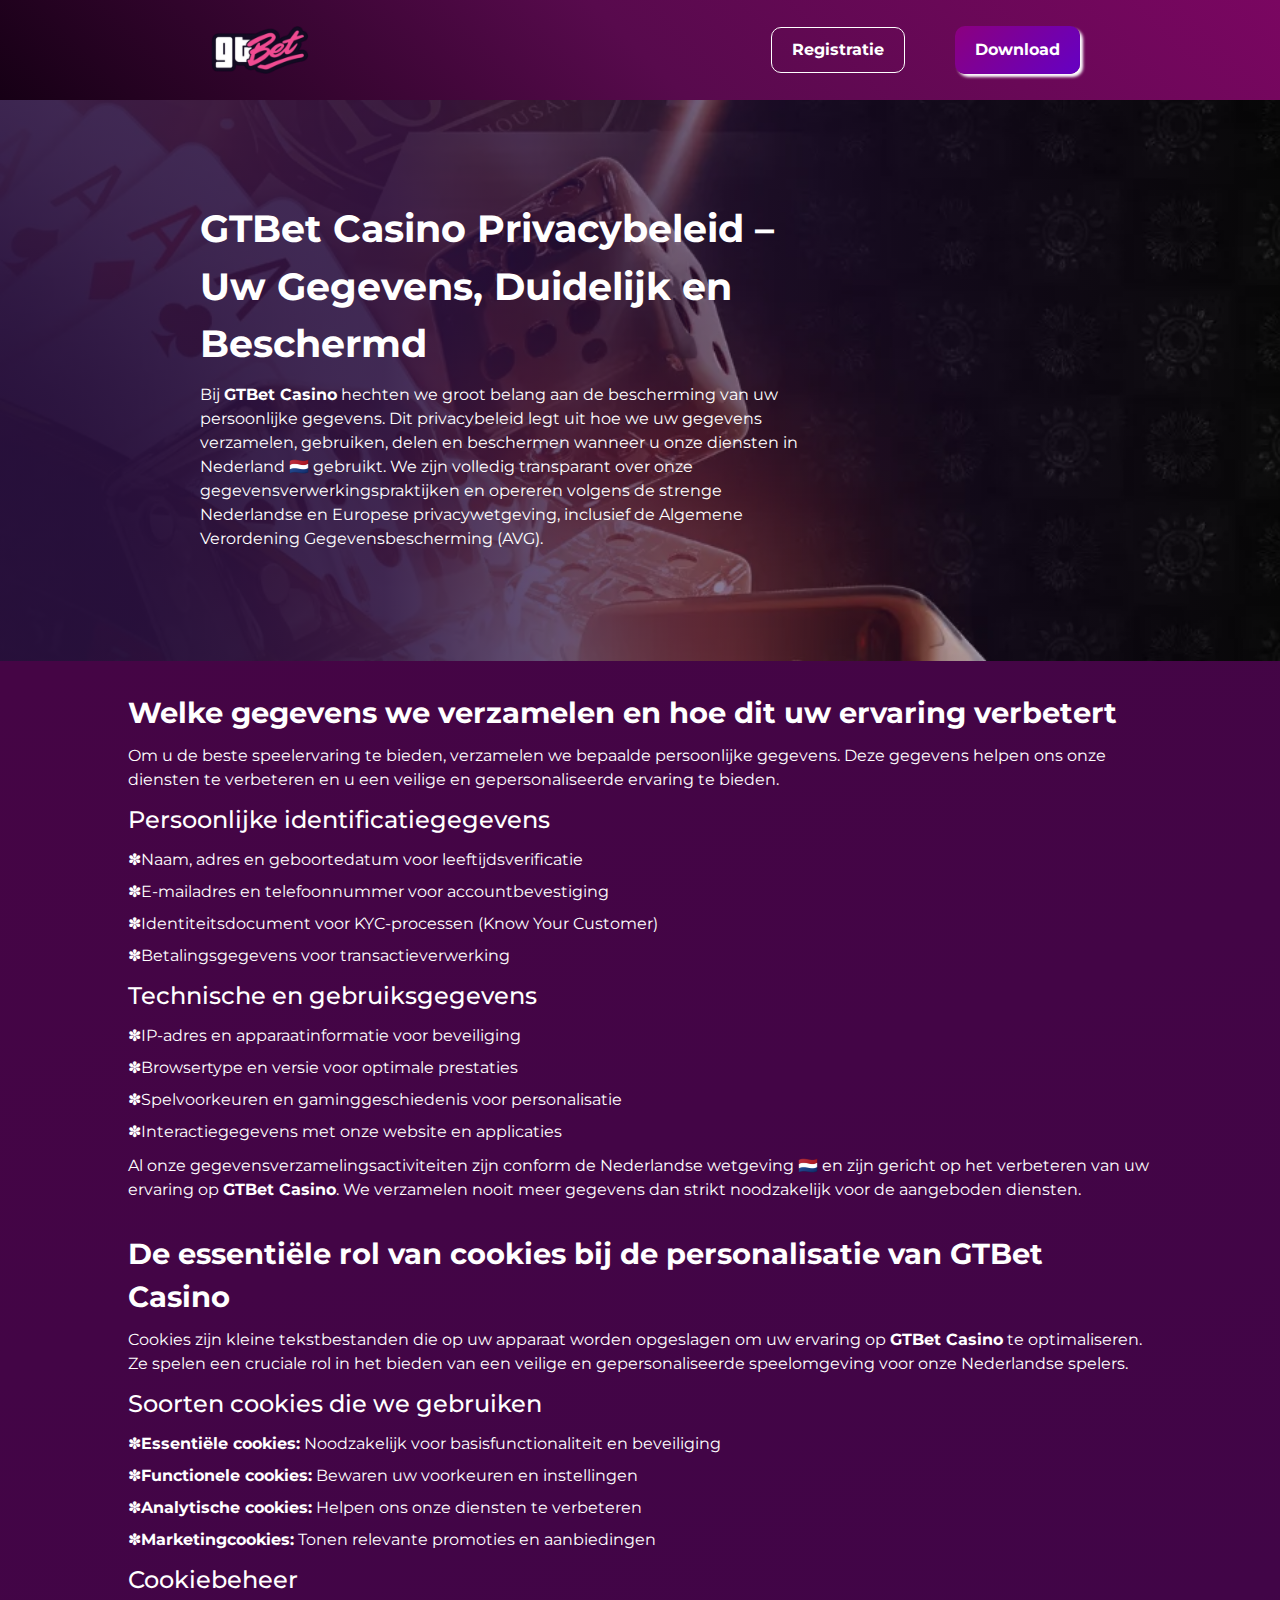
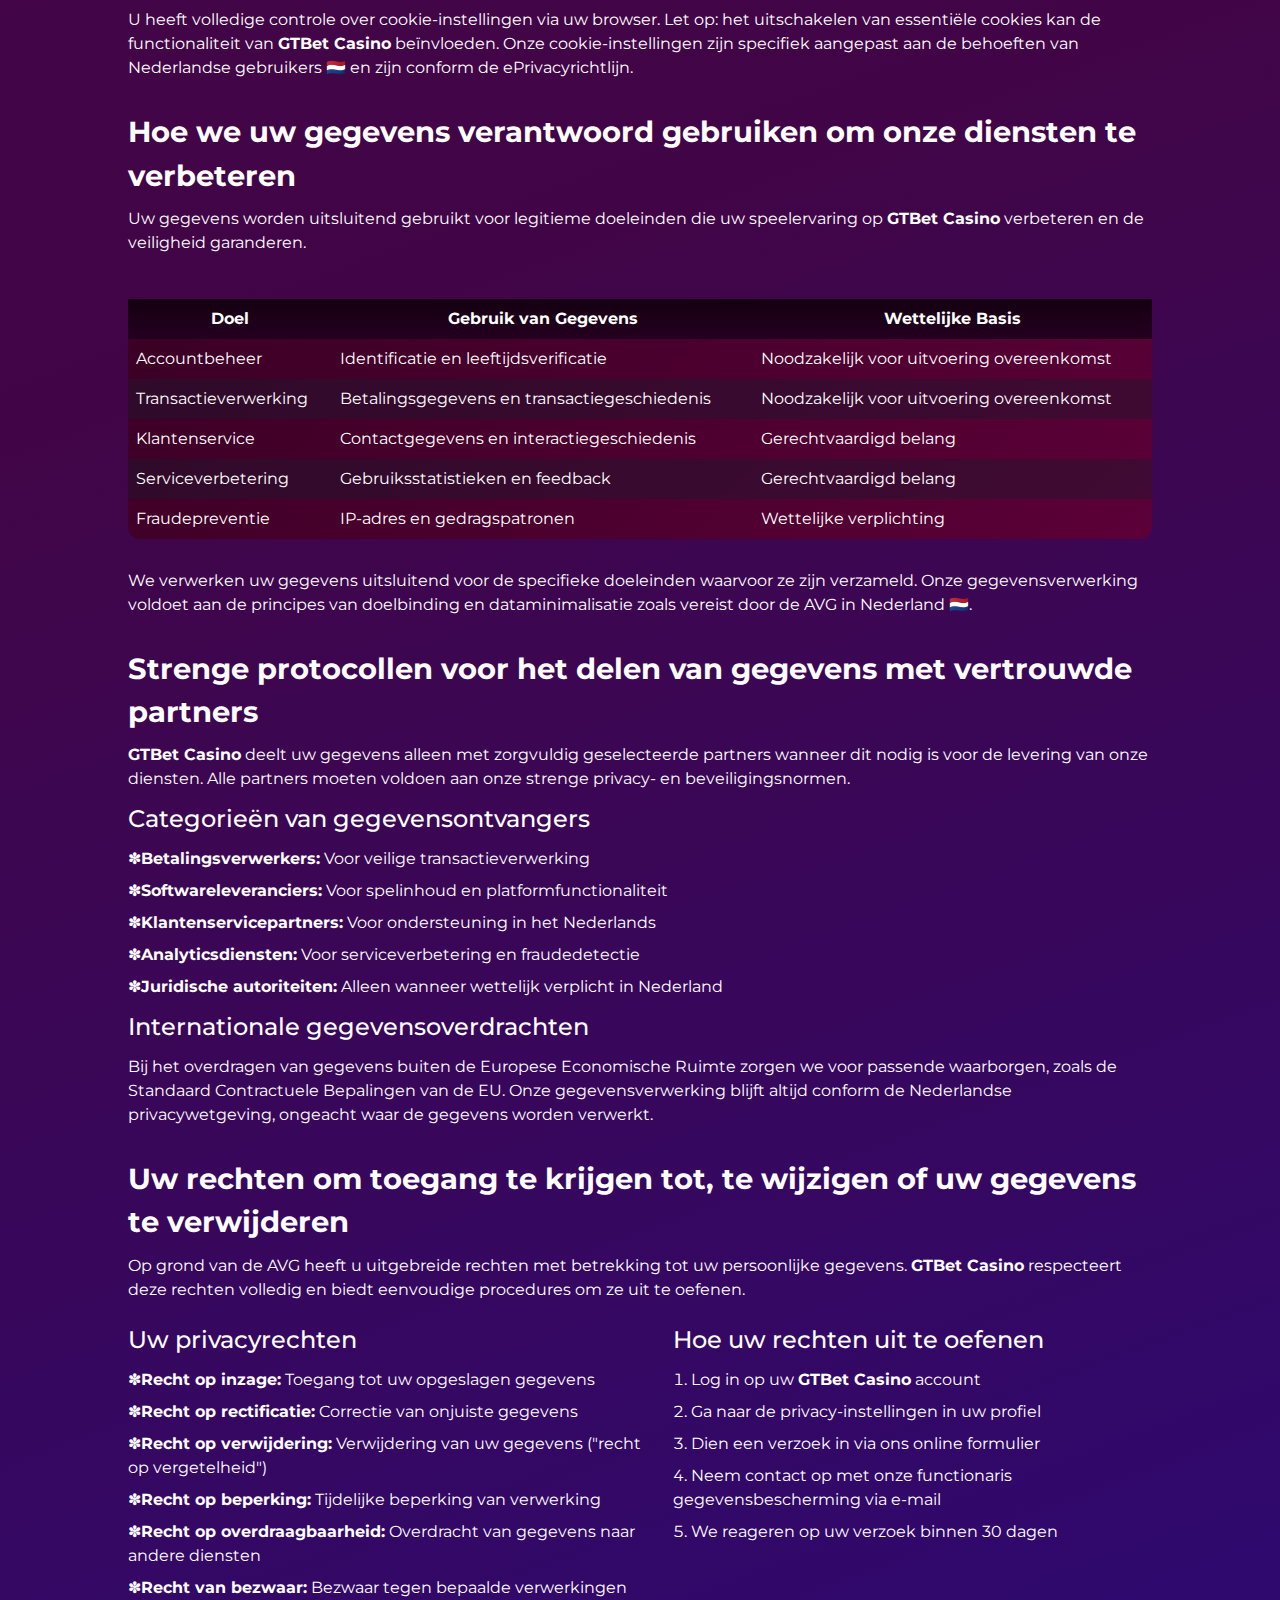
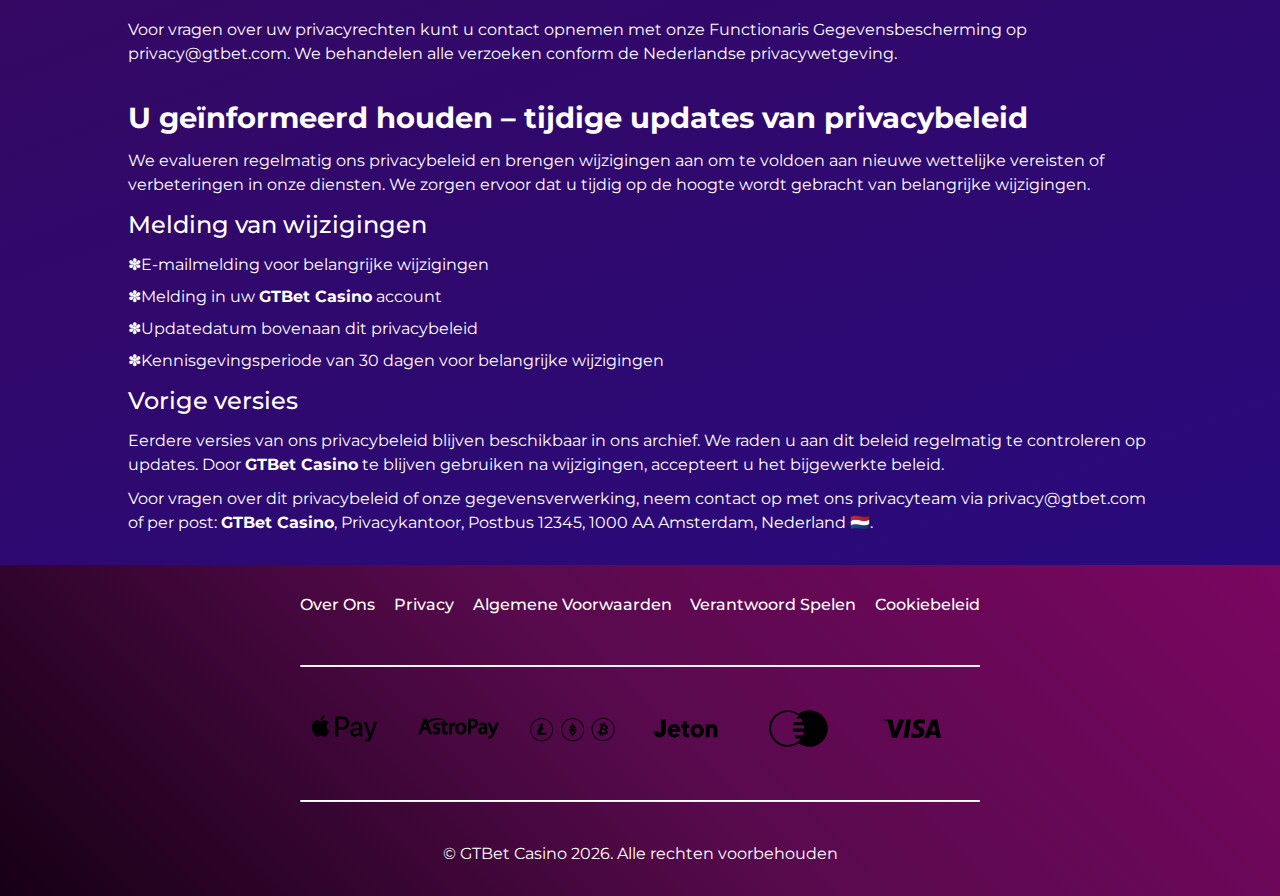
<file: privacy-policy/index.html>
<!DOCTYPE html>
<html lang="nl">

<head>
    <meta charset="UTF-8">
    <meta name="viewport" content="width=device-width, initial-scale=1.0">
    <link rel="stylesheet" href="/style.css">
    <link rel="shortcut icon" href="/favicon.ico" type="image/x-icon">
    <title>GTBet Casino Nederland – Privacybeleid - Uw Gegevens, Duidelijk en Beschermd</title>
    <meta name="description"
        content="GTBet Casino garandeert volledige transparantie in de gegevensverwerking. Ontdek hoe we uw gegevens veilig verzamelen, beschermen en gebruiken voor een veiligere en gepersonaliseerde ervaring.">
    <meta name="googlebot" content="index,follow,noarchive">

    <link rel="canonical" href="https://www.stanleyguard.nl/privacy-policy/">

    <meta property="og:type" content="website" />
    <meta property="og:title" content="GTBet Casino Nederland – Privacybeleid - Uw Gegevens, Duidelijk en Beschermd" />
    <meta property="og:description"
        content="GTBet Casino garandeert volledige transparantie in de gegevensverwerking." />
    <meta property="og:url" content="https://www.stanleyguard.nl/privacy-policy/" />
    <meta property="og:site_name" content="GTBet Casino" />
    <meta property="og:locale" content="nl_NL" />

    <script type="application/ld+json">
    {
        "@context": "https://schema.org",
        "@type": "WebPage",
        "name": "Privacybeleid GTBet Casino",
        "description": "Privacybeleid van GTBet Casino - transparante gegevensbescherming voor Nederlandse spelers.",
        "url": "https://www.stanleyguard.nl/privacy-policy/",
        "inLanguage": "nl-NL"
    }
    </script>
</head>

<body>

    <header>
        <div class="logo">
            <a href="/"><img src="/img/logo.webp" alt="GTBet Casino logo" width="140" height="70"></a>
        </div>

        <div class="header-btn">
            <a href="/play/" rel="nofollow" content="noindex" class="h-violet-btn">Registratie</a>
            <a href="/play/" rel="nofollow" content="noindex" class="h-accent-btn">Download</a>
        </div>
    </header>

    <main>
        <div class="promo">
            <div class="promo-l">
                <h1>GTBet Casino Privacybeleid – Uw Gegevens, Duidelijk en Beschermd</h1>
                <p class="txt">
                    Bij <strong>GTBet Casino</strong> hechten we groot belang aan de bescherming van uw persoonlijke
                    gegevens. Dit privacybeleid legt uit hoe we uw gegevens verzamelen, gebruiken, delen en beschermen
                    wanneer u onze diensten in Nederland 🇳🇱 gebruikt. We zijn volledig transparant over onze
                    gegevensverwerkingspraktijken en opereren volgens de strenge Nederlandse en Europese
                    privacywetgeving, inclusief de Algemene Verordening Gegevensbescherming (AVG).
                </p>
            </div>
        </div>

        <div class="wrapper">
            <div class="container">
                <h2>Welke gegevens we verzamelen en hoe dit uw ervaring verbetert</h2>
                <p class="txt">
                    Om u de beste speelervaring te bieden, verzamelen we bepaalde persoonlijke gegevens. Deze gegevens
                    helpen ons onze diensten te verbeteren en u een veilige en gepersonaliseerde ervaring te bieden.
                </p>

                <h3>Persoonlijke identificatiegegevens</h3>
                <ul>
                    <li>Naam, adres en geboortedatum voor leeftijdsverificatie</li>
                    <li>E-mailadres en telefoonnummer voor accountbevestiging</li>
                    <li>Identiteitsdocument voor KYC-processen (Know Your Customer)</li>
                    <li>Betalingsgegevens voor transactieverwerking</li>
                </ul>

                <h3>Technische en gebruiksgegevens</h3>
                <ul>
                    <li>IP-adres en apparaatinformatie voor beveiliging</li>
                    <li>Browsertype en versie voor optimale prestaties</li>
                    <li>Spelvoorkeuren en gaminggeschiedenis voor personalisatie</li>
                    <li>Interactiegegevens met onze website en applicaties</li>
                </ul>

                <p class="txt">
                    Al onze gegevensverzamelingsactiviteiten zijn conform de Nederlandse wetgeving 🇳🇱 en zijn gericht
                    op
                    het verbeteren van uw ervaring op <strong>GTBet Casino</strong>. We verzamelen nooit meer gegevens
                    dan strikt noodzakelijk voor de aangeboden diensten.
                </p>
            </div>

            <div class="container">
                <h2>De essentiële rol van cookies bij de personalisatie van GTBet Casino</h2>
                <p class="txt">
                    Cookies zijn kleine tekstbestanden die op uw apparaat worden opgeslagen om uw ervaring op
                    <strong>GTBet Casino</strong> te optimaliseren. Ze spelen een cruciale rol in het bieden van een
                    veilige en gepersonaliseerde speelomgeving voor onze Nederlandse spelers.
                </p>

                <h3>Soorten cookies die we gebruiken</h3>
                <ul>
                    <li><strong>Essentiële cookies:</strong> Noodzakelijk voor basisfunctionaliteit en beveiliging</li>
                    <li><strong>Functionele cookies:</strong> Bewaren uw voorkeuren en instellingen</li>
                    <li><strong>Analytische cookies:</strong> Helpen ons onze diensten te verbeteren</li>
                    <li><strong>Marketingcookies:</strong> Tonen relevante promoties en aanbiedingen</li>
                </ul>

                <h3>Cookiebeheer</h3>
                <p class="txt">
                    U heeft volledige controle over cookie-instellingen via uw browser. Let op: het uitschakelen van
                    essentiële cookies kan de functionaliteit van <strong>GTBet Casino</strong> beïnvloeden. Onze
                    cookie-instellingen zijn specifiek aangepast aan de behoeften van Nederlandse gebruikers 🇳🇱 en
                    zijn
                    conform de ePrivacyrichtlijn.
                </p>
            </div>

            <div class="container">
                <h2>Hoe we uw gegevens verantwoord gebruiken om onze diensten te verbeteren</h2>
                <p class="txt">
                    Uw gegevens worden uitsluitend gebruikt voor legitieme doeleinden die uw speelervaring op
                    <strong>GTBet Casino</strong> verbeteren en de veiligheid garanderen.
                </p>

                <div class="table-wrapper">
                    <table>
                        <thead>
                            <tr>
                                <th>Doel</th>
                                <th>Gebruik van Gegevens</th>
                                <th>Wettelijke Basis</th>
                            </tr>
                        </thead>
                        <tbody>
                            <tr>
                                <td>Accountbeheer</td>
                                <td>Identificatie en leeftijdsverificatie</td>
                                <td>Noodzakelijk voor uitvoering overeenkomst</td>
                            </tr>
                            <tr>
                                <td>Transactieverwerking</td>
                                <td>Betalingsgegevens en transactiegeschiedenis</td>
                                <td>Noodzakelijk voor uitvoering overeenkomst</td>
                            </tr>
                            <tr>
                                <td>Klantenservice</td>
                                <td>Contactgegevens en interactiegeschiedenis</td>
                                <td>Gerechtvaardigd belang</td>
                            </tr>
                            <tr>
                                <td>Serviceverbetering</td>
                                <td>Gebruiksstatistieken en feedback</td>
                                <td>Gerechtvaardigd belang</td>
                            </tr>
                            <tr>
                                <td>Fraudepreventie</td>
                                <td>IP-adres en gedragspatronen</td>
                                <td>Wettelijke verplichting</td>
                            </tr>
                        </tbody>
                    </table>
                </div>

                <p class="txt">
                    We verwerken uw gegevens uitsluitend voor de specifieke doeleinden waarvoor ze zijn verzameld. Onze
                    gegevensverwerking voldoet aan de principes van doelbinding en dataminimalisatie zoals vereist door
                    de AVG in Nederland 🇳🇱.
                </p>
            </div>

            <div class="container">
                <h2>Strenge protocollen voor het delen van gegevens met vertrouwde partners</h2>
                <p class="txt">
                    <strong>GTBet Casino</strong> deelt uw gegevens alleen met zorgvuldig geselecteerde partners wanneer
                    dit nodig is voor de levering van onze diensten. Alle partners moeten voldoen aan onze strenge
                    privacy- en beveiligingsnormen.
                </p>

                <h3>Categorieën van gegevensontvangers</h3>
                <ul>
                    <li><strong>Betalingsverwerkers:</strong> Voor veilige transactieverwerking</li>
                    <li><strong>Softwareleveranciers:</strong> Voor spelinhoud en platformfunctionaliteit</li>
                    <li><strong>Klantenservicepartners:</strong> Voor ondersteuning in het Nederlands</li>
                    <li><strong>Analyticsdiensten:</strong> Voor serviceverbetering en fraudedetectie</li>
                    <li><strong>Juridische autoriteiten:</strong> Alleen wanneer wettelijk verplicht in Nederland</li>
                </ul>

                <h3>Internationale gegevensoverdrachten</h3>
                <p class="txt">
                    Bij het overdragen van gegevens buiten de Europese Economische Ruimte zorgen we voor passende
                    waarborgen, zoals de Standaard Contractuele Bepalingen van de EU. Onze gegevensverwerking blijft
                    altijd conform de Nederlandse privacywetgeving, ongeacht waar de gegevens worden verwerkt.
                </p>
            </div>

            <div class="container">
                <h2>Uw rechten om toegang te krijgen tot, te wijzigen of uw gegevens te verwijderen</h2>
                <p class="txt">
                    Op grond van de AVG heeft u uitgebreide rechten met betrekking tot uw persoonlijke gegevens.
                    <strong>GTBet Casino</strong> respecteert deze rechten volledig en biedt eenvoudige procedures om
                    ze uit te oefenen.
                </p>

                <div class="promoties-bonus">
                    <div>
                        <h3>Uw privacyrechten</h3>
                        <ul>
                            <li><strong>Recht op inzage:</strong> Toegang tot uw opgeslagen gegevens</li>
                            <li><strong>Recht op rectificatie:</strong> Correctie van onjuiste gegevens</li>
                            <li><strong>Recht op verwijdering:</strong> Verwijdering van uw gegevens ("recht op
                                vergetelheid")</li>
                            <li><strong>Recht op beperking:</strong> Tijdelijke beperking van verwerking</li>
                            <li><strong>Recht op overdraagbaarheid:</strong> Overdracht van gegevens naar andere
                                diensten</li>
                            <li><strong>Recht van bezwaar:</strong> Bezwaar tegen bepaalde verwerkingen</li>
                        </ul>
                    </div>

                    <div>
                        <h3>Hoe uw rechten uit te oefenen</h3>
                        <ol>
                            <li>Log in op uw <strong>GTBet Casino</strong> account</li>
                            <li>Ga naar de privacy-instellingen in uw profiel</li>
                            <li>Dien een verzoek in via ons online formulier</li>
                            <li>Neem contact op met onze functionaris gegevensbescherming via e-mail</li>
                            <li>We reageren op uw verzoek binnen 30 dagen</li>
                        </ol>
                    </div>
                </div>

                <p class="txt">
                    Voor vragen over uw privacyrechten kunt u contact opnemen met onze Functionaris Gegevensbescherming
                    op privacy@gtbet.com. We behandelen alle verzoeken conform de Nederlandse privacywetgeving.
                </p>
            </div>

            <div class="container">
                <h2>U geïnformeerd houden – tijdige updates van privacybeleid</h2>
                <p class="txt">
                    We evalueren regelmatig ons privacybeleid en brengen wijzigingen aan om te voldoen aan nieuwe
                    wettelijke vereisten of verbeteringen in onze diensten. We zorgen ervoor dat u tijdig op de hoogte
                    wordt gebracht van belangrijke wijzigingen.
                </p>

                <h3>Melding van wijzigingen</h3>
                <ul>
                    <li>E-mailmelding voor belangrijke wijzigingen</li>
                    <li>Melding in uw <strong>GTBet Casino</strong> account</li>
                    <li>Updatedatum bovenaan dit privacybeleid</li>
                    <li>Kennisgevingsperiode van 30 dagen voor belangrijke wijzigingen</li>
                </ul>

                <h3>Vorige versies</h3>
                <p class="txt">
                    Eerdere versies van ons privacybeleid blijven beschikbaar in ons archief. We raden u aan dit beleid
                    regelmatig te controleren op updates. Door <strong>GTBet Casino</strong> te blijven gebruiken na
                    wijzigingen, accepteert u het bijgewerkte beleid.
                </p>

                <p class="txt">
                    Voor vragen over dit privacybeleid of onze gegevensverwerking, neem contact op met ons
                    privacyteam via privacy@gtbet.com of per post: <strong>GTBet Casino</strong>, Privacykantoor,
                    Postbus 12345, 1000 AA Amsterdam, Nederland 🇳🇱.
                </p>
            </div>
        </div>
    </main>

    <footer>
        <ul>
            <li>
                <a href="/about-us/">Over Ons</a>
            </li>
            <li>
                <a href="/privacy-policy/">Privacy</a>
            </li>
            <li>
                <a href="/terms-and-conditions/">Algemene Voorwaarden</a>
            </li>
            <li>
                <a href="/responsible-gambling/">Verantwoord Spelen</a>
            </li>
            <li>
                <a href="/cookie-policy/">Cookiebeleid</a>
            </li>
        </ul>

        <hr>

        <ul>
            <li>
                <img src="/img/apple.svg" alt="apple pay" width="100" height="50">
            </li>
            <li>
                <img src="/img/astropay.svg" alt="astro pay" width="100" height="50">
            </li>
            <li>
                <img src="/img/crypto.svg" alt="crypto pay" width="100" height="50">
            </li>
            <li>
                <img src="/img/jeton.svg" alt="jeton pay" width="100" height="50">
            </li>
            <li>
                <img src="/img/mastercard.svg" alt="mastercard pay" width="100" height="50">
            </li>
            <li>
                <img src="/img/visa.svg" alt="visa pay" width="100" height="50">
            </li>
        </ul>

        <hr>

        <p class="txt">
            © GTBet Casino 2026. Alle rechten voorbehouden
        </p>
    </footer>
</body>

</html>
</file>
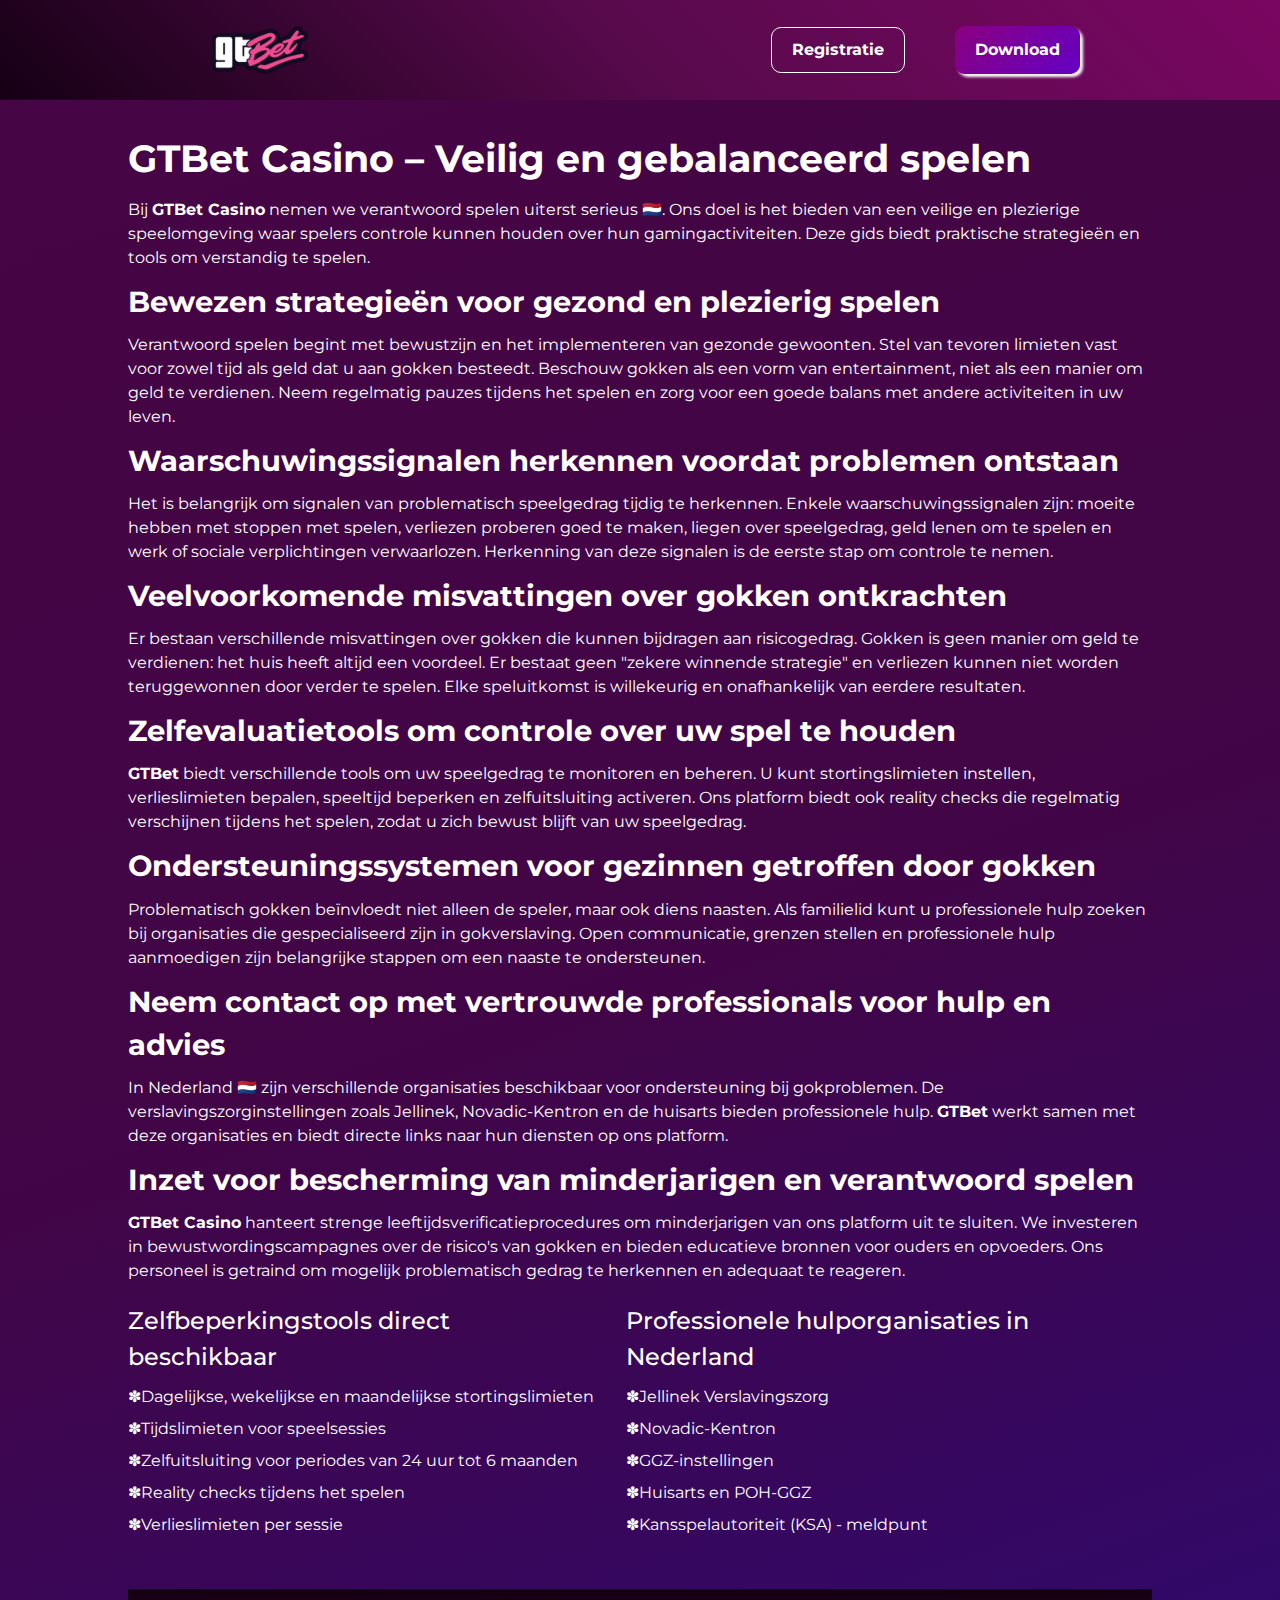
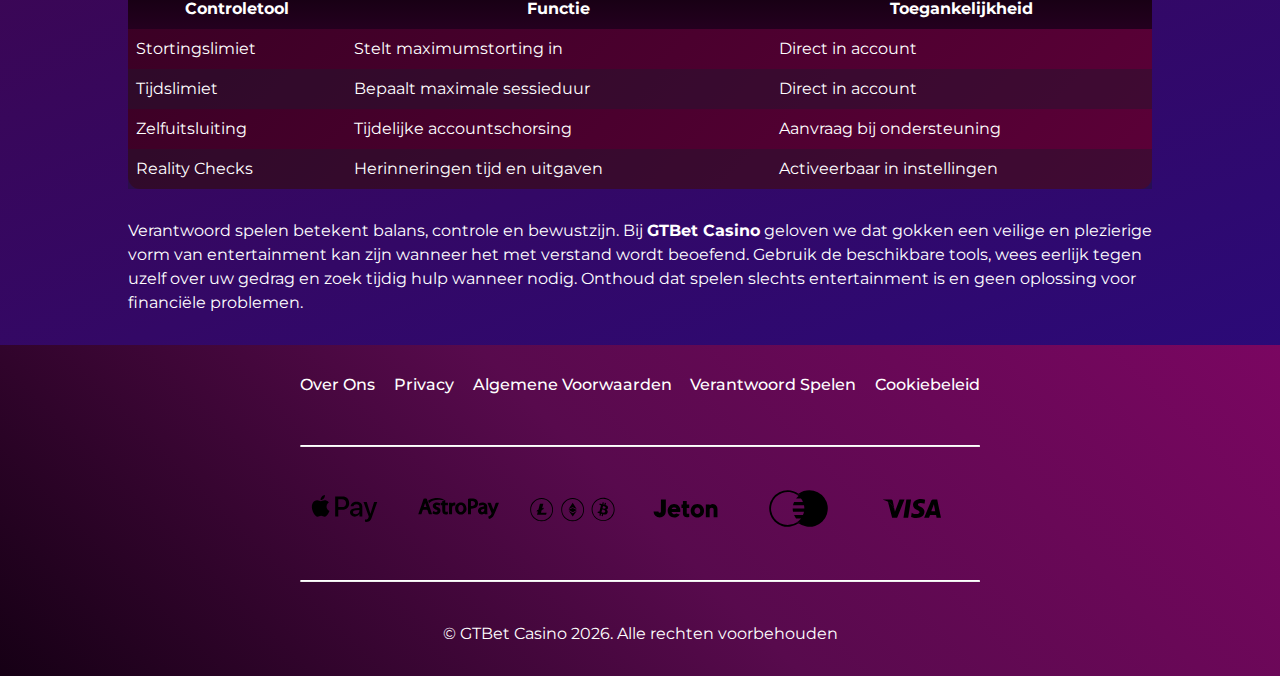
<file: responsible-gambling/index.html>
<!DOCTYPE html>
<html lang="nl">

<head>
    <meta charset="UTF-8">
    <meta name="viewport" content="width=device-width, initial-scale=1.0">
    <link rel="stylesheet" href="/style.css">
    <link rel="shortcut icon" href="/favicon.ico" type="image/x-icon">
    <title>Verantwoord Spelen beheerd met GTBet Casino</title>
    <meta name="description"
        content="GTBet Casino helpt u verantwoord te spelen en controle te houden. Ontdek hoe u risicogedrag herkent, effectieve zelfcontroletools gebruikt en professionele hulp vindt voor veilig spelen.">
    <meta name="googlebot" content="index,follow,noarchive">

    <link rel="canonical" href="https://www.stanleyguard.nl/responsible-gambling/">

    <meta property="og:type" content="website" />
    <meta property="og:title" content="Verantwoord Spelen beheerd met GTBet Casino" />
    <meta property="og:description"
        content="GTBet Casino helpt u verantwoord te spelen en controle te houden. Ontdek hoe u risicogedrag herkent en effectieve zelfcontroletools gebruikt." />
    <meta property="og:url" content="https://www.stanleyguard.nl/responsible-gambling/" />
    <meta property="og:site_name" content="GTBet Casino" />
    <meta property="og:locale" content="nl_NL" />

    <meta name="twitter:card" content="summary" />
    <meta name="twitter:title" content="Verantwoord Spelen met GTBet Casino" />
    <meta name="twitter:description" content="Ontdek strategieën voor gezond en plezierig spelen met GTBet Casino." />
</head>

<body>

    <header>
        <div class="logo">
            <a href="/"><img src="/img/logo.webp" alt="GTBet Casino logo" width="140" height="70"></a>
        </div>

        <div class="header-btn">
            <a href="/play/" rel="nofollow" content="noindex" class="h-violet-btn">Registratie</a>
            <a href="/play/" rel="nofollow" content="noindex" class="h-accent-btn">Download</a>
        </div>
    </header>

    <main>
        <div class="wrapper">
            <div class="container">
                <h1>GTBet Casino – Veilig en gebalanceerd spelen</h1>
                <p class="txt">
                    Bij <strong>GTBet Casino</strong> nemen we verantwoord spelen uiterst serieus 🇳🇱. Ons doel is het
                    bieden van een veilige en plezierige speelomgeving waar spelers controle kunnen houden over hun
                    gamingactiviteiten. Deze gids biedt praktische strategieën en tools om verstandig te spelen.
                </p>

                <h2>Bewezen strategieën voor gezond en plezierig spelen</h2>
                <p class="txt">
                    Verantwoord spelen begint met bewustzijn en het implementeren van gezonde gewoonten. Stel van
                    tevoren
                    limieten vast voor zowel tijd als geld dat u aan gokken besteedt. Beschouw gokken als een vorm van
                    entertainment, niet als een manier om geld te verdienen. Neem regelmatig pauzes tijdens het spelen
                    en zorg voor een goede balans met andere activiteiten in uw leven.
                </p>

                <h2>Waarschuwingssignalen herkennen voordat problemen ontstaan</h2>
                <p class="txt">
                    Het is belangrijk om signalen van problematisch speelgedrag tijdig te herkennen. Enkele
                    waarschuwingssignalen zijn: moeite hebben met stoppen met spelen, verliezen proberen goed te maken,
                    liegen over speelgedrag, geld lenen om te spelen en werk of sociale verplichtingen verwaarlozen.
                    Herkenning van deze signalen is de eerste stap om controle te nemen.
                </p>

                <h2>Veelvoorkomende misvattingen over gokken ontkrachten</h2>
                <p class="txt">
                    Er bestaan verschillende misvattingen over gokken die kunnen bijdragen aan risicogedrag. Gokken is
                    geen manier om geld te verdienen: het huis heeft altijd een voordeel. Er bestaat geen "zekere
                    winnende strategie" en verliezen kunnen niet worden teruggewonnen door verder te spelen. Elke
                    speluitkomst is willekeurig en onafhankelijk van eerdere resultaten.
                </p>

                <h2>Zelfevaluatietools om controle over uw spel te houden</h2>
                <p class="txt">
                    <strong>GTBet</strong> biedt verschillende tools om uw speelgedrag te monitoren en beheren. U kunt
                    stortingslimieten instellen, verlieslimieten bepalen, speeltijd beperken en zelfuitsluiting
                    activeren. Ons platform biedt ook reality checks die regelmatig verschijnen tijdens het spelen,
                    zodat u zich bewust blijft van uw speelgedrag.
                </p>

                <h2>Ondersteuningssystemen voor gezinnen getroffen door gokken</h2>
                <p class="txt">
                    Problematisch gokken beïnvloedt niet alleen de speler, maar ook diens naasten. Als familielid kunt u
                    professionele hulp zoeken bij organisaties die gespecialiseerd zijn in gokverslaving. Open
                    communicatie, grenzen stellen en professionele hulp aanmoedigen zijn belangrijke stappen om een
                    naaste te ondersteunen.
                </p>

                <h2>Neem contact op met vertrouwde professionals voor hulp en advies</h2>
                <p class="txt">
                    In Nederland 🇳🇱 zijn verschillende organisaties beschikbaar voor ondersteuning bij gokproblemen.
                    De
                    verslavingszorginstellingen zoals Jellinek, Novadic-Kentron en de huisarts bieden professionele
                    hulp. <strong>GTBet</strong> werkt samen met deze organisaties en biedt directe links naar hun
                    diensten op ons platform.
                </p>

                <h2>Inzet voor bescherming van minderjarigen en verantwoord spelen</h2>
                <p class="txt">
                    <strong>GTBet Casino</strong> hanteert strenge leeftijdsverificatieprocedures om minderjarigen van
                    ons platform uit te sluiten. We investeren in bewustwordingscampagnes over de risico's van gokken en
                    bieden educatieve bronnen voor ouders en opvoeders. Ons personeel is getraind om mogelijk
                    problematisch gedrag te herkennen en adequaat te reageren.
                </p>

                <div class="promoties-bonus">
                    <div>
                        <h3>Zelfbeperkingstools direct beschikbaar</h3>
                        <ul>
                            <li>Dagelijkse, wekelijkse en maandelijkse stortingslimieten</li>
                            <li>Tijdslimieten voor speelsessies</li>
                            <li>Zelfuitsluiting voor periodes van 24 uur tot 6 maanden</li>
                            <li>Reality checks tijdens het spelen</li>
                            <li>Verlieslimieten per sessie</li>
                        </ul>
                    </div>

                    <div>
                        <h3>Professionele hulporganisaties in Nederland</h3>
                        <ul>
                            <li>Jellinek Verslavingszorg</li>
                            <li>Novadic-Kentron</li>
                            <li>GGZ-instellingen</li>
                            <li>Huisarts en POH-GGZ</li>
                            <li>Kansspelautoriteit (KSA) - meldpunt</li>
                        </ul>
                    </div>
                </div>

                <div class="table-wrapper">
                    <table>
                        <thead>
                            <tr>
                                <th>Controletool</th>
                                <th>Functie</th>
                                <th>Toegankelijkheid</th>
                            </tr>
                        </thead>
                        <tbody>
                            <tr>
                                <td>Stortingslimiet</td>
                                <td>Stelt maximumstorting in</td>
                                <td>Direct in account</td>
                            </tr>
                            <tr>
                                <td>Tijdslimiet</td>
                                <td>Bepaalt maximale sessieduur</td>
                                <td>Direct in account</td>
                            </tr>
                            <tr>
                                <td>Zelfuitsluiting</td>
                                <td>Tijdelijke accountschorsing</td>
                                <td>Aanvraag bij ondersteuning</td>
                            </tr>
                            <tr>
                                <td>Reality Checks</td>
                                <td>Herinneringen tijd en uitgaven</td>
                                <td>Activeerbaar in instellingen</td>
                            </tr>
                        </tbody>
                    </table>
                </div>

                <p class="txt">
                    Verantwoord spelen betekent balans, controle en bewustzijn. Bij <strong>GTBet Casino</strong>
                    geloven we dat gokken een veilige en plezierige vorm van entertainment kan zijn wanneer het met
                    verstand wordt beoefend. Gebruik de beschikbare tools, wees eerlijk tegen uzelf over uw gedrag en
                    zoek tijdig hulp wanneer nodig. Onthoud dat spelen slechts entertainment is en geen oplossing voor
                    financiële problemen.
                </p>
            </div>
        </div>
    </main>

    <footer>
        <ul>
            <li>
                <a href="/about-us/">Over Ons</a>
            </li>
            <li>
                <a href="/privacy-policy/">Privacy</a>
            </li>
            <li>
                <a href="/terms-and-conditions/">Algemene Voorwaarden</a>
            </li>
            <li>
                <a href="/responsible-gambling/">Verantwoord Spelen</a>
            </li>
            <li>
                <a href="/cookie-policy/">Cookiebeleid</a>
            </li>
        </ul>

        <hr>

        <ul>
            <li>
                <img src="/img/apple.svg" alt="apple pay" width="100" height="50">
            </li>
            <li>
                <img src="/img/astropay.svg" alt="astro pay" width="100" height="50">
            </li>
            <li>
                <img src="/img/crypto.svg" alt="crypto pay" width="100" height="50">
            </li>
            <li>
                <img src="/img/jeton.svg" alt="jeton pay" width="100" height="50">
            </li>
            <li>
                <img src="/img/mastercard.svg" alt="mastercard pay" width="100" height="50">
            </li>
            <li>
                <img src="/img/visa.svg" alt="visa pay" width="100" height="50">
            </li>
        </ul>

        <hr>

        <p class="txt">
            © GTBet Casino 2026. Alle rechten voorbehouden
        </p>
    </footer>
</body>

</html>
</file>
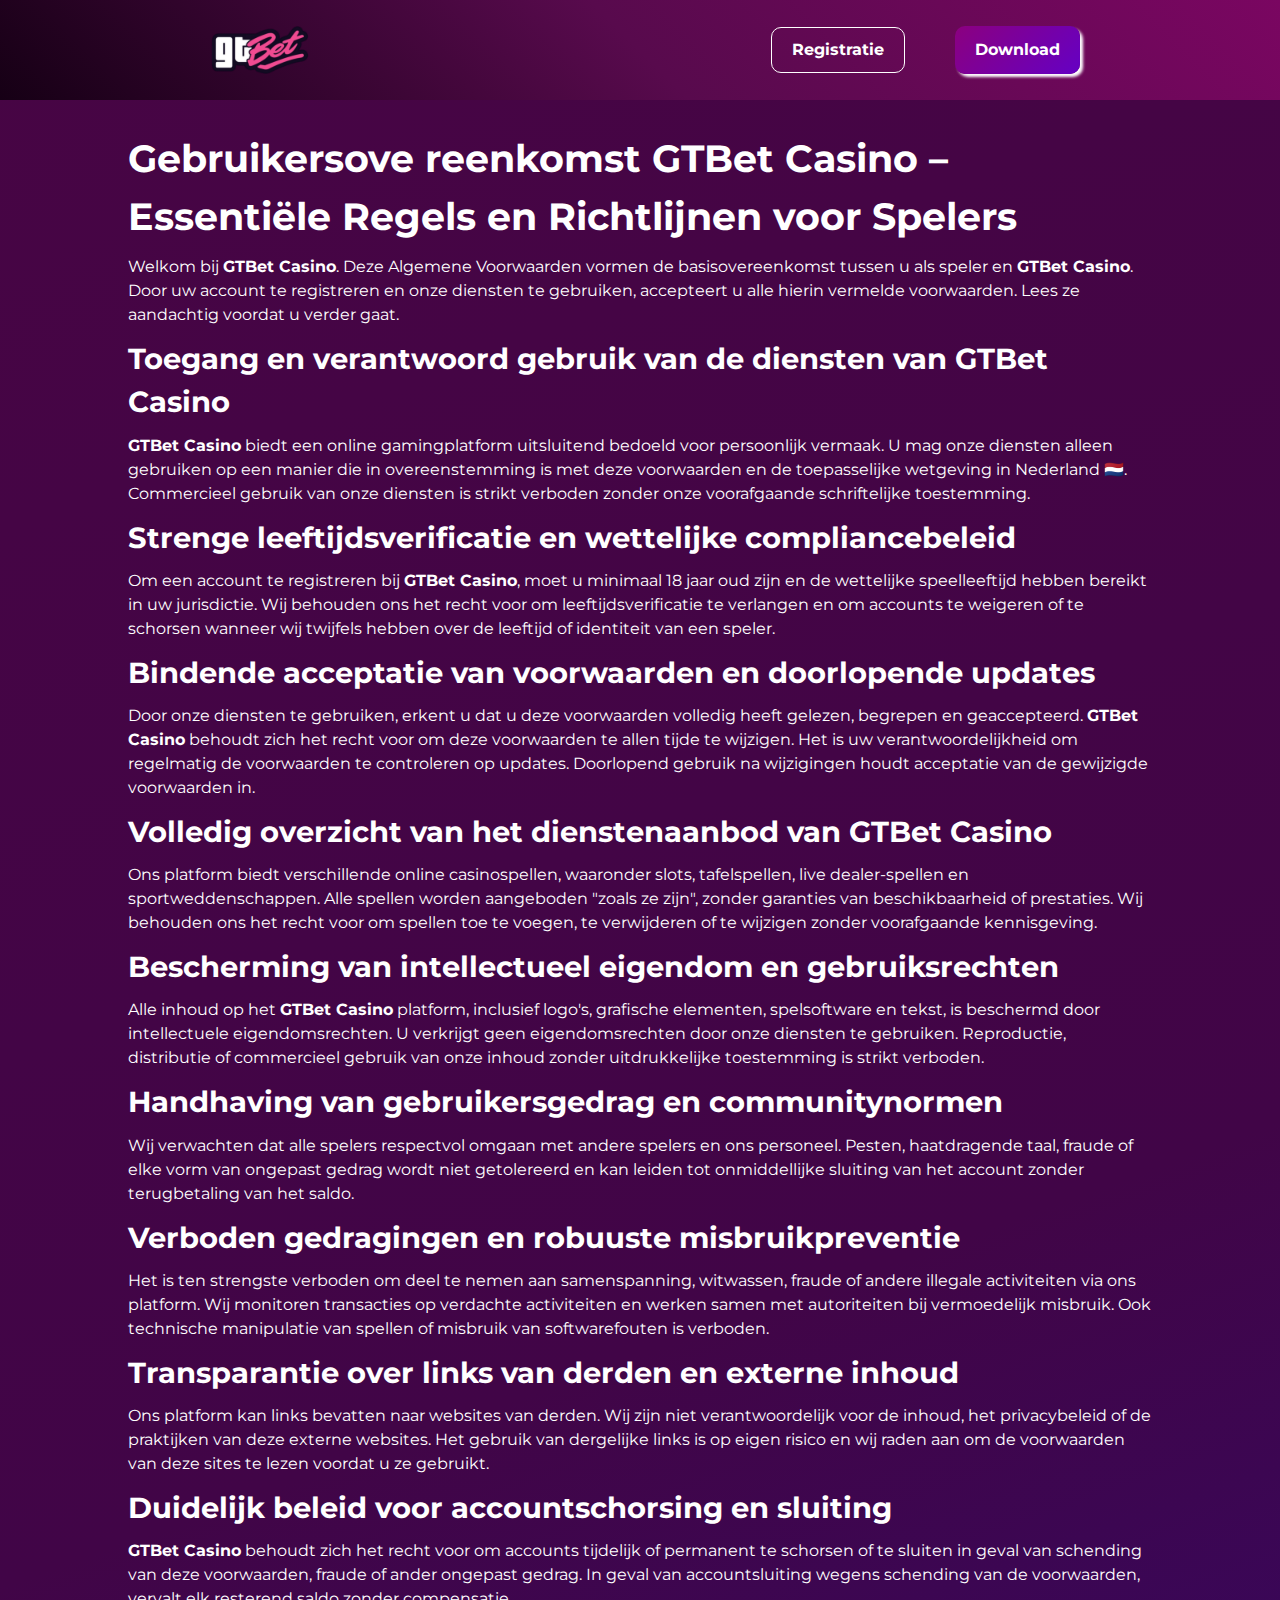
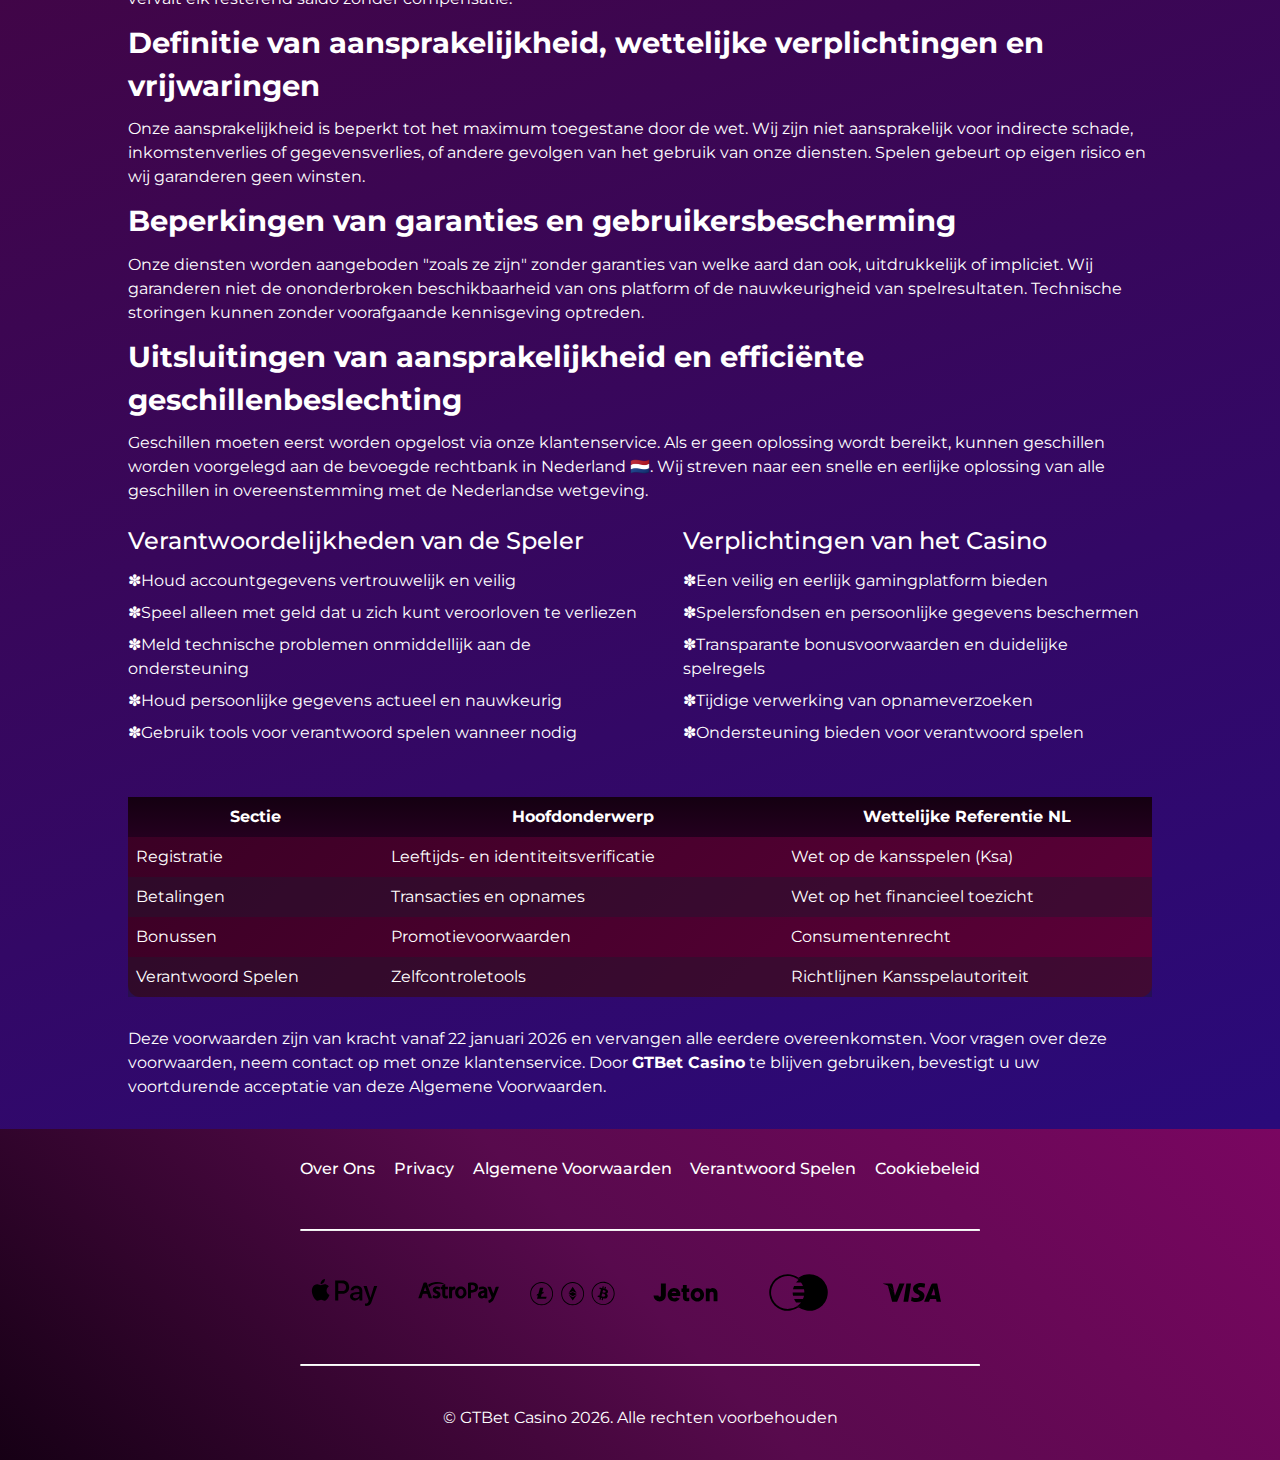
<file: terms-and-conditions/index.html>
<!DOCTYPE html>
<html lang="nl">

<head>
    <meta charset="UTF-8">
    <meta name="viewport" content="width=device-width, initial-scale=1.0">
    <link rel="stylesheet" href="/style.css">
    <link rel="shortcut icon" href="/favicon.ico" type="image/x-icon">
    <title>Gebruikersovereenkomst & Spelersverantwoordelijkheden op GTBet Casino</title>
    <meta name="description"
        content="Door GTBet Casino te gebruiken, accepteert u de duidelijke voorwaarden die zijn ontworpen om uw rechten te beschermen en een veilige, transparante en eerlijke speelervaring te garanderen.">
    <meta name="googlebot" content="index,follow,noarchive">

    <link rel="canonical" href="https://www.stanleyguard.nl/terms-and-conditions/">

    <meta property="og:type" content="website" />
    <meta property="og:title" content="Gebruikersovereenkomst & Spelersverantwoordelijkheden op GTBet Casino" />
    <meta property="og:description"
        content="Lees de Algemene Voorwaarden van GTBet Casino voor een veilige en transparante speelervaring." />
    <meta property="og:url" content="https://www.stanleyguard.nl/terms-and-conditions/" />
    <meta property="og:site_name" content="GTBet Casino" />
    <meta property="og:locale" content="nl_NL" />

    <meta name="twitter:card" content="summary" />
    <meta name="twitter:title" content="Algemene Voorwaarden - GTBet Casino" />
    <meta name="twitter:description" content="Officiële voorwaarden en spelersverantwoordelijkheden op GTBet Casino." />
</head>

<body>

    <header>
        <div class="logo">
            <a href="/"><img src="/img/logo.webp" alt="GTBet Casino logo" width="140" height="70"></a>
        </div>

        <div class="header-btn">
            <a href="/play/" rel="nofollow" content="noindex" class="h-violet-btn">Registratie</a>
            <a href="/play/" rel="nofollow" content="noindex" class="h-accent-btn">Download</a>
        </div>
    </header>

    <main>
        <div class="wrapper">
            <div class="container">
                <h1>Gebruikersove reenkomst GTBet Casino – Essentiële Regels en Richtlijnen voor Spelers</h1>
                <p class="txt">
                    Welkom bij <strong>GTBet Casino</strong>. Deze Algemene Voorwaarden vormen de basisovereenkomst
                    tussen u als speler en <strong>GTBet Casino</strong>. Door uw account te registreren en onze
                    diensten te gebruiken, accepteert u alle hierin vermelde voorwaarden. Lees ze aandachtig voordat u
                    verder gaat.
                </p>

                <h2>Toegang en verantwoord gebruik van de diensten van GTBet Casino</h2>
                <p class="txt">
                    <strong>GTBet Casino</strong> biedt een online gamingplatform uitsluitend bedoeld voor persoonlijk
                    vermaak. U mag onze diensten alleen gebruiken op een manier die in overeenstemming is met deze
                    voorwaarden en de toepasselijke wetgeving in Nederland 🇳🇱. Commercieel gebruik van onze diensten
                    is strikt verboden zonder onze voorafgaande schriftelijke toestemming.
                </p>

                <h2>Strenge leeftijdsverificatie en wettelijke compliancebeleid</h2>
                <p class="txt">
                    Om een account te registreren bij <strong>GTBet Casino</strong>, moet u minimaal 18 jaar oud zijn en
                    de wettelijke speelleeftijd hebben bereikt in uw jurisdictie. Wij behouden ons het recht voor om
                    leeftijdsverificatie te verlangen en om accounts te weigeren of te schorsen wanneer wij twijfels
                    hebben over de leeftijd of identiteit van een speler.
                </p>

                <h2>Bindende acceptatie van voorwaarden en doorlopende updates</h2>
                <p class="txt">
                    Door onze diensten te gebruiken, erkent u dat u deze voorwaarden volledig heeft gelezen, begrepen en
                    geaccepteerd. <strong>GTBet Casino</strong> behoudt zich het recht voor om deze voorwaarden te allen
                    tijde te wijzigen. Het is uw verantwoordelijkheid om regelmatig de voorwaarden te controleren op
                    updates. Doorlopend gebruik na wijzigingen houdt acceptatie van de gewijzigde voorwaarden in.
                </p>

                <h2>Volledig overzicht van het dienstenaanbod van GTBet Casino</h2>
                <p class="txt">
                    Ons platform biedt verschillende online casinospellen, waaronder slots, tafelspellen, live
                    dealer-spellen en sportweddenschappen. Alle spellen worden aangeboden "zoals ze zijn", zonder
                    garanties van beschikbaarheid of prestaties. Wij behouden ons het recht voor om spellen toe te
                    voegen, te verwijderen of te wijzigen zonder voorafgaande kennisgeving.
                </p>

                <h2>Bescherming van intellectueel eigendom en gebruiksrechten</h2>
                <p class="txt">
                    Alle inhoud op het <strong>GTBet Casino</strong> platform, inclusief logo's, grafische elementen,
                    spelsoftware en tekst, is beschermd door intellectuele eigendomsrechten. U verkrijgt geen
                    eigendomsrechten door onze diensten te gebruiken. Reproductie, distributie of commercieel gebruik
                    van onze inhoud zonder uitdrukkelijke toestemming is strikt verboden.
                </p>

                <h2>Handhaving van gebruikersgedrag en communitynormen</h2>
                <p class="txt">
                    Wij verwachten dat alle spelers respectvol omgaan met andere spelers en ons personeel. Pesten,
                    haatdragende taal, fraude of elke vorm van ongepast gedrag wordt niet getolereerd en kan leiden tot
                    onmiddellijke sluiting van het account zonder terugbetaling van het saldo.
                </p>

                <h2>Verboden gedragingen en robuuste misbruikpreventie</h2>
                <p class="txt">
                    Het is ten strengste verboden om deel te nemen aan samenspanning, witwassen, fraude of andere
                    illegale activiteiten via ons platform. Wij monitoren transacties op verdachte activiteiten en
                    werken samen met autoriteiten bij vermoedelijk misbruik. Ook technische manipulatie van spellen of
                    misbruik van softwarefouten is verboden.
                </p>

                <h2>Transparantie over links van derden en externe inhoud</h2>
                <p class="txt">
                    Ons platform kan links bevatten naar websites van derden. Wij zijn niet verantwoordelijk voor de
                    inhoud, het privacybeleid of de praktijken van deze externe websites. Het gebruik van dergelijke
                    links is op eigen risico en wij raden aan om de voorwaarden van deze sites te lezen voordat u ze
                    gebruikt.
                </p>

                <h2>Duidelijk beleid voor accountschorsing en sluiting</h2>
                <p class="txt">
                    <strong>GTBet Casino</strong> behoudt zich het recht voor om accounts tijdelijk of permanent te
                    schorsen of te sluiten in geval van schending van deze voorwaarden, fraude of ander ongepast gedrag.
                    In geval van accountsluiting wegens schending van de voorwaarden, vervalt elk resterend saldo zonder
                    compensatie.
                </p>

                <h2>Definitie van aansprakelijkheid, wettelijke verplichtingen en vrijwaringen</h2>
                <p class="txt">
                    Onze aansprakelijkheid is beperkt tot het maximum toegestane door de wet. Wij zijn niet
                    aansprakelijk voor indirecte schade, inkomstenverlies of gegevensverlies, of andere gevolgen van het
                    gebruik van onze diensten. Spelen gebeurt op eigen risico en wij garanderen geen winsten.
                </p>

                <h2>Beperkingen van garanties en gebruikersbescherming</h2>
                <p class="txt">
                    Onze diensten worden aangeboden "zoals ze zijn" zonder garanties van welke aard dan ook,
                    uitdrukkelijk of impliciet. Wij garanderen niet de ononderbroken beschikbaarheid van ons platform of
                    de nauwkeurigheid van spelresultaten. Technische storingen kunnen zonder voorafgaande kennisgeving
                    optreden.
                </p>

                <h2>Uitsluitingen van aansprakelijkheid en efficiënte geschillenbeslechting</h2>
                <p class="txt">
                    Geschillen moeten eerst worden opgelost via onze klantenservice. Als er geen oplossing wordt
                    bereikt, kunnen geschillen worden voorgelegd aan de bevoegde rechtbank in Nederland 🇳🇱. Wij
                    streven naar een snelle en eerlijke oplossing van alle geschillen in overeenstemming met de
                    Nederlandse wetgeving.
                </p>

                <div class="promoties-bonus">
                    <div>
                        <h3>Verantwoordelijkheden van de Speler</h3>
                        <ul>
                            <li>Houd accountgegevens vertrouwelijk en veilig</li>
                            <li>Speel alleen met geld dat u zich kunt veroorloven te verliezen</li>
                            <li>Meld technische problemen onmiddellijk aan de ondersteuning</li>
                            <li>Houd persoonlijke gegevens actueel en nauwkeurig</li>
                            <li>Gebruik tools voor verantwoord spelen wanneer nodig</li>
                        </ul>
                    </div>

                    <div>
                        <h3>Verplichtingen van het Casino</h3>
                        <ul>
                            <li>Een veilig en eerlijk gamingplatform bieden</li>
                            <li>Spelersfondsen en persoonlijke gegevens beschermen</li>
                            <li>Transparante bonusvoorwaarden en duidelijke spelregels</li>
                            <li>Tijdige verwerking van opnameverzoeken</li>
                            <li>Ondersteuning bieden voor verantwoord spelen</li>
                        </ul>
                    </div>
                </div>

                <div class="table-wrapper">
                    <table>
                        <thead>
                            <tr>
                                <th>Sectie</th>
                                <th>Hoofdonderwerp</th>
                                <th>Wettelijke Referentie NL</th>
                            </tr>
                        </thead>
                        <tbody>
                            <tr>
                                <td>Registratie</td>
                                <td>Leeftijds- en identiteitsverificatie</td>
                                <td>Wet op de kansspelen (Ksa)</td>
                            </tr>
                            <tr>
                                <td>Betalingen</td>
                                <td>Transacties en opnames</td>
                                <td>Wet op het financieel toezicht</td>
                            </tr>
                            <tr>
                                <td>Bonussen</td>
                                <td>Promotievoorwaarden</td>
                                <td>Consumentenrecht</td>
                            </tr>
                            <tr>
                                <td>Verantwoord Spelen</td>
                                <td>Zelfcontroletools</td>
                                <td>Richtlijnen Kansspelautoriteit</td>
                            </tr>
                        </tbody>
                    </table>
                </div>

                <p class="txt">
                    Deze voorwaarden zijn van kracht vanaf 22 januari 2026 en vervangen alle eerdere overeenkomsten.
                    Voor vragen over deze voorwaarden, neem contact op met onze klantenservice. Door <strong>GTBet
                        Casino</strong> te blijven gebruiken, bevestigt u uw voortdurende acceptatie van deze Algemene
                    Voorwaarden.
                </p>
            </div>
        </div>
    </main>

    <footer>
        <ul>
            <li>
                <a href="/about-us/">Over Ons</a>
            </li>
            <li>
                <a href="/privacy-policy/">Privacy</a>
            </li>
            <li>
                <a href="/terms-and-conditions/">Algemene Voorwaarden</a>
            </li>
            <li>
                <a href="/responsible-gambling/">Verantwoord Spelen</a>
            </li>
            <li>
                <a href="/cookie-policy/">Cookiebeleid</a>
            </li>
        </ul>

        <hr>

        <ul>
            <li>
                <img src="/img/apple.svg" alt="apple pay" width="100" height="50">
            </li>
            <li>
                <img src="/img/astropay.svg" alt="astro pay" width="100" height="50">
            </li>
            <li>
                <img src="/img/crypto.svg" alt="crypto pay" width="100" height="50">
            </li>
            <li>
                <img src="/img/jeton.svg" alt="jeton pay" width="100" height="50">
            </li>
            <li>
                <img src="/img/mastercard.svg" alt="mastercard pay" width="100" height="50">
            </li>
            <li>
                <img src="/img/visa.svg" alt="visa pay" width="100" height="50">
            </li>
        </ul>

        <hr>

        <p class="txt">
            © GTBet Casino 2026. Alle rechten voorbehouden
        </p>
    </footer>
</body>

</html>
</file>
<file: style.css>
@font-face {
	font-family: Montserrat;
	src: url('./font/Montserrat-Regular.ttf') format('truetype');
	font-weight: 400;
	font-style: normal;
}
@font-face {
	font-family: Montserrat;
	src: url('./font/Montserrat-Medium.ttf') format('truetype');
	font-weight: 500;
	font-style: normal;
}
@font-face {
	font-family: Montserrat;
	src: url('./font/Montserrat-Bold.ttf') format('truetype');
	font-weight: 700;
	font-style: normal;
}

:root {
	--background: linear-gradient(160deg, #470544 0%, #410547 45%, #250b85 100%);
	--header: linear-gradient(45deg, #160015, #580a4d, #7a0661);
	--btn-accent: linear-gradient(135deg, #8b007f, #6500c4);
	--btn-inherit: #ffffff;
	--accent: linear-gradient(135deg, #b1004f, #ff3b8d);
	--gift: #ffffff;
	--gift-btn: linear-gradient(135deg, #3a0024, #5c0038);
	--table: linear-gradient(180deg, #140011, #24001f);
	--minus: #760985;
	--border-radius: 16px;
}

* {
	margin: 0;
	padding: 0;
	box-sizing: border-box;
	scroll-behavior: smooth;
	text-overflow: clip;
}

ul {
	list-style: '✽';
	list-style-position: inside;
}

ul li,
ol li {
	margin: 8px 0;
}

ul li::marker {
	color: var(--accent);
}

ol {
	list-style-position: inside;
}

a {
	text-decoration: none;
	color: inherit;
}

img,
video {
	width: 80%;
	height: auto;
	display: block;
	border-radius: var(--border-radius);
}

button {
	all: unset;
	cursor: pointer;
	box-sizing: border-box;
}

input,
textarea,
button,
select {
	font: inherit;
	border: none;
	outline: none;
}

h1,
h2,
h3,
h4,
h5,
h6 {
	font-weight: 500;
	color: var(--btn-inherit) fff;
}

h1 {
	font-weight: 700;
	font-size: 2.4rem;
}

h2 {
	font-size: 1.8rem;
	font-weight: 700;
}

h3 {
	font-size: 1.5rem;
	font-weight: 500;
	margin: 10px 0;
}

.txt {
	font-size: 1rem;
	margin: 10px 0;
}
body {
	font-family: 'Montserrat', sans-serif;
	font-size: 1rem;
	line-height: 1.5;
	background: var(--background);
	color: var(--btn-inherit);
	box-sizing: border-box;
}

main {
	width: 100%;
	margin: 0 auto;
}

header {
	padding: 10px 200px;
	height: auto;
	display: flex;
	align-items: center;
	justify-content: space-between;
	background: var(--header);
	backdrop-filter: blur(6px);
	max-width: 100vw;
	margin: 0 auto;
	position: sticky;
	top: 0;
	z-index: 100;
}

header img {
	width: 120px;
	height: auto;
	border-radius: 10px;
}

.header-btn {
	display: flex;
	align-items: center;
	justify-content: space-between;
}

.h-violet-btn {
	padding: 10px 20px;
	font-size: 1rem;
	border: 1px solid var(--btn-inherit);
	border-radius: 10px;
	margin-right: 50px;
	font-weight: 700;
	transition: all 0.4s ease-in-out;
}

.h-accent-btn {
	padding: 12px 20px;
	font-size: 1rem;
	background: var(--btn-accent);
	box-shadow: 3px 3px 3px var(--gift);
	border-radius: 10px;
	text-align: center;
	font-weight: 700;
	transition: all 0.4s ease;
}

.h-app-link {
	font-size: 1rem;
	font-weight: 600;
	transition: all 0.5s ease;
}

.h-violet-btn:hover,
.h-accent-btn:hover {
	transform: scale(0.9);
	box-shadow: 1px 1px 5px var(--gift);
}

.h-app-link:hover {
	font-size: 1.2rem;
}

.wrapper {
	max-width: 80%;
	margin: 0 auto;
}

.promo {
	display: flex;
	align-items: center;
	justify-content: space-between;
	padding: 100px 200px;
	gap: 50px;
	background-image:
		linear-gradient(90deg, rgba(43, 17, 65, 0.89) 30%, rgba(255, 255, 255, 0) 100%), url(./img/layer.webp);
	background-repeat: no-repeat;
	background-size: cover;
}

.promo-l {
	width: 70%;
}

.promo-gift {
	background: var(--gift);
	width: 30%;
	height: auto;
	padding: 20px 40px;
	text-align: center;
	border-radius: 20px;
	animation: pulse-shadow 2s infinite;
}

@keyframes pulse-shadow {
	0% {
		box-shadow: 0 0 25px 3px var(--minus);
	}
	50% {
		box-shadow: 0 0 15px 8px var(--minus);
	}
	100% {
		box-shadow: 0 0 25px 3px var(--minus);
	}
}

.gift-box {
	background: var(--gift);
	border-radius: 100%;
	width: 84px;
	height: auto;
	display: flex;
	align-items: center;
	justify-content: center;
	padding: 12px;
	margin: 0px auto;
	margin-top: -48px;
}

.txt-accent {
	color: var(--minus);
	font-size: 1.5rem;
	line-height: 2rem;
	font-weight: 700;
}

.btn-accent {
	display: inline-block;
	padding: 10px 16px;
	font-size: 1rem;
	background: var(--gift-btn);
	color: var(--btn-inherit) fff;
	border-radius: 10px;
	text-align: center;
	font-weight: 700;
	margin: 20px auto;
	text-transform: uppercase;
	transition: all 0.4s ease-in-out;
}

.btn-accent:hover {
	transform: scale(1.1);
}

.gift-zoom {
	animation: zoom-in-zoom-out 3s ease infinite;
}

@keyframes zoom-in-zoom-out {
	0% {
		scale: 120%;
	}
	50% {
		scale: 140%;
	}
	100% {
		scale: 120%;
	}
}

.navigation {
	margin: 20px auto;
	background: var(--gift-btn);
	border-radius: 16px;
	box-shadow: 0 0 15px 3px var(--minus);
	padding: 8px;
	transition: all 0.4s ease;
}

.navigation:hover {
	box-shadow: 0 0 10px 13px var(--minus);
}

.txt-nav {
	text-align: center;
	cursor: pointer;
	position: relative;
	padding: 10px 0;
	font-size: 1.2rem;
	font-weight: 500;
	display: block;
}

.txt-nav::before {
	content: '☰';
	position: absolute;
	top: 11px;
	right: 20px;
}

.nav-list {
	margin: 0 auto;
	column-count: 3;
	width: 100%;
	border: 1px solid var(--accent);
	padding: 10px;
	background: var(--gift-btn);
	border-radius: 10px;
	display: none;
}

#toggle-nav:checked ~ .nav-list {
	display: block;
}

.nav-list li {
	margin: 4px 0;
}

.nav-list li a:hover {
	text-decoration: underline;
}

.container {
	margin: 30px auto;
}

.table-wrapper {
	overflow-x: auto;
	margin-top: 1.5rem;
	border-radius: var(--border-radius);
	width: 100%;
}

.table-wrapper table {
	width: 100%;
	border-collapse: collapse;
	color: var(--white);
	font-size: 1rem;
	min-width: 320px;
	background: var(--gift-btn);
	border-radius: 12px;
	margin: 20px auto;
}

thead {
	background: var(--table);
}

table td,
table th {
	border: 1px solid var(--background);
	padding: 8px;
}

table tr:nth-child(even) {
	background: #20173072;
}

.steps-container {
	display: flex;
	flex-direction: column;
	gap: 40px;
	padding-left: 24px;
	border-left: 3px solid #6edb7d;
	margin: 20px 40px;
	width: 100%;
}

.loggen {
	width: 80%;
	margin: 20px auto;
	padding: 40px;
	background: var(--gift-btn);
	border-radius: 10px;
	border: 2px solid var(--accent);
}

.loggen h2 {
	text-align: center;
}

.step {
	display: flex;
	align-items: flex-start;
	gap: 20px;
	position: relative;
}

.step-number {
	position: absolute;
	left: -40px;
	top: 0;
	background: #6edb7d;
	color: white;
	font-weight: bold;
	border-radius: 50%;
	width: 30px;
	height: 30px;
	text-align: center;
	line-height: 30px;
	font-size: 16px;
}

hr {
	width: 100%;
	border-top: 1px solid var(--btn-inherit);
	border-radius: 10px;
	margin-top: 10px;
}

.step-content {
	width: 90%;
}

.step-content h3 {
	margin: 0 0 10px;
	font-size: 20px;
	color: var(--btn-inherit);
}

.step-content img {
	max-width: 60%;
	border-radius: 8px;
	margin-bottom: 10px;
}

.promoties-bonus {
	display: flex;
	align-items: start;
	justify-content: space-evenly;
	gap: 30px;
}

.voordelen {
	width: 100%;
	border: 2px solid var(--btn-accent);
	border-radius: 12px;
}

.voordelen ul,
.nadelen ul {
	padding: 14px 20px;
}

.voordelen-title {
	display: flex;
	background: var(--btn-accent);
	font-size: 1.2rem;
	font-weight: 700;
	padding: 8px 14px;
	border-top-left-radius: 8px;
	border-top-right-radius: 8px;
}

.nadelen {
	width: 100%;
	border: 2px solid var(--minus);
	border-radius: 12px;
}

.nadelen-title {
	display: flex;
	background: var(--minus);
	font-size: 1.2rem;
	font-weight: 700;
	padding: 8px 14px;
	border-top-left-radius: 8px;
	border-top-right-radius: 8px;
}

.faq-contnetn {
	background: var(--table);
	padding: 18px 40px;
}

.qa-content {
	margin: 20px auto;
	display: flex;
	flex-direction: column;
}
.qa-scontent-title {
	margin: 10px auto;
	border-top: 1px solid var(--btn-inherit);
}

.qa-title {
	font-size: 20px;
	width: 100%;
	position: relative;
	margin: 0;
	display: block;
	cursor: pointer;
}

.qa-answaer {
	font-size: 18px;
	padding: 0px 10px;
	margin: 0 10px;
	color: var(--btn-inherit);
}

footer {
	display: flex;
	flex-direction: column;
	align-items: center;
	justify-content: center;
	gap: 30px;
	margin: 0 auto;
	width: 100%;
	padding: 20px 300px;
	background: var(--header);
	text-align: center;
}

footer ul {
	list-style: none;
	display: flex;
	align-items: center;
	justify-content: space-between;
	width: 100%;
	font-size: 1rem;
	font-weight: 500;
	transition: all 0.4s ease-in-out;
}

footer a img {
	width: 80px;
	height: auto;
}

footer ul li:hover {
	color: var(--btn-accent);
}

.f-active {
	color: var(--btn-accent);
}

.pages {
	padding: 20px 0;
	display: flex;
	flex-direction: column;
	gap: 20px;
}

@media (max-width: 1024px) {
	h1 {
		font-size: 2rem;
	}

	header {
		/* flex-wrap: wrap; */
		padding: 4px 6px;
		margin: 0 auto;
		text-align: center;
		align-items: center;
		justify-content: center;
		gap: 4px;
		max-width: 100vw;
		margin: 0 auto;
		position: sticky;
		top: 0;
		z-index: 100;
	}

	header img {
		max-width: 100px;
	}

	.h-violet-btn {
		margin-right: 10px;
	}

	.h-violet-btn,
	.h-accent-btn {
		padding: 10px 14px;
	}

	.header-app {
		position: absolute;
		bottom: -24px;
		background: var(--header);
		width: 100vw;
	}

	.promo {
		padding: 20px;
		margin: 0 auto;
		flex-direction: column;
	}

	.promo-l {
		width: 100%;
	}

	.promo-gift {
		width: 100%;
	}

	.nav-list {
		column-count: 2;
		justify-content: space-between;
	}

	table {
		width: 100%;
	}

	.loggen {
		width: 100%;
		margin: 20px 8px;
	}

	.promoties-bonus {
		flex-direction: column;
	}

	.wrapper {
		max-width: 100%;
		padding: 10px;
		margin: 20px auto;
	}

	footer {
		padding: 10px;
		text-align: center;
	}

	footer ul:first-child {
		flex-direction: column;
	}
}
</file>
